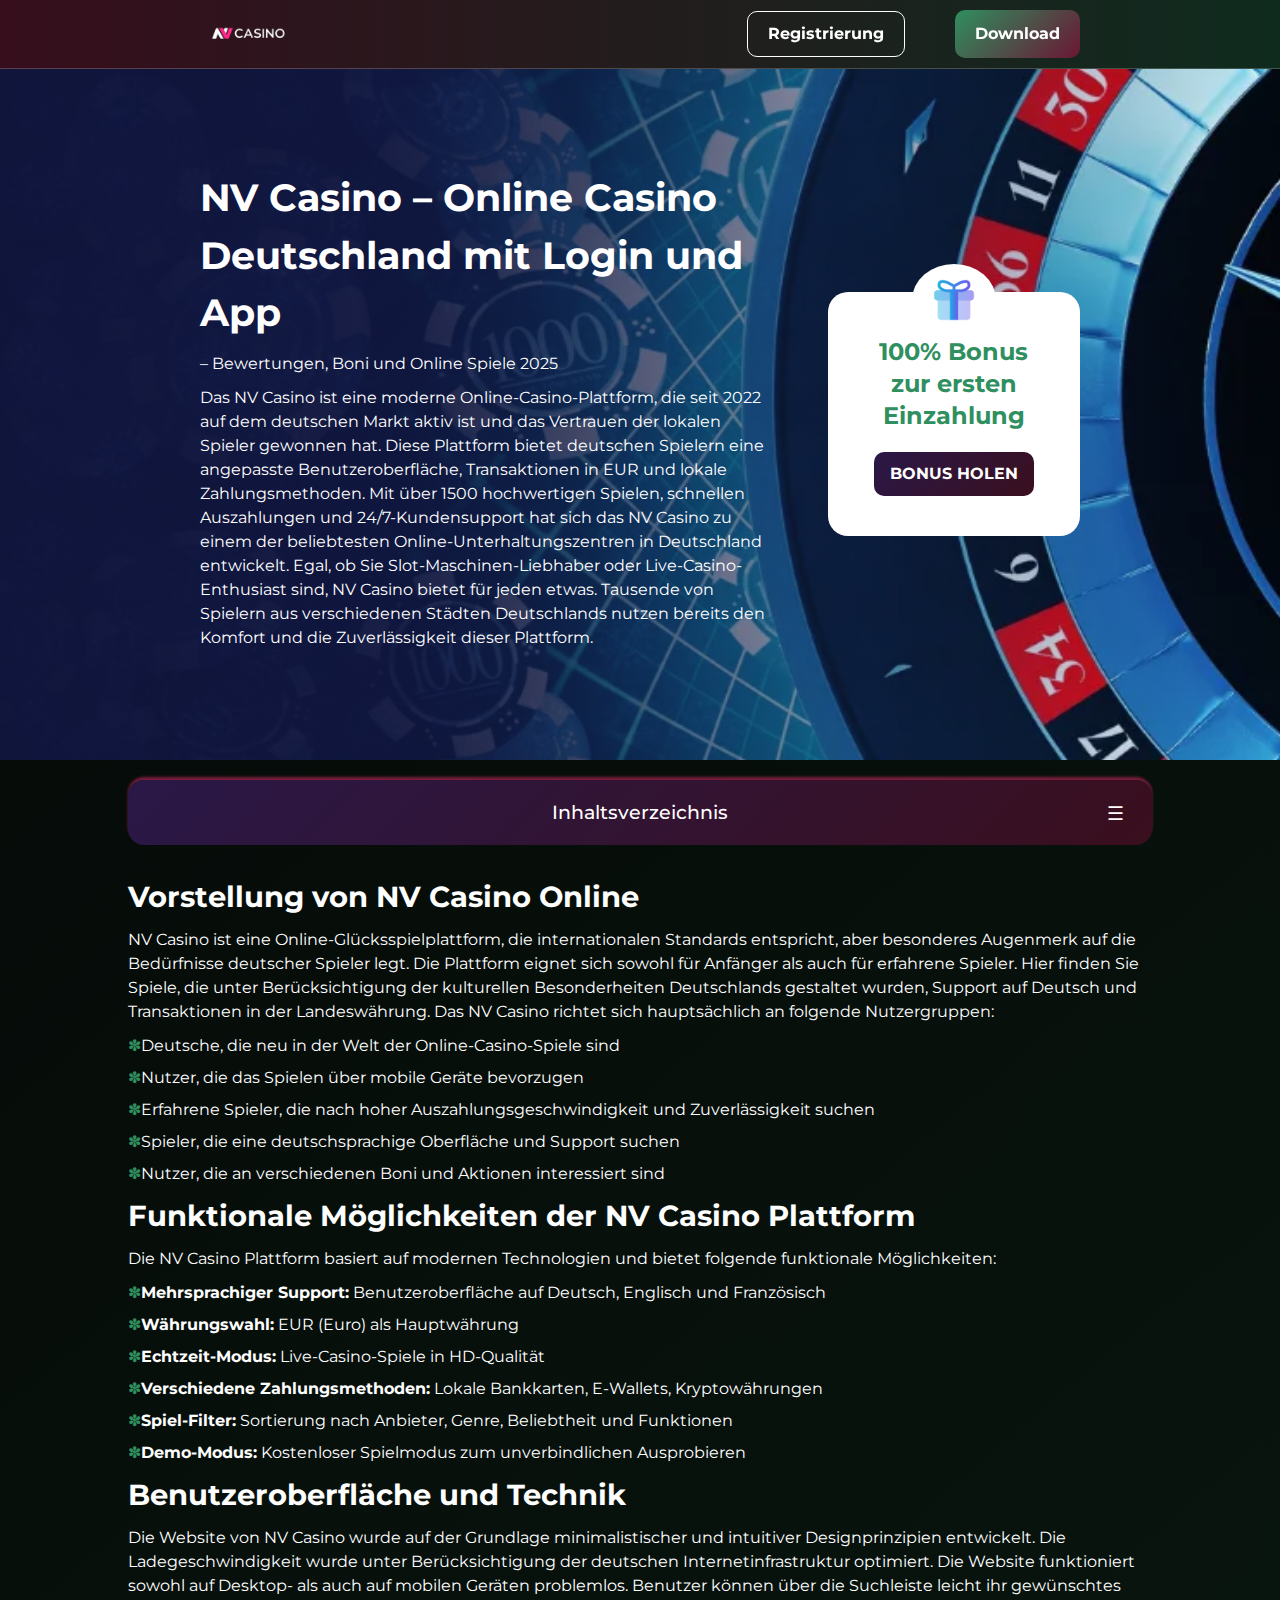
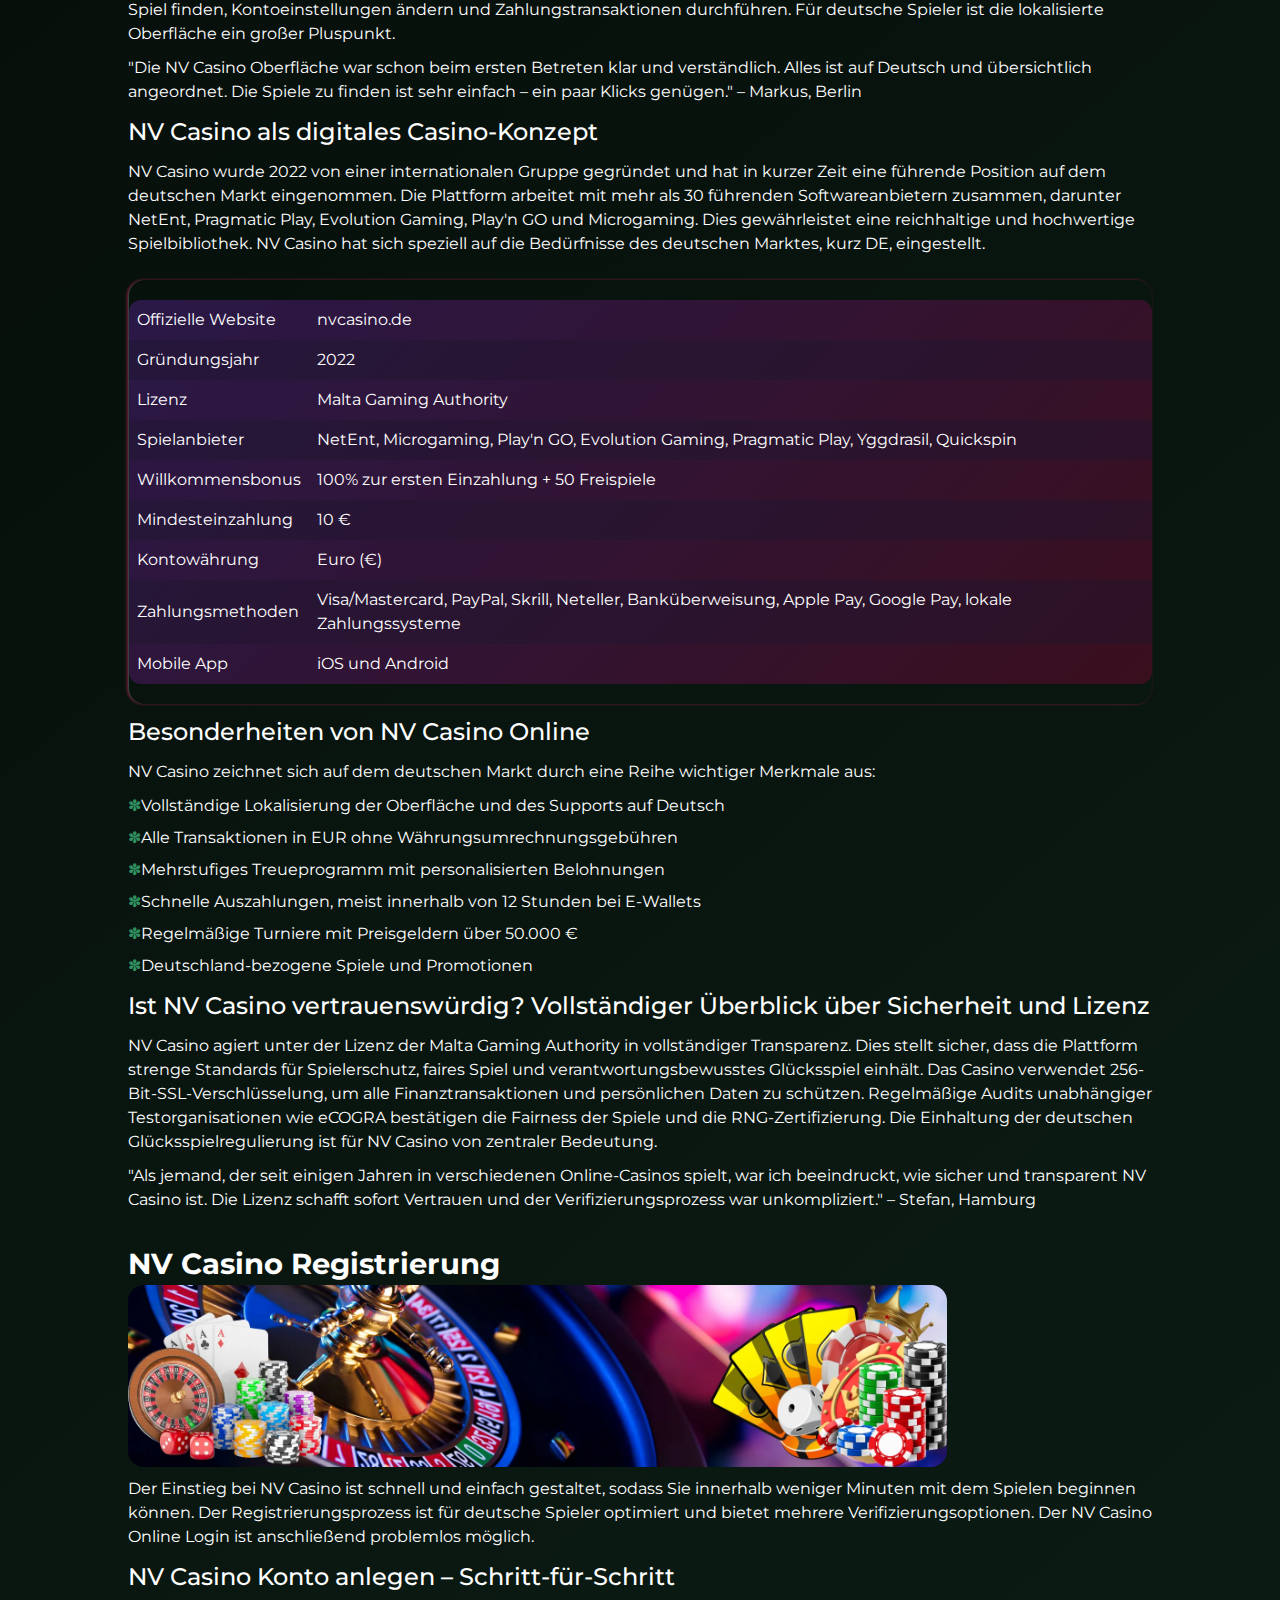
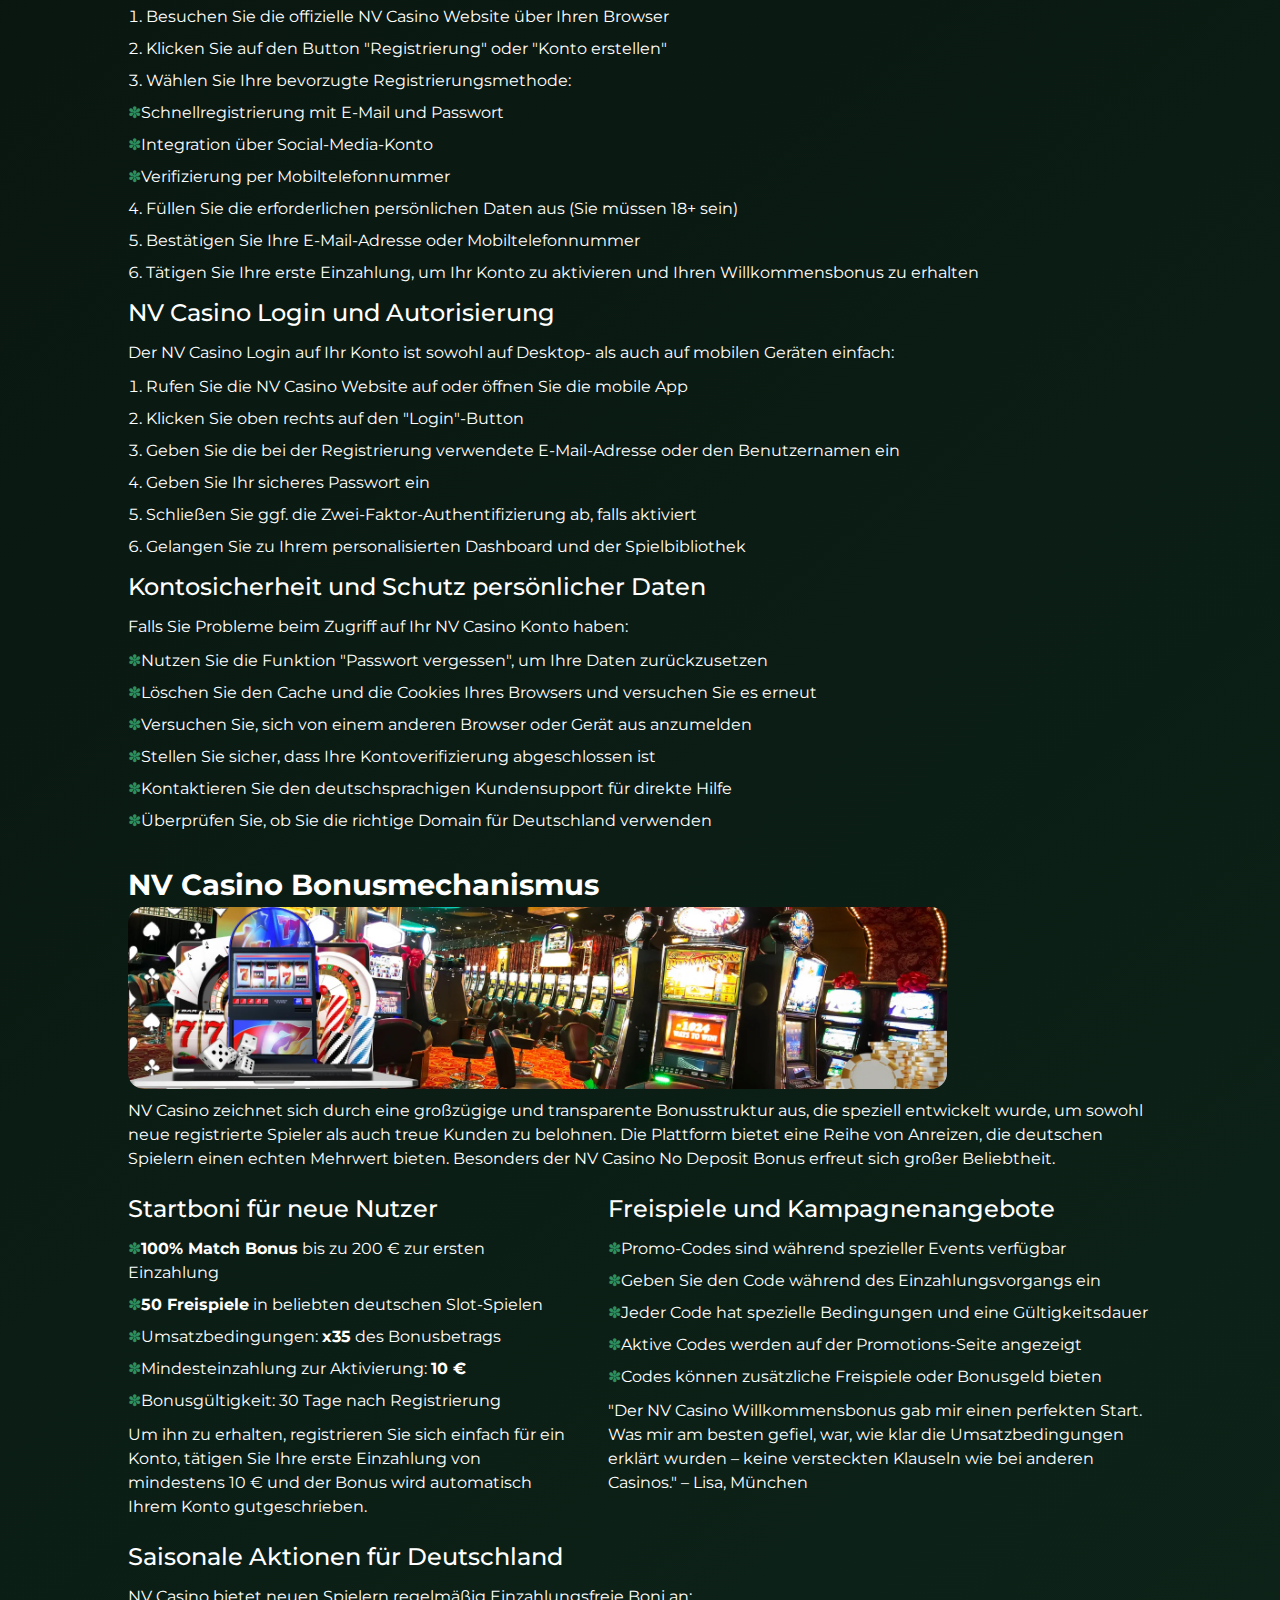
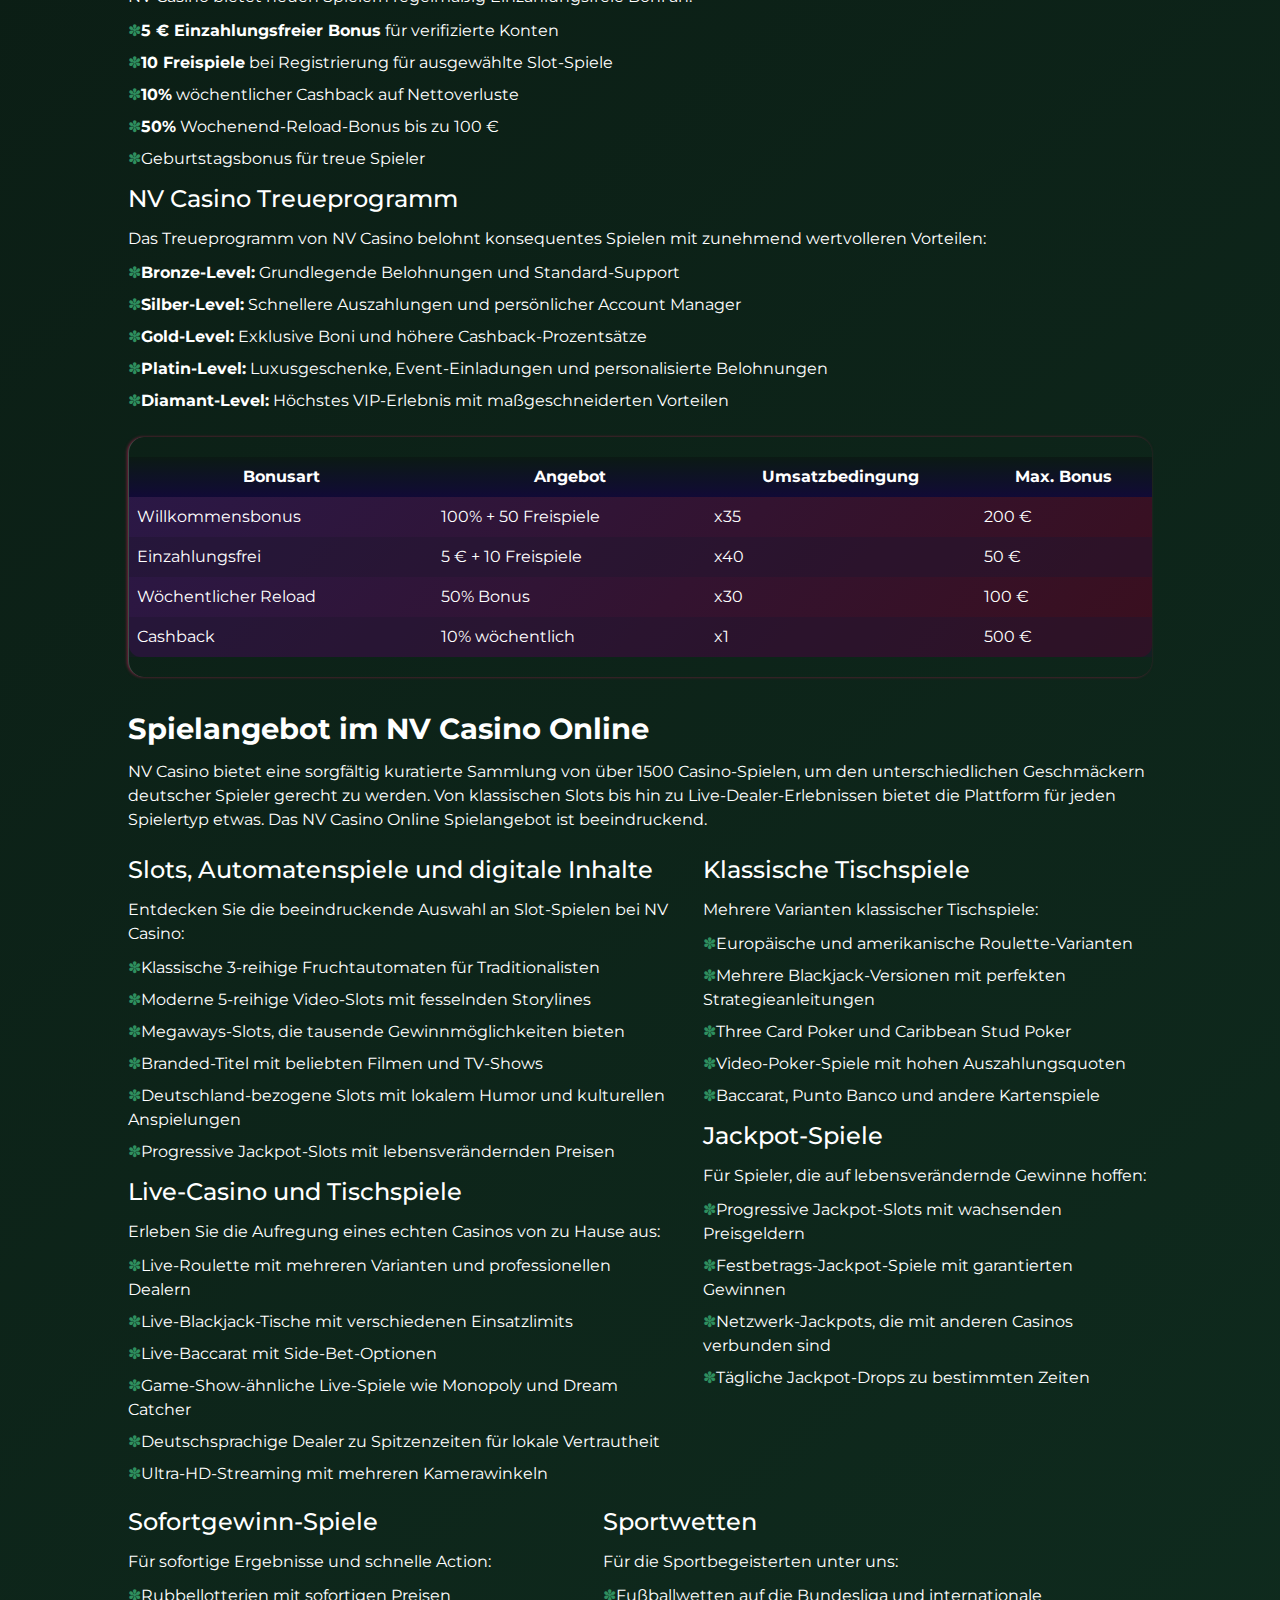
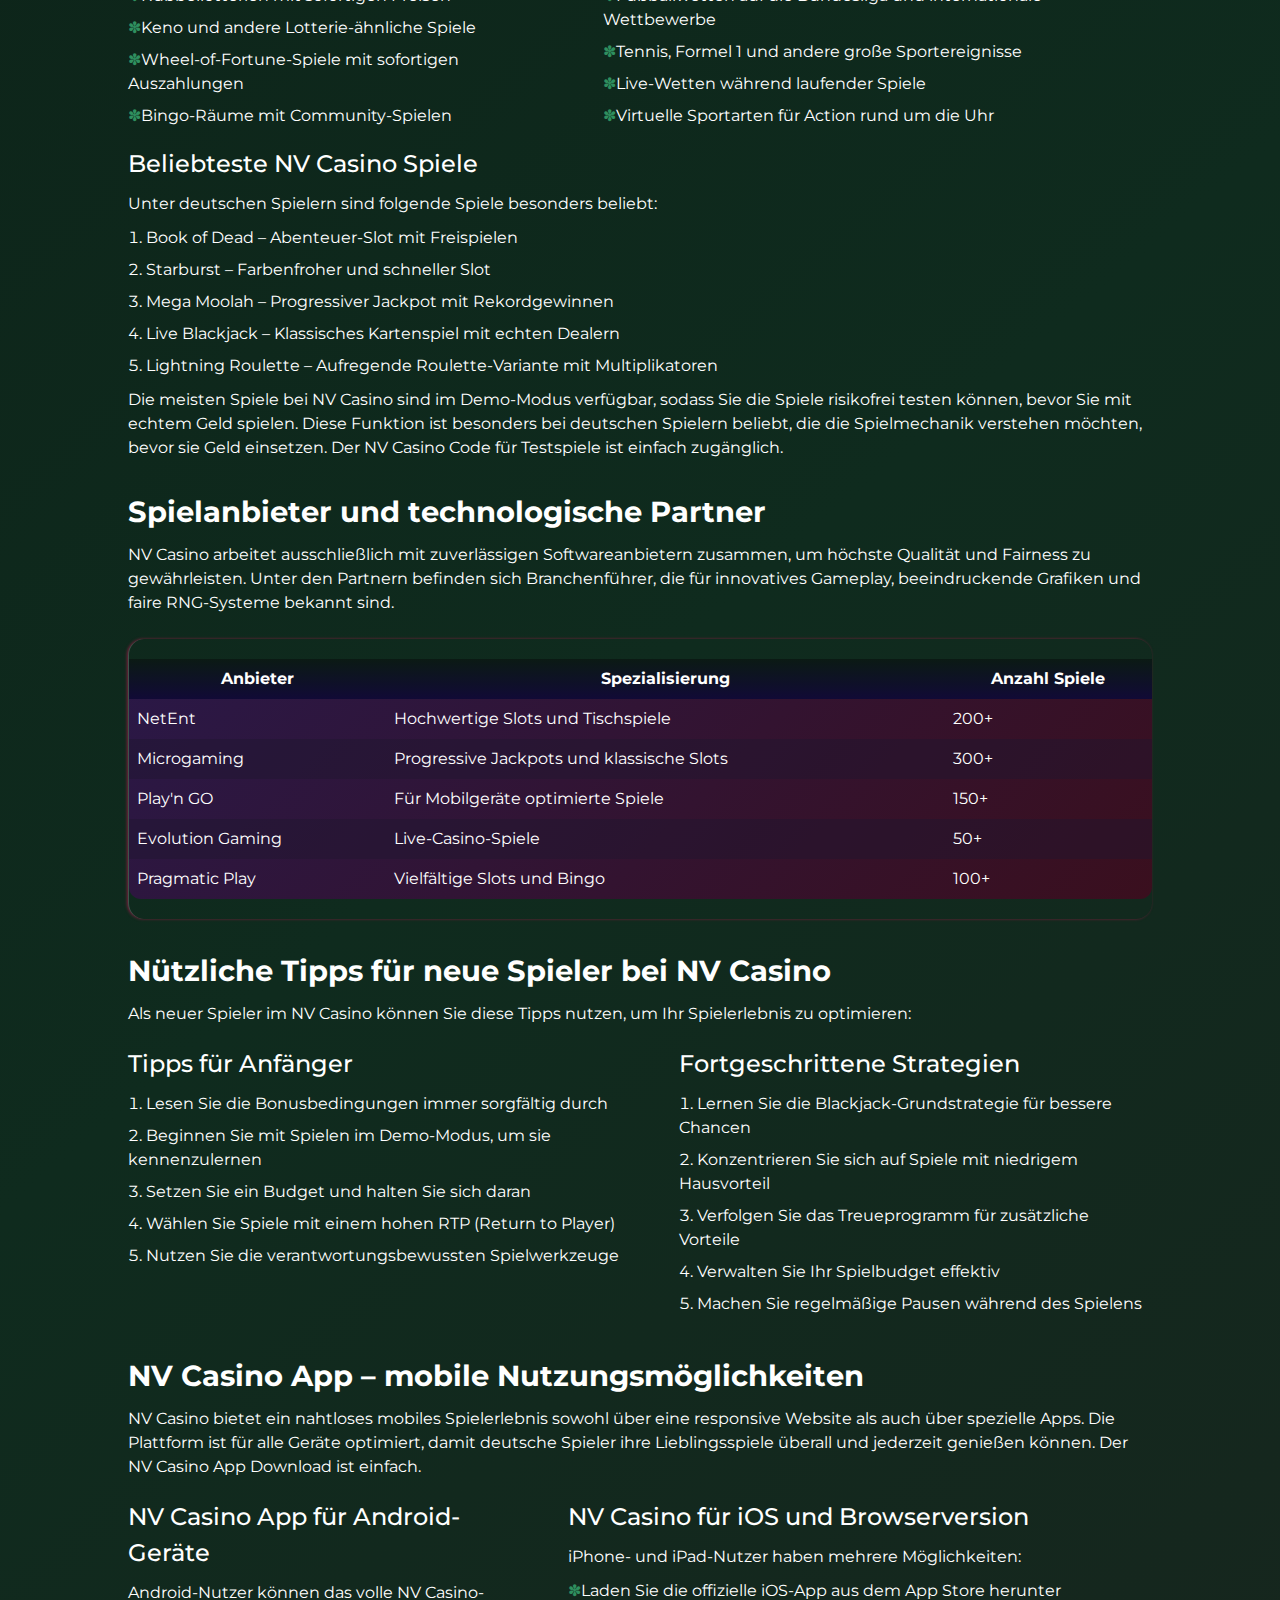
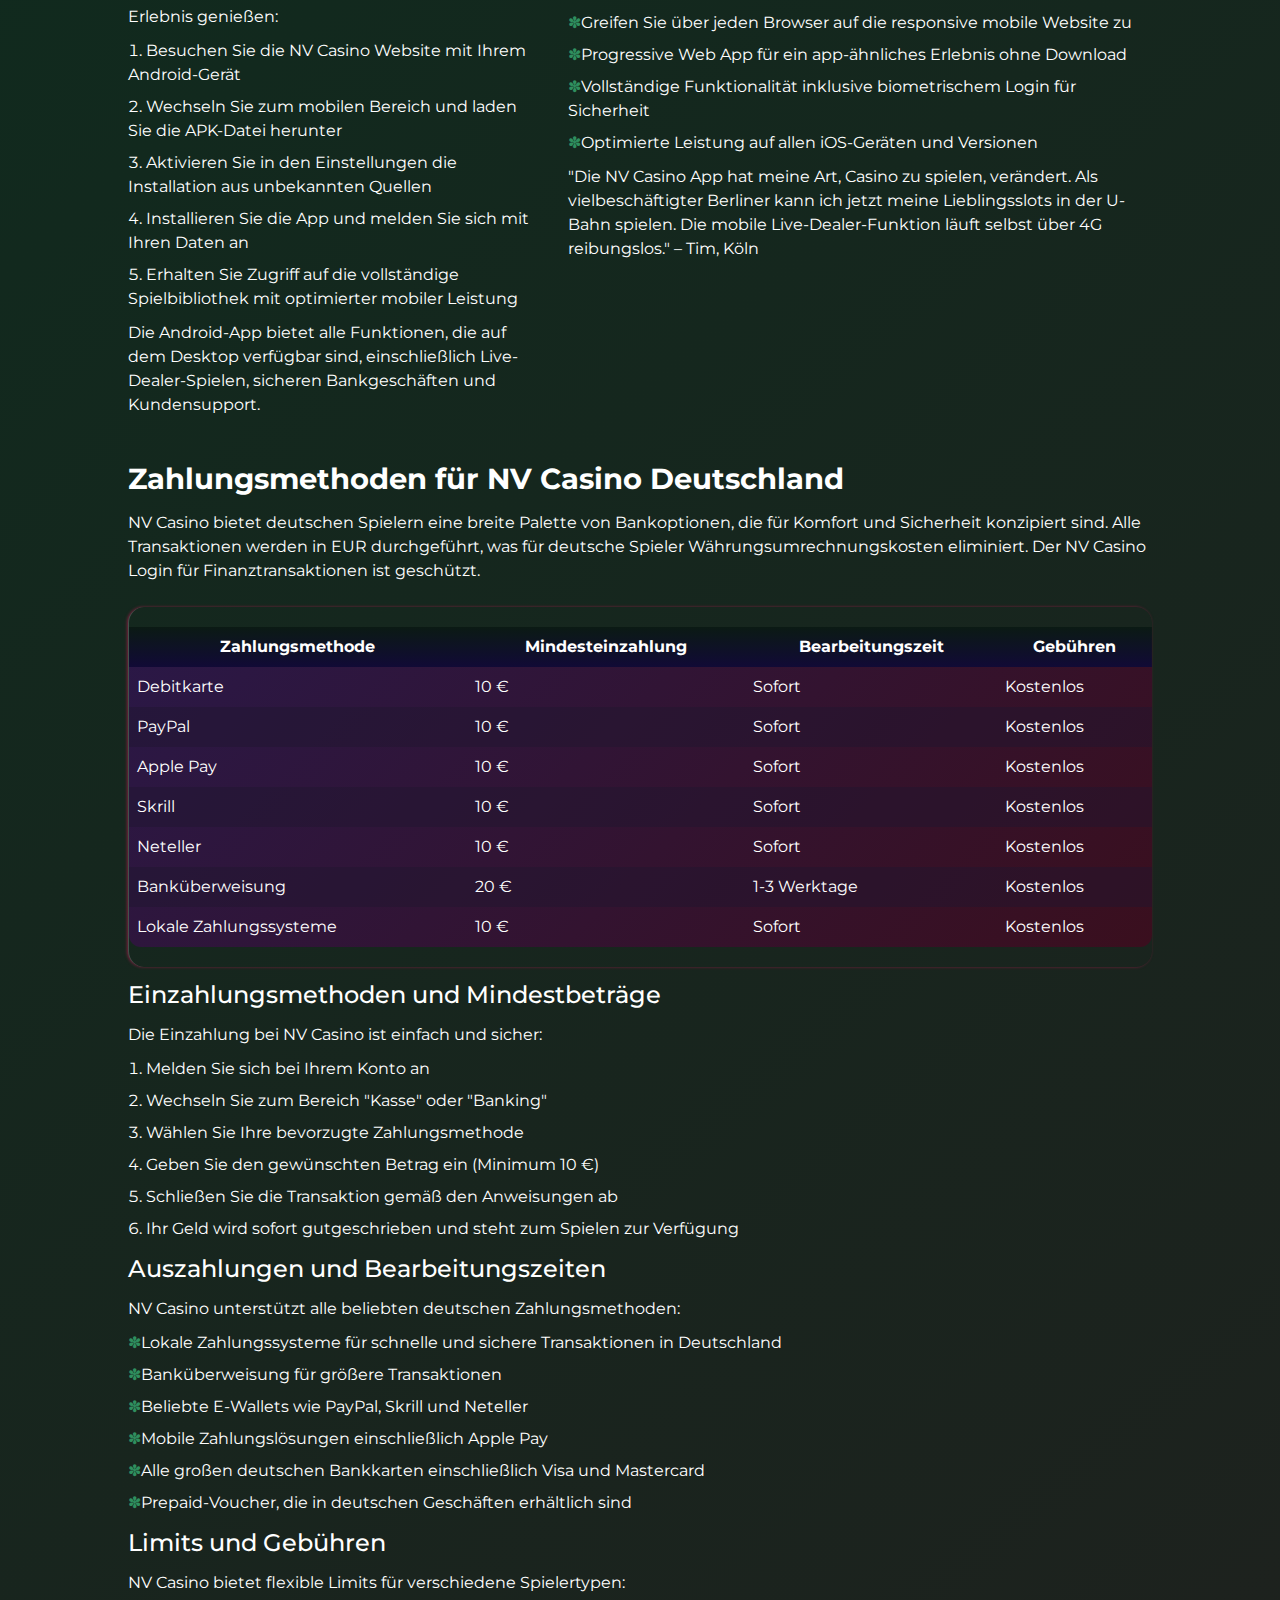
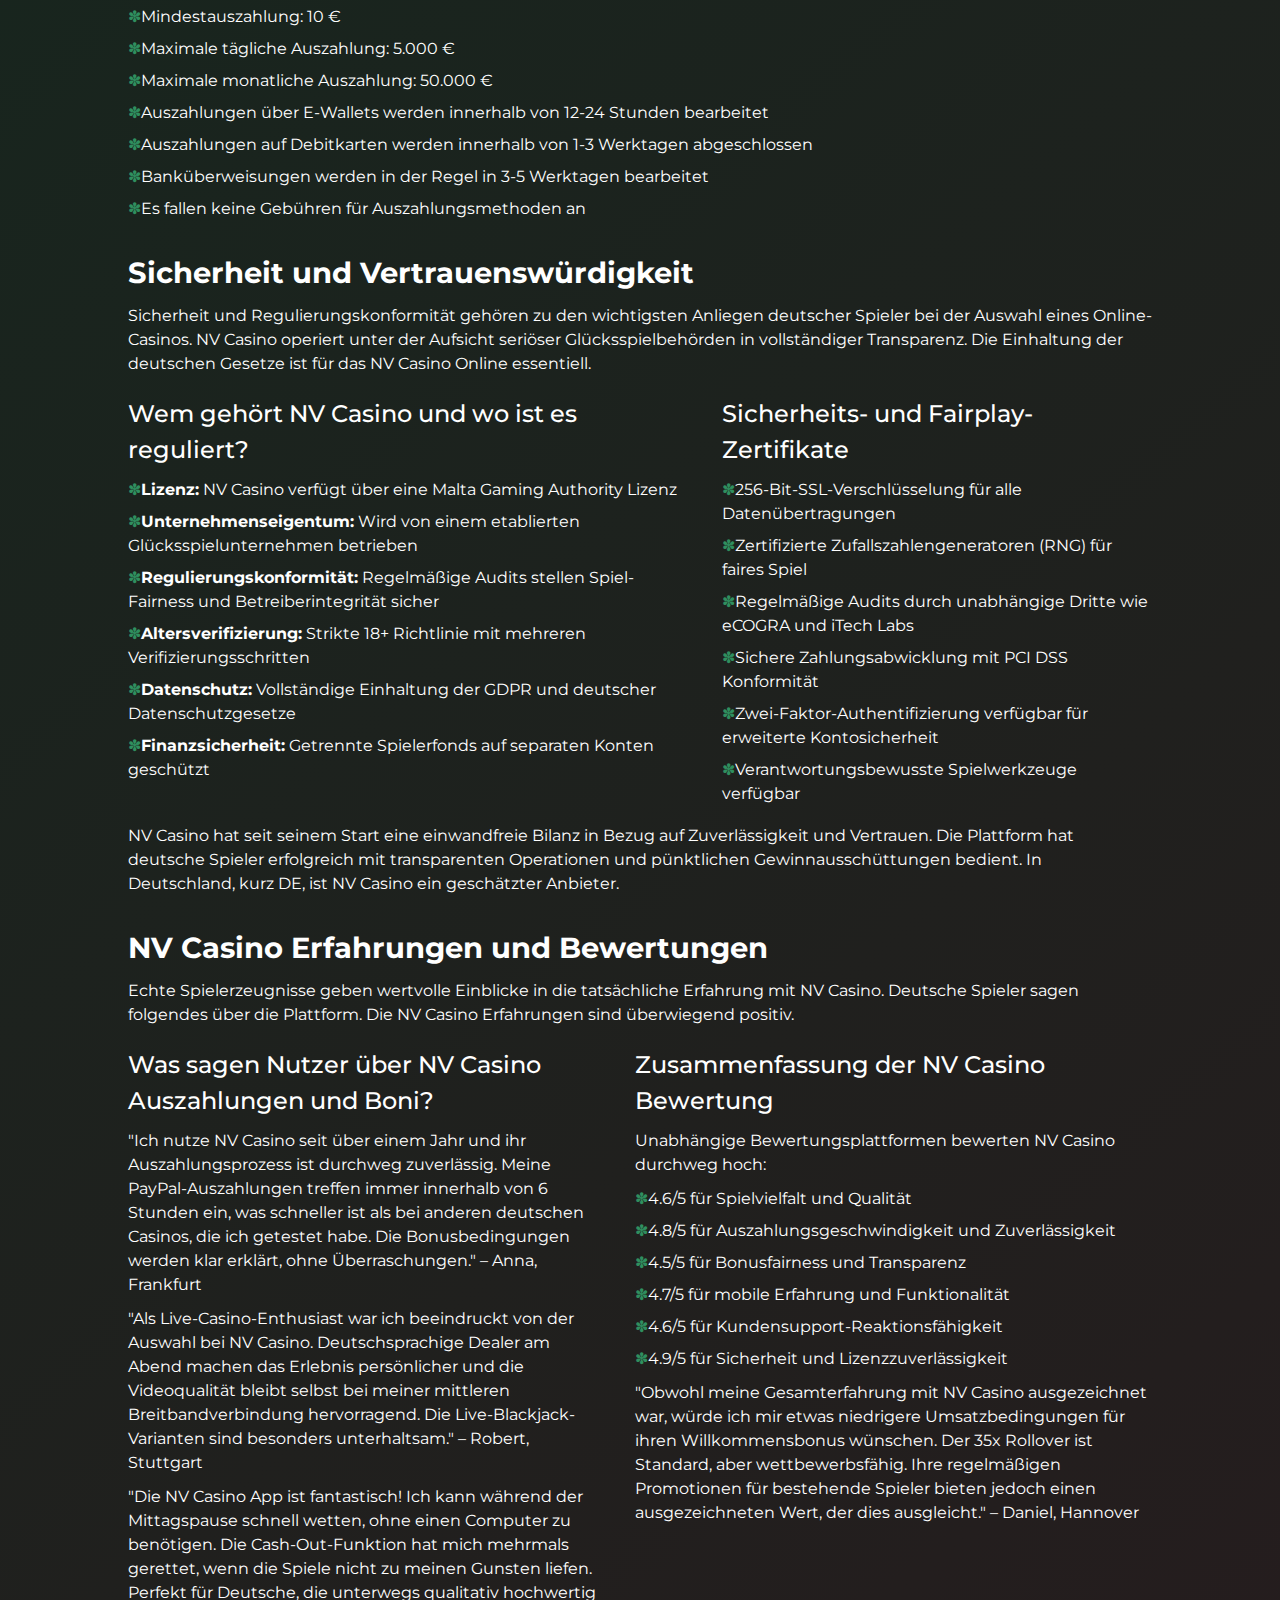
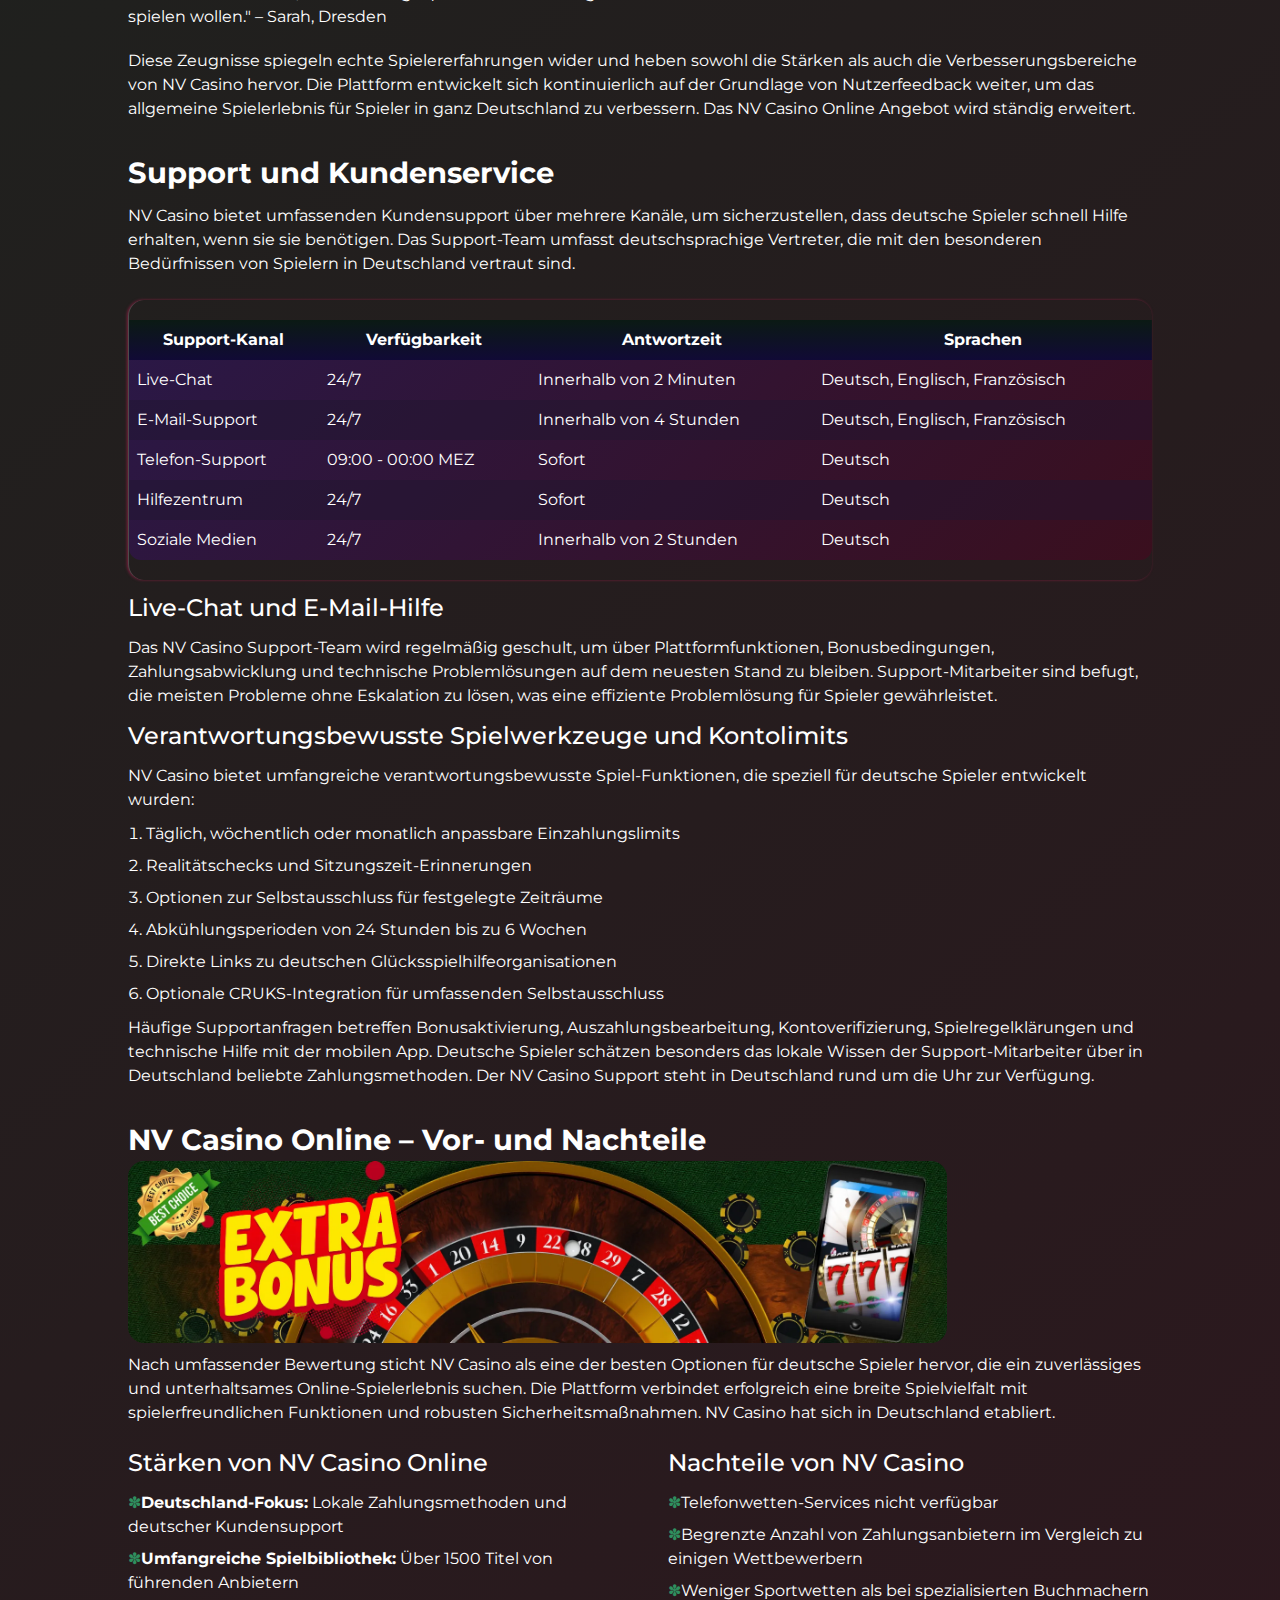
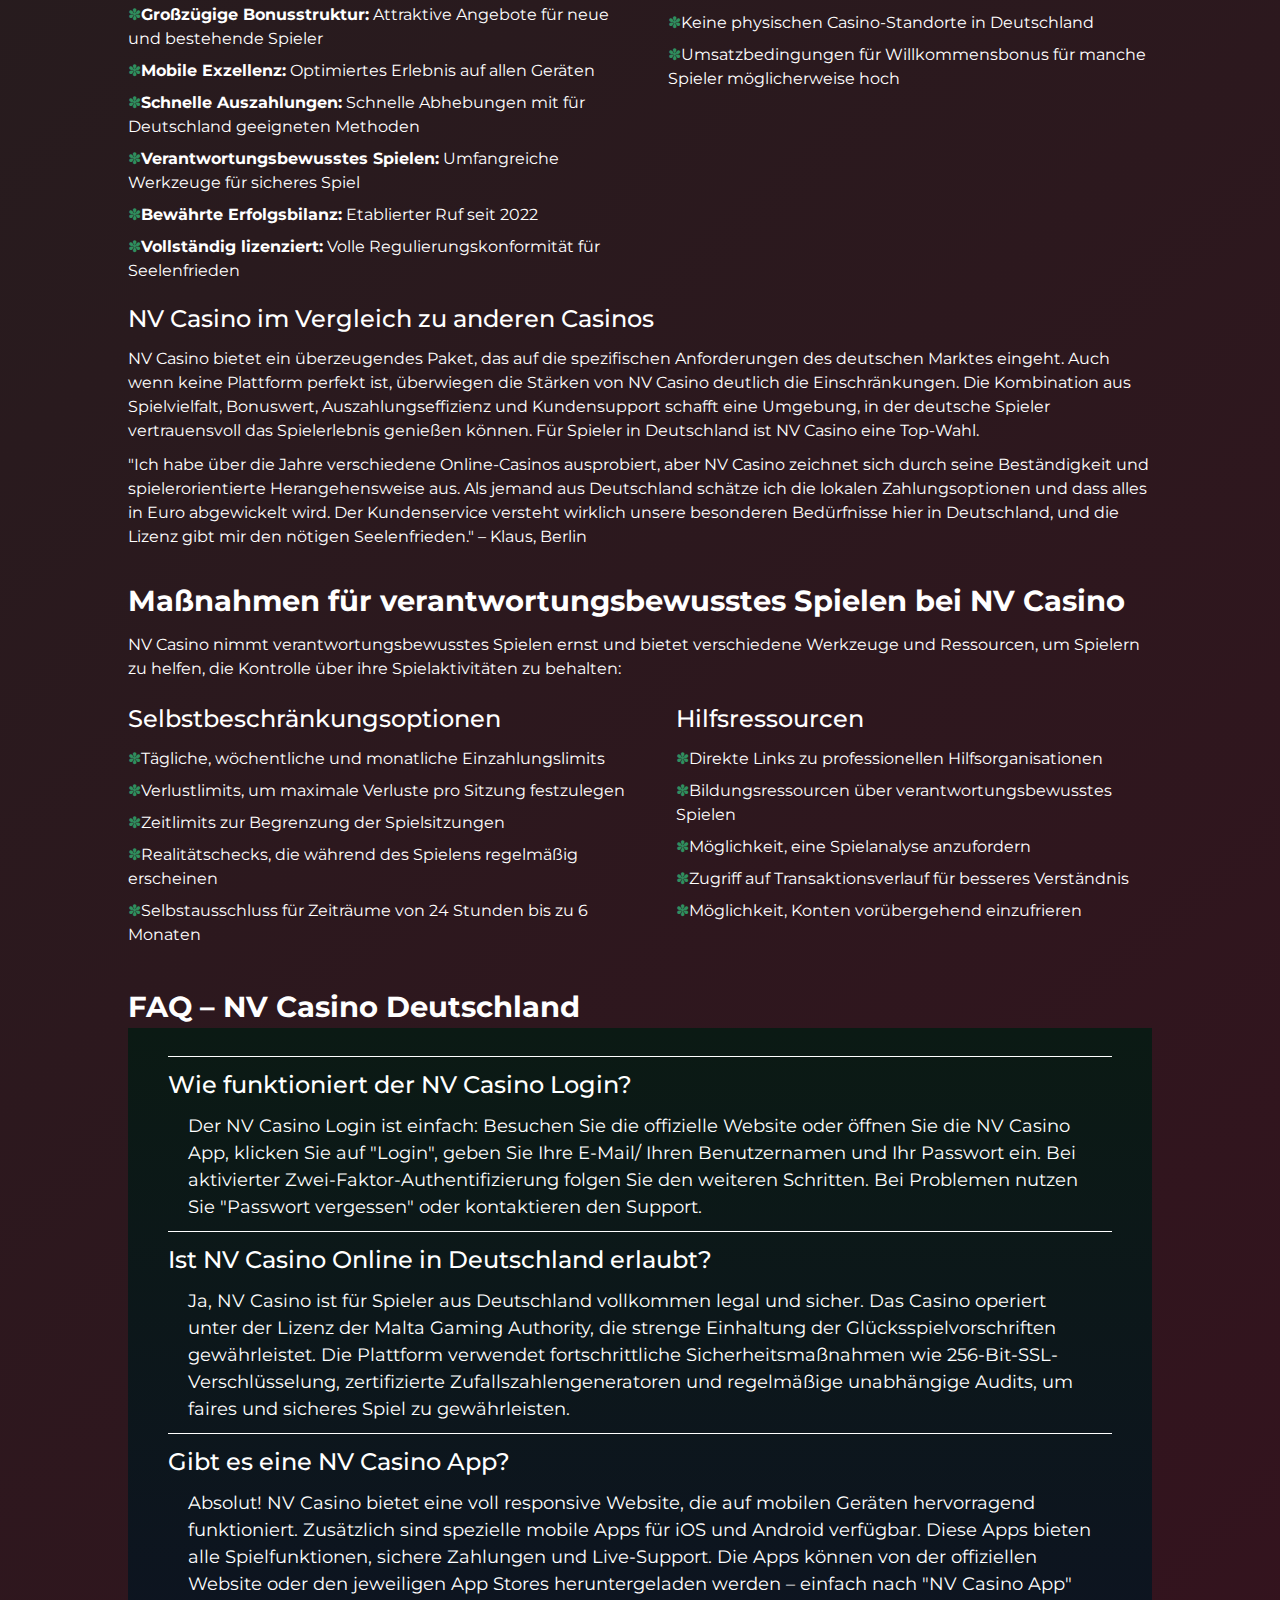
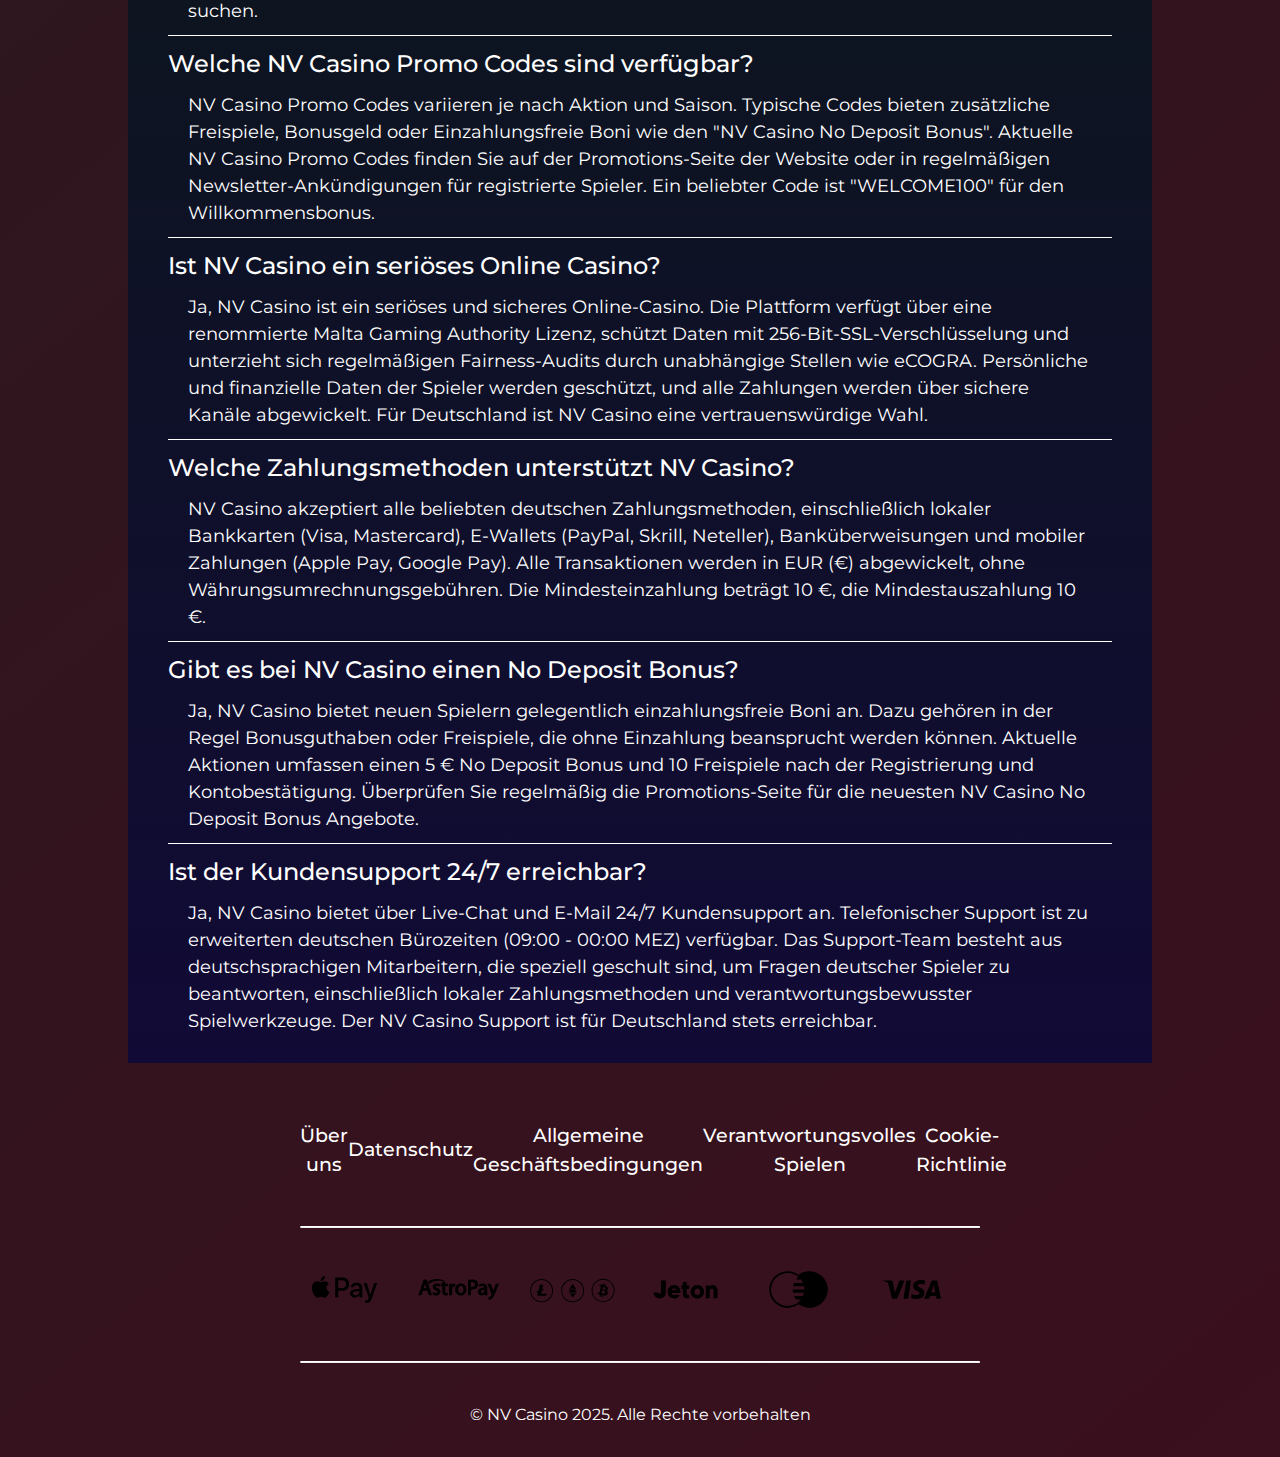
<file: index.html>
<!DOCTYPE html>
<html lang="de">

<head>
    <meta charset="UTF-8">
    <meta name="viewport" content="width=device-width, initial-scale=1.0">
    <link rel="stylesheet" href="style.css">
    <link rel="shortcut icon" href="favicon.ico" type="image/x-icon">
    <title>NV Casino Online 🎰 Deutschland | Login, App, Promo Code & Bonus</title>
    <meta name="description"
        content="NV Casino Online bietet Spielern aus Deutschland Casino-Spiele, sicheren Login, App-Zugriff und attraktive Bonusoptionen. Erfahre alles über NV Casino hier.">
    <meta name="googlebot" content="index,follow,noarchive">

    <link rel="alternate" hreflang="de-DE" href="https://hausboot-urlaub-schwerin.de/de-de/">
    <link rel="alternate" hreflang="x-default" href="https://hausboot-urlaub-schwerin.de/">
    <link rel="canonical" href="https://hausboot-urlaub-schwerin.de/de-de/">

    <meta property="og:type" content="website" />
    <meta property="og:title" content="NV Casino Online 🎰 Deutschland | Login, App, Promo Code & Bonus" />
    <meta property="og:description"
        content="NV Casino Online bietet Spielern aus Deutschland Casino-Spiele, sicheren Login, App-Zugriff und attraktive Bonusoptionen. Erfahre alles über NV Casino hier." />
    <meta property="og:url" content="https://hausboot-urlaub-schwerin.de/" />
    <meta property="og:site_name" content="NV Casino" />
    <meta property="og:image" content="https://hausboot-urlaub-schwerin.de/img/1.webp" />
    <meta property="og:locale" content="de_DE" />

    <meta name="twitter:card" content="summary_large_image" />
    <meta name="twitter:title" content="NV Casino Online 🎰 Deutschland | Login, App, Promo Code & Bonus" />
    <meta name="twitter:description"
        content="NV Casino Online bietet Spielern aus Deutschland Casino-Spiele, sicheren Login, App-Zugriff und attraktive Bonusoptionen. Erfahre alles über NV Casino hier." />
    <meta name="twitter:image" content="https://hausboot-urlaub-schwerin.de/img/1.webp" />

    <script type="application/ld+json">
    {
        "@context": "https://schema.org",
        "@type": "Article",
        "headline": "NV Casino Online 🎰 Deutschland | Login, App, Promo Code & Bonus",
        "description": "NV Casino Online bietet Spielern aus Deutschland Casino-Spiele, sicheren Login, App-Zugriff und attraktive Bonusoptionen. Erfahre alles über NV Casino hier.",
        "mainEntityOfPage": {
            "@type": "WebPage",
            "@id": "https://hausboot-urlaub-schwerin.de/"
        },
        "author": {
            "@type": "Person",
            "name": "Thomas Schmidt",
            "url": "https://hausboot-urlaub-schwerin.de/"
        },
        "publisher": {
            "@type": "Organization",
            "name": "NV Casino",
            "logo": {
                "@type": "ImageObject",
                "url": "https://hausboot-urlaub-schwerin.de/img/logo.webp"
            }
        },
        "datePublished": "2025-12-22",
        "dateModified": "2025-12-22"
    }
    </script>

    <script type="application/ld+json">
    {
        "@context": "https://schema.org",
        "@type": "WebSite",
        "url": "https://hausboot-urlaub-schwerin.de/",
        "name": "NV Casino",
        "description": "Deutsches Online Casino NV Casino: Spiele, Boni und vollständige Bewertungen.",
        "inLanguage": "de-DE"
    }
    </script>

    <script type="application/ld+json">
    {
        "@context": "https://schema.org",
        "@type": "BreadcrumbList",
        "itemListElement": [{
                "@type": "ListItem",
                "position": 1,
                "name": "Startseite",
                "item": "https://hausboot-urlaub-schwerin.de/"
            },
            {
                "@type": "ListItem",
                "position": 2,
                "name": "🎰+100%",
                "item": "https://hausboot-urlaub-schwerin.de/"
            }
        ]
    }
    </script>

    <script type="application/ld+json">
    {
      "@context": "https://schema.org",
      "@type": "FAQPage",
      "mainEntity": [
        {
          "@type": "Question",
          "name": "Wie kann ich mich beim NV Casino registrieren?",
          "acceptedAnswer": {
            "@type": "Answer",
            "text": "Die Registrierung dauert 2 Minuten: E-Mail, Telefonnummer und Passwort. Sofortige Bestätigung."
          }
        },
        {
          "@type": "Question",
          "name": "Gibt es eine mobile App?",
          "acceptedAnswer": {
            "@type": "Answer",
            "text": "Ja, iOS- und Android-Apps sind mit allen Spielen verfügbar."
          }
        },
        {
          "@type": "Question",
          "name": "Wie erhalte ich den Willkommensbonus?",
          "acceptedAnswer": {
            "@type": "Answer",
            "text": "Nach der Registrierung und der ersten Einzahlung erhalten Sie einen Bonus von bis zu 100%."
          }
        },
        {
          "@type": "Question",
          "name": "Wie lange dauern Auszahlungen?",
          "acceptedAnswer": {
            "@type": "Answer",
            "text": "Überweisungen: 1-3 Tage, E-Wallets: maximal 24 Stunden."
          }
        }
      ]
    }
    </script>
</head>

<body>

    <header>
        <div class="logo">
            <a href="/"><img src="./img/logo.webp" alt="NV Casino logo" width="140" height="70"></a>
        </div>

        <div class="header-btn">
            <a href="/play/" rel="nofollow" content="noindex" class="h-violet-btn">Registrierung</a>
            <a href="/play/" rel="nofollow" content="noindex" class="h-accent-btn">Download</a>
        </div>
    </header>

    <main>
        <div class="promo">
            <div class="promo-l">
                <h1>NV Casino – Online Casino Deutschland mit Login und App</h1>
                <p class="txt">
                    – Bewertungen, Boni und Online Spiele 2025
                </p>
                <p class="txt">
                    Das NV Casino ist eine moderne Online-Casino-Plattform, die seit 2022 auf dem deutschen Markt aktiv
                    ist und das Vertrauen der lokalen Spieler gewonnen hat. Diese Plattform bietet deutschen Spielern
                    eine angepasste Benutzeroberfläche, Transaktionen in EUR und lokale Zahlungsmethoden. Mit über 1500
                    hochwertigen Spielen, schnellen Auszahlungen und 24/7-Kundensupport hat sich das NV Casino zu einem
                    der beliebtesten Online-Unterhaltungszentren in Deutschland entwickelt. Egal, ob Sie
                    Slot-Maschinen-Liebhaber oder Live-Casino-Enthusiast sind, NV Casino bietet für jeden etwas.
                    Tausende von Spielern aus verschiedenen Städten Deutschlands nutzen bereits den Komfort und die
                    Zuverlässigkeit dieser Plattform.
                </p>
            </div>

            <div class="promo-gift">
                <div class="gift-box">
                    <img class="gift-zoom" src="./img/gift.webp" alt="Bonusgeschenk" width="50" height="50">
                </div>

                <p class="txt-accent">
                    100% Bonus zur ersten Einzahlung
                </p>

                <a href="/play/" rel="nofollow" content="noindex" class="btn-accent">Bonus holen</a>
            </div>
        </div>

        <div class="wrapper">
            <div class="navigation">
                <input type="checkbox" id="toggle-nav" hidden>
                <label for="toggle-nav" class="txt-nav">Inhaltsverzeichnis</label>

                <ul class="nav-list">
                    <li class="nav-item"><a href="#review">NV Casino Bewertung</a></li>
                    <li class="nav-item"><a href="#inscription">Registrierung und NV Casino Login</a></li>
                    <li class="nav-item"><a href="#bonus">NV Casino Bonus: vollständiger Überblick</a></li>
                    <li class="nav-item"><a href="#jeux">Spielvielfalt im NV Online Casino</a></li>
                    <li class="nav-item"><a href="#prestataires">NV Casino App</a></li>
                    <li class="nav-item"><a href="#conseils">Finanztransaktionen bei NV Casino</a></li>
                    <li class="nav-item"><a href="#mobile">Sicherheit und Lizenz bei NV Casino</a></li>
                    <li class="nav-item"><a href="#demo">Entdecken Sie NV Casino Erfahrungen deutscher Spieler</a></li>
                    <li class="nav-item"><a href="#deposit">Kundensupport bei NV Casino</a></li>
                    <li class="nav-item"><a href="#withdrawal">Vorteile und Nachteile des NV Casinos</a></li>
                    <li class="nav-item"><a href="#limites">FAQ</a></li>
                </ul>
            </div>

            <div class="container" id="review">
                <h2>Vorstellung von NV Casino Online</h2>
                <p class="txt">
                    NV Casino ist eine Online-Glücksspielplattform, die internationalen Standards entspricht, aber
                    besonderes Augenmerk auf die Bedürfnisse deutscher Spieler legt. Die Plattform eignet sich sowohl
                    für Anfänger als auch für erfahrene Spieler. Hier finden Sie Spiele, die unter Berücksichtigung der
                    kulturellen Besonderheiten Deutschlands gestaltet wurden, Support auf Deutsch und Transaktionen in
                    der Landeswährung. Das NV Casino richtet sich hauptsächlich an folgende Nutzergruppen:
                </p>
                <ul>
                    <li>Deutsche, die neu in der Welt der Online-Casino-Spiele sind</li>
                    <li>Nutzer, die das Spielen über mobile Geräte bevorzugen</li>
                    <li>Erfahrene Spieler, die nach hoher Auszahlungsgeschwindigkeit und Zuverlässigkeit suchen</li>
                    <li>Spieler, die eine deutschsprachige Oberfläche und Support suchen</li>
                    <li>Nutzer, die an verschiedenen Boni und Aktionen interessiert sind</li>
                </ul>

                <h2>Funktionale Möglichkeiten der NV Casino Plattform</h2>
                <p class="txt">
                    Die NV Casino Plattform basiert auf modernen Technologien und bietet folgende funktionale
                    Möglichkeiten:
                </p>
                <ul>
                    <li><strong>Mehrsprachiger Support:</strong> Benutzeroberfläche auf Deutsch, Englisch und
                        Französisch</li>
                    <li><strong>Währungswahl:</strong> EUR (Euro) als Hauptwährung</li>
                    <li><strong>Echtzeit-Modus:</strong> Live-Casino-Spiele in HD-Qualität</li>
                    <li><strong>Verschiedene Zahlungsmethoden:</strong> Lokale Bankkarten, E-Wallets, Kryptowährungen
                    </li>
                    <li><strong>Spiel-Filter:</strong> Sortierung nach Anbieter, Genre, Beliebtheit und Funktionen</li>
                    <li><strong>Demo-Modus:</strong> Kostenloser Spielmodus zum unverbindlichen Ausprobieren</li>
                </ul>

                <h2>Benutzeroberfläche und Technik</h2>
                <p class="txt">
                    Die Website von NV Casino wurde auf der Grundlage minimalistischer und intuitiver Designprinzipien
                    entwickelt. Die Ladegeschwindigkeit wurde unter Berücksichtigung der deutschen Internetinfrastruktur
                    optimiert. Die Website funktioniert sowohl auf Desktop- als auch auf mobilen Geräten problemlos.
                    Benutzer können über die Suchleiste leicht ihr gewünschtes Spiel finden, Kontoeinstellungen ändern
                    und Zahlungstransaktionen durchführen. Für deutsche Spieler ist die lokalisierte Oberfläche ein
                    großer Pluspunkt.
                </p>
                <p class="txt">
                    "Die NV Casino Oberfläche war schon beim ersten Betreten klar und verständlich. Alles ist auf
                    Deutsch und übersichtlich angeordnet. Die Spiele zu finden ist sehr einfach – ein paar Klicks
                    genügen." – Markus, Berlin
                </p>

                <h3>NV Casino als digitales Casino-Konzept</h3>
                <p class="txt">
                    NV Casino wurde 2022 von einer internationalen Gruppe gegründet und hat in kurzer Zeit eine führende
                    Position auf dem deutschen Markt eingenommen. Die Plattform arbeitet mit mehr als 30 führenden
                    Softwareanbietern zusammen, darunter NetEnt, Pragmatic Play, Evolution Gaming, Play'n GO und
                    Microgaming. Dies gewährleistet eine reichhaltige und hochwertige Spielbibliothek. NV Casino hat
                    sich speziell auf die Bedürfnisse des deutschen Marktes, kurz DE, eingestellt.
                </p>

                <div class="table-wrapper">
                    <table>
                        <tbody>
                            <tr>
                                <td>Offizielle Website</td>
                                <td>nvcasino.de</td>
                            </tr>
                            <tr>
                                <td>Gründungsjahr</td>
                                <td>2022</td>
                            </tr>
                            <tr>
                                <td>Lizenz</td>
                                <td>Malta Gaming Authority</td>
                            </tr>
                            <tr>
                                <td>Spielanbieter</td>
                                <td>NetEnt, Microgaming, Play'n GO, Evolution Gaming, Pragmatic Play, Yggdrasil,
                                    Quickspin</td>
                            </tr>
                            <tr>
                                <td>Willkommensbonus</td>
                                <td>100% zur ersten Einzahlung + 50 Freispiele</td>
                            </tr>
                            <tr>
                                <td>Mindesteinzahlung</td>
                                <td>10 €</td>
                            </tr>
                            <tr>
                                <td>Kontowährung</td>
                                <td>Euro (€)</td>
                            </tr>
                            <tr>
                                <td>Zahlungsmethoden</td>
                                <td>Visa/Mastercard, PayPal, Skrill, Neteller, Banküberweisung, Apple Pay, Google Pay,
                                    lokale Zahlungssysteme</td>
                            </tr>
                            <tr>
                                <td>Mobile App</td>
                                <td>iOS und Android</td>
                            </tr>
                        </tbody>
                    </table>
                </div>

                <h3>Besonderheiten von NV Casino Online</h3>
                <p class="txt">
                    NV Casino zeichnet sich auf dem deutschen Markt durch eine Reihe wichtiger Merkmale aus:
                </p>
                <ul>
                    <li>Vollständige Lokalisierung der Oberfläche und des Supports auf Deutsch</li>
                    <li>Alle Transaktionen in EUR ohne Währungsumrechnungsgebühren</li>
                    <li>Mehrstufiges Treueprogramm mit personalisierten Belohnungen</li>
                    <li>Schnelle Auszahlungen, meist innerhalb von 12 Stunden bei E-Wallets</li>
                    <li>Regelmäßige Turniere mit Preisgeldern über 50.000 €</li>
                    <li>Deutschland-bezogene Spiele und Promotionen</li>
                </ul>

                <h3>Ist NV Casino vertrauenswürdig? Vollständiger Überblick über Sicherheit und Lizenz</h3>
                <p class="txt">
                    NV Casino agiert unter der Lizenz der Malta Gaming Authority in vollständiger Transparenz. Dies
                    stellt sicher, dass die Plattform strenge Standards für Spielerschutz, faires Spiel und
                    verantwortungsbewusstes Glücksspiel einhält. Das Casino verwendet 256-Bit-SSL-Verschlüsselung, um
                    alle Finanztransaktionen und persönlichen Daten zu schützen. Regelmäßige Audits unabhängiger
                    Testorganisationen wie eCOGRA bestätigen die Fairness der Spiele und die RNG-Zertifizierung. Die
                    Einhaltung der deutschen Glücksspielregulierung ist für NV Casino von zentraler Bedeutung.
                </p>
                <p class="txt">
                    "Als jemand, der seit einigen Jahren in verschiedenen Online-Casinos spielt, war ich beeindruckt,
                    wie sicher und transparent NV Casino ist. Die Lizenz schafft sofort Vertrauen und der
                    Verifizierungsprozess war unkompliziert." – Stefan, Hamburg
                </p>
            </div>

            <div class="container" id="inscription">
                <h2>NV Casino Registrierung</h2>
                <img src="./img/3.webp" alt="NV Casino Registrierung" width="1000" height="800">
                <p class="txt">
                    Der Einstieg bei NV Casino ist schnell und einfach gestaltet, sodass Sie innerhalb weniger Minuten
                    mit dem Spielen beginnen können. Der Registrierungsprozess ist für deutsche Spieler optimiert und
                    bietet mehrere Verifizierungsoptionen. Der NV Casino Online Login ist anschließend problemlos
                    möglich.
                </p>

                <h3>NV Casino Konto anlegen – Schritt-für-Schritt</h3>
                <ol>
                    <li>Besuchen Sie die offizielle NV Casino Website über Ihren Browser</li>
                    <li>Klicken Sie auf den Button "Registrierung" oder "Konto erstellen"</li>
                    <li>Wählen Sie Ihre bevorzugte Registrierungsmethode:
                        <ul>
                            <li>Schnellregistrierung mit E-Mail und Passwort</li>
                            <li>Integration über Social-Media-Konto</li>
                            <li>Verifizierung per Mobiltelefonnummer</li>
                        </ul>
                    </li>
                    <li>Füllen Sie die erforderlichen persönlichen Daten aus (Sie müssen 18+ sein)</li>
                    <li>Bestätigen Sie Ihre E-Mail-Adresse oder Mobiltelefonnummer</li>
                    <li>Tätigen Sie Ihre erste Einzahlung, um Ihr Konto zu aktivieren und Ihren Willkommensbonus zu
                        erhalten</li>
                </ol>

                <h3>NV Casino Login und Autorisierung</h3>
                <p class="txt">
                    Der NV Casino Login auf Ihr Konto ist sowohl auf Desktop- als auch auf mobilen Geräten einfach:
                </p>
                <ol>
                    <li>Rufen Sie die NV Casino Website auf oder öffnen Sie die mobile App</li>
                    <li>Klicken Sie oben rechts auf den "Login"-Button</li>
                    <li>Geben Sie die bei der Registrierung verwendete E-Mail-Adresse oder den Benutzernamen ein</li>
                    <li>Geben Sie Ihr sicheres Passwort ein</li>
                    <li>Schließen Sie ggf. die Zwei-Faktor-Authentifizierung ab, falls aktiviert</li>
                    <li>Gelangen Sie zu Ihrem personalisierten Dashboard und der Spielbibliothek</li>
                </ol>

                <h3>Kontosicherheit und Schutz persönlicher Daten</h3>
                <p class="txt">
                    Falls Sie Probleme beim Zugriff auf Ihr NV Casino Konto haben:
                </p>
                <ul>
                    <li>Nutzen Sie die Funktion "Passwort vergessen", um Ihre Daten zurückzusetzen</li>
                    <li>Löschen Sie den Cache und die Cookies Ihres Browsers und versuchen Sie es erneut</li>
                    <li>Versuchen Sie, sich von einem anderen Browser oder Gerät aus anzumelden</li>
                    <li>Stellen Sie sicher, dass Ihre Kontoverifizierung abgeschlossen ist</li>
                    <li>Kontaktieren Sie den deutschsprachigen Kundensupport für direkte Hilfe</li>
                    <li>Überprüfen Sie, ob Sie die richtige Domain für Deutschland verwenden</li>
                </ul>
            </div>

            <div class="container" id="bonus">
                <h2>NV Casino Bonusmechanismus</h2>
                <img src="./img/1.webp" alt="NV Casino Bonus" width="1000" height="800">
                <p class="txt">
                    NV Casino zeichnet sich durch eine großzügige und transparente Bonusstruktur aus, die speziell
                    entwickelt wurde, um sowohl neue registrierte Spieler als auch treue Kunden zu belohnen. Die
                    Plattform bietet eine Reihe von Anreizen, die deutschen Spielern einen echten Mehrwert bieten.
                    Besonders der NV Casino No Deposit Bonus erfreut sich großer Beliebtheit.
                </p>

                <div class="promoties-bonus">
                    <div>
                        <h3>Startboni für neue Nutzer</h3>
                        <ul>
                            <li><strong>100% Match Bonus</strong> bis zu 200 € zur ersten Einzahlung</li>
                            <li><strong>50 Freispiele</strong> in beliebten deutschen Slot-Spielen</li>
                            <li>Umsatzbedingungen: <strong>x35</strong> des Bonusbetrags</li>
                            <li>Mindesteinzahlung zur Aktivierung: <strong>10 €</strong></li>
                            <li>Bonusgültigkeit: 30 Tage nach Registrierung</li>
                        </ul>
                        <p class="txt">
                            Um ihn zu erhalten, registrieren Sie sich einfach für ein Konto, tätigen Sie Ihre erste
                            Einzahlung von mindestens 10 € und der Bonus wird automatisch Ihrem Konto gutgeschrieben.
                        </p>
                    </div>

                    <div>
                        <h3>Freispiele und Kampagnenangebote</h3>
                        <ul>
                            <li>Promo-Codes sind während spezieller Events verfügbar</li>
                            <li>Geben Sie den Code während des Einzahlungsvorgangs ein</li>
                            <li>Jeder Code hat spezielle Bedingungen und eine Gültigkeitsdauer</li>
                            <li>Aktive Codes werden auf der Promotions-Seite angezeigt</li>
                            <li>Codes können zusätzliche Freispiele oder Bonusgeld bieten</li>
                        </ul>
                        <p class="txt">
                            "Der NV Casino Willkommensbonus gab mir einen perfekten Start. Was mir am besten gefiel,
                            war, wie klar die Umsatzbedingungen erklärt wurden – keine versteckten Klauseln wie bei
                            anderen Casinos." – Lisa, München
                        </p>
                    </div>
                </div>

                <h3>Saisonale Aktionen für Deutschland</h3>
                <p class="txt">
                    NV Casino bietet neuen Spielern regelmäßig Einzahlungsfreie Boni an:
                </p>
                <ul>
                    <li><strong>5 € Einzahlungsfreier Bonus</strong> für verifizierte Konten</li>
                    <li><strong>10 Freispiele</strong> bei Registrierung für ausgewählte Slot-Spiele</li>
                    <li><strong>10%</strong> wöchentlicher Cashback auf Nettoverluste</li>
                    <li><strong>50%</strong> Wochenend-Reload-Bonus bis zu 100 €</li>
                    <li>Geburtstagsbonus für treue Spieler</li>
                </ul>

                <h3>NV Casino Treueprogramm</h3>
                <p class="txt">
                    Das Treueprogramm von NV Casino belohnt konsequentes Spielen mit zunehmend wertvolleren Vorteilen:
                </p>
                <ul>
                    <li><strong>Bronze-Level:</strong> Grundlegende Belohnungen und Standard-Support</li>
                    <li><strong>Silber-Level:</strong> Schnellere Auszahlungen und persönlicher Account Manager</li>
                    <li><strong>Gold-Level:</strong> Exklusive Boni und höhere Cashback-Prozentsätze</li>
                    <li><strong>Platin-Level:</strong> Luxusgeschenke, Event-Einladungen und personalisierte Belohnungen
                    </li>
                    <li><strong>Diamant-Level:</strong> Höchstes VIP-Erlebnis mit maßgeschneiderten Vorteilen</li>
                </ul>

                <div class="table-wrapper">
                    <table>
                        <thead>
                            <tr>
                                <th>Bonusart</th>
                                <th>Angebot</th>
                                <th>Umsatzbedingung</th>
                                <th>Max. Bonus</th>
                            </tr>
                        </thead>
                        <tbody>
                            <tr>
                                <td>Willkommensbonus</td>
                                <td>100% + 50 Freispiele</td>
                                <td>x35</td>
                                <td>200 €</td>
                            </tr>
                            <tr>
                                <td>Einzahlungsfrei</td>
                                <td>5 € + 10 Freispiele</td>
                                <td>x40</td>
                                <td>50 €</td>
                            </tr>
                            <tr>
                                <td>Wöchentlicher Reload</td>
                                <td>50% Bonus</td>
                                <td>x30</td>
                                <td>100 €</td>
                            </tr>
                            <tr>
                                <td>Cashback</td>
                                <td>10% wöchentlich</td>
                                <td>x1</td>
                                <td>500 €</td>
                            </tr>
                        </tbody>
                    </table>
                </div>
            </div>

            <div class="container" id="jeux">
                <h2>Spielangebot im NV Casino Online</h2>
                <p class="txt">
                    NV Casino bietet eine sorgfältig kuratierte Sammlung von über 1500 Casino-Spielen, um den
                    unterschiedlichen Geschmäckern deutscher Spieler gerecht zu werden. Von klassischen Slots bis hin zu
                    Live-Dealer-Erlebnissen bietet die Plattform für jeden Spielertyp etwas. Das NV Casino Online
                    Spielangebot ist beeindruckend.
                </p>

                <div class="promoties-bonus">
                    <div>
                        <h3>Slots, Automatenspiele und digitale Inhalte</h3>
                        <p class="txt">
                            Entdecken Sie die beeindruckende Auswahl an Slot-Spielen bei NV Casino:
                        </p>
                        <ul>
                            <li>Klassische 3-reihige Fruchtautomaten für Traditionalisten</li>
                            <li>Moderne 5-reihige Video-Slots mit fesselnden Storylines</li>
                            <li>Megaways-Slots, die tausende Gewinnmöglichkeiten bieten</li>
                            <li>Branded-Titel mit beliebten Filmen und TV-Shows</li>
                            <li>Deutschland-bezogene Slots mit lokalem Humor und kulturellen Anspielungen</li>
                            <li>Progressive Jackpot-Slots mit lebensverändernden Preisen</li>
                        </ul>

                        <h3>Live-Casino und Tischspiele</h3>
                        <p class="txt">
                            Erleben Sie die Aufregung eines echten Casinos von zu Hause aus:
                        </p>
                        <ul>
                            <li>Live-Roulette mit mehreren Varianten und professionellen Dealern</li>
                            <li>Live-Blackjack-Tische mit verschiedenen Einsatzlimits</li>
                            <li>Live-Baccarat mit Side-Bet-Optionen</li>
                            <li>Game-Show-ähnliche Live-Spiele wie Monopoly und Dream Catcher</li>
                            <li>Deutschsprachige Dealer zu Spitzenzeiten für lokale Vertrautheit</li>
                            <li>Ultra-HD-Streaming mit mehreren Kamerawinkeln</li>
                        </ul>
                    </div>

                    <div>
                        <h3>Klassische Tischspiele</h3>
                        <p class="txt">
                            Mehrere Varianten klassischer Tischspiele:
                        </p>
                        <ul>
                            <li>Europäische und amerikanische Roulette-Varianten</li>
                            <li>Mehrere Blackjack-Versionen mit perfekten Strategieanleitungen</li>
                            <li>Three Card Poker und Caribbean Stud Poker</li>
                            <li>Video-Poker-Spiele mit hohen Auszahlungsquoten</li>
                            <li>Baccarat, Punto Banco und andere Kartenspiele</li>
                        </ul>

                        <h3>Jackpot-Spiele</h3>
                        <p class="txt">
                            Für Spieler, die auf lebensverändernde Gewinne hoffen:
                        </p>
                        <ul>
                            <li>Progressive Jackpot-Slots mit wachsenden Preisgeldern</li>
                            <li>Festbetrags-Jackpot-Spiele mit garantierten Gewinnen</li>
                            <li>Netzwerk-Jackpots, die mit anderen Casinos verbunden sind</li>
                            <li>Tägliche Jackpot-Drops zu bestimmten Zeiten</li>
                        </ul>
                    </div>
                </div>

                <div class="promoties-bonus">
                    <div>
                        <h3>Sofortgewinn-Spiele</h3>
                        <p class="txt">
                            Für sofortige Ergebnisse und schnelle Action:
                        </p>
                        <ul>
                            <li>Rubbellotterien mit sofortigen Preisen</li>
                            <li>Keno und andere Lotterie-ähnliche Spiele</li>
                            <li>Wheel-of-Fortune-Spiele mit sofortigen Auszahlungen</li>
                            <li>Bingo-Räume mit Community-Spielen</li>
                        </ul>
                    </div>

                    <div>
                        <h3>Sportwetten</h3>
                        <p class="txt">
                            Für die Sportbegeisterten unter uns:
                        </p>
                        <ul>
                            <li>Fußballwetten auf die Bundesliga und internationale Wettbewerbe</li>
                            <li>Tennis, Formel 1 und andere große Sportereignisse</li>
                            <li>Live-Wetten während laufender Spiele</li>
                            <li>Virtuelle Sportarten für Action rund um die Uhr</li>
                        </ul>
                    </div>
                </div>

                <h3>Beliebteste NV Casino Spiele</h3>
                <p class="txt">
                    Unter deutschen Spielern sind folgende Spiele besonders beliebt:
                </p>
                <ol>
                    <li>Book of Dead – Abenteuer-Slot mit Freispielen</li>
                    <li>Starburst – Farbenfroher und schneller Slot</li>
                    <li>Mega Moolah – Progressiver Jackpot mit Rekordgewinnen</li>
                    <li>Live Blackjack – Klassisches Kartenspiel mit echten Dealern</li>
                    <li>Lightning Roulette – Aufregende Roulette-Variante mit Multiplikatoren</li>
                </ol>

                <p class="txt">
                    Die meisten Spiele bei NV Casino sind im Demo-Modus verfügbar, sodass Sie die Spiele risikofrei
                    testen können, bevor Sie mit echtem Geld spielen. Diese Funktion ist besonders bei deutschen
                    Spielern beliebt, die die Spielmechanik verstehen möchten, bevor sie Geld einsetzen. Der NV Casino
                    Code für Testspiele ist einfach zugänglich.
                </p>
            </div>

            <div class="container" id="prestataires">
                <h2>Spielanbieter und technologische Partner</h2>
                <p class="txt">
                    NV Casino arbeitet ausschließlich mit zuverlässigen Softwareanbietern zusammen, um höchste Qualität
                    und Fairness zu gewährleisten. Unter den Partnern befinden sich Branchenführer, die für innovatives
                    Gameplay, beeindruckende Grafiken und faire RNG-Systeme bekannt sind.
                </p>

                <div class="table-wrapper">
                    <table>
                        <thead>
                            <tr>
                                <th>Anbieter</th>
                                <th>Spezialisierung</th>
                                <th>Anzahl Spiele</th>
                            </tr>
                        </thead>
                        <tbody>
                            <tr>
                                <td>NetEnt</td>
                                <td>Hochwertige Slots und Tischspiele</td>
                                <td>200+</td>
                            </tr>
                            <tr>
                                <td>Microgaming</td>
                                <td>Progressive Jackpots und klassische Slots</td>
                                <td>300+</td>
                            </tr>
                            <tr>
                                <td>Play'n GO</td>
                                <td>Für Mobilgeräte optimierte Spiele</td>
                                <td>150+</td>
                            </tr>
                            <tr>
                                <td>Evolution Gaming</td>
                                <td>Live-Casino-Spiele</td>
                                <td>50+</td>
                            </tr>
                            <tr>
                                <td>Pragmatic Play</td>
                                <td>Vielfältige Slots und Bingo</td>
                                <td>100+</td>
                            </tr>
                        </tbody>
                    </table>
                </div>
            </div>

            <div class="container">
                <h2>Nützliche Tipps für neue Spieler bei NV Casino</h2>
                <p class="txt">
                    Als neuer Spieler im NV Casino können Sie diese Tipps nutzen, um Ihr Spielerlebnis zu optimieren:
                </p>

                <div class="promoties-bonus">
                    <div>
                        <h3>Tipps für Anfänger</h3>
                        <ol>
                            <li>Lesen Sie die Bonusbedingungen immer sorgfältig durch</li>
                            <li>Beginnen Sie mit Spielen im Demo-Modus, um sie kennenzulernen</li>
                            <li>Setzen Sie ein Budget und halten Sie sich daran</li>
                            <li>Wählen Sie Spiele mit einem hohen RTP (Return to Player)</li>
                            <li>Nutzen Sie die verantwortungsbewussten Spielwerkzeuge</li>
                        </ol>
                    </div>

                    <div>
                        <h3>Fortgeschrittene Strategien</h3>
                        <ol>
                            <li>Lernen Sie die Blackjack-Grundstrategie für bessere Chancen</li>
                            <li>Konzentrieren Sie sich auf Spiele mit niedrigem Hausvorteil</li>
                            <li>Verfolgen Sie das Treueprogramm für zusätzliche Vorteile</li>
                            <li>Verwalten Sie Ihr Spielbudget effektiv</li>
                            <li>Machen Sie regelmäßige Pausen während des Spielens</li>
                        </ol>
                    </div>
                </div>
            </div>

            <div class="container" id="prestataires">
                <h2>NV Casino App – mobile Nutzungsmöglichkeiten</h2>
                <p class="txt">
                    NV Casino bietet ein nahtloses mobiles Spielerlebnis sowohl über eine responsive Website als auch
                    über spezielle Apps. Die Plattform ist für alle Geräte optimiert, damit deutsche Spieler ihre
                    Lieblingsspiele überall und jederzeit genießen können. Der NV Casino App Download ist einfach.
                </p>

                <div class="promoties-bonus">
                    <div>
                        <h3>NV Casino App für Android-Geräte</h3>
                        <p class="txt">
                            Android-Nutzer können das volle NV Casino-Erlebnis genießen:
                        </p>
                        <ol>
                            <li>Besuchen Sie die NV Casino Website mit Ihrem Android-Gerät</li>
                            <li>Wechseln Sie zum mobilen Bereich und laden Sie die APK-Datei herunter</li>
                            <li>Aktivieren Sie in den Einstellungen die Installation aus unbekannten Quellen</li>
                            <li>Installieren Sie die App und melden Sie sich mit Ihren Daten an</li>
                            <li>Erhalten Sie Zugriff auf die vollständige Spielbibliothek mit optimierter mobiler
                                Leistung</li>
                        </ol>
                        <p class="txt">
                            Die Android-App bietet alle Funktionen, die auf dem Desktop verfügbar sind, einschließlich
                            Live-Dealer-Spielen, sicheren Bankgeschäften und Kundensupport.
                        </p>
                    </div>

                    <div>
                        <h3>NV Casino für iOS und Browserversion</h3>
                        <p class="txt">
                            iPhone- und iPad-Nutzer haben mehrere Möglichkeiten:
                        </p>
                        <ul>
                            <li>Laden Sie die offizielle iOS-App aus dem App Store herunter</li>
                            <li>Greifen Sie über jeden Browser auf die responsive mobile Website zu</li>
                            <li>Progressive Web App für ein app-ähnliches Erlebnis ohne Download</li>
                            <li>Vollständige Funktionalität inklusive biometrischem Login für Sicherheit</li>
                            <li>Optimierte Leistung auf allen iOS-Geräten und Versionen</li>
                        </ul>
                        <p class="txt">
                            "Die NV Casino App hat meine Art, Casino zu spielen, verändert. Als vielbeschäftigter
                            Berliner kann ich jetzt meine Lieblingsslots in der U-Bahn spielen. Die mobile
                            Live-Dealer-Funktion läuft selbst über 4G reibungslos." – Tim, Köln
                        </p>
                    </div>
                </div>
            </div>

            <div class="container" id="conseils">
                <h2>Zahlungsmethoden für NV Casino Deutschland</h2>
                <p class="txt">
                    NV Casino bietet deutschen Spielern eine breite Palette von Bankoptionen, die für Komfort und
                    Sicherheit konzipiert sind. Alle Transaktionen werden in EUR durchgeführt, was für deutsche Spieler
                    Währungsumrechnungskosten eliminiert. Der NV Casino Login für Finanztransaktionen ist geschützt.
                </p>

                <div class="table-wrapper">
                    <table>
                        <thead>
                            <tr>
                                <th>Zahlungsmethode</th>
                                <th>Mindesteinzahlung</th>
                                <th>Bearbeitungszeit</th>
                                <th>Gebühren</th>
                            </tr>
                        </thead>
                        <tbody>
                            <tr>
                                <td>Debitkarte</td>
                                <td>10 €</td>
                                <td>Sofort</td>
                                <td>Kostenlos</td>
                            </tr>
                            <tr>
                                <td>PayPal</td>
                                <td>10 €</td>
                                <td>Sofort</td>
                                <td>Kostenlos</td>
                            </tr>
                            <tr>
                                <td>Apple Pay</td>
                                <td>10 €</td>
                                <td>Sofort</td>
                                <td>Kostenlos</td>
                            </tr>
                            <tr>
                                <td>Skrill</td>
                                <td>10 €</td>
                                <td>Sofort</td>
                                <td>Kostenlos</td>
                            </tr>
                            <tr>
                                <td>Neteller</td>
                                <td>10 €</td>
                                <td>Sofort</td>
                                <td>Kostenlos</td>
                            </tr>
                            <tr>
                                <td>Banküberweisung</td>
                                <td>20 €</td>
                                <td>1-3 Werktage</td>
                                <td>Kostenlos</td>
                            </tr>
                            <tr>
                                <td>Lokale Zahlungssysteme</td>
                                <td>10 €</td>
                                <td>Sofort</td>
                                <td>Kostenlos</td>
                            </tr>
                        </tbody>
                    </table>
                </div>

                <h3>Einzahlungsmethoden und Mindestbeträge</h3>
                <p class="txt">
                    Die Einzahlung bei NV Casino ist einfach und sicher:
                </p>
                <ol>
                    <li>Melden Sie sich bei Ihrem Konto an</li>
                    <li>Wechseln Sie zum Bereich "Kasse" oder "Banking"</li>
                    <li>Wählen Sie Ihre bevorzugte Zahlungsmethode</li>
                    <li>Geben Sie den gewünschten Betrag ein (Minimum 10 €)</li>
                    <li>Schließen Sie die Transaktion gemäß den Anweisungen ab</li>
                    <li>Ihr Geld wird sofort gutgeschrieben und steht zum Spielen zur Verfügung</li>
                </ol>

                <h3>Auszahlungen und Bearbeitungszeiten</h3>
                <p class="txt">
                    NV Casino unterstützt alle beliebten deutschen Zahlungsmethoden:
                </p>
                <ul>
                    <li>Lokale Zahlungssysteme für schnelle und sichere Transaktionen in Deutschland</li>
                    <li>Banküberweisung für größere Transaktionen</li>
                    <li>Beliebte E-Wallets wie PayPal, Skrill und Neteller</li>
                    <li>Mobile Zahlungslösungen einschließlich Apple Pay</li>
                    <li>Alle großen deutschen Bankkarten einschließlich Visa und Mastercard</li>
                    <li>Prepaid-Voucher, die in deutschen Geschäften erhältlich sind</li>
                </ul>

                <h3>Limits und Gebühren</h3>
                <p class="txt">
                    NV Casino bietet flexible Limits für verschiedene Spielertypen:
                </p>
                <ul>
                    <li>Mindestauszahlung: 10 €</li>
                    <li>Maximale tägliche Auszahlung: 5.000 €</li>
                    <li>Maximale monatliche Auszahlung: 50.000 €</li>
                    <li>Auszahlungen über E-Wallets werden innerhalb von 12-24 Stunden bearbeitet</li>
                    <li>Auszahlungen auf Debitkarten werden innerhalb von 1-3 Werktagen abgeschlossen</li>
                    <li>Banküberweisungen werden in der Regel in 3-5 Werktagen bearbeitet</li>
                    <li>Es fallen keine Gebühren für Auszahlungsmethoden an</li>
                </ul>
            </div>

            <div class="container" id="mobile">
                <h2>Sicherheit und Vertrauenswürdigkeit</h2>
                <p class="txt">
                    Sicherheit und Regulierungskonformität gehören zu den wichtigsten Anliegen deutscher Spieler bei der
                    Auswahl eines Online-Casinos. NV Casino operiert unter der Aufsicht seriöser Glücksspielbehörden in
                    vollständiger Transparenz. Die Einhaltung der deutschen Gesetze ist für das NV Casino Online
                    essentiell.
                </p>

                <div class="promoties-bonus">
                    <div>
                        <h3>Wem gehört NV Casino und wo ist es reguliert?</h3>
                        <ul>
                            <li><strong>Lizenz:</strong> NV Casino verfügt über eine Malta Gaming Authority Lizenz</li>
                            <li><strong>Unternehmenseigentum:</strong> Wird von einem etablierten Glücksspielunternehmen
                                betrieben</li>
                            <li><strong>Regulierungskonformität:</strong> Regelmäßige Audits stellen Spiel-Fairness und
                                Betreiberintegrität sicher</li>
                            <li><strong>Altersverifizierung:</strong> Strikte 18+ Richtlinie mit mehreren
                                Verifizierungsschritten</li>
                            <li><strong>Datenschutz:</strong> Vollständige Einhaltung der GDPR und deutscher
                                Datenschutzgesetze</li>
                            <li><strong>Finanzsicherheit:</strong> Getrennte Spielerfonds auf separaten Konten geschützt
                            </li>
                        </ul>
                    </div>

                    <div>
                        <h3>Sicherheits- und Fairplay-Zertifikate</h3>
                        <ul>
                            <li>256-Bit-SSL-Verschlüsselung für alle Datenübertragungen</li>
                            <li>Zertifizierte Zufallszahlengeneratoren (RNG) für faires Spiel</li>
                            <li>Regelmäßige Audits durch unabhängige Dritte wie eCOGRA und iTech Labs</li>
                            <li>Sichere Zahlungsabwicklung mit PCI DSS Konformität</li>
                            <li>Zwei-Faktor-Authentifizierung verfügbar für erweiterte Kontosicherheit</li>
                            <li>Verantwortungsbewusste Spielwerkzeuge verfügbar</li>
                        </ul>
                    </div>
                </div>

                <p class="txt">
                    NV Casino hat seit seinem Start eine einwandfreie Bilanz in Bezug auf Zuverlässigkeit und Vertrauen.
                    Die Plattform hat deutsche Spieler erfolgreich mit transparenten Operationen und pünktlichen
                    Gewinnausschüttungen bedient. In Deutschland, kurz DE, ist NV Casino ein geschätzter Anbieter.
                </p>
            </div>

            <div class="container" id="demo">
                <h2>NV Casino Erfahrungen und Bewertungen</h2>
                <p class="txt">
                    Echte Spielerzeugnisse geben wertvolle Einblicke in die tatsächliche Erfahrung mit NV Casino.
                    Deutsche Spieler sagen folgendes über die Plattform. Die NV Casino Erfahrungen sind überwiegend
                    positiv.
                </p>

                <div class="promoties-bonus">
                    <div>
                        <h3>Was sagen Nutzer über NV Casino Auszahlungen und Boni?</h3>
                        <p class="txt">
                            "Ich nutze NV Casino seit über einem Jahr und ihr Auszahlungsprozess ist durchweg
                            zuverlässig. Meine PayPal-Auszahlungen treffen immer innerhalb von 6 Stunden ein, was
                            schneller ist als bei anderen deutschen Casinos, die ich getestet habe. Die Bonusbedingungen
                            werden klar erklärt, ohne Überraschungen." – Anna, Frankfurt
                        </p>

                        <p class="txt">
                            "Als Live-Casino-Enthusiast war ich beeindruckt von der Auswahl bei NV Casino.
                            Deutschsprachige Dealer am Abend machen das Erlebnis persönlicher und die Videoqualität
                            bleibt selbst bei meiner mittleren Breitbandverbindung hervorragend. Die
                            Live-Blackjack-Varianten sind besonders unterhaltsam." – Robert, Stuttgart
                        </p>

                        <p class="txt">
                            "Die NV Casino App ist fantastisch! Ich kann während der Mittagspause schnell wetten, ohne
                            einen Computer zu benötigen. Die Cash-Out-Funktion hat mich mehrmals gerettet, wenn die
                            Spiele nicht zu meinen Gunsten liefen. Perfekt für Deutsche, die unterwegs qualitativ
                            hochwertig spielen wollen." – Sarah, Dresden
                        </p>
                    </div>

                    <div>
                        <h3>Zusammenfassung der NV Casino Bewertung</h3>
                        <p class="txt">
                            Unabhängige Bewertungsplattformen bewerten NV Casino durchweg hoch:
                        </p>
                        <ul>
                            <li>4.6/5 für Spielvielfalt und Qualität</li>
                            <li>4.8/5 für Auszahlungsgeschwindigkeit und Zuverlässigkeit</li>
                            <li>4.5/5 für Bonusfairness und Transparenz</li>
                            <li>4.7/5 für mobile Erfahrung und Funktionalität</li>
                            <li>4.6/5 für Kundensupport-Reaktionsfähigkeit</li>
                            <li>4.9/5 für Sicherheit und Lizenzzuverlässigkeit</li>
                        </ul>

                        <p class="txt">
                            "Obwohl meine Gesamterfahrung mit NV Casino ausgezeichnet war, würde ich mir etwas
                            niedrigere Umsatzbedingungen für ihren Willkommensbonus wünschen. Der 35x Rollover ist
                            Standard, aber wettbewerbsfähig. Ihre regelmäßigen Promotionen für bestehende Spieler bieten
                            jedoch einen ausgezeichneten Wert, der dies ausgleicht." – Daniel, Hannover
                        </p>
                    </div>
                </div>

                <p class="txt">
                    Diese Zeugnisse spiegeln echte Spielererfahrungen wider und heben sowohl die Stärken als auch die
                    Verbesserungsbereiche von NV Casino hervor. Die Plattform entwickelt sich kontinuierlich auf der
                    Grundlage von Nutzerfeedback weiter, um das allgemeine Spielerlebnis für Spieler in ganz Deutschland
                    zu verbessern. Das NV Casino Online Angebot wird ständig erweitert.
                </p>
            </div>

            <div class="container" id="deposit">
                <h2>Support und Kundenservice</h2>
                <p class="txt">
                    NV Casino bietet umfassenden Kundensupport über mehrere Kanäle, um sicherzustellen, dass deutsche
                    Spieler schnell Hilfe erhalten, wenn sie sie benötigen. Das Support-Team umfasst deutschsprachige
                    Vertreter, die mit den besonderen Bedürfnissen von Spielern in Deutschland vertraut sind.
                </p>

                <div class="table-wrapper">
                    <table>
                        <thead>
                            <tr>
                                <th>Support-Kanal</th>
                                <th>Verfügbarkeit</th>
                                <th>Antwortzeit</th>
                                <th>Sprachen</th>
                            </tr>
                        </thead>
                        <tbody>
                            <tr>
                                <td>Live-Chat</td>
                                <td>24/7</td>
                                <td>Innerhalb von 2 Minuten</td>
                                <td>Deutsch, Englisch, Französisch</td>
                            </tr>
                            <tr>
                                <td>E-Mail-Support</td>
                                <td>24/7</td>
                                <td>Innerhalb von 4 Stunden</td>
                                <td>Deutsch, Englisch, Französisch</td>
                            </tr>
                            <tr>
                                <td>Telefon-Support</td>
                                <td>09:00 - 00:00 MEZ</td>
                                <td>Sofort</td>
                                <td>Deutsch</td>
                            </tr>
                            <tr>
                                <td>Hilfezentrum</td>
                                <td>24/7</td>
                                <td>Sofort</td>
                                <td>Deutsch</td>
                            </tr>
                            <tr>
                                <td>Soziale Medien</td>
                                <td>24/7</td>
                                <td>Innerhalb von 2 Stunden</td>
                                <td>Deutsch</td>
                            </tr>
                        </tbody>
                    </table>
                </div>

                <h3>Live-Chat und E-Mail-Hilfe</h3>
                <p class="txt">
                    Das NV Casino Support-Team wird regelmäßig geschult, um über Plattformfunktionen, Bonusbedingungen,
                    Zahlungsabwicklung und technische Problemlösungen auf dem neuesten Stand zu bleiben.
                    Support-Mitarbeiter sind befugt, die meisten Probleme ohne Eskalation zu lösen, was eine effiziente
                    Problemlösung für Spieler gewährleistet.
                </p>

                <h3>Verantwortungsbewusste Spielwerkzeuge und Kontolimits</h3>
                <p class="txt">
                    NV Casino bietet umfangreiche verantwortungsbewusste Spiel-Funktionen, die speziell für deutsche
                    Spieler entwickelt wurden:
                </p>
                <ol>
                    <li>Täglich, wöchentlich oder monatlich anpassbare Einzahlungslimits</li>
                    <li>Realitätschecks und Sitzungszeit-Erinnerungen</li>
                    <li>Optionen zur Selbstausschluss für festgelegte Zeiträume</li>
                    <li>Abkühlungsperioden von 24 Stunden bis zu 6 Wochen</li>
                    <li>Direkte Links zu deutschen Glücksspielhilfeorganisationen</li>
                    <li>Optionale CRUKS-Integration für umfassenden Selbstausschluss</li>
                </ol>

                <p class="txt">
                    Häufige Supportanfragen betreffen Bonusaktivierung, Auszahlungsbearbeitung, Kontoverifizierung,
                    Spielregelklärungen und technische Hilfe mit der mobilen App. Deutsche Spieler schätzen besonders
                    das lokale Wissen der Support-Mitarbeiter über in Deutschland beliebte Zahlungsmethoden. Der NV
                    Casino Support steht in Deutschland rund um die Uhr zur Verfügung.
                </p>
            </div>

            <div class="container" id="withdrawal">
                <h2>NV Casino Online – Vor- und Nachteile</h2>
                <img src="./img/5.webp" alt="NV Casino Spiele" width="1000" height="800">
                <p class="txt">
                    Nach umfassender Bewertung sticht NV Casino als eine der besten Optionen für deutsche Spieler
                    hervor, die ein zuverlässiges und unterhaltsames Online-Spielerlebnis suchen. Die Plattform
                    verbindet erfolgreich eine breite Spielvielfalt mit spielerfreundlichen Funktionen und robusten
                    Sicherheitsmaßnahmen. NV Casino hat sich in Deutschland etabliert.
                </p>

                <div class="promoties-bonus">
                    <div>
                        <h3>Stärken von NV Casino Online</h3>
                        <ul>
                            <li><strong>Deutschland-Fokus:</strong> Lokale Zahlungsmethoden und deutscher Kundensupport
                            </li>
                            <li><strong>Umfangreiche Spielbibliothek:</strong> Über 1500 Titel von führenden Anbietern
                            </li>
                            <li><strong>Großzügige Bonusstruktur:</strong> Attraktive Angebote für neue und bestehende
                                Spieler</li>
                            <li><strong>Mobile Exzellenz:</strong> Optimiertes Erlebnis auf allen Geräten</li>
                            <li><strong>Schnelle Auszahlungen:</strong> Schnelle Abhebungen mit für Deutschland
                                geeigneten Methoden</li>
                            <li><strong>Verantwortungsbewusstes Spielen:</strong> Umfangreiche Werkzeuge für sicheres
                                Spiel</li>
                            <li><strong>Bewährte Erfolgsbilanz:</strong> Etablierter Ruf seit 2022</li>
                            <li><strong>Vollständig lizenziert:</strong> Volle Regulierungskonformität für Seelenfrieden
                            </li>
                        </ul>
                    </div>

                    <div>
                        <h3>Nachteile von NV Casino</h3>
                        <ul>
                            <li>Telefonwetten-Services nicht verfügbar</li>
                            <li>Begrenzte Anzahl von Zahlungsanbietern im Vergleich zu einigen Wettbewerbern</li>
                            <li>Weniger Sportwetten als bei spezialisierten Buchmachern</li>
                            <li>Keine physischen Casino-Standorte in Deutschland</li>
                            <li>Umsatzbedingungen für Willkommensbonus für manche Spieler möglicherweise hoch</li>
                        </ul>
                    </div>
                </div>

                <h3>NV Casino im Vergleich zu anderen Casinos</h3>
                <p class="txt">
                    NV Casino bietet ein überzeugendes Paket, das auf die spezifischen Anforderungen des deutschen
                    Marktes eingeht. Auch wenn keine Plattform perfekt ist, überwiegen die Stärken von NV Casino
                    deutlich die Einschränkungen. Die Kombination aus Spielvielfalt, Bonuswert, Auszahlungseffizienz und
                    Kundensupport schafft eine Umgebung, in der deutsche Spieler vertrauensvoll das Spielerlebnis
                    genießen können. Für Spieler in Deutschland ist NV Casino eine Top-Wahl.
                </p>

                <p class="txt">
                    "Ich habe über die Jahre verschiedene Online-Casinos ausprobiert, aber NV Casino zeichnet sich durch
                    seine Beständigkeit und spielerorientierte Herangehensweise aus. Als jemand aus Deutschland schätze
                    ich die lokalen Zahlungsoptionen und dass alles in Euro abgewickelt wird. Der Kundenservice versteht
                    wirklich unsere besonderen Bedürfnisse hier in Deutschland, und die Lizenz gibt mir den nötigen
                    Seelenfrieden." – Klaus, Berlin
                </p>
            </div>

            <div class="container">
                <h2>Maßnahmen für verantwortungsbewusstes Spielen bei NV Casino</h2>
                <p class="txt">
                    NV Casino nimmt verantwortungsbewusstes Spielen ernst und bietet verschiedene Werkzeuge und
                    Ressourcen, um Spielern zu helfen, die Kontrolle über ihre Spielaktivitäten zu behalten:
                </p>

                <div class="promoties-bonus">
                    <div>
                        <h3>Selbstbeschränkungsoptionen</h3>
                        <ul>
                            <li>Tägliche, wöchentliche und monatliche Einzahlungslimits</li>
                            <li>Verlustlimits, um maximale Verluste pro Sitzung festzulegen</li>
                            <li>Zeitlimits zur Begrenzung der Spielsitzungen</li>
                            <li>Realitätschecks, die während des Spielens regelmäßig erscheinen</li>
                            <li>Selbstausschluss für Zeiträume von 24 Stunden bis zu 6 Monaten</li>
                        </ul>
                    </div>

                    <div>
                        <h3>Hilfsressourcen</h3>
                        <ul>
                            <li>Direkte Links zu professionellen Hilfsorganisationen</li>
                            <li>Bildungsressourcen über verantwortungsbewusstes Spielen</li>
                            <li>Möglichkeit, eine Spielanalyse anzufordern</li>
                            <li>Zugriff auf Transaktionsverlauf für besseres Verständnis</li>
                            <li>Möglichkeit, Konten vorübergehend einzufrieren</li>
                        </ul>
                    </div>
                </div>
            </div>

            <div class="container" id="limites">
                <h2>FAQ – NV Casino Deutschland</h2>

                <div class="faq-contnetn">
                    <div class="qa-scontent-title">
                        <h3>
                            Wie funktioniert der NV Casino Login?
                        </h3>
                        <div class="qa-answaer">
                            Der NV Casino Login ist einfach: Besuchen Sie die offizielle Website oder öffnen Sie die NV
                            Casino App, klicken Sie auf "Login", geben Sie Ihre E-Mail/ Ihren Benutzernamen und Ihr
                            Passwort ein. Bei aktivierter Zwei-Faktor-Authentifizierung folgen Sie den weiteren
                            Schritten. Bei Problemen nutzen Sie "Passwort vergessen" oder kontaktieren den Support.
                        </div>
                    </div>

                    <div class="qa-scontent-title">
                        <h3>
                            Ist NV Casino Online in Deutschland erlaubt?
                        </h3>
                        <div class="qa-answaer">
                            Ja, NV Casino ist für Spieler aus Deutschland vollkommen legal und sicher. Das Casino
                            operiert unter der Lizenz der Malta Gaming Authority, die strenge Einhaltung der
                            Glücksspielvorschriften gewährleistet. Die Plattform verwendet fortschrittliche
                            Sicherheitsmaßnahmen wie 256-Bit-SSL-Verschlüsselung, zertifizierte Zufallszahlengeneratoren
                            und regelmäßige unabhängige Audits, um faires und sicheres Spiel zu gewährleisten.
                        </div>
                    </div>

                    <div class="qa-scontent-title">
                        <h3>
                            Gibt es eine NV Casino App?
                        </h3>
                        <div class="qa-answaer">
                            Absolut! NV Casino bietet eine voll responsive Website, die auf mobilen Geräten hervorragend
                            funktioniert. Zusätzlich sind spezielle mobile Apps für iOS und Android verfügbar. Diese
                            Apps bieten alle Spielfunktionen, sichere Zahlungen und Live-Support. Die Apps können von
                            der offiziellen Website oder den jeweiligen App Stores heruntergeladen werden – einfach nach
                            "NV Casino App" suchen.
                        </div>
                    </div>

                    <div class="qa-scontent-title">
                        <h3>
                            Welche NV Casino Promo Codes sind verfügbar?
                        </h3>
                        <div class="qa-answaer">
                            NV Casino Promo Codes variieren je nach Aktion und Saison. Typische Codes bieten zusätzliche
                            Freispiele, Bonusgeld oder Einzahlungsfreie Boni wie den "NV Casino No Deposit Bonus".
                            Aktuelle NV Casino Promo Codes finden Sie auf der Promotions-Seite der Website oder in
                            regelmäßigen Newsletter-Ankündigungen für registrierte Spieler. Ein beliebter Code ist
                            "WELCOME100" für den Willkommensbonus.
                        </div>
                    </div>

                    <div class="qa-scontent-title">
                        <h3>
                            Ist NV Casino ein seriöses Online Casino?
                        </h3>
                        <div class="qa-answaer">
                            Ja, NV Casino ist ein seriöses und sicheres Online-Casino. Die Plattform verfügt über eine
                            renommierte Malta Gaming Authority Lizenz, schützt Daten mit 256-Bit-SSL-Verschlüsselung und
                            unterzieht sich regelmäßigen Fairness-Audits durch unabhängige Stellen wie eCOGRA.
                            Persönliche und finanzielle Daten der Spieler werden geschützt, und alle Zahlungen werden
                            über sichere Kanäle abgewickelt. Für Deutschland ist NV Casino eine vertrauenswürdige Wahl.
                        </div>
                    </div>

                    <div class="qa-scontent-title">
                        <h3>
                            Welche Zahlungsmethoden unterstützt NV Casino?
                        </h3>
                        <div class="qa-answaer">
                            NV Casino akzeptiert alle beliebten deutschen Zahlungsmethoden, einschließlich lokaler
                            Bankkarten (Visa, Mastercard), E-Wallets (PayPal, Skrill, Neteller), Banküberweisungen und
                            mobiler Zahlungen (Apple Pay, Google Pay). Alle Transaktionen werden in EUR (€) abgewickelt,
                            ohne Währungsumrechnungsgebühren. Die Mindesteinzahlung beträgt 10 €, die Mindestauszahlung
                            10 €.
                        </div>
                    </div>

                    <div class="qa-scontent-title">
                        <h3>
                            Gibt es bei NV Casino einen No Deposit Bonus?
                        </h3>
                        <div class="qa-answaer">
                            Ja, NV Casino bietet neuen Spielern gelegentlich einzahlungsfreie Boni an. Dazu gehören in
                            der Regel Bonusguthaben oder Freispiele, die ohne Einzahlung beansprucht werden können.
                            Aktuelle Aktionen umfassen einen 5 € No Deposit Bonus und 10 Freispiele nach der
                            Registrierung und Kontobestätigung. Überprüfen Sie regelmäßig die Promotions-Seite für die
                            neuesten NV Casino No Deposit Bonus Angebote.
                        </div>
                    </div>

                    <div class="qa-scontent-title">
                        <h3>
                            Ist der Kundensupport 24/7 erreichbar?
                        </h3>
                        <div class="qa-answaer">
                            Ja, NV Casino bietet über Live-Chat und E-Mail 24/7 Kundensupport an. Telefonischer Support
                            ist zu erweiterten deutschen Bürozeiten (09:00 - 00:00 MEZ) verfügbar. Das Support-Team
                            besteht aus deutschsprachigen Mitarbeitern, die speziell geschult sind, um Fragen deutscher
                            Spieler zu beantworten, einschließlich lokaler Zahlungsmethoden und verantwortungsbewusster
                            Spielwerkzeuge. Der NV Casino Support ist für Deutschland stets erreichbar.
                        </div>
                    </div>
                </div>
            </div>
        </div>
    </main>

    <footer>
        <ul>
            <li>
                <a href="/about-us/">Über uns</a>
            </li>
            <li>
                <a href="/privacy-policy/">Datenschutz</a>
            </li>
            <li>
                <a href="/terms-and-conditions/">Allgemeine Geschäftsbedingungen</a>
            </li>
            <li>
                <a href="/responsible-gambling/">Verantwortungsvolles Spielen</a>
            </li>
            <li>
                <a href="/cookie-policy/">Cookie-Richtlinie</a>
            </li>
        </ul>

        <hr>

        <ul>
            <li>
                <img src="./img/apple.svg" alt="apple pay" width="100" height="50">
            </li>
            <li>
                <img src="./img/astropay.svg" alt="astro pay" width="100" height="50">
            </li>
            <li>
                <img src="./img/crypto.svg" alt="crypto pay" width="100" height="50">
            </li>
            <li>
                <img src="./img/jeton.svg" alt="jeton pay" width="100" height="50">
            </li>
            <li>
                <img src="./img/mastercard.svg" alt="mastercard pay" width="100" height="50">
            </li>
            <li>
                <img src="./img/visa.svg" alt="visa pay" width="100" height="50">
            </li>
        </ul>

        <hr>

        <p class="txt">
            © NV Casino 2025. Alle Rechte vorbehalten
        </p>
    </footer>
</body>

</html>
</file>
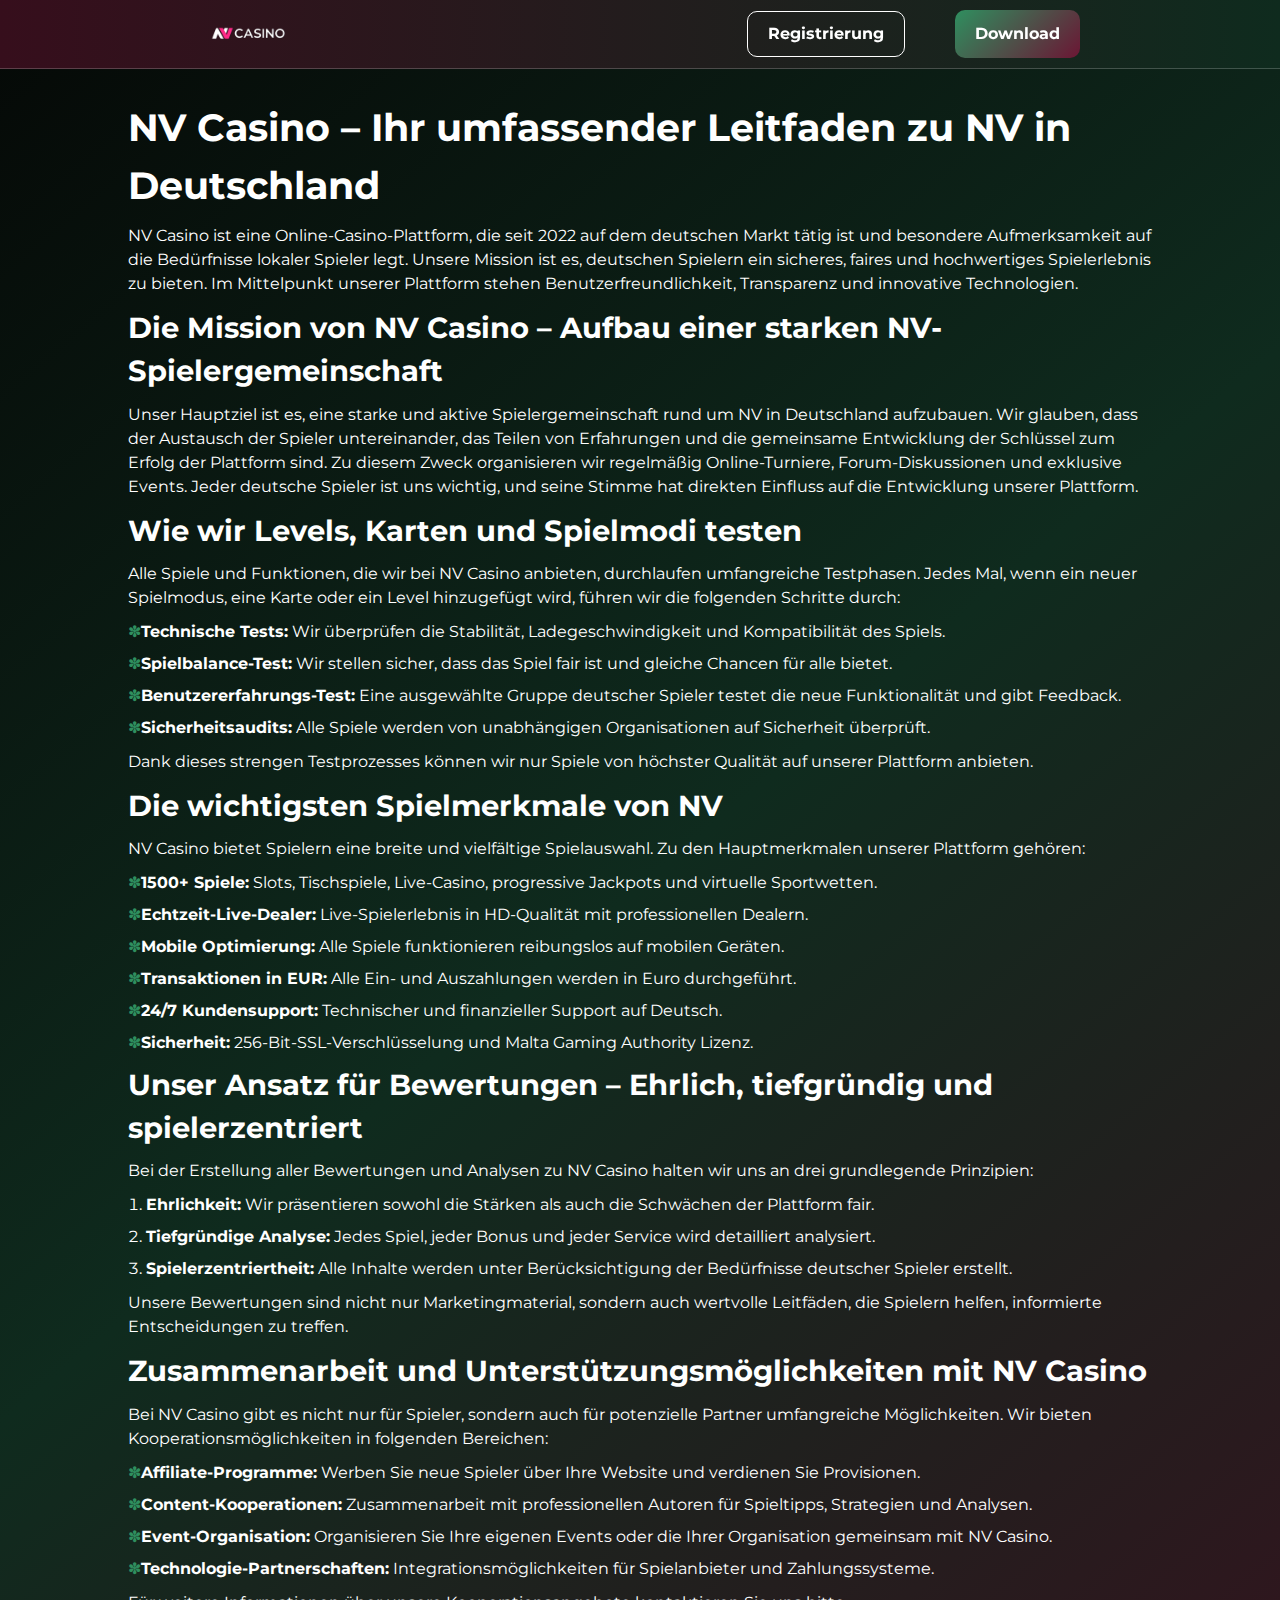
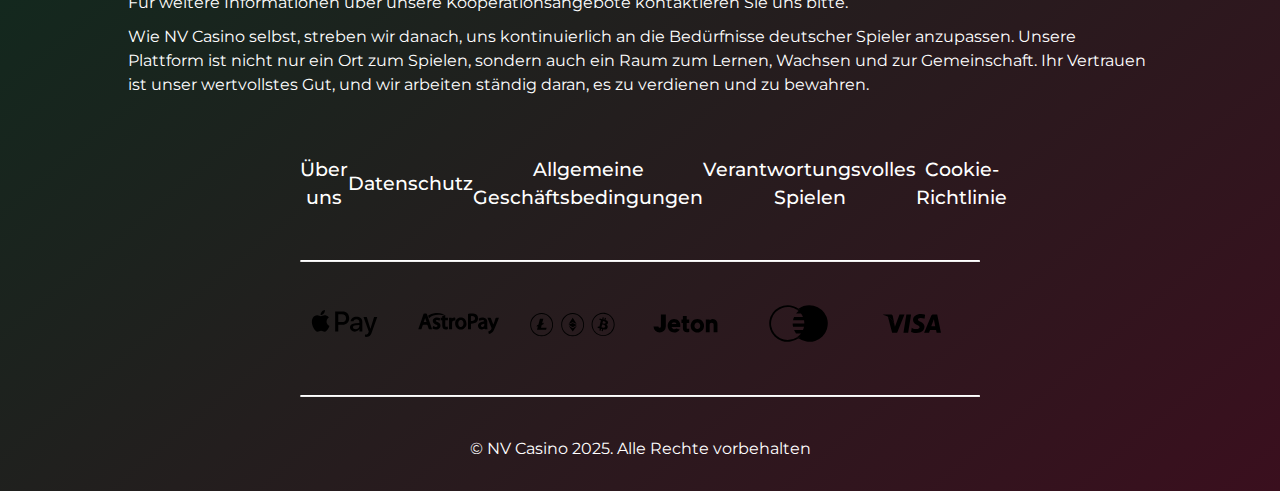
<file: about-us/index.html>
<!DOCTYPE html>
<html lang="de">

<head>
    <meta charset="UTF-8">
    <meta name="viewport" content="width=device-width, initial-scale=1.0">
    <link rel="stylesheet" href="/style.css">
    <link rel="shortcut icon" href="/favicon.ico" type="image/x-icon">
    <title>NV Casino – Deutschlands Führende Spielplattform</title>
    <meta name="description"
        content="Entdecken Sie alles über NV Casino – Tipps, Leitfäden, Strategien und die neuesten Updates für deutsche Spieler.">
    <meta name="googlebot" content="index,follow,noarchive">

    <link rel="canonical" href="https://hausboot-urlaub-schwerin.de/about-us/">

    <meta property="og:type" content="website" />
    <meta property="og:title" content="NV Casino – Deutschlands Führende Spielplattform" />
    <meta property="og:description"
        content="Entdecken Sie alles über NV Casino – Tipps, Leitfäden, Strategien und die neuesten Updates für deutsche Spieler." />
    <meta property="og:url" content="https://hausboot-urlaub-schwerin.de/about-us/" />
    <meta property="og:site_name" content="NV Casino" />
    <meta property="og:locale" content="de_DE" />

    <meta name="twitter:card" content="summary" />
    <meta name="twitter:title" content="Über NV Casino" />
    <meta name="twitter:description" content="NV Casino – Der umfassende Leitfaden für deutsche Spieler." />

    <script type="application/ld+json">
    {
        "@context": "https://schema.org",
        "@type": "WebPage",
        "name": "Über NV Casino",
        "description": "Entdecken Sie alles über NV Casino – Tipps, Leitfäden, Strategien und die neuesten Updates für deutsche Spieler.",
        "url": "https://hausboot-urlaub-schwerin.de/about-us/",
        "inLanguage": "de-DE"
    }
    </script>
</head>

<body>

    <header>
        <div class="logo">
            <a href="/"><img src="/img/logo.webp" alt="NV Casino logo" width="140" height="70"></a>
        </div>

        <div class="header-btn">
            <a href="/play/" rel="nofollow" content="noindex" class="h-violet-btn">Registrierung</a>
            <a href="/play/" rel="nofollow" content="noindex" class="h-accent-btn">Download</a>
        </div>
    </header>

    <main>
        <div class="wrapper">
            <div class="container">
                <h1>NV Casino – Ihr umfassender Leitfaden zu NV in Deutschland</h1>
                <p class="txt">
                    NV Casino ist eine Online-Casino-Plattform, die seit 2022 auf dem deutschen Markt tätig ist und
                    besondere Aufmerksamkeit auf die Bedürfnisse lokaler Spieler legt. Unsere Mission ist es, deutschen
                    Spielern ein sicheres, faires und hochwertiges Spielerlebnis zu bieten. Im Mittelpunkt unserer
                    Plattform stehen Benutzerfreundlichkeit, Transparenz und innovative Technologien.
                </p>

                <h2>Die Mission von NV Casino – Aufbau einer starken NV-Spielergemeinschaft</h2>
                <p class="txt">
                    Unser Hauptziel ist es, eine starke und aktive Spielergemeinschaft rund um NV in Deutschland
                    aufzubauen. Wir glauben, dass der Austausch der Spieler untereinander, das Teilen von Erfahrungen
                    und die gemeinsame Entwicklung der Schlüssel zum Erfolg der Plattform sind. Zu diesem Zweck
                    organisieren wir regelmäßig Online-Turniere, Forum-Diskussionen und exklusive Events. Jeder deutsche
                    Spieler ist uns wichtig, und seine Stimme hat direkten Einfluss auf die Entwicklung unserer
                    Plattform.
                </p>

                <h2>Wie wir Levels, Karten und Spielmodi testen</h2>
                <p class="txt">
                    Alle Spiele und Funktionen, die wir bei NV Casino anbieten, durchlaufen umfangreiche Testphasen.
                    Jedes Mal, wenn ein neuer Spielmodus, eine Karte oder ein Level hinzugefügt wird, führen wir die
                    folgenden Schritte durch:
                </p>
                <ul>
                    <li><strong>Technische Tests:</strong> Wir überprüfen die Stabilität, Ladegeschwindigkeit und
                        Kompatibilität des Spiels.</li>
                    <li><strong>Spielbalance-Test:</strong> Wir stellen sicher, dass das Spiel fair ist und gleiche
                        Chancen für alle bietet.</li>
                    <li><strong>Benutzererfahrungs-Test:</strong> Eine ausgewählte Gruppe deutscher Spieler testet die
                        neue Funktionalität und gibt Feedback.</li>
                    <li><strong>Sicherheitsaudits:</strong> Alle Spiele werden von unabhängigen Organisationen auf
                        Sicherheit überprüft.</li>
                </ul>
                <p class="txt">
                    Dank dieses strengen Testprozesses können wir nur Spiele von höchster Qualität auf unserer Plattform
                    anbieten.
                </p>

                <h2>Die wichtigsten Spielmerkmale von NV</h2>
                <p class="txt">
                    NV Casino bietet Spielern eine breite und vielfältige Spielauswahl. Zu den Hauptmerkmalen unserer
                    Plattform gehören:
                </p>
                <ul>
                    <li><strong>1500+ Spiele:</strong> Slots, Tischspiele, Live-Casino, progressive Jackpots und
                        virtuelle Sportwetten.</li>
                    <li><strong>Echtzeit-Live-Dealer:</strong> Live-Spielerlebnis in HD-Qualität mit professionellen
                        Dealern.</li>
                    <li><strong>Mobile Optimierung:</strong> Alle Spiele funktionieren reibungslos auf mobilen Geräten.
                    </li>
                    <li><strong>Transaktionen in EUR:</strong> Alle Ein- und Auszahlungen werden in Euro durchgeführt.
                    </li>
                    <li><strong>24/7 Kundensupport:</strong> Technischer und finanzieller Support auf Deutsch.</li>
                    <li><strong>Sicherheit:</strong> 256-Bit-SSL-Verschlüsselung und Malta Gaming Authority Lizenz.</li>
                </ul>

                <h2>Unser Ansatz für Bewertungen – Ehrlich, tiefgründig und spielerzentriert</h2>
                <p class="txt">
                    Bei der Erstellung aller Bewertungen und Analysen zu NV Casino halten wir uns an drei grundlegende
                    Prinzipien:
                </p>
                <ol>
                    <li><strong>Ehrlichkeit:</strong> Wir präsentieren sowohl die Stärken als auch die Schwächen der
                        Plattform fair.</li>
                    <li><strong>Tiefgründige Analyse:</strong> Jedes Spiel, jeder Bonus und jeder Service wird
                        detailliert analysiert.</li>
                    <li><strong>Spielerzentriertheit:</strong> Alle Inhalte werden unter Berücksichtigung der
                        Bedürfnisse deutscher Spieler erstellt.</li>
                </ol>
                <p class="txt">
                    Unsere Bewertungen sind nicht nur Marketingmaterial, sondern auch wertvolle Leitfäden, die Spielern
                    helfen, informierte Entscheidungen zu treffen.
                </p>

                <h2>Zusammenarbeit und Unterstützungsmöglichkeiten mit NV Casino</h2>
                <p class="txt">
                    Bei NV Casino gibt es nicht nur für Spieler, sondern auch für potenzielle Partner umfangreiche
                    Möglichkeiten. Wir bieten Kooperationsmöglichkeiten in folgenden Bereichen:
                </p>
                <ul>
                    <li><strong>Affiliate-Programme:</strong> Werben Sie neue Spieler über Ihre Website und verdienen
                        Sie Provisionen.</li>
                    <li><strong>Content-Kooperationen:</strong> Zusammenarbeit mit professionellen Autoren für
                        Spieltipps, Strategien und Analysen.</li>
                    <li><strong>Event-Organisation:</strong> Organisieren Sie Ihre eigenen Events oder die Ihrer
                        Organisation gemeinsam mit NV Casino.</li>
                    <li><strong>Technologie-Partnerschaften:</strong> Integrationsmöglichkeiten für Spielanbieter und
                        Zahlungssysteme.</li>
                </ul>
                <p class="txt">
                    Für weitere Informationen über unsere Kooperationsangebote kontaktieren Sie uns bitte.
                </p>

                <p class="txt">
                    Wie NV Casino selbst, streben wir danach, uns kontinuierlich an die Bedürfnisse deutscher Spieler
                    anzupassen. Unsere Plattform ist nicht nur ein Ort zum Spielen, sondern auch ein Raum zum Lernen,
                    Wachsen und zur Gemeinschaft. Ihr Vertrauen ist unser wertvollstes Gut, und wir arbeiten ständig
                    daran, es zu verdienen und zu bewahren.
                </p>
            </div>
        </div>
    </main>

    <footer>
        <ul>
            <li>
                <a href="/about-us/">Über uns</a>
            </li>
            <li>
                <a href="/privacy-policy/">Datenschutz</a>
            </li>
            <li>
                <a href="/terms-and-conditions/">Allgemeine Geschäftsbedingungen</a>
            </li>
            <li>
                <a href="/responsible-gambling/">Verantwortungsvolles Spielen</a>
            </li>
            <li>
                <a href="/cookie-policy/">Cookie-Richtlinie</a>
            </li>
        </ul>

        <hr>

        <ul>
            <li>
                <img src="/img/apple.svg" alt="apple pay" width="100" height="50">
            </li>
            <li>
                <img src="/img/astropay.svg" alt="astro pay" width="100" height="50">
            </li>
            <li>
                <img src="/img/crypto.svg" alt="crypto pay" width="100" height="50">
            </li>
            <li>
                <img src="/img/jeton.svg" alt="jeton pay" width="100" height="50">
            </li>
            <li>
                <img src="/img/mastercard.svg" alt="mastercard pay" width="100" height="50">
            </li>
            <li>
                <img src="/img/visa.svg" alt="visa pay" width="100" height="50">
            </li>
        </ul>

        <hr>

        <p class="txt">
            © NV Casino 2025. Alle Rechte vorbehalten
        </p>
    </footer>
</body>

</html>
</file>
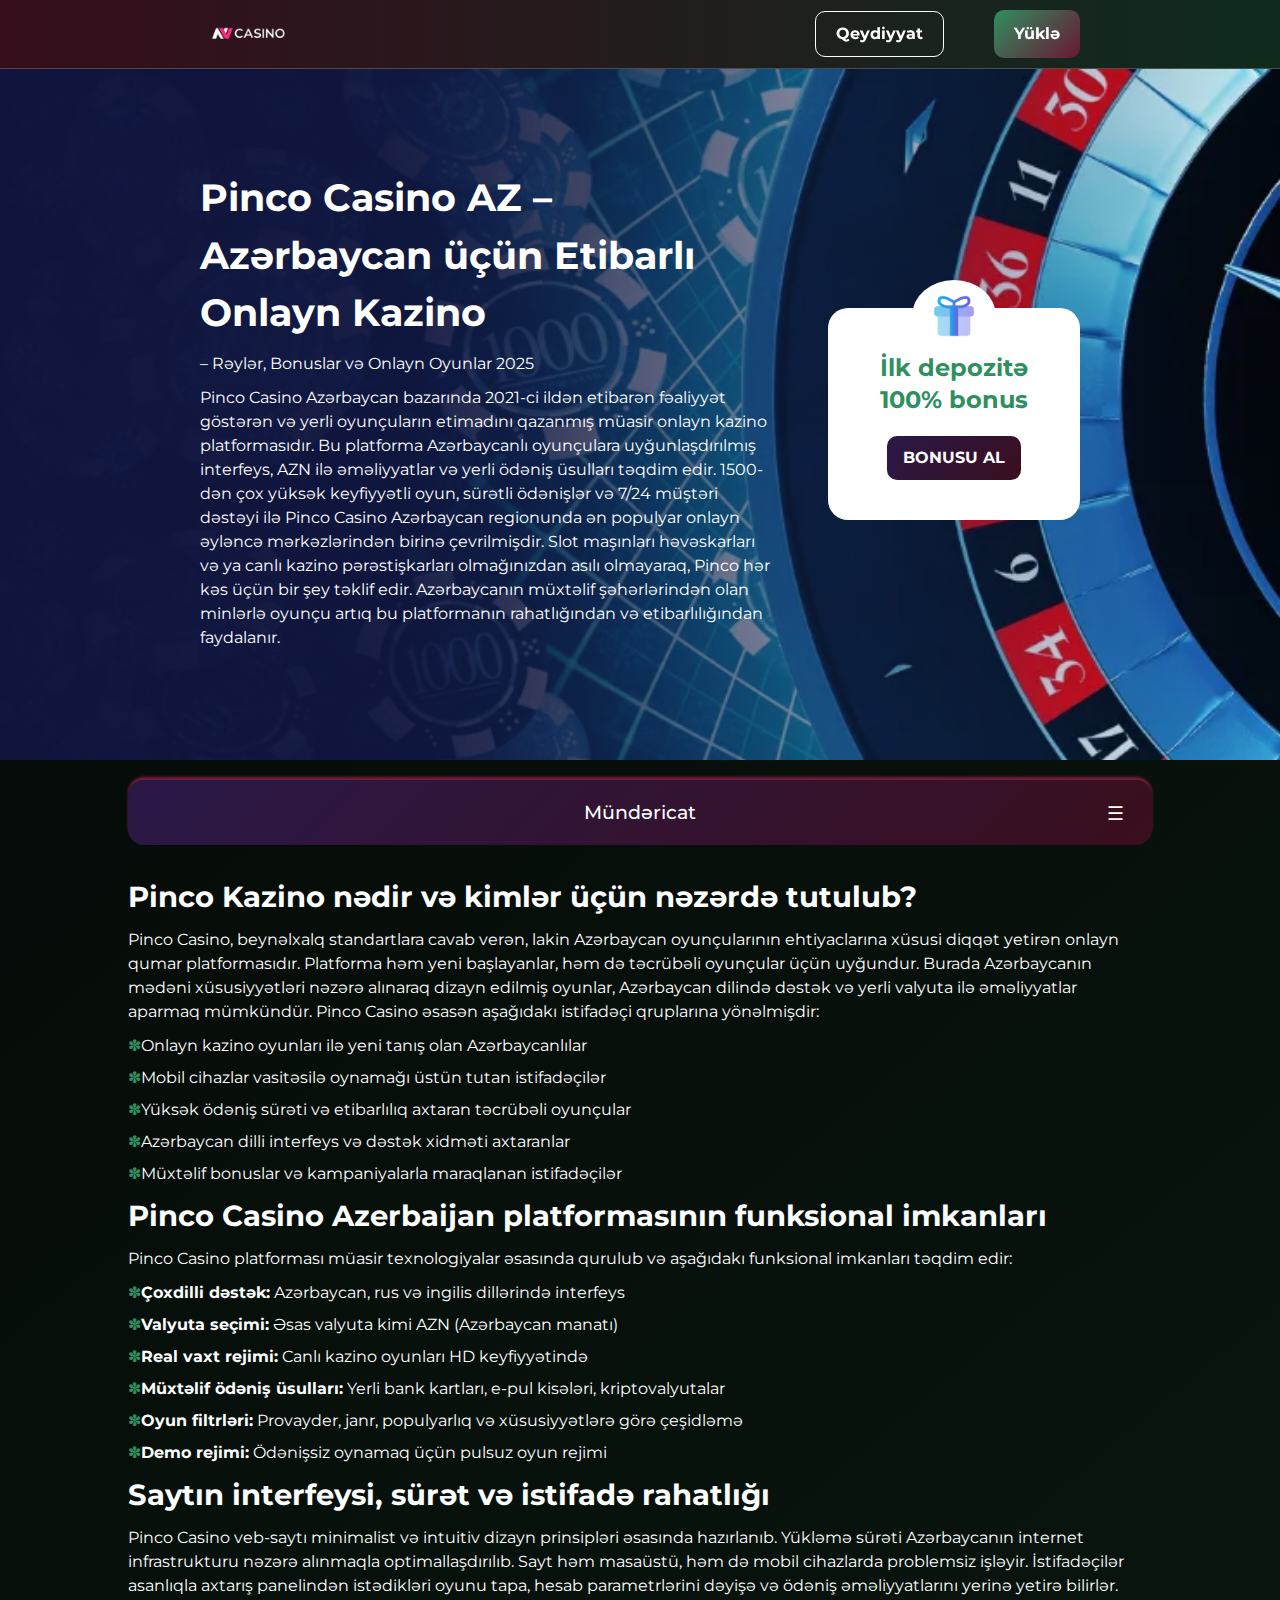
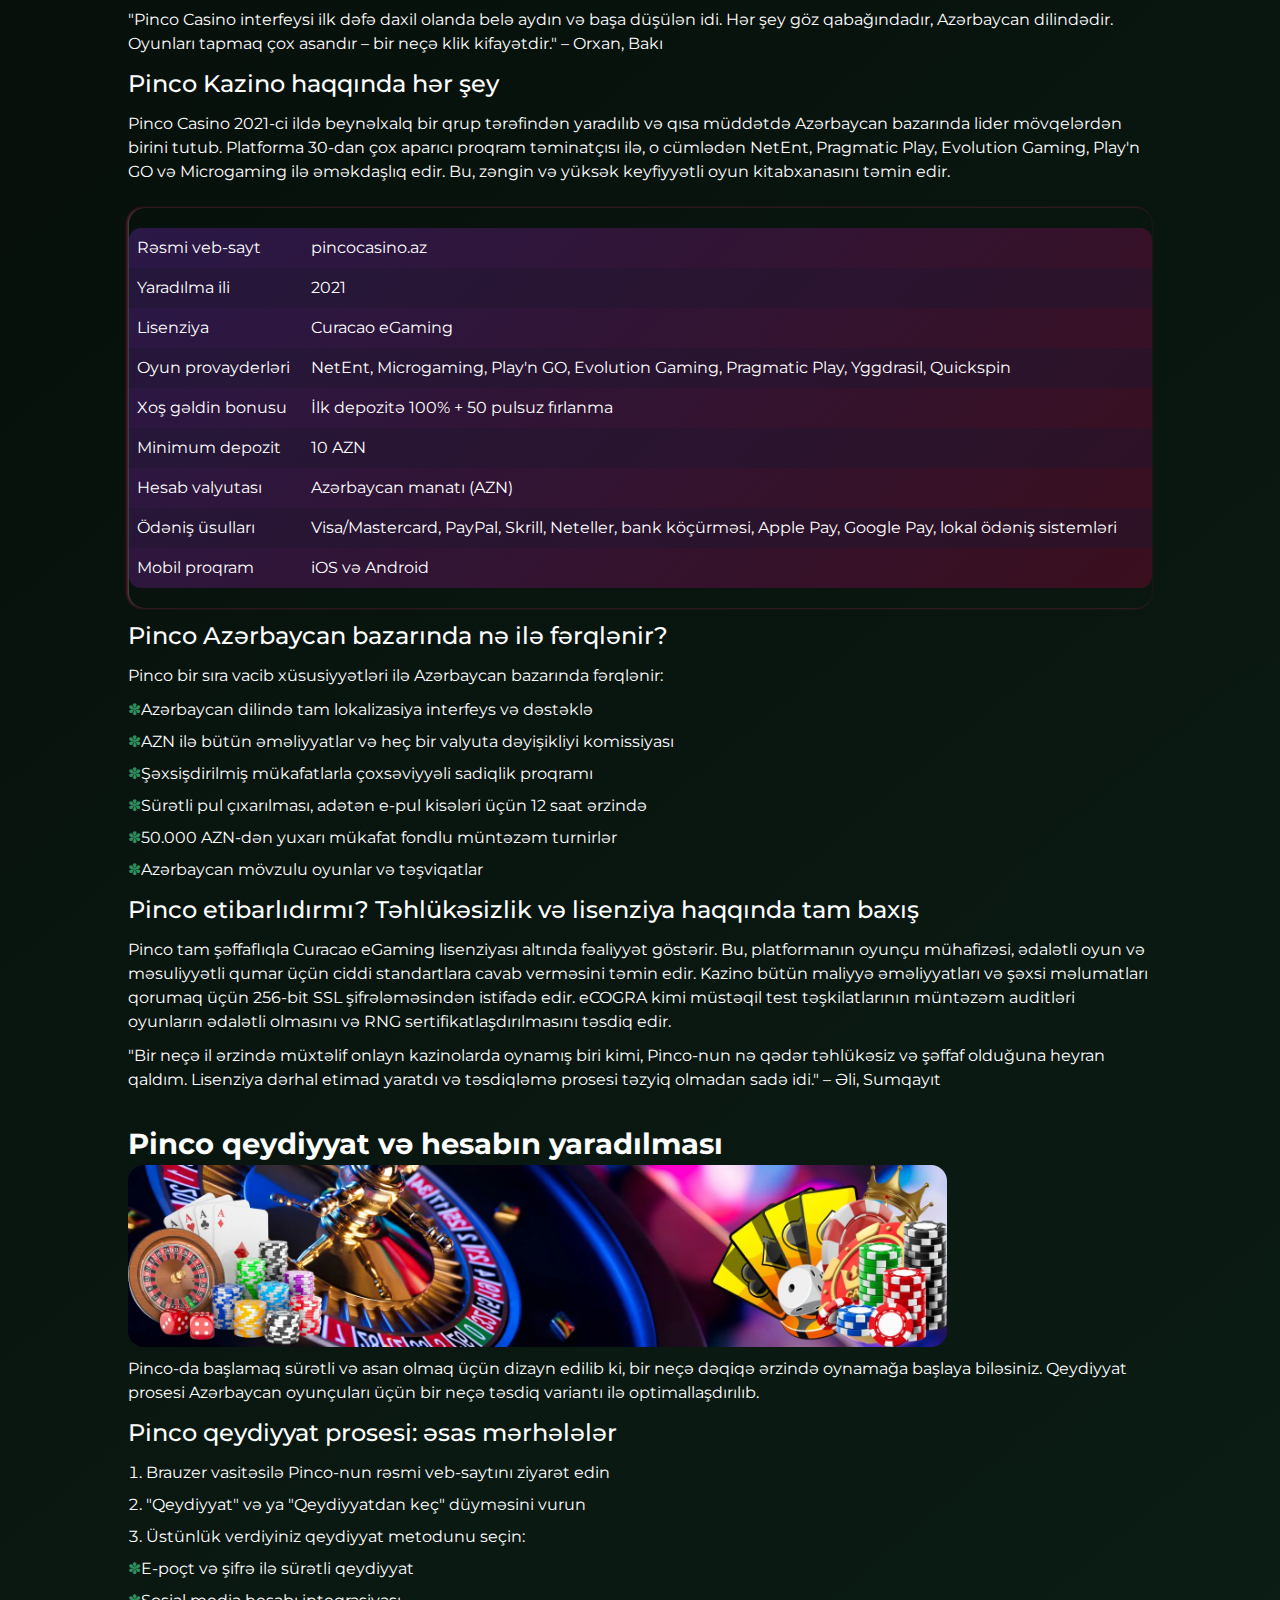
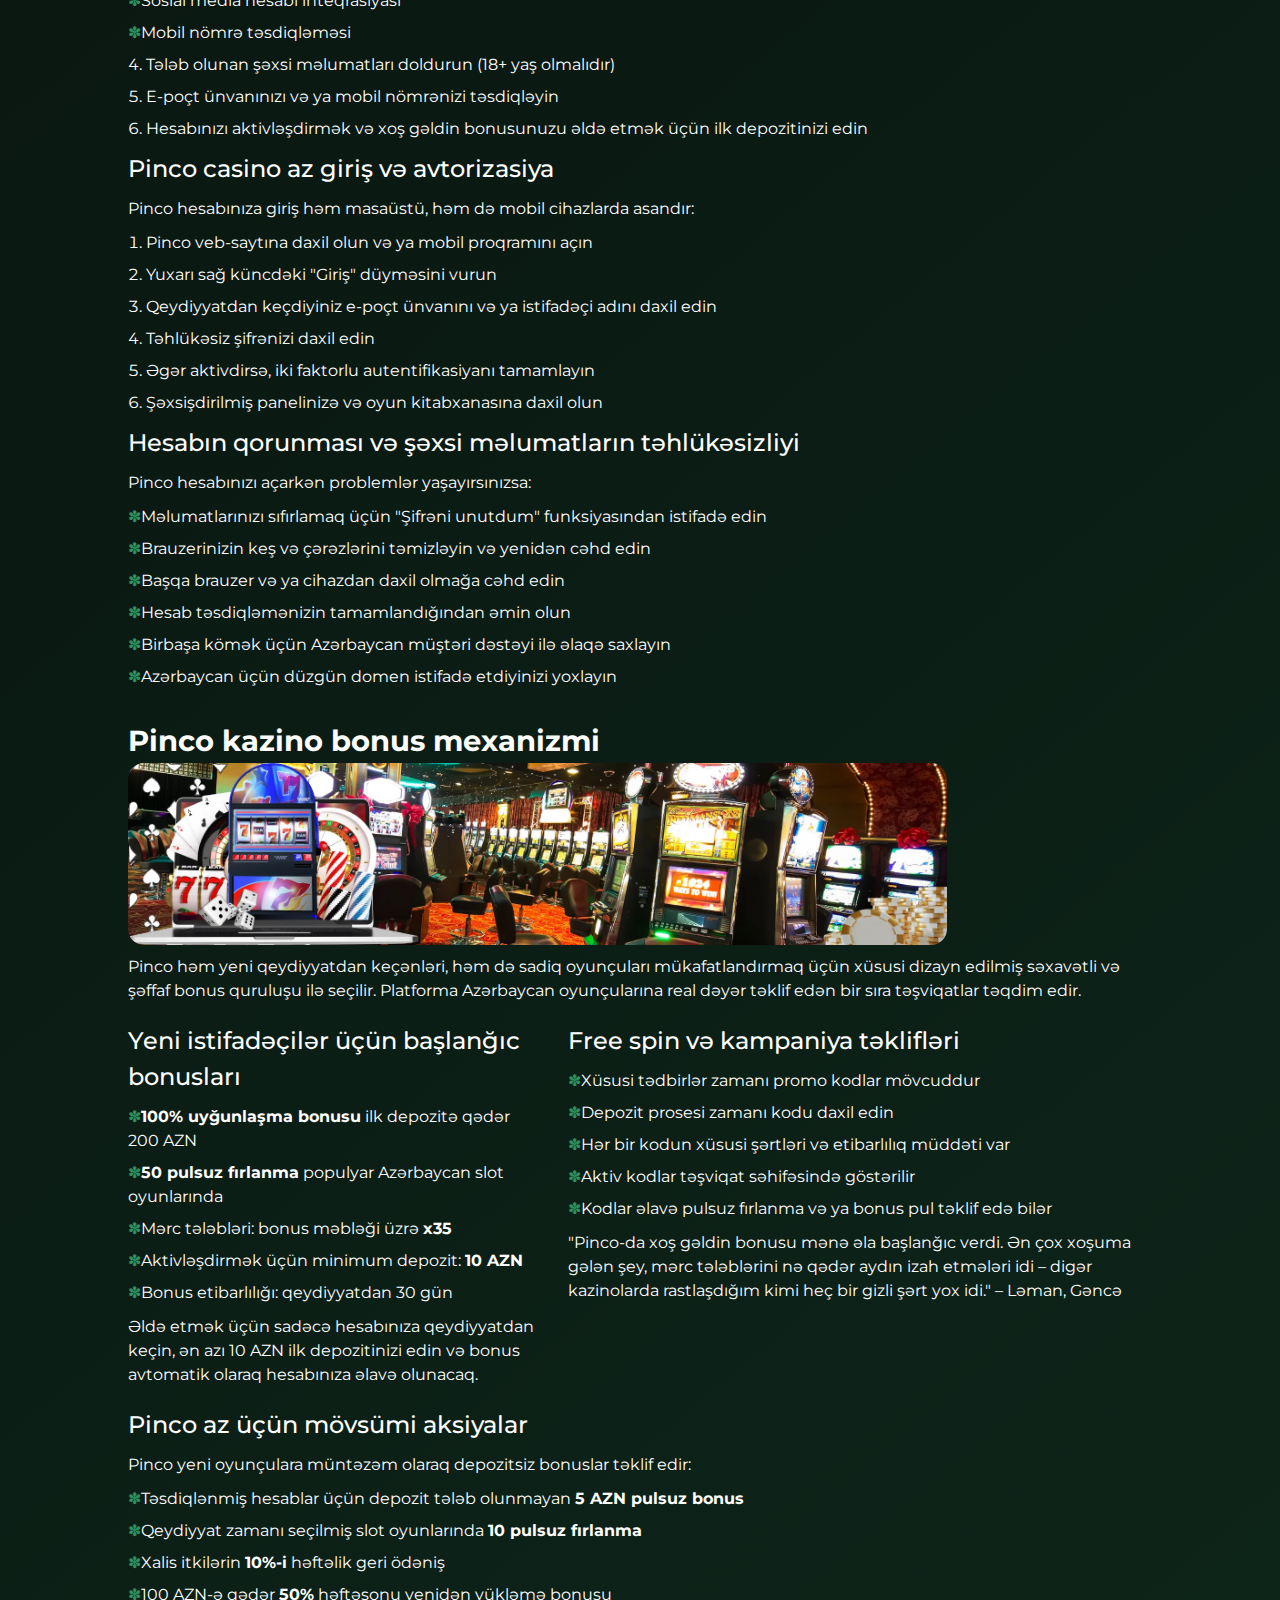
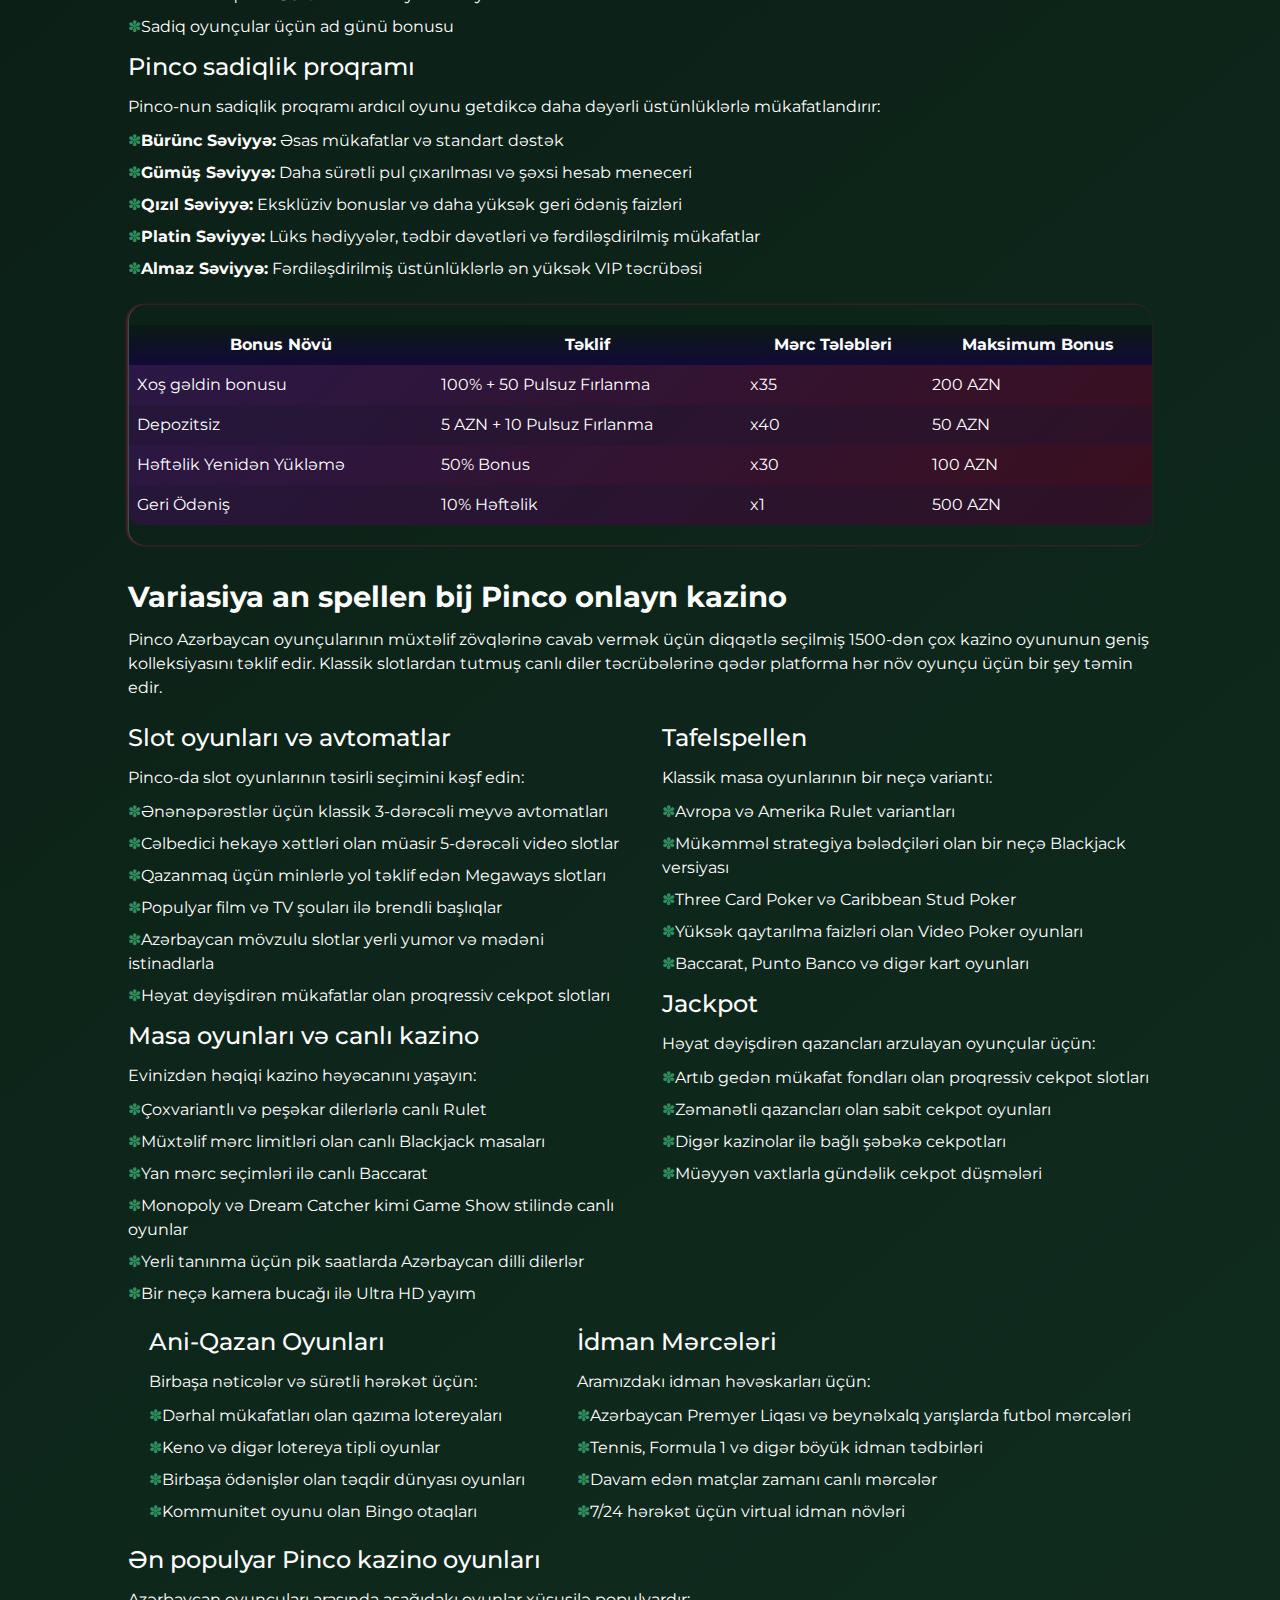
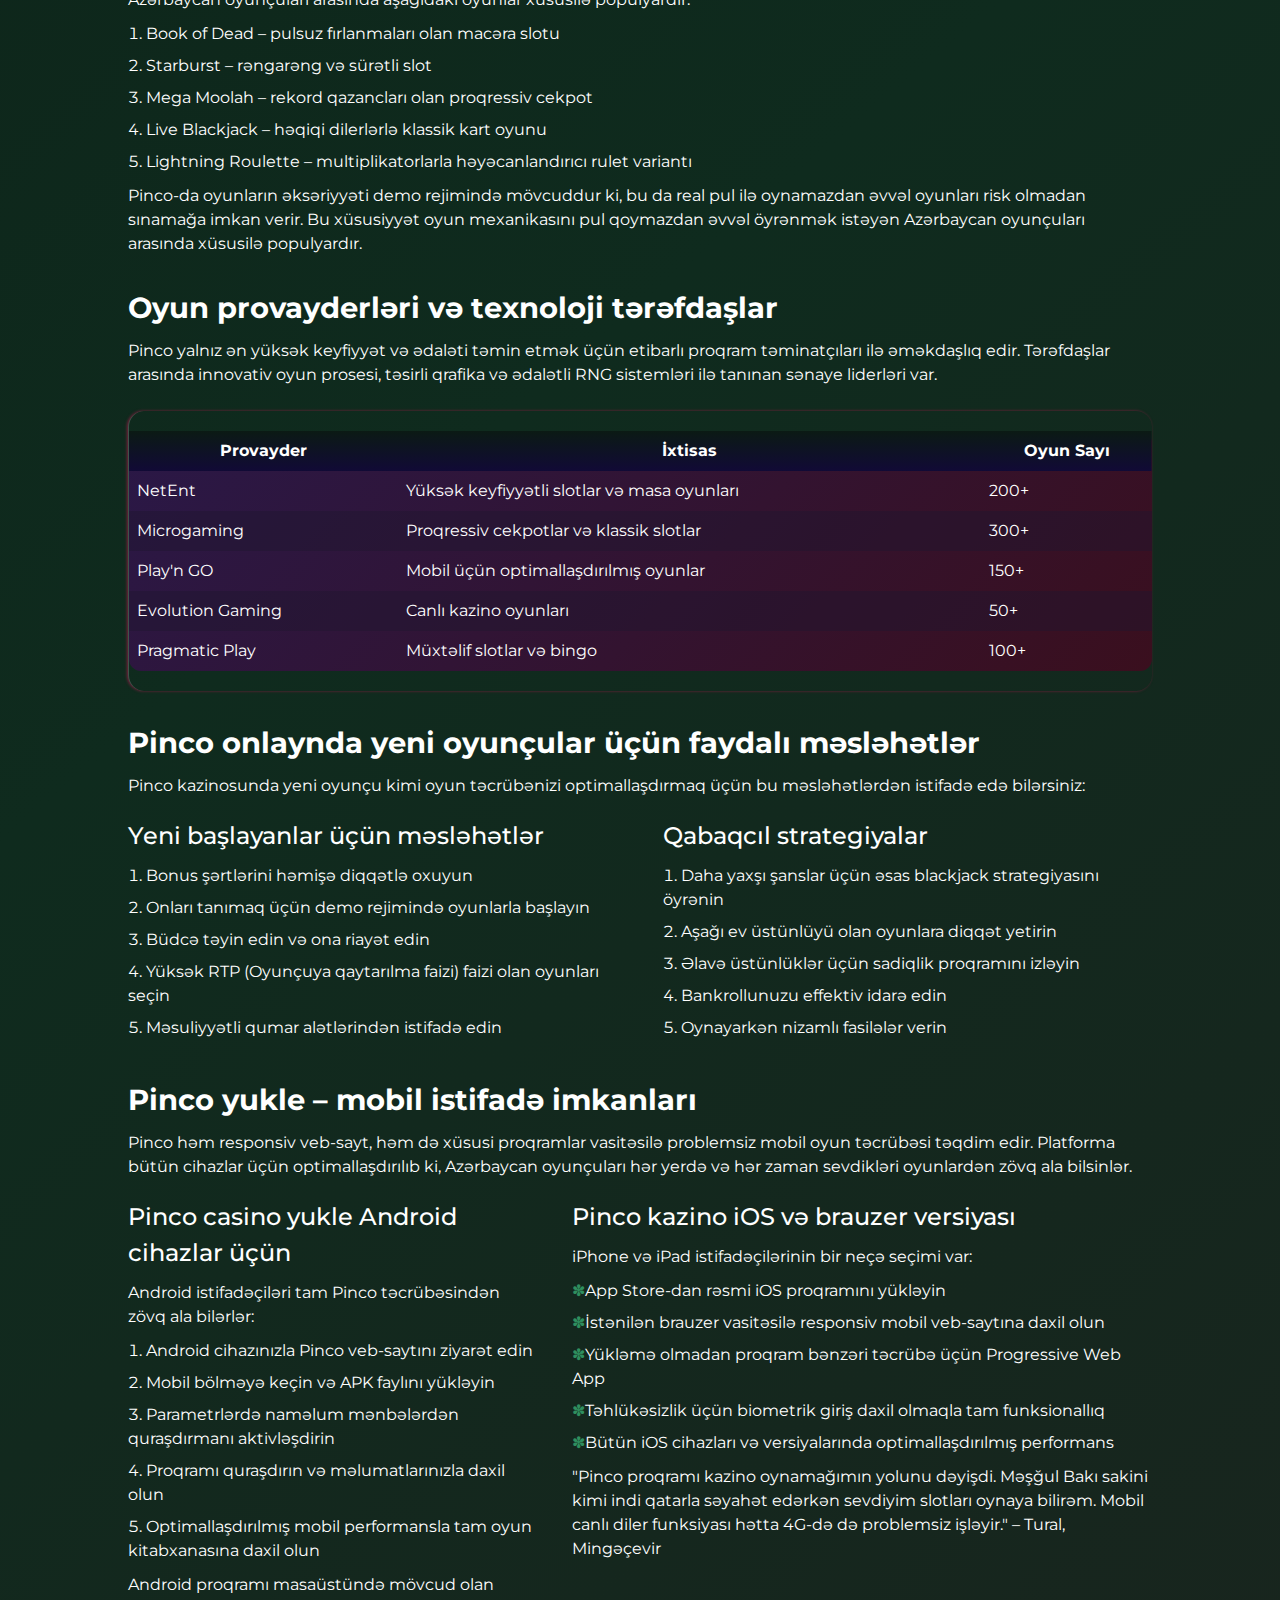
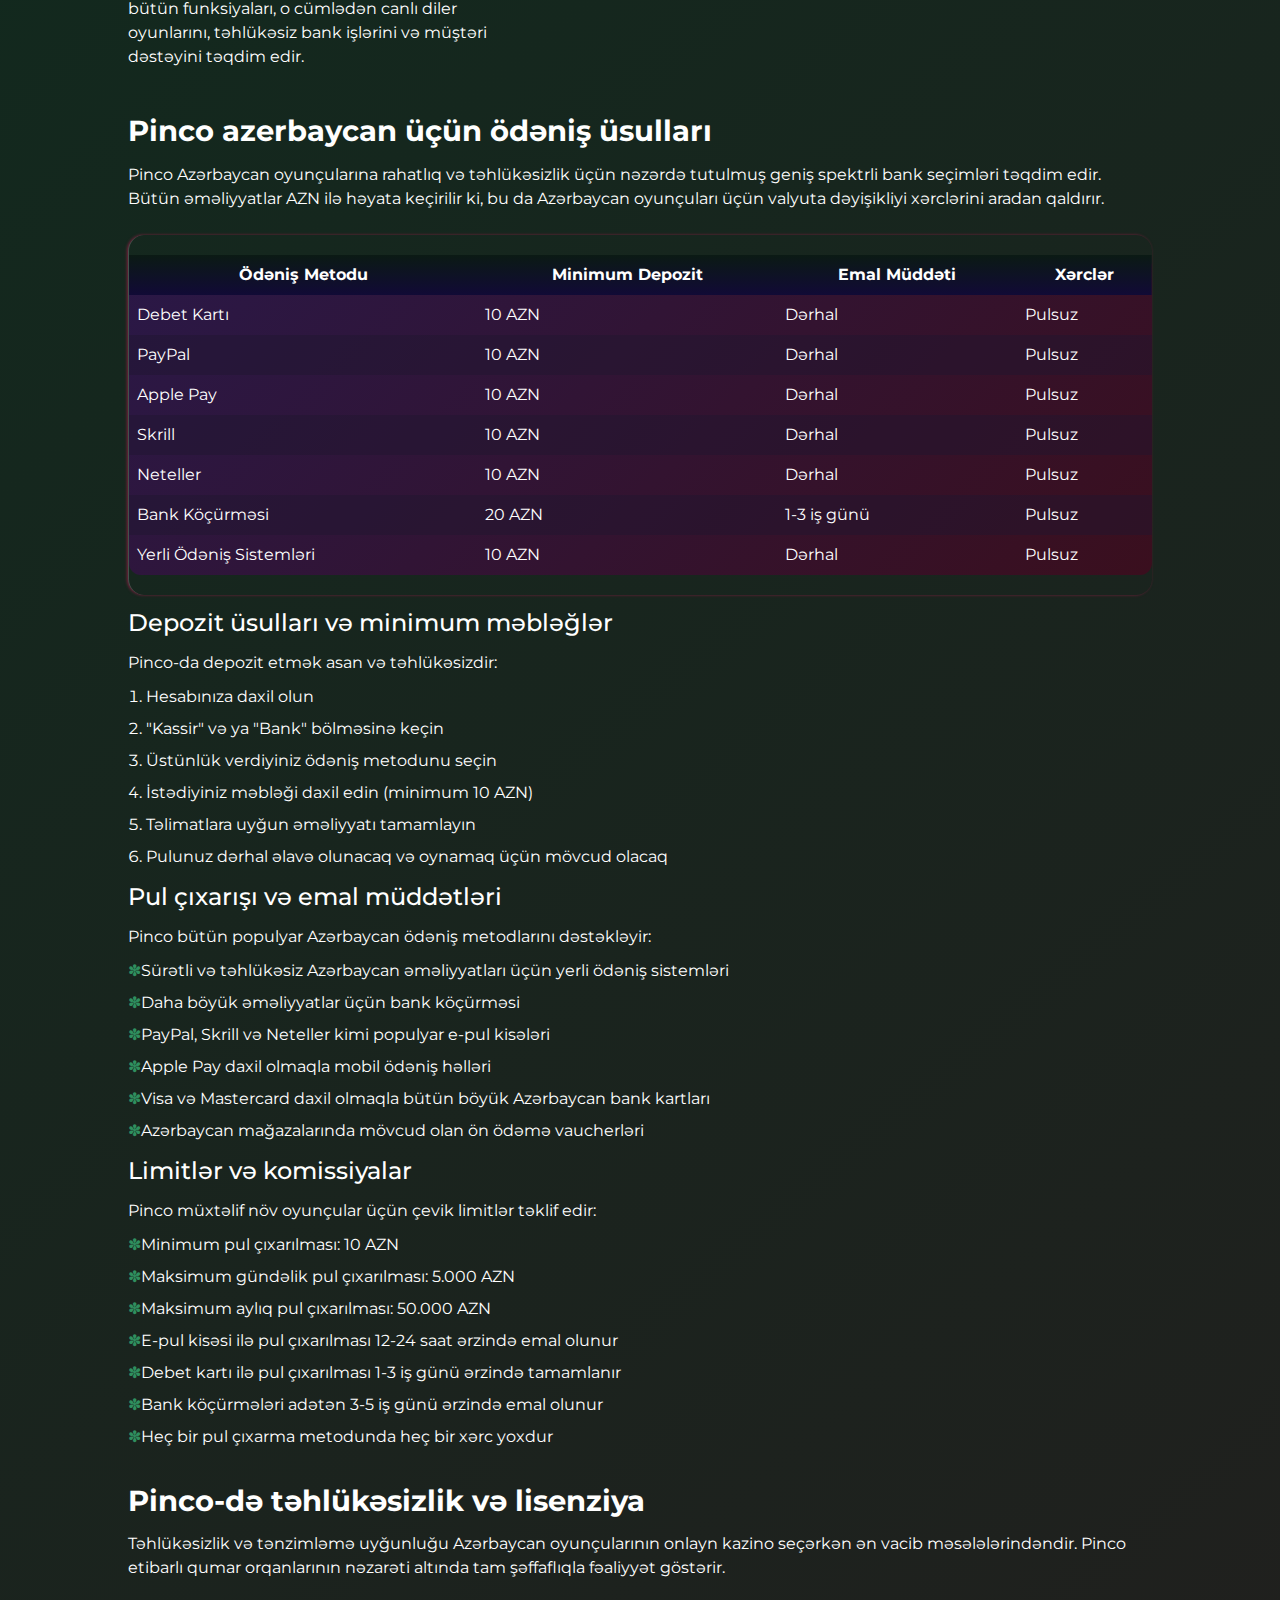
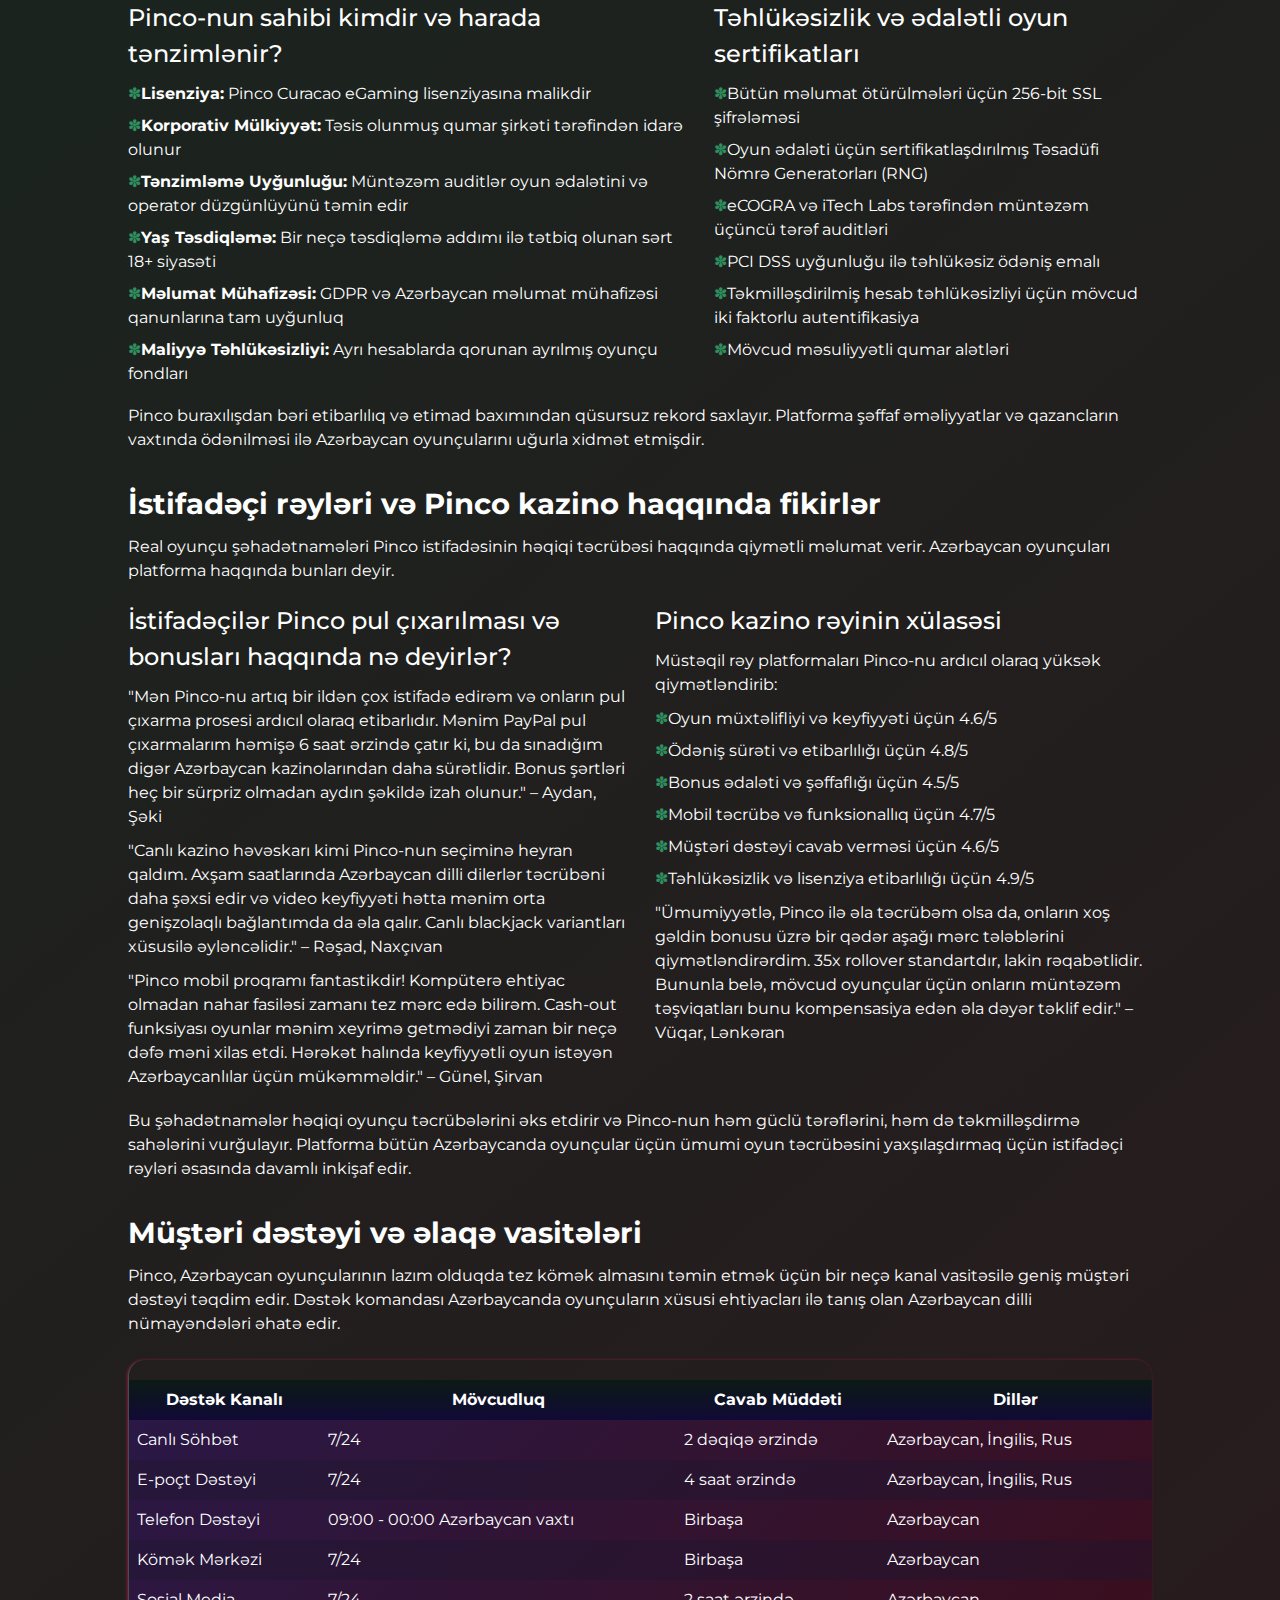
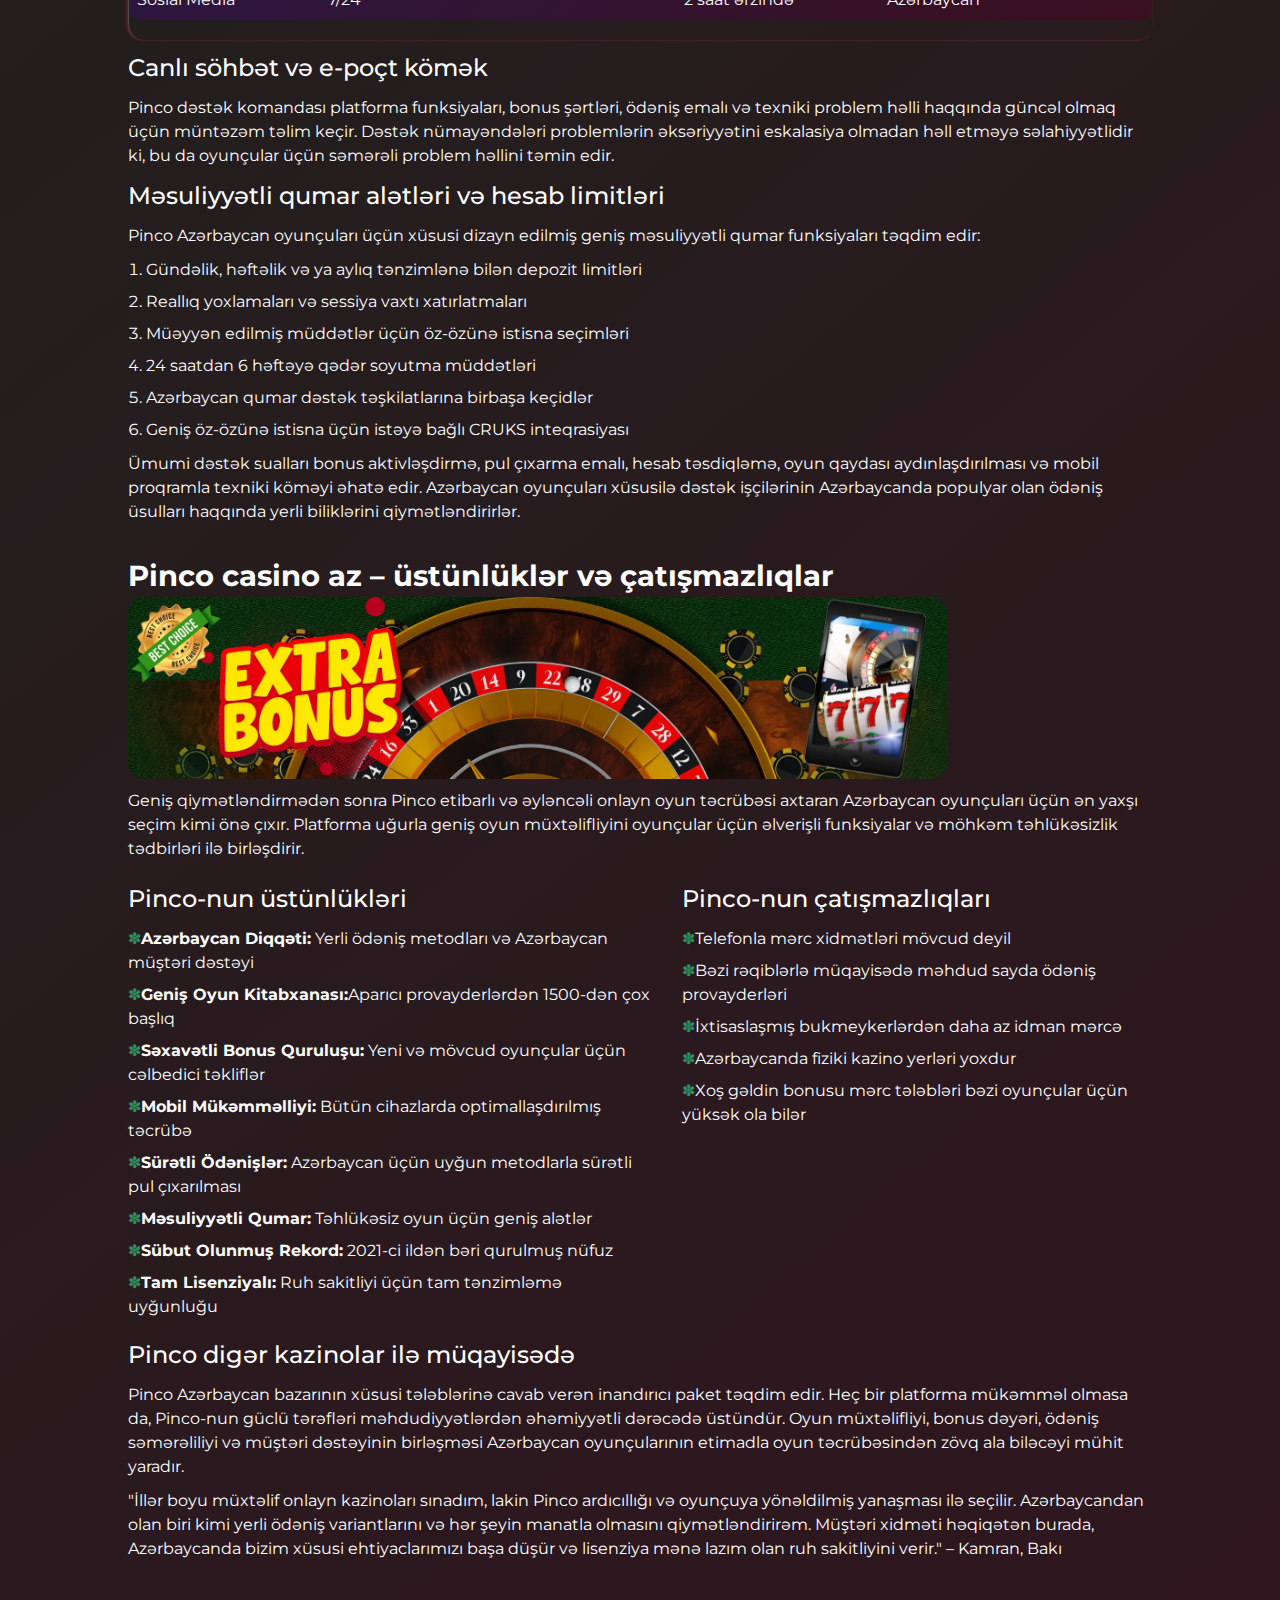
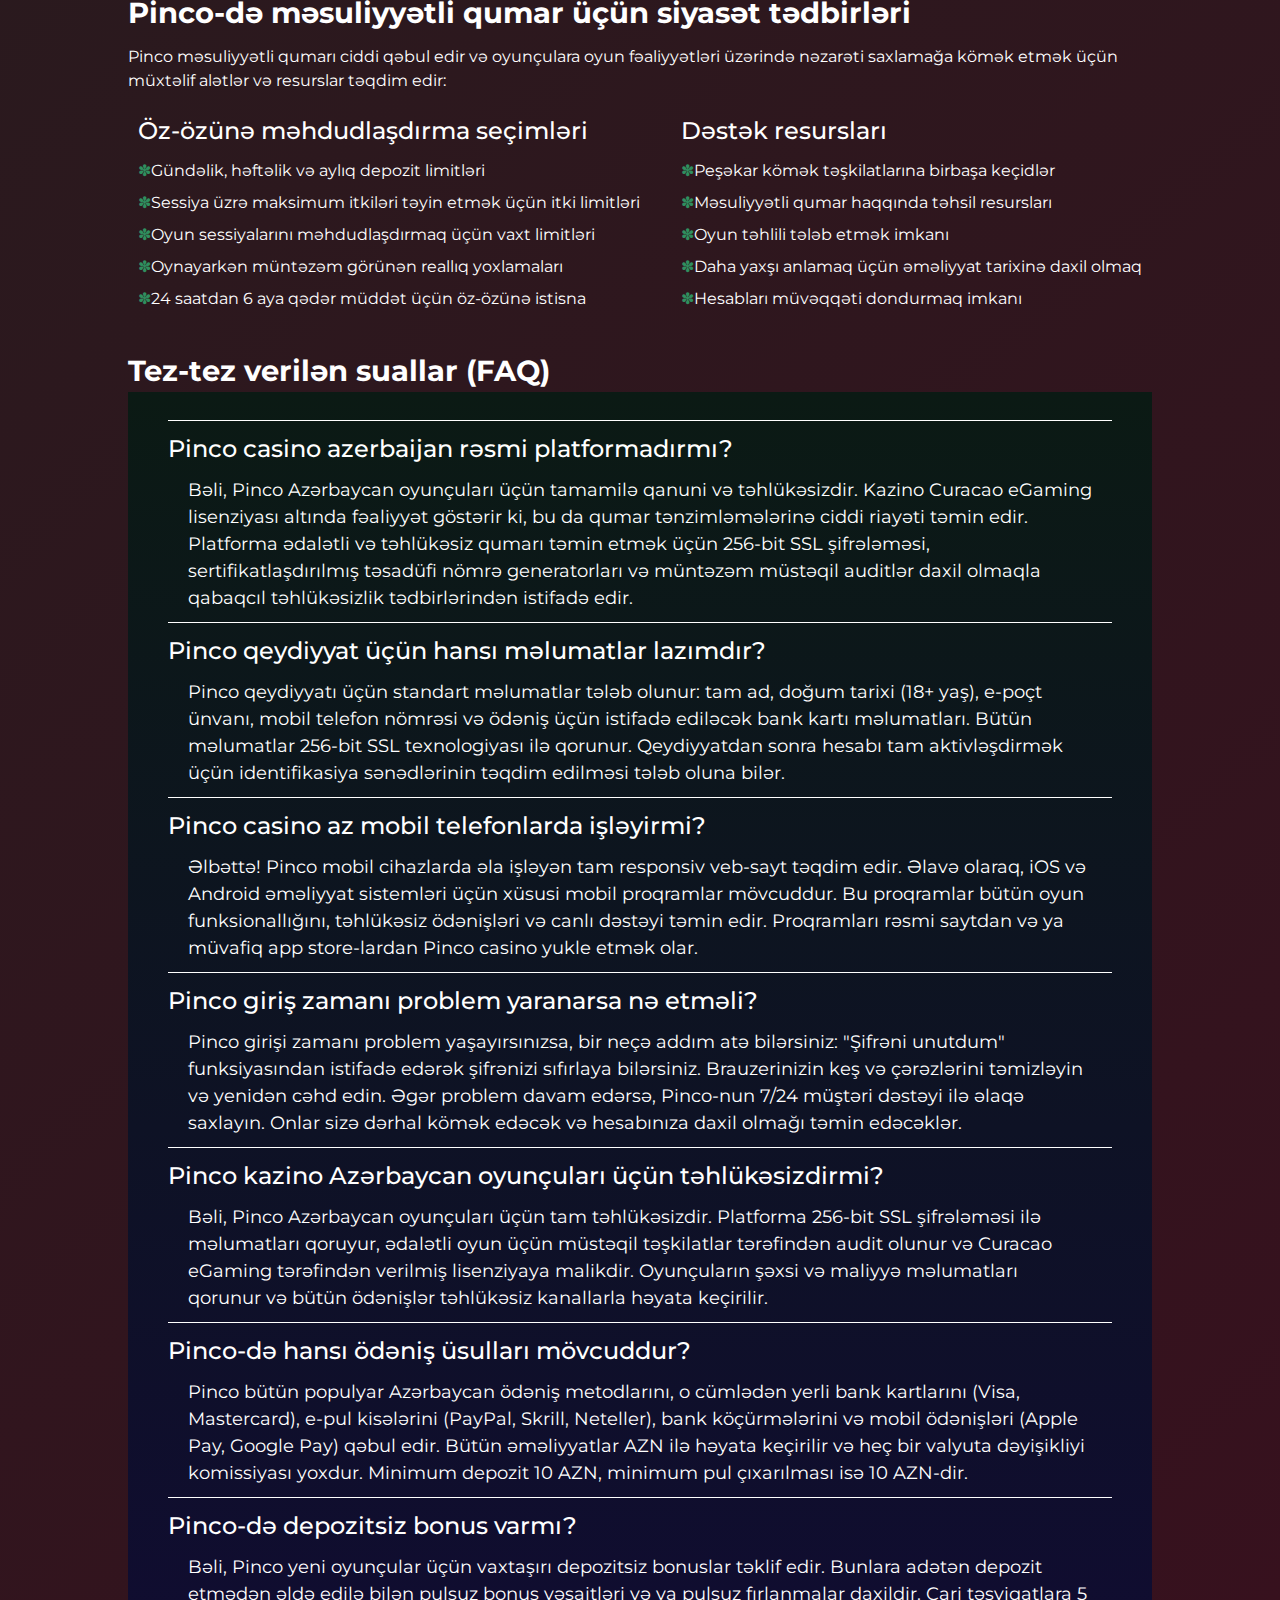
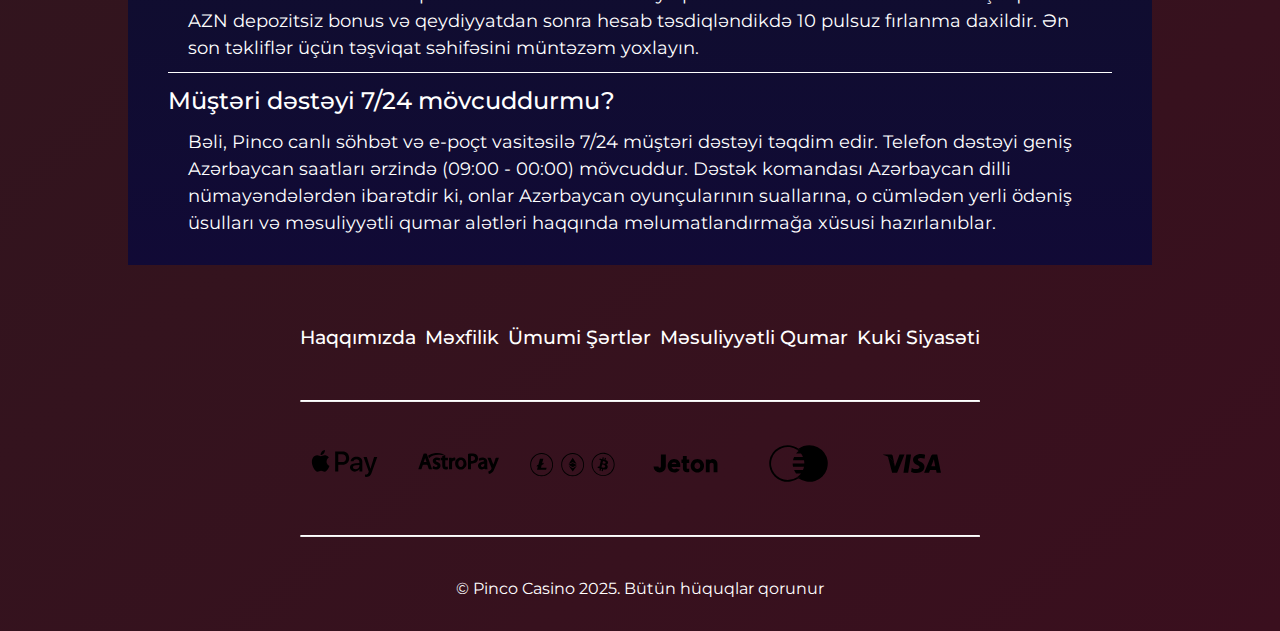
<file: az-az/index.html>
<!DOCTYPE html>
<html lang="az-AZ\">
<head>
    <meta charset="UTF-8">
    <meta name="viewport" content="width=device-width, initial-scale=1.0">
    <link rel="stylesheet" href="/style.css">
    <link rel="shortcut icon" href="/favicon.ico" type="image/x-icon">
    <title>Pinco Casino Azerbaijan ⭐ Qeydiyyat, Giriş və Mobil Oyunlar</title>
    <meta name="description" content="Pinco Casino AZ — Azərbaycan oyunçuları üçün müasir onlayn kazino platforması. Sürətli qeydiyyat, təhlükəsiz ödənişlər, mobil giriş və Pinco casino yukle imkanları ilə rahat oyun təcrübəsi əldə edin.">
    <meta name="googlebot" content="index,follow,noarchive">

    <link rel="alternate" hreflang="az-AZ" href="https://thepickledprocrastinator.com/az-az/">
    <link rel="alternate" hreflang="x-default" href="https://thepickledprocrastinator.com/">
    <link rel="canonical" href="https://thepickledprocrastinator.com/az-az/">

    <meta property="og:type" content="website" />
    <meta property="og:title" content="Pinco Casino Azerbaijan ⭐ Qeydiyyat, Giriş və Mobil Oyunlar" />
    <meta property="og:description" content="Pinco Casino AZ — Azərbaycan oyunçuları üçün müasir onlayn kazino platforması. Sürətli qeydiyyat, təhlükəsiz ödənişlər, mobil giriş." />
    <meta property="og:url" content="https://thepickledprocrastinator.com/" />
    <meta property="og:site_name" content="Pinco Casino" />
    <meta property="og:image" content="https://thepickledprocrastinator.com/img/1.webp" />
    <meta property="og:locale" content="az_AZ" />

    <meta name="twitter:card" content="summary_large_image" />
    <meta name="twitter:title" content="Pinco Casino Azerbaijan - Rəylər və Eksklüziv Bonuslar" />
    <meta name="twitter:description" content="Pinco Casino: mobil oyunlar, xoş gəldin bonusu və Azərbaycan oyunçuları üçün təhlükəsiz sistem." />
    <meta name="twitter:image" content="https://thepickledprocrastinator.com/img/1.webp" />

    <script type="application/ld+json">
    {
        "@context": "https://schema.org",
        "@type": "Article",
        "headline": "Pinco Casino - Tam Təhlil 2025",
        "description": "Pinco Casino üçün ətraflı bələdçi: qeydiyyat, bonuslar, oyunlar və Azərbaycan oyunçuları üçün mobil proqram.",
        "mainEntityOfPage": {
            "@type": "WebPage",
            "@id": "https://thepickledprocrastinator.com/"
        },
        "author": {
            "@type": "Person",
            "name": "Əli Məmmədov",
            "url": "https://thepickledprocrastinator.com/"
        },
        "publisher": {
            "@type": "Organization",
            "name": "Pinco Casino",
            "logo": {
                "@type": "ImageObject",
                "url": "https://thepickledprocrastinator.com/img/logo.webp"
            }
        },
        "datePublished": "2025-12-22",
        "dateModified": "2025-12-22"
    }
    </script>

    <script type="application/ld+json">
    {
        "@context": "https://schema.org",
        "@type": "WebSite",
        "url": "https://thepickledprocrastinator.com/",
        "name": "Pinco Casino",
        "description": "Azərbaycan onlayn kazinosu Pinco Casino: oyunlar, bonuslar və tam rəylər.",
        "inLanguage": "az-AZ"
    }
    </script>

    <script type="application/ld+json">
    {
        "@context": "https://schema.org",
        "@type": "BreadcrumbList",
        "itemListElement": [{
                "@type": "ListItem",
                "position": 1,
                "name": "Ana səhifə",
                "item": "https://thepickledprocrastinator.com/"
            },
            {
                "@type": "ListItem",
                "position": 2,
                "name": "🎰+100%",
                "item": "https://thepickledprocrastinator.com/"
            }
        ]
    }
    </script>

    <script type="application/ld+json">
    {
      "@context": "https://schema.org",
      "@type": "FAQPage",
      "mainEntity": [
        {
          "@type": "Question",
          "name": "Pinco Casino-də necə qeydiyyatdan keçə bilərəm?",
          "acceptedAnswer": {
            "@type": "Answer",
            "text": "Qeydiyyat 2 dəqiqə çəkir: e-poçt, telefon nömrəsi və şifrə. Dərhal təsdiqləmə."
          }
        },
        {
          "@type": "Question",
          "name": "Mobil proqram varmı?",
          "acceptedAnswer": {
            "@type": "Answer",
            "text": "Bəli, iOS və Android proqramları bütün oyunlarla mövcuddur."
          }
        },
        {
          "@type": "Question",
          "name": "Xoş gəldin bonusunu necə əldə edə bilərəm?",
          "acceptedAnswer": {
            "@type": "Answer",
            "text": "Qeydiyyatdan və ilk depozitdən sonra 100%-ə qədər bonus alın."
          }
        },
        {
          "@type": "Question",
          "name": "Ödəniş müddətləri nə qədərdir?",
          "acceptedAnswer": {
            "@type": "Answer",
            "text": "Bank köçürməsi: 1-3 gün, e-pul kisələri: maksimum 24 saat."
          }
        }
      ]
    }
    </script>
</head>
<body>

    <header>
        <div class="logo">
            <a href="/"><img src="/img/logo.webp" alt="Pinco Casino logo" width="140" height="70"></a>
        </div>
        
        <div class="header-btn">
            <a href="/play/" rel="nofollow" content="noindex" class="h-violet-btn">Qeydiyyat</a>
            <a href="/play/" rel="nofollow" content="noindex" class="h-accent-btn">Yüklə</a>
        </div>
    </header> 

    <main>
        <div class="promo">
            <div class="promo-l">
                <h1>Pinco Casino AZ – Azərbaycan üçün Etibarlı Onlayn Kazino</h1>
                <p class="txt">
                    – Rəylər, Bonuslar və Onlayn Oyunlar 2025
                </p>
                <p class="txt">
                    Pinco Casino Azərbaycan bazarında 2021-ci ildən etibarən fəaliyyət göstərən və yerli oyunçuların etimadını qazanmış müasir onlayn kazino platformasıdır. Bu platforma Azərbaycanlı oyunçulara uyğunlaşdırılmış interfeys, AZN ilə əməliyyatlar və yerli ödəniş üsulları təqdim edir. 1500-dən çox yüksək keyfiyyətli oyun, sürətli ödənişlər və 7/24 müştəri dəstəyi ilə Pinco Casino Azərbaycan regionunda ən populyar onlayn əyləncə mərkəzlərindən birinə çevrilmişdir. Slot maşınları həvəskarları və ya canlı kazino pərəstişkarları olmağınızdan asılı olmayaraq, Pinco hər kəs üçün bir şey təklif edir. Azərbaycanın müxtəlif şəhərlərindən olan minlərlə oyunçu artıq bu platformanın rahatlığından və etibarlılığından faydalanır.
                </p>
            </div>

            <div class="promo-gift">
                <div class="gift-box">
                    <img class="gift-zoom" src="/img/gift.webp" alt="bonus hədiyyəsi" width="50" height="50">
                </div>

                <p class="txt-accent">
                    İlk depozitə 100% bonus
                </p>

                <a href="/play/" rel="nofollow" content="noindex" class="btn-accent">Bonusu al</a>
            </div>
        </div>

        <div class="wrapper">
            <div class="navigation">
                <input type="checkbox" id="toggle-nav" hidden>
                <label for="toggle-nav" class="txt-nav">Mündəricat</label>

                <ul class="nav-list">
                    <li class="nav-item"><a href="#review">Pinco Casino Rəyi</a></li>
                    <li class="nav-item"><a href="#inscription">Qeydiyyat və Pinco Casino giriş</a></li>
                    <li class="nav-item"><a href="#bonus">Pinco Bonus: sizin üçün tam baxış</a></li>
                    <li class="nav-item"><a href="#jeux">Pinco onlayn kazinosunda oyun müxtəlifliyi</a></li>
                    <li class="nav-item"><a href="#prestataires">Pinco AZ mobil proqram</a></li>
                    <li class="nav-item"><a href="#conseils">Pinco-də maliyyə əməliyyatları</a></li>
                    <li class="nav-item"><a href="#mobile">Pinco-də təhlükəsizlik və lisenziya</a></li>
                    <li class="nav-item"><a href="#demo">Azərbaycan oyunçularının Pinco rəylərini kəşf edin</a></li>
                    <li class="nav-item"><a href="#deposit">Pinco-də davamlı dəstək</a></li>
                    <li class="nav-item"><a href="#withdrawal">Pinco kazinosunun üstünlükləri və çatışmazlıqları</a></li>
                    <li class="nav-item"><a href="#limites">FAQ</a></li>
                </ul>
            </div>

            <div class="container" id="review">
                <h2>Pinco Kazino nədir və kimlər üçün nəzərdə tutulub?</h2>
                <p class="txt">
                    Pinco Casino, beynəlxalq standartlara cavab verən, lakin Azərbaycan oyunçularının ehtiyaclarına xüsusi diqqət yetirən onlayn qumar platformasıdır. Platforma həm yeni başlayanlar, həm də təcrübəli oyunçular üçün uyğundur. Burada Azərbaycanın mədəni xüsusiyyətləri nəzərə alınaraq dizayn edilmiş oyunlar, Azərbaycan dilində dəstək və yerli valyuta ilə əməliyyatlar aparmaq mümkündür. Pinco Casino əsasən aşağıdakı istifadəçi qruplarına yönəlmişdir:
                </p>
                <ul>
                    <li>Onlayn kazino oyunları ilə yeni tanış olan Azərbaycanlılar</li>
                    <li>Mobil cihazlar vasitəsilə oynamağı üstün tutan istifadəçilər</li>
                    <li>Yüksək ödəniş sürəti və etibarlılıq axtaran təcrübəli oyunçular</li>
                    <li>Azərbaycan dilli interfeys və dəstək xidməti axtaranlar</li>
                    <li>Müxtəlif bonuslar və kampaniyalarla maraqlanan istifadəçilər</li>
                </ul>

                <h2>Pinco Casino Azerbaijan platformasının funksional imkanları</h2>
                <p class="txt">
                    Pinco Casino platforması müasir texnologiyalar əsasında qurulub və aşağıdakı funksional imkanları təqdim edir:
                </p>
                <ul>
                    <li><strong>Çoxdilli dəstək:</strong> Azərbaycan, rus və ingilis dillərində interfeys</li>
                    <li><strong>Valyuta seçimi:</strong> Əsas valyuta kimi AZN (Azərbaycan manatı)</li>
                    <li><strong>Real vaxt rejimi:</strong> Canlı kazino oyunları HD keyfiyyətində</li>
                    <li><strong>Müxtəlif ödəniş üsulları:</strong> Yerli bank kartları, e-pul kisələri, kriptovalyutalar</li>
                    <li><strong>Oyun filtrləri:</strong> Provayder, janr, populyarlıq və xüsusiyyətlərə görə çeşidləmə</li>
                    <li><strong>Demo rejimi:</strong> Ödənişsiz oynamaq üçün pulsuz oyun rejimi</li>
                </ul>

                <h2>Saytın interfeysi, sürət və istifadə rahatlığı</h2>
                <p class="txt">
                    Pinco Casino veb-saytı minimalist və intuitiv dizayn prinsipləri əsasında hazırlanıb. Yükləmə sürəti Azərbaycanın internet infrastrukturu nəzərə alınmaqla optimallaşdırılıb. Sayt həm masaüstü, həm də mobil cihazlarda problemsiz işləyir. İstifadəçilər asanlıqla axtarış panelindən istədikləri oyunu tapa, hesab parametrlərini dəyişə və ödəniş əməliyyatlarını yerinə yetirə bilirlər.
                </p>
                <p class="txt">
                    "Pinco Casino interfeysi ilk dəfə daxil olanda belə aydın və başa düşülən idi. Hər şey göz qabağındadır, Azərbaycan dilindədir. Oyunları tapmaq çox asandır – bir neçə klik kifayətdir." – Orxan, Bakı
                </p>

                <h3>Pinco Kazino haqqında hər şey</h3>
                <p class="txt">
                    Pinco Casino 2021-ci ildə beynəlxalq bir qrup tərəfindən yaradılıb və qısa müddətdə Azərbaycan bazarında lider mövqelərdən birini tutub. Platforma 30-dan çox aparıcı proqram təminatçısı ilə, o cümlədən NetEnt, Pragmatic Play, Evolution Gaming, Play'n GO və Microgaming ilə əməkdaşlıq edir. Bu, zəngin və yüksək keyfiyyətli oyun kitabxanasını təmin edir.
                </p>
                
                <div class="table-wrapper">         
                    <table>
                        <tbody>
                        <tr>
                            <td>Rəsmi veb-sayt</td>
                            <td>pincocasino.az</td>
                        </tr>
                        <tr>
                            <td>Yaradılma ili</td>
                            <td>2021</td>
                        </tr>
                        <tr>
                            <td>Lisenziya</td>
                            <td>Curacao eGaming</td>
                        </tr>
                        <tr>
                            <td>Oyun provayderləri</td>
                            <td>NetEnt, Microgaming, Play'n GO, Evolution Gaming, Pragmatic Play, Yggdrasil, Quickspin</td>
                        </tr>
                        <tr>
                            <td>Xoş gəldin bonusu</td>
                            <td>İlk depozitə 100% + 50 pulsuz fırlanma</td>
                        </tr>
                        <tr>
                            <td>Minimum depozit</td>
                            <td>10 AZN</td>
                        </tr>
                        <tr>
                            <td>Hesab valyutası</td>
                            <td>Azərbaycan manatı (AZN)</td>
                        </tr>
                        <tr>
                            <td>Ödəniş üsulları</td>
                            <td>Visa/Mastercard, PayPal, Skrill, Neteller, bank köçürməsi, Apple Pay, Google Pay, lokal ödəniş sistemləri</td>
                        </tr>
                        <tr>
                            <td>Mobil proqram</td>
                            <td>iOS və Android</td>
                        </tr>
                        </tbody>
                    </table>
                </div>

                <h3>Pinco Azərbaycan bazarında nə ilə fərqlənir?</h3>
                <p class="txt">
                    Pinco bir sıra vacib xüsusiyyətləri ilə Azərbaycan bazarında fərqlənir:
                </p>
                <ul>
                    <li>Azərbaycan dilində tam lokalizasiya interfeys və dəstəklə</li>
                    <li>AZN ilə bütün əməliyyatlar və heç bir valyuta dəyişikliyi komissiyası</li>
                    <li>Şəxsişdirilmiş mükafatlarla çoxsəviyyəli sadiqlik proqramı</li>
                    <li>Sürətli pul çıxarılması, adətən e-pul kisələri üçün 12 saat ərzində</li>
                    <li>50.000 AZN-dən yuxarı mükafat fondlu müntəzəm turnirlər</li>
                    <li>Azərbaycan mövzulu oyunlar və təşviqatlar</li>
                </ul>

                <h3>Pinco etibarlıdırmı? Təhlükəsizlik və lisenziya haqqında tam baxış</h3>
                <p class="txt">
                    Pinco tam şəffaflıqla Curacao eGaming lisenziyası altında fəaliyyət göstərir. Bu, platformanın oyunçu mühafizəsi, ədalətli oyun və məsuliyyətli qumar üçün ciddi standartlara cavab verməsini təmin edir. Kazino bütün maliyyə əməliyyatları və şəxsi məlumatları qorumaq üçün 256-bit SSL şifrələməsindən istifadə edir. eCOGRA kimi müstəqil test təşkilatlarının müntəzəm auditləri oyunların ədalətli olmasını və RNG sertifikatlaşdırılmasını təsdiq edir.
                </p>
                <p class="txt">
                    "Bir neçə il ərzində müxtəlif onlayn kazinolarda oynamış biri kimi, Pinco-nun nə qədər təhlükəsiz və şəffaf olduğuna heyran qaldım. Lisenziya dərhal etimad yaratdı və təsdiqləmə prosesi təzyiq olmadan sadə idi." – Əli, Sumqayıt
                </p>
            </div>

            <div class="container" id="inscription">
                <h2>Pinco qeydiyyat və hesabın yaradılması</h2>
                <img src="/img/3.webp" alt="Pinco Qeydiyyat" width="1000" height="800">
                <p class="txt">
                    Pinco-da başlamaq sürətli və asan olmaq üçün dizayn edilib ki, bir neçə dəqiqə ərzində oynamağa başlaya biləsiniz. Qeydiyyat prosesi Azərbaycan oyunçuları üçün bir neçə təsdiq variantı ilə optimallaşdırılıb.
                </p>
                
                <h3>Pinco qeydiyyat prosesi: əsas mərhələlər</h3>
                <ol>
                    <li>Brauzer vasitəsilə Pinco-nun rəsmi veb-saytını ziyarət edin</li>
                    <li>"Qeydiyyat" və ya "Qeydiyyatdan keç" düyməsini vurun</li>
                    <li>Üstünlük verdiyiniz qeydiyyat metodunu seçin:
                        <ul>
                            <li>E-poçt və şifrə ilə sürətli qeydiyyat</li>
                            <li>Sosial media hesabı inteqrasiyası</li>
                            <li>Mobil nömrə təsdiqləməsi</li>
                        </ul>
                    </li>
                    <li>Tələb olunan şəxsi məlumatları doldurun (18+ yaş olmalıdır)</li>
                    <li>E-poçt ünvanınızı və ya mobil nömrənizi təsdiqləyin</li>
                    <li>Hesabınızı aktivləşdirmək və xoş gəldin bonusunuzu əldə etmək üçün ilk depozitinizi edin</li>
                </ol>

                <h3>Pinco casino az giriş və avtorizasiya</h3>
                <p class="txt">
                    Pinco hesabınıza giriş həm masaüstü, həm də mobil cihazlarda asandır:
                </p>
                <ol>
                    <li>Pinco veb-saytına daxil olun və ya mobil proqramını açın</li>
                    <li>Yuxarı sağ küncdəki "Giriş" düyməsini vurun</li>
                    <li>Qeydiyyatdan keçdiyiniz e-poçt ünvanını və ya istifadəçi adını daxil edin</li>
                    <li>Təhlükəsiz şifrənizi daxil edin</li>
                    <li>Əgər aktivdirsə, iki faktorlu autentifikasiyanı tamamlayın</li>
                    <li>Şəxsişdirilmiş panelinizə və oyun kitabxanasına daxil olun</li>
                </ol>

                <h3>Hesabın qorunması və şəxsi məlumatların təhlükəsizliyi</h3>
                <p class="txt">
                    Pinco hesabınızı açarkən problemlər yaşayırsınızsa:
                </p>
                <ul>
                    <li>Məlumatlarınızı sıfırlamaq üçün "Şifrəni unutdum" funksiyasından istifadə edin</li>
                    <li>Brauzerinizin keş və çərəzlərini təmizləyin və yenidən cəhd edin</li>
                    <li>Başqa brauzer və ya cihazdan daxil olmağa cəhd edin</li>
                    <li>Hesab təsdiqləmənizin tamamlandığından əmin olun</li>
                    <li>Birbaşa kömək üçün Azərbaycan müştəri dəstəyi ilə əlaqə saxlayın</li>
                    <li>Azərbaycan üçün düzgün domen istifadə etdiyinizi yoxlayın</li>
                </ul>
            </div>

            <div class="container" id="bonus">
                <h2>Pinco kazino bonus mexanizmi</h2>
                <img src="/img/1.webp" alt="Pinco Bonus" width="1000" height="800">
                <p class="txt">
                    Pinco həm yeni qeydiyyatdan keçənləri, həm də sadiq oyunçuları mükafatlandırmaq üçün xüsusi dizayn edilmiş səxavətli və şəffaf bonus quruluşu ilə seçilir. Platforma Azərbaycan oyunçularına real dəyər təklif edən bir sıra təşviqatlar təqdim edir.
                </p>
                
                <div class="promoties-bonus">
                    <div>
                        <h3>Yeni istifadəçilər üçün başlanğıc bonusları</h3>
                        <ul>
                            <li><strong>100% uyğunlaşma bonusu</strong> ilk depozitə qədər 200 AZN</li>
                            <li><strong>50 pulsuz fırlanma</strong> populyar Azərbaycan slot oyunlarında</li>
                            <li>Mərc tələbləri: bonus məbləği üzrə <strong>x35</strong></li>
                            <li>Aktivləşdirmək üçün minimum depozit: <strong>10 AZN</strong></li>
                            <li>Bonus etibarlılığı: qeydiyyatdan 30 gün</li>
                        </ul>
                        <p class="txt">
                            Əldə etmək üçün sadəcə hesabınıza qeydiyyatdan keçin, ən azı 10 AZN ilk depozitinizi edin və bonus avtomatik olaraq hesabınıza əlavə olunacaq.
                        </p>
                    </div>
                    
                    <div>
                        <h3>Free spin və kampaniya təklifləri</h3>
                        <ul>
                            <li>Xüsusi tədbirlər zamanı promo kodlar mövcuddur</li>
                            <li>Depozit prosesi zamanı kodu daxil edin</li>
                            <li>Hər bir kodun xüsusi şərtləri və etibarlılıq müddəti var</li>
                            <li>Aktiv kodlar təşviqat səhifəsində göstərilir</li>
                            <li>Kodlar əlavə pulsuz fırlanma və ya bonus pul təklif edə bilər</li>
                        </ul>
                        <p class="txt">
                            "Pinco-da xoş gəldin bonusu mənə əla başlanğıc verdi. Ən çox xoşuma gələn şey, mərc tələblərini nə qədər aydın izah etmələri idi – digər kazinolarda rastlaşdığım kimi heç bir gizli şərt yox idi." – Ləman, Gəncə
                        </p>
                    </div>
                </div>
                
                <h3>Pinco az üçün mövsümi aksiyalar</h3>
                <p class="txt">
                    Pinco yeni oyunçulara müntəzəm olaraq depozitsiz bonuslar təklif edir:
                </p>
                <ul>
                    <li>Təsdiqlənmiş hesablar üçün depozit tələb olunmayan <strong>5 AZN pulsuz bonus</strong></li>
                    <li>Qeydiyyat zamanı seçilmiş slot oyunlarında <strong>10 pulsuz fırlanma</strong></li>
                    <li>Xalis itkilərin <strong>10%-i</strong> həftəlik geri ödəniş</li>
                    <li>100 AZN-ə qədər <strong>50%</strong> həftəsonu yenidən yükləmə bonusu</li>
                    <li>Sadiq oyunçular üçün ad günü bonusu</li>
                </ul>
                
                <h3>Pinco sadiqlik proqramı</h3>
                <p class="txt">
                    Pinco-nun sadiqlik proqramı ardıcıl oyunu getdikcə daha dəyərli üstünlüklərlə mükafatlandırır:
                </p>
                <ul>
                    <li><strong>Bürünc Səviyyə:</strong> Əsas mükafatlar və standart dəstək</li>
                    <li><strong>Gümüş Səviyyə:</strong> Daha sürətli pul çıxarılması və şəxsi hesab meneceri</li>
                    <li><strong>Qızıl Səviyyə:</strong> Eksklüziv bonuslar və daha yüksək geri ödəniş faizləri</li>
                    <li><strong>Platin Səviyyə:</strong> Lüks hədiyyələr, tədbir dəvətləri və fərdiləşdirilmiş mükafatlar</li>
                    <li><strong>Almaz Səviyyə:</strong> Fərdiləşdirilmiş üstünlüklərlə ən yüksək VIP təcrübəsi</li>
                </ul>
                
                <div class="table-wrapper">
                    <table>
                        <thead>
                            <tr>
                                <th>Bonus Növü</th>
                                <th>Təklif</th>
                                <th>Mərc Tələbləri</th>
                                <th>Maksimum Bonus</th>
                            </tr>
                        </thead>
                        <tbody>
                            <tr>
                                <td>Xoş gəldin bonusu</td>
                                <td>100% + 50 Pulsuz Fırlanma</td>
                                <td>x35</td>
                                <td>200 AZN</td>
                            </tr>
                            <tr>
                                <td>Depozitsiz</td>
                                <td>5 AZN + 10 Pulsuz Fırlanma</td>
                                <td>x40</td>
                                <td>50 AZN</td>
                            </tr>
                            <tr>
                                <td>Həftəlik Yenidən Yükləmə</td>
                                <td>50% Bonus</td>
                                <td>x30</td>
                                <td>100 AZN</td>
                            </tr>
                            <tr>
                                <td>Geri Ödəniş</td>
                                <td>10% Həftəlik</td>
                                <td>x1</td>
                                <td>500 AZN</td>
                            </tr>
                        </tbody>
                    </table>
                </div>
            </div>

            <div class="container" id="jeux">
                <h2>Variasiya an spellen bij Pinco onlayn kazino</h2>
                <p class="txt">
                    Pinco Azərbaycan oyunçularının müxtəlif zövqlərinə cavab vermək üçün diqqətlə seçilmiş 1500-dən çox kazino oyununun geniş kolleksiyasını təklif edir. Klassik slotlardan tutmuş canlı diler təcrübələrinə qədər platforma hər növ oyunçu üçün bir şey təmin edir.
                </p>
                
                <div class="promoties-bonus">
                    <div>
                        <h3>Slot oyunları və avtomatlar</h3>
                        <p class="txt">
                            Pinco-da slot oyunlarının təsirli seçimini kəşf edin:
                        </p>
                        <ul>
                            <li>Ənənəpərəstlər üçün klassik 3-dərəcəli meyvə avtomatları</li>
                            <li>Cəlbedici hekayə xəttləri olan müasir 5-dərəcəli video slotlar</li>
                            <li>Qazanmaq üçün minlərlə yol təklif edən Megaways slotları</li>
                            <li>Populyar film və TV şouları ilə brendli başlıqlar</li>
                            <li>Azərbaycan mövzulu slotlar yerli yumor və mədəni istinadlarla</li>
                            <li>Həyat dəyişdirən mükafatlar olan proqressiv cekpot slotları</li>
                        </ul>
                        
                        <h3>Masa oyunları və canlı kazino</h3>
                        <p class="txt">
                            Evinizdən həqiqi kazino həyəcanını yaşayın:
                        </p>
                        <ul>
                            <li>Çoxvariantlı və peşəkar dilerlərlə canlı Rulet</li>
                            <li>Müxtəlif mərc limitləri olan canlı Blackjack masaları</li>
                            <li>Yan mərc seçimləri ilə canlı Baccarat</li>
                            <li>Monopoly və Dream Catcher kimi Game Show stilində canlı oyunlar</li>
                            <li>Yerli tanınma üçün pik saatlarda Azərbaycan dilli dilerlər</li>
                            <li>Bir neçə kamera bucağı ilə Ultra HD yayım</li>
                        </ul>
                    </div>
                    
                    <div>
                        <h3>Tafelspellen</h3>
                        <p class="txt">
                            Klassik masa oyunlarının bir neçə variantı:
                        </p>
                        <ul>
                            <li>Avropa və Amerika Rulet variantları</li>
                            <li>Mükəmməl strategiya bələdçiləri olan bir neçə Blackjack versiyası</li>
                            <li>Three Card Poker və Caribbean Stud Poker</li>
                            <li>Yüksək qaytarılma faizləri olan Video Poker oyunları</li>
                            <li>Baccarat, Punto Banco və digər kart oyunları</li>
                        </ul>
                        
                        <h3>Jackpot</h3>
                        <p class="txt">
                            Həyat dəyişdirən qazancları arzulayan oyunçular üçün:
                        </p>
                        <ul>
                            <li>Artıb gedən mükafat fondları olan proqressiv cekpot slotları</li>
                            <li>Zəmanətli qazancları olan sabit cekpot oyunları</li>
                            <li>Digər kazinolar ilə bağlı şəbəkə cekpotları</li>
                            <li>Müəyyən vaxtlarla gündəlik cekpot düşmələri</li>
                        </ul>
                    </div>
                </div>

                <div class="promoties-bonus">
                    <div>
                        <h3>Ani-Qazan Oyunları</h3>
                        <p class="txt">
                            Birbaşa nəticələr və sürətli hərəkət üçün:
                        </p>
                        <ul>
                            <li>Dərhal mükafatları olan qazıma lotereyaları</li>
                            <li>Keno və digər lotereya tipli oyunlar</li>
                            <li>Birbaşa ödənişlər olan təqdir dünyası oyunları</li>
                            <li>Kommunitet oyunu olan Bingo otaqları</li>
                        </ul>
                    </div>
                    
                    <div>
                        <h3>İdman Mərcələri</h3>
                        <p class="txt">
                            Aramızdakı idman həvəskarları üçün:
                        </p>
                        <ul>
                            <li>Azərbaycan Premyer Liqası və beynəlxalq yarışlarda futbol mərcələri</li>
                            <li>Tennis, Formula 1 və digər böyük idman tədbirləri</li>
                            <li>Davam edən matçlar zamanı canlı mərcələr</li>
                            <li>7/24 hərəkət üçün virtual idman növləri</li>
                        </ul>
                    </div>
                </div>
                
                <h3>Ən populyar Pinco kazino oyunları</h3>
                <p class="txt">
                    Azərbaycan oyunçuları arasında aşağıdakı oyunlar xüsusilə populyardır:
                </p>
                <ol>
                    <li>Book of Dead – pulsuz fırlanmaları olan macəra slotu</li>
                    <li>Starburst – rəngarəng və sürətli slot</li>
                    <li>Mega Moolah – rekord qazancları olan proqressiv cekpot</li>
                    <li>Live Blackjack – həqiqi dilerlərlə klassik kart oyunu</li>
                    <li>Lightning Roulette – multiplikatorlarla həyəcanlandırıcı rulet variantı</li>
                </ol>
                
                <p class="txt">
                    Pinco-da oyunların əksəriyyəti demo rejimində mövcuddur ki, bu da real pul ilə oynamazdan əvvəl oyunları risk olmadan sınamağa imkan verir. Bu xüsusiyyət oyun mexanikasını pul qoymazdan əvvəl öyrənmək istəyən Azərbaycan oyunçuları arasında xüsusilə populyardır.
                </p>
            </div>

            <div class="container" id="prestataires">
                <h2>Oyun provayderləri və texnoloji tərəfdaşlar</h2>
                <p class="txt">
                    Pinco yalnız ən yüksək keyfiyyət və ədaləti təmin etmək üçün etibarlı proqram təminatçıları ilə əməkdaşlıq edir. Tərəfdaşlar arasında innovativ oyun prosesi, təsirli qrafika və ədalətli RNG sistemləri ilə tanınan sənaye liderləri var.
                </p>
                
                <div class="table-wrapper">
                    <table>
                        <thead>
                            <tr>
                                <th>Provayder</th>
                                <th>İxtisas</th>
                                <th>Oyun Sayı</th>
                            </tr>
                        </thead>
                        <tbody>
                            <tr>
                                <td>NetEnt</td>
                                <td>Yüksək keyfiyyətli slotlar və masa oyunları</td>
                                <td>200+</td>
                            </tr>
                            <tr>
                                <td>Microgaming</td>
                                <td>Proqressiv cekpotlar və klassik slotlar</td>
                                <td>300+</td>
                            </tr>
                            <tr>
                                <td>Play'n GO</td>
                                <td>Mobil üçün optimallaşdırılmış oyunlar</td>
                                <td>150+</td>
                            </tr>
                            <tr>
                                <td>Evolution Gaming</td>
                                <td>Canlı kazino oyunları</td>
                                <td>50+</td>
                            </tr>
                            <tr>
                                <td>Pragmatic Play</td>
                                <td>Müxtəlif slotlar və bingo</td>
                                <td>100+</td>
                            </tr>
                        </tbody>
                    </table>
                </div>
            </div>

            <div class="container">
                <h2>Pinco onlaynda yeni oyunçular üçün faydalı məsləhətlər</h2>
                <p class="txt">
                    Pinco kazinosunda yeni oyunçu kimi oyun təcrübənizi optimallaşdırmaq üçün bu məsləhətlərdən istifadə edə bilərsiniz:
                </p>
                
                <div class="promoties-bonus">
                    <div>
                        <h3>Yeni başlayanlar üçün məsləhətlər</h3>
                        <ol>
                            <li>Bonus şərtlərini həmişə diqqətlə oxuyun</li>
                            <li>Onları tanımaq üçün demo rejimində oyunlarla başlayın</li>
                            <li>Büdcə təyin edin və ona riayət edin</li>
                            <li>Yüksək RTP (Oyunçuya qaytarılma faizi) faizi olan oyunları seçin</li>
                            <li>Məsuliyyətli qumar alətlərindən istifadə edin</li>
                        </ol>
                    </div>
                    
                    <div>
                        <h3>Qabaqcıl strategiyalar</h3>
                        <ol>
                            <li>Daha yaxşı şanslar üçün əsas blackjack strategiyasını öyrənin</li>
                            <li>Aşağı ev üstünlüyü olan oyunlara diqqət yetirin</li>
                            <li>Əlavə üstünlüklər üçün sadiqlik proqramını izləyin</li>
                            <li>Bankrollunuzu effektiv idarə edin</li>
                            <li>Oynayarkən nizamlı fasilələr verin</li>
                        </ol>
                    </div>
                </div>
            </div>

            <div class="container" id="prestataires">
                <h2>Pinco yukle – mobil istifadə imkanları</h2>
                <p class="txt">
                    Pinco həm responsiv veb-sayt, həm də xüsusi proqramlar vasitəsilə problemsiz mobil oyun təcrübəsi təqdim edir. Platforma bütün cihazlar üçün optimallaşdırılıb ki, Azərbaycan oyunçuları hər yerdə və hər zaman sevdikləri oyunlardən zövq ala bilsinlər.
                </p>
                
                <div class="promoties-bonus">
                    <div>
                        <h3>Pinco casino yukle Android cihazlar üçün</h3>
                        <p class="txt">
                            Android istifadəçiləri tam Pinco təcrübəsindən zövq ala bilərlər:
                        </p>
                        <ol>
                            <li>Android cihazınızla Pinco veb-saytını ziyarət edin</li>
                            <li>Mobil bölməyə keçin və APK faylını yükləyin</li>
                            <li>Parametrlərdə naməlum mənbələrdən quraşdırmanı aktivləşdirin</li>
                            <li>Proqramı quraşdırın və məlumatlarınızla daxil olun</li>
                            <li>Optimallaşdırılmış mobil performansla tam oyun kitabxanasına daxil olun</li>
                        </ol>
                        <p class="txt">
                            Android proqramı masaüstündə mövcud olan bütün funksiyaları, o cümlədən canlı diler oyunlarını, təhlükəsiz bank işlərini və müştəri dəstəyini təqdim edir.
                        </p>
                    </div>
                    
                    <div>
                        <h3>Pinco kazino iOS və brauzer versiyası</h3>
                        <p class="txt">
                            iPhone və iPad istifadəçilərinin bir neçə seçimi var:
                        </p>
                        <ul>
                            <li>App Store-dan rəsmi iOS proqramını yükləyin</li>
                            <li>İstənilən brauzer vasitəsilə responsiv mobil veb-saytına daxil olun</li>
                            <li>Yükləmə olmadan proqram bənzəri təcrübə üçün Progressive Web App</li>
                            <li>Təhlükəsizlik üçün biometrik giriş daxil olmaqla tam funksionallıq</li>
                            <li>Bütün iOS cihazları və versiyalarında optimallaşdırılmış performans</li>
                        </ul>
                        <p class="txt">
                            "Pinco proqramı kazino oynamağımın yolunu dəyişdi. Məşğul Bakı sakini kimi indi qatarla səyahət edərkən sevdiyim slotları oynaya bilirəm. Mobil canlı diler funksiyası hətta 4G-də də problemsiz işləyir." – Tural, Mingəçevir
                        </p>
                    </div>
                </div>
            </div>

            <div class="container" id="conseils">
                <h2>Pinco azerbaycan üçün ödəniş üsulları</h2>
                <p class="txt">
                    Pinco Azərbaycan oyunçularına rahatlıq və təhlükəsizlik üçün nəzərdə tutulmuş geniş spektrli bank seçimləri təqdim edir. Bütün əməliyyatlar AZN ilə həyata keçirilir ki, bu da Azərbaycan oyunçuları üçün valyuta dəyişikliyi xərclərini aradan qaldırır.
                </p>
                
                <div class="table-wrapper">
                    <table>
                        <thead>
                            <tr>
                                <th>Ödəniş Metodu</th>
                                <th>Minimum Depozit</th>
                                <th>Emal Müddəti</th>
                                <th>Xərclər</th>
                            </tr>
                        </thead>
                        <tbody>
                            <tr>
                                <td>Debet Kartı</td>
                                <td>10 AZN</td>
                                <td>Dərhal</td>
                                <td>Pulsuz</td>
                            </tr>
                            <tr>
                                <td>PayPal</td>
                                <td>10 AZN</td>
                                <td>Dərhal</td>
                                <td>Pulsuz</td>
                            </tr>
                            <tr>
                                <td>Apple Pay</td>
                                <td>10 AZN</td>
                                <td>Dərhal</td>
                                <td>Pulsuz</td>
                            </tr>
                            <tr>
                                <td>Skrill</td>
                                <td>10 AZN</td>
                                <td>Dərhal</td>
                                <td>Pulsuz</td>
                            </tr>
                            <tr>
                                <td>Neteller</td>
                                <td>10 AZN</td>
                                <td>Dərhal</td>
                                <td>Pulsuz</td>
                            </tr>
                            <tr>
                                <td>Bank Köçürməsi</td>
                                <td>20 AZN</td>
                                <td>1-3 iş günü</td>
                                <td>Pulsuz</td>
                            </tr>
                            <tr>
                                <td>Yerli Ödəniş Sistemləri</td>
                                <td>10 AZN</td>
                                <td>Dərhal</td>
                                <td>Pulsuz</td>
                            </tr>
                        </tbody>
                    </table>
                </div>
                
                <h3>Depozit üsulları və minimum məbləğlər</h3>
                <p class="txt">
                    Pinco-da depozit etmək asan və təhlükəsizdir:
                </p>
                <ol>
                    <li>Hesabınıza daxil olun</li>
                    <li>"Kassir" və ya "Bank" bölməsinə keçin</li>
                    <li>Üstünlük verdiyiniz ödəniş metodunu seçin</li>
                    <li>İstədiyiniz məbləği daxil edin (minimum 10 AZN)</li>
                    <li>Təlimatlara uyğun əməliyyatı tamamlayın</li>
                    <li>Pulunuz dərhal əlavə olunacaq və oynamaq üçün mövcud olacaq</li>
                </ol>
                
                <h3>Pul çıxarışı və emal müddətləri</h3>
                <p class="txt">
                    Pinco bütün populyar Azərbaycan ödəniş metodlarını dəstəkləyir:
                </p>
                <ul>
                    <li>Sürətli və təhlükəsiz Azərbaycan əməliyyatları üçün yerli ödəniş sistemləri</li>
                    <li>Daha böyük əməliyyatlar üçün bank köçürməsi</li>
                    <li>PayPal, Skrill və Neteller kimi populyar e-pul kisələri</li>
                    <li>Apple Pay daxil olmaqla mobil ödəniş həlləri</li>
                    <li>Visa və Mastercard daxil olmaqla bütün böyük Azərbaycan bank kartları</li>
                    <li>Azərbaycan mağazalarında mövcud olan ön ödəmə vaucherləri</li>
                </ul>
                
                <h3>Limitlər və komissiyalar</h3>
                <p class="txt">
                    Pinco müxtəlif növ oyunçular üçün çevik limitlər təklif edir:
                </p>
                <ul>
                    <li>Minimum pul çıxarılması: 10 AZN</li>
                    <li>Maksimum gündəlik pul çıxarılması: 5.000 AZN</li>
                    <li>Maksimum aylıq pul çıxarılması: 50.000 AZN</li>
                    <li>E-pul kisəsi ilə pul çıxarılması 12-24 saat ərzində emal olunur</li>
                    <li>Debet kartı ilə pul çıxarılması 1-3 iş günü ərzində tamamlanır</li>
                    <li>Bank köçürmələri adətən 3-5 iş günü ərzində emal olunur</li>
                    <li>Heç bir pul çıxarma metodunda heç bir xərc yoxdur</li>
                </ul>
            </div>

            <div class="container" id="mobile">
                <h2>Pinco-də təhlükəsizlik və lisenziya</h2>
                <p class="txt">
                    Təhlükəsizlik və tənzimləmə uyğunluğu Azərbaycan oyunçularının onlayn kazino seçərkən ən vacib məsələlərindəndir. Pinco etibarlı qumar orqanlarının nəzarəti altında tam şəffaflıqla fəaliyyət göstərir.
                </p>
                
                <div class="promoties-bonus">
                    <div>
                        <h3>Pinco-nun sahibi kimdir və harada tənzimlənir?</h3>
                        <ul>
                            <li><strong>Lisenziya:</strong> Pinco Curacao eGaming lisenziyasına malikdir</li>
                            <li><strong>Korporativ Mülkiyyət:</strong> Təsis olunmuş qumar şirkəti tərəfindən idarə olunur</li>
                            <li><strong>Tənzimləmə Uyğunluğu:</strong> Müntəzəm auditlər oyun ədalətini və operator düzgünlüyünü təmin edir</li>
                            <li><strong>Yaş Təsdiqləmə:</strong> Bir neçə təsdiqləmə addımı ilə tətbiq olunan sərt 18+ siyasəti</li>
                            <li><strong>Məlumat Mühafizəsi:</strong> GDPR və Azərbaycan məlumat mühafizəsi qanunlarına tam uyğunluq</li>
                            <li><strong>Maliyyə Təhlükəsizliyi:</strong> Ayrı hesablarda qorunan ayrılmış oyunçu fondları</li>
                        </ul>
                    </div>
                    
                    <div>
                        <h3>Təhlükəsizlik və ədalətli oyun sertifikatları</h3>
                        <ul>
                            <li>Bütün məlumat ötürülmələri üçün 256-bit SSL şifrələməsi</li>
                            <li>Oyun ədaləti üçün sertifikatlaşdırılmış Təsadüfi Nömrə Generatorları (RNG)</li>
                            <li>eCOGRA və iTech Labs tərəfindən müntəzəm üçüncü tərəf auditləri</li>
                            <li>PCI DSS uyğunluğu ilə təhlükəsiz ödəniş emalı</li>
                            <li>Təkmilləşdirilmiş hesab təhlükəsizliyi üçün mövcud iki faktorlu autentifikasiya</li>
                            <li>Mövcud məsuliyyətli qumar alətləri</li>
                        </ul>
                    </div>
                </div>
                
                <p class="txt">
                    Pinco buraxılışdan bəri etibarlılıq və etimad baxımından qüsursuz rekord saxlayır. Platforma şəffaf əməliyyatlar və qazancların vaxtında ödənilməsi ilə Azərbaycan oyunçularını uğurla xidmət etmişdir.
                </p>
            </div>

            <div class="container" id="demo">
                <h2>İstifadəçi rəyləri və Pinco kazino haqqında fikirlər</h2>
                <p class="txt">
                    Real oyunçu şəhadətnamələri Pinco istifadəsinin həqiqi təcrübəsi haqqında qiymətli məlumat verir. Azərbaycan oyunçuları platforma haqqında bunları deyir.
                </p>
                
                <div class="promoties-bonus">
                    <div>
                        <h3>İstifadəçilər Pinco pul çıxarılması və bonusları haqqında nə deyirlər?</h3>
                        <p class="txt">
                            "Mən Pinco-nu artıq bir ildən çox istifadə edirəm və onların pul çıxarma prosesi ardıcıl olaraq etibarlıdır. Mənim PayPal pul çıxarmalarım həmişə 6 saat ərzində çatır ki, bu da sınadığım digər Azərbaycan kazinolarından daha sürətlidir. Bonus şərtləri heç bir sürpriz olmadan aydın şəkildə izah olunur." – Aydan, Şəki
                        </p>
                        
                        <p class="txt">
                            "Canlı kazino həvəskarı kimi Pinco-nun seçiminə heyran qaldım. Axşam saatlarında Azərbaycan dilli dilerlər təcrübəni daha şəxsi edir və video keyfiyyəti hətta mənim orta genişzolaqlı bağlantımda da əla qalır. Canlı blackjack variantları xüsusilə əyləncəlidir." – Rəşad, Naxçıvan
                        </p>
                        
                        <p class="txt">
                            "Pinco mobil proqramı fantastikdir! Kompüterə ehtiyac olmadan nahar fasiləsi zamanı tez mərc edə bilirəm. Cash-out funksiyası oyunlar mənim xeyrimə getmədiyi zaman bir neçə dəfə məni xilas etdi. Hərəkət halında keyfiyyətli oyun istəyən Azərbaycanlılar üçün mükəmməldir." – Günel, Şirvan
                        </p>
                    </div>
                    
                    <div>
                        <h3>Pinco kazino rəyinin xülasəsi</h3>
                        <p class="txt">
                            Müstəqil rəy platformaları Pinco-nu ardıcıl olaraq yüksək qiymətləndirib:
                        </p>
                        <ul>
                            <li>Oyun müxtəlifliyi və keyfiyyəti üçün 4.6/5</li>
                            <li>Ödəniş sürəti və etibarlılığı üçün 4.8/5</li>
                            <li>Bonus ədaləti və şəffaflığı üçün 4.5/5</li>
                            <li>Mobil təcrübə və funksionallıq üçün 4.7/5</li>
                            <li>Müştəri dəstəyi cavab verməsi üçün 4.6/5</li>
                            <li>Təhlükəsizlik və lisenziya etibarlılığı üçün 4.9/5</li>
                        </ul>
                        
                        <p class="txt">
                            "Ümumiyyətlə, Pinco ilə əla təcrübəm olsa da, onların xoş gəldin bonusu üzrə bir qədər aşağı mərc tələblərini qiymətləndirərdim. 35x rollover standartdır, lakin rəqabətlidir. Bununla belə, mövcud oyunçular üçün onların müntəzəm təşviqatları bunu kompensasiya edən əla dəyər təklif edir." – Vüqar, Lənkəran
                        </p>
                    </div>
                </div>
                
                <p class="txt">
                    Bu şəhadətnamələr həqiqi oyunçu təcrübələrini əks etdirir və Pinco-nun həm güclü tərəflərini, həm də təkmilləşdirmə sahələrini vurğulayır. Platforma bütün Azərbaycanda oyunçular üçün ümumi oyun təcrübəsini yaxşılaşdırmaq üçün istifadəçi rəyləri əsasında davamlı inkişaf edir.
                </p>
            </div>

            <div class="container" id="deposit">
                <h2>Müştəri dəstəyi və əlaqə vasitələri</h2>
                <p class="txt">
                    Pinco, Azərbaycan oyunçularının lazım olduqda tez kömək almasını təmin etmək üçün bir neçə kanal vasitəsilə geniş müştəri dəstəyi təqdim edir. Dəstək komandası Azərbaycanda oyunçuların xüsusi ehtiyacları ilə tanış olan Azərbaycan dilli nümayəndələri əhatə edir.
                </p>
                
                <div class="table-wrapper">
                    <table>
                        <thead>
                            <tr>
                                <th>Dəstək Kanalı</th>
                                <th>Mövcudluq</th>
                                <th>Cavab Müddəti</th>
                                <th>Dillər</th>
                            </tr>
                        </thead>
                        <tbody>
                            <tr>
                                <td>Canlı Söhbət</td>
                                <td>7/24</td>
                                <td>2 dəqiqə ərzində</td>
                                <td>Azərbaycan, İngilis, Rus</td>
                            </tr>
                            <tr>
                                <td>E-poçt Dəstəyi</td>
                                <td>7/24</td>
                                <td>4 saat ərzində</td>
                                <td>Azərbaycan, İngilis, Rus</td>
                            </tr>
                            <tr>
                                <td>Telefon Dəstəyi</td>
                                <td>09:00 - 00:00 Azərbaycan vaxtı</td>
                                <td>Birbaşa</td>
                                <td>Azərbaycan</td>
                            </tr>
                            <tr>
                                <td>Kömək Mərkəzi</td>
                                <td>7/24</td>
                                <td>Birbaşa</td>
                                <td>Azərbaycan</td>
                            </tr>
                            <tr>
                                <td>Sosial Media</td>
                                <td>7/24</td>
                                <td>2 saat ərzində</td>
                                <td>Azərbaycan</td>
                            </tr>
                        </tbody>
                    </table>
                </div>
                
                <h3>Canlı söhbət və e-poçt kömək</h3>
                <p class="txt">
                    Pinco dəstək komandası platforma funksiyaları, bonus şərtləri, ödəniş emalı və texniki problem həlli haqqında güncəl olmaq üçün müntəzəm təlim keçir. Dəstək nümayəndələri problemlərin əksəriyyətini eskalasiya olmadan həll etməyə səlahiyyətlidir ki, bu da oyunçular üçün səmərəli problem həllini təmin edir.
                </p>
                
                <h3>Məsuliyyətli qumar alətləri və hesab limitləri</h3>
                <p class="txt">
                    Pinco Azərbaycan oyunçuları üçün xüsusi dizayn edilmiş geniş məsuliyyətli qumar funksiyaları təqdim edir:
                </p>
                <ol>
                    <li>Gündəlik, həftəlik və ya aylıq tənzimlənə bilən depozit limitləri</li>
                    <li>Reallıq yoxlamaları və sessiya vaxtı xatırlatmaları</li>
                    <li>Müəyyən edilmiş müddətlər üçün öz-özünə istisna seçimləri</li>
                    <li>24 saatdan 6 həftəyə qədər soyutma müddətləri</li>
                    <li>Azərbaycan qumar dəstək təşkilatlarına birbaşa keçidlər</li>
                    <li>Geniş öz-özünə istisna üçün istəyə bağlı CRUKS inteqrasiyası</li>
                </ol>
                
                <p class="txt">
                    Ümumi dəstək sualları bonus aktivləşdirmə, pul çıxarma emalı, hesab təsdiqləmə, oyun qaydası aydınlaşdırılması və mobil proqramla texniki köməyi əhatə edir. Azərbaycan oyunçuları xüsusilə dəstək işçilərinin Azərbaycanda populyar olan ödəniş üsulları haqqında yerli biliklərini qiymətləndirirlər.
                </p>
            </div>

            <div class="container" id="withdrawal">
                <h2>Pinco casino az – üstünlüklər və çatışmazlıqlar</h2>
                <img src="/img/5.webp" alt="Pinco Oyunlar" width="1000" height="800">
                <p class="txt">
                    Geniş qiymətləndirmədən sonra Pinco etibarlı və əyləncəli onlayn oyun təcrübəsi axtaran Azərbaycan oyunçuları üçün ən yaxşı seçim kimi önə çıxır. Platforma uğurla geniş oyun müxtəlifliyini oyunçular üçün əlverişli funksiyalar və möhkəm təhlükəsizlik tədbirləri ilə birləşdirir.
                </p>
                
                <div class="promoties-bonus">
                    <div>
                        <h3>Pinco-nun üstünlükləri</h3>
                        <ul>
                            <li><strong>Azərbaycan Diqqəti:</strong> Yerli ödəniş metodları və Azərbaycan müştəri dəstəyi</li>
                            <li><strong>Geniş Oyun Kitabxanası:</strong>Aparıcı provayderlərdən 1500-dən çox başlıq</li>
                            <li><strong>Səxavətli Bonus Quruluşu:</strong> Yeni və mövcud oyunçular üçün cəlbedici təkliflər</li>
                            <li><strong>Mobil Mükəmməlliyi:</strong> Bütün cihazlarda optimallaşdırılmış təcrübə</li>
                            <li><strong>Sürətli Ödənişlər:</strong> Azərbaycan üçün uyğun metodlarla sürətli pul çıxarılması</li>
                            <li><strong>Məsuliyyətli Qumar:</strong> Təhlükəsiz oyun üçün geniş alətlər</li>
                            <li><strong>Sübut Olunmuş Rekord:</strong> 2021-ci ildən bəri qurulmuş nüfuz</li>
                            <li><strong>Tam Lisenziyalı:</strong> Ruh sakitliyi üçün tam tənzimləmə uyğunluğu</li>
                        </ul>
                    </div>
                    
                    <div>
                        <h3>Pinco-nun çatışmazlıqları</h3>
                        <ul>
                            <li>Telefonla mərc xidmətləri mövcud deyil</li>
                            <li>Bəzi rəqiblərlə müqayisədə məhdud sayda ödəniş provayderləri</li>
                            <li>İxtisaslaşmış bukmeykerlərdən daha az idman mərcə</li>
                            <li>Azərbaycanda fiziki kazino yerləri yoxdur</li>
                            <li>Xoş gəldin bonusu mərc tələbləri bəzi oyunçular üçün yüksək ola bilər</li>
                        </ul>
                    </div>
                </div>
                
                <h3>Pinco digər kazinolar ilə müqayisədə</h3>
                <p class="txt">
                    Pinco Azərbaycan bazarının xüsusi tələblərinə cavab verən inandırıcı paket təqdim edir. Heç bir platforma mükəmməl olmasa da, Pinco-nun güclü tərəfləri məhdudiyyətlərdən əhəmiyyətli dərəcədə üstündür. Oyun müxtəlifliyi, bonus dəyəri, ödəniş səmərəliliyi və müştəri dəstəyinin birləşməsi Azərbaycan oyunçularının etimadla oyun təcrübəsindən zövq ala biləcəyi mühit yaradır.
                </p>
                
                <p class="txt">
                    "İllər boyu müxtəlif onlayn kazinoları sınadım, lakin Pinco ardıcıllığı və oyunçuya yönəldilmiş yanaşması ilə seçilir. Azərbaycandan olan biri kimi yerli ödəniş variantlarını və hər şeyin manatla olmasını qiymətləndirirəm. Müştəri xidməti həqiqətən burada, Azərbaycanda bizim xüsusi ehtiyaclarımızı başa düşür və lisenziya mənə lazım olan ruh sakitliyini verir." – Kamran, Bakı
                </p>
            </div>

            <div class="container">
                <h2>Pinco-də məsuliyyətli qumar üçün siyasət tədbirləri</h2>
                <p class="txt">
                    Pinco məsuliyyətli qumarı ciddi qəbul edir və oyunçulara oyun fəaliyyətləri üzərində nəzarəti saxlamağa kömək etmək üçün müxtəlif alətlər və resurslar təqdim edir:
                </p>
                
                <div class="promoties-bonus">
                    <div>
                        <h3>Öz-özünə məhdudlaşdırma seçimləri</h3>
                        <ul>
                            <li>Gündəlik, həftəlik və aylıq depozit limitləri</li>
                            <li>Sessiya üzrə maksimum itkiləri təyin etmək üçün itki limitləri</li>
                            <li>Oyun sessiyalarını məhdudlaşdırmaq üçün vaxt limitləri</li>
                            <li>Oynayarkən müntəzəm görünən reallıq yoxlamaları</li>
                            <li>24 saatdan 6 aya qədər müddət üçün öz-özünə istisna</li>
                        </ul>
                    </div>
                    
                    <div>
                        <h3>Dəstək resursları</h3>
                        <ul>
                            <li>Peşəkar kömək təşkilatlarına birbaşa keçidlər</li>
                            <li>Məsuliyyətli qumar haqqında təhsil resursları</li>
                            <li>Oyun təhlili tələb etmək imkanı</li>
                            <li>Daha yaxşı anlamaq üçün əməliyyat tarixinə daxil olmaq</li>
                            <li>Hesabları müvəqqəti dondurmaq imkanı</li>
                        </ul>
                    </div>
                </div>
            </div>

            <div class="container" id="limites">
                <h2>Tez-tez verilən suallar (FAQ)</h2>
                
                <div class="faq-contnetn">
                    <div class="qa-scontent-title">
                        <h3>
                            Pinco casino azerbaijan rəsmi platformadırmı?
                        </h3>
                        <div class="qa-answaer">
                            Bəli, Pinco Azərbaycan oyunçuları üçün tamamilə qanuni və təhlükəsizdir. Kazino Curacao eGaming lisenziyası altında fəaliyyət göstərir ki, bu da qumar tənzimləmələrinə ciddi riayəti təmin edir. Platforma ədalətli və təhlükəsiz qumarı təmin etmək üçün 256-bit SSL şifrələməsi, sertifikatlaşdırılmış təsadüfi nömrə generatorları və müntəzəm müstəqil auditlər daxil olmaqla qabaqcıl təhlükəsizlik tədbirlərindən istifadə edir.
                        </div>
                    </div>
        
                    <div class="qa-scontent-title">
                        <h3>
                            Pinco qeydiyyat üçün hansı məlumatlar lazımdır?
                        </h3>
                        <div class="qa-answaer">
                            Pinco qeydiyyatı üçün standart məlumatlar tələb olunur: tam ad, doğum tarixi (18+ yaş), e-poçt ünvanı, mobil telefon nömrəsi və ödəniş üçün istifadə ediləcək bank kartı məlumatları. Bütün məlumatlar 256-bit SSL texnologiyası ilə qorunur. Qeydiyyatdan sonra hesabı tam aktivləşdirmək üçün identifikasiya sənədlərinin təqdim edilməsi tələb oluna bilər.
                        </div>
                    </div>
        
                    <div class="qa-scontent-title">
                        <h3>
                            Pinco casino az mobil telefonlarda işləyirmi?
                        </h3>
                        <div class="qa-answaer">
                            Əlbəttə! Pinco mobil cihazlarda əla işləyən tam responsiv veb-sayt təqdim edir. Əlavə olaraq, iOS və Android əməliyyat sistemləri üçün xüsusi mobil proqramlar mövcuddur. Bu proqramlar bütün oyun funksionallığını, təhlükəsiz ödənişləri və canlı dəstəyi təmin edir. Proqramları rəsmi saytdan və ya müvafiq app store-lardan Pinco casino yukle etmək olar.
                        </div>
                    </div>

                    <div class="qa-scontent-title">
                        <h3>
                            Pinco giriş zamanı problem yaranarsa nə etməli?
                        </h3>
                        <div class="qa-answaer">
                            Pinco girişi zamanı problem yaşayırsınızsa, bir neçə addım atə bilərsiniz: "Şifrəni unutdum" funksiyasından istifadə edərək şifrənizi sıfırlaya bilərsiniz. Brauzerinizin keş və çərəzlərini təmizləyin və yenidən cəhd edin. Əgər problem davam edərsə, Pinco-nun 7/24 müştəri dəstəyi ilə əlaqə saxlayın. Onlar sizə dərhal kömək edəcək və hesabınıza daxil olmağı təmin edəcəklər.
                        </div>
                    </div>

                    <div class="qa-scontent-title">
                        <h3>
                            Pinco kazino Azərbaycan oyunçuları üçün təhlükəsizdirmi?
                        </h3>
                        <div class="qa-answaer">
                            Bəli, Pinco Azərbaycan oyunçuları üçün tam təhlükəsizdir. Platforma 256-bit SSL şifrələməsi ilə məlumatları qoruyur, ədalətli oyun üçün müstəqil təşkilatlar tərəfindən audit olunur və Curacao eGaming tərəfindən verilmiş lisenziyaya malikdir. Oyunçuların şəxsi və maliyyə məlumatları qorunur və bütün ödənişlər təhlükəsiz kanallarla həyata keçirilir.
                        </div>
                    </div>

                    <div class="qa-scontent-title">
                        <h3>
                            Pinco-də hansı ödəniş üsulları mövcuddur?
                        </h3>
                        <div class="qa-answaer">
                            Pinco bütün populyar Azərbaycan ödəniş metodlarını, o cümlədən yerli bank kartlarını (Visa, Mastercard), e-pul kisələrini (PayPal, Skrill, Neteller), bank köçürmələrini və mobil ödənişləri (Apple Pay, Google Pay) qəbul edir. Bütün əməliyyatlar AZN ilə həyata keçirilir və heç bir valyuta dəyişikliyi komissiyası yoxdur. Minimum depozit 10 AZN, minimum pul çıxarılması isə 10 AZN-dir.
                        </div>
                    </div>

                    <div class="qa-scontent-title">
                        <h3>
                            Pinco-də depozitsiz bonus varmı?
                        </h3>
                        <div class="qa-answaer">
                            Bəli, Pinco yeni oyunçular üçün vaxtaşırı depozitsiz bonuslar təklif edir. Bunlara adətən depozit etmədən əldə edilə bilən pulsuz bonus vəsaitləri və ya pulsuz fırlanmalar daxildir. Cari təşviqatlara 5 AZN depozitsiz bonus və qeydiyyatdan sonra hesab təsdiqləndikdə 10 pulsuz fırlanma daxildir. Ən son təkliflər üçün təşviqat səhifəsini müntəzəm yoxlayın.
                        </div>
                    </div>

                    <div class="qa-scontent-title">
                        <h3>
                            Müştəri dəstəyi 7/24 mövcuddurmu?
                        </h3>
                        <div class="qa-answaer">
                            Bəli, Pinco canlı söhbət və e-poçt vasitəsilə 7/24 müştəri dəstəyi təqdim edir. Telefon dəstəyi geniş Azərbaycan saatları ərzində (09:00 - 00:00) mövcuddur. Dəstək komandası Azərbaycan dilli nümayəndələrdən ibarətdir ki, onlar Azərbaycan oyunçularının suallarına, o cümlədən yerli ödəniş üsulları və məsuliyyətli qumar alətləri haqqında məlumatlandırmağa xüsusi hazırlanıblar.
                        </div>
                    </div>
                </div>
            </div>
        </div>
    </main>

    <footer>
        <ul>
            <li>
                <a href="/about-us/">Haqqımızda</a>
            </li>
            <li>
                <a href="/privacy-policy/">Məxfilik</a>
            </li>
            <li>
                <a href="/terms-and-conditions/">Ümumi Şərtlər</a>
            </li>
            <li>
                <a href="/responsible-gambling/">Məsuliyyətli Qumar</a>
            </li>
            <li>
                <a href="/cookie-policy/">Kuki Siyasəti</a>
            </li>
        </ul>

        <hr>

        <ul>
            <li>
                <img src="/img/apple.svg" alt="apple pay" width="100" height="50">
            </li>
            <li>
                <img src="/img/astropay.svg" alt="astro pay" width="100" height="50">
            </li>
            <li>
                <img src="/img/crypto.svg" alt="crypto pay" width="100" height="50">
            </li>
            <li>
                <img src="/img/jeton.svg" alt="jeton pay" width="100" height="50">
            </li>
            <li>
                <img src="/img/mastercard.svg" alt="mastercard pay" width="100" height="50">
            </li>
            <li>
                <img src="/img/visa.svg" alt="visa pay" width="100" height="50">
            </li>
        </ul>

        <hr>

        <p class="txt">
            © Pinco Casino 2025. Bütün hüquqlar qorunur
        </p>
    </footer>
</body>
</html>
</file>
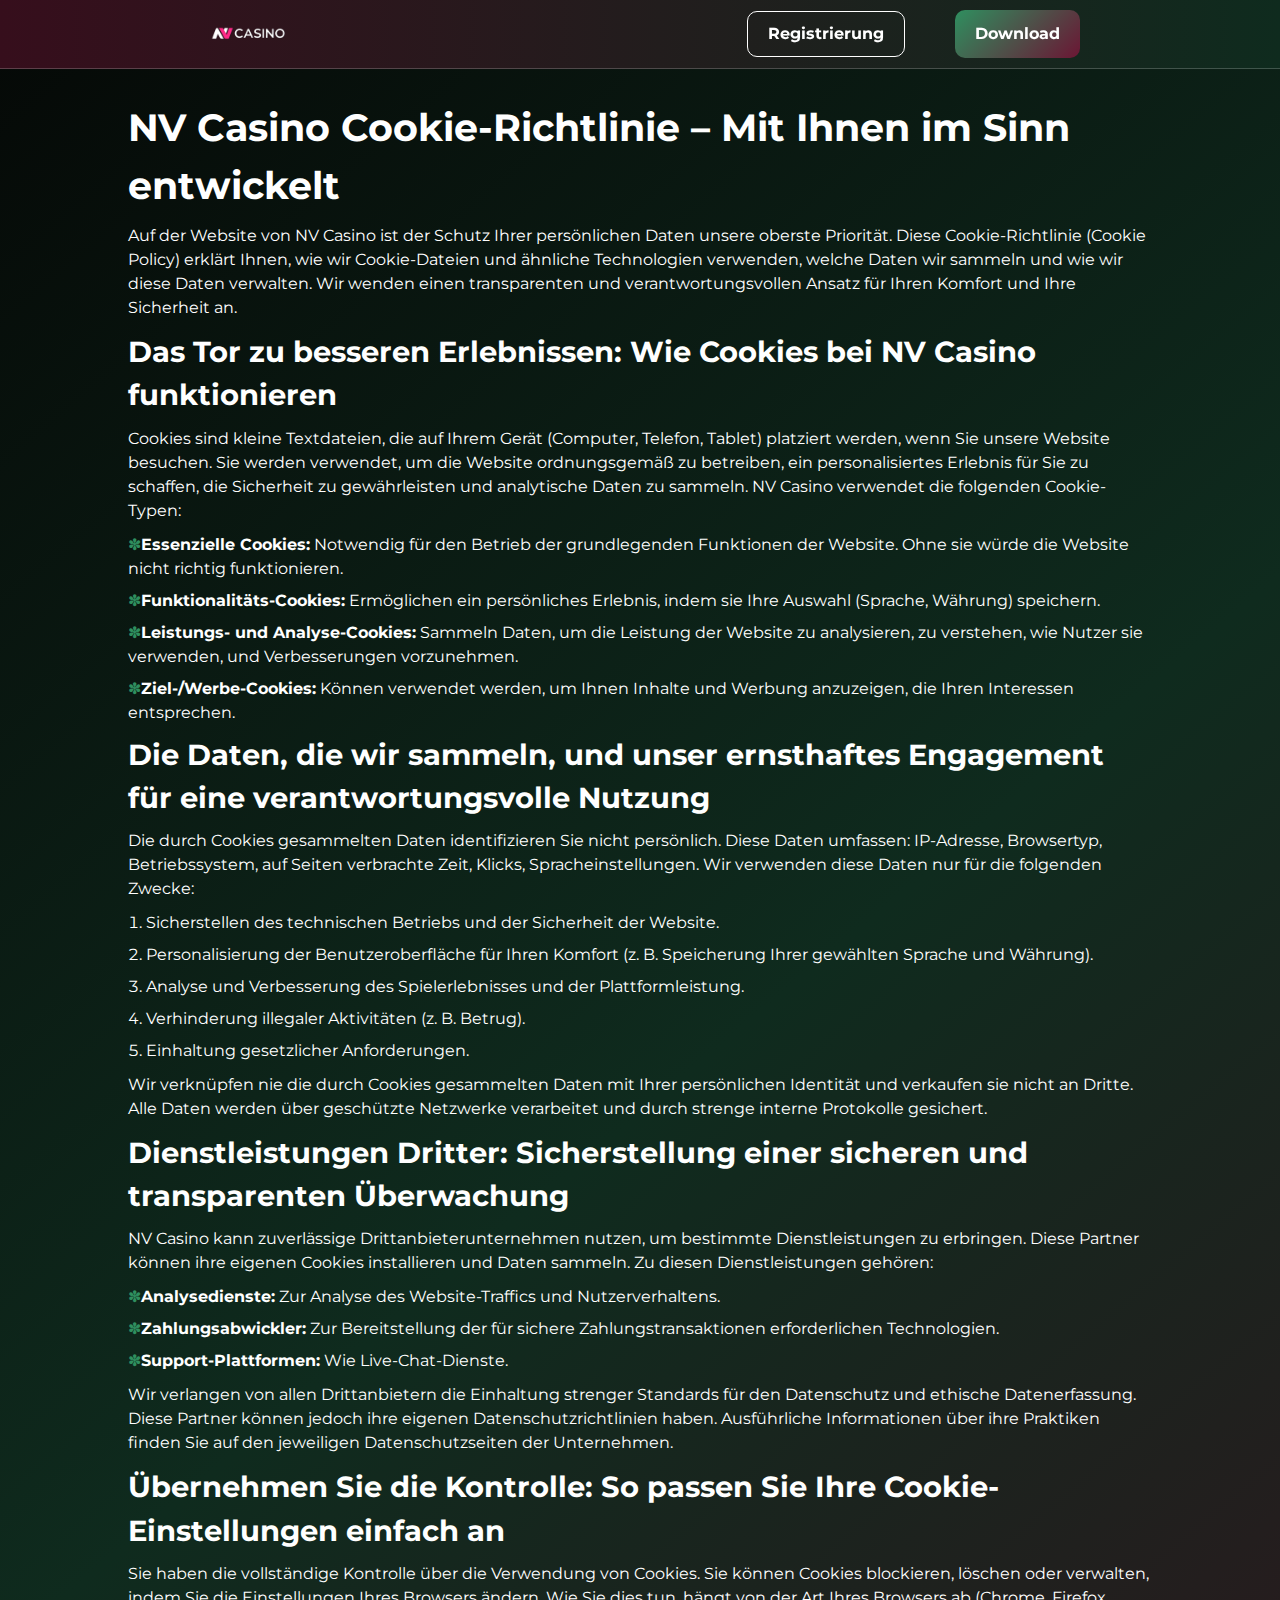
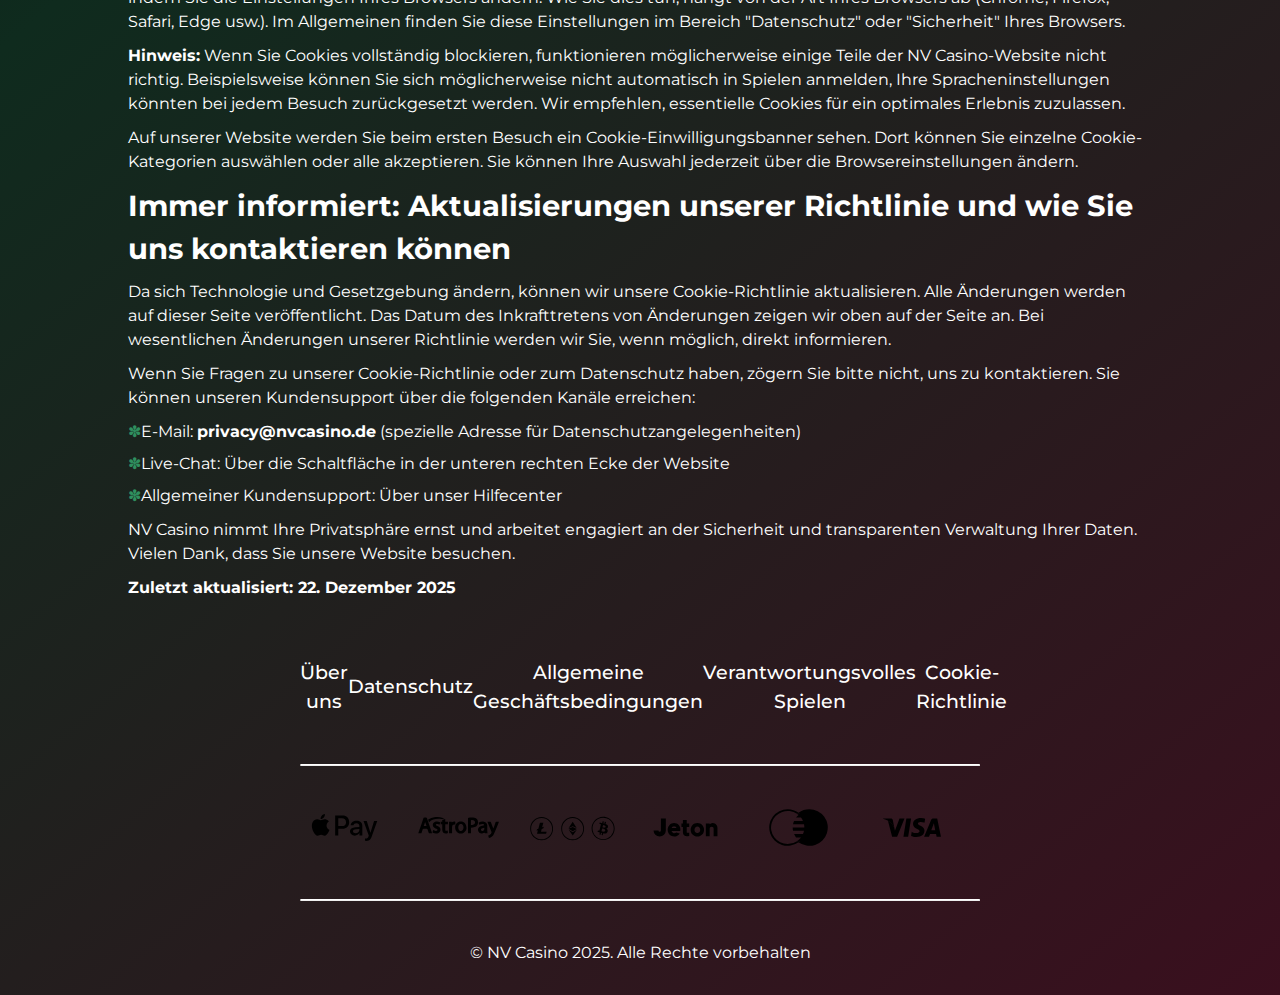
<file: cookie-policy/index.html>
<!DOCTYPE html>
<html lang="de">

<head>
    <meta charset="UTF-8">
    <meta name="viewport" content="width=device-width, initial-scale=1.0">
    <link rel="stylesheet" href="/style.css">
    <link rel="shortcut icon" href="/favicon.ico" type="image/x-icon">
    <title>NV Casino – Ihre Privatsphäre ist unsere oberste Priorität</title>
    <meta name="description"
        content="Bei NV Casino verpflichten wir uns zum Schutz Ihrer Daten. Erfahren Sie, wie Cookies Ihr Erlebnis verbessern und wie wir Ihre persönlichen Daten sicher und transparent verwalten.">
    <meta name="googlebot" content="index,follow,noarchive">

    <link rel="canonical" href="https://hausboot-urlaub-schwerin.de/cookie-policy/">

    <meta property="og:type" content="website" />
    <meta property="og:title" content="NV Casino Cookie-Richtlinie – Mit Ihnen im Sinn entwickelt" />
    <meta property="og:description"
        content="Bei NV Casino verpflichten wir uns zum Schutz Ihrer Daten. Erfahren Sie, wie Cookies Ihr Erlebnis verbessern." />
    <meta property="og:url" content="https://hausboot-urlaub-schwerin.de/cookie-policy/" />
    <meta property="og:site_name" content="NV Casino" />
    <meta property="og:locale" content="de_DE" />

    <meta name="twitter:card" content="summary" />
    <meta name="twitter:title" content="NV Casino Cookie-Richtlinie" />
    <meta name="twitter:description"
        content="Informationen zur Cookie-Richtlinie: Schutz und Transparenz Ihrer Daten." />

    <script type="application/ld+json">
    {
        "@context": "https://schema.org",
        "@type": "WebPage",
        "headline": "NV Casino Cookie-Richtlinie",
        "description": "Die Cookie-Richtlinie von NV Casino: Datenerfassung, Nutzung und Schutz.",
        "url": "https://hausboot-urlaub-schwerin.de/cookie-policy/",
        "inLanguage": "de-DE",
        "publisher": {
            "@type": "Organization",
            "name": "NV Casino",
            "logo": {
                "@type": "ImageObject",
                "url": "https://hausboot-urlaub-schwerin.de/img/logo.webp"
            }
        },
        "datePublished": "2025-12-22",
        "dateModified": "2025-12-22"
    }
    </script>
</head>

<body>

    <header>
        <div class="logo">
            <a href="/"><img src="/img/logo.webp" alt="NV Casino logo" width="140" height="70"></a>
        </div>

        <div class="header-btn">
            <a href="/play/" rel="nofollow" content="noindex" class="h-violet-btn">Registrierung</a>
            <a href="/play/" rel="nofollow" content="noindex" class="h-accent-btn">Download</a>
        </div>
    </header>

    <main>
        <div class="wrapper">
            <div class="container">
                <h1>NV Casino Cookie-Richtlinie – Mit Ihnen im Sinn entwickelt</h1>

                <p class="txt">
                    Auf der Website von NV Casino ist der Schutz Ihrer persönlichen Daten unsere oberste Priorität.
                    Diese Cookie-Richtlinie (Cookie Policy) erklärt Ihnen, wie wir Cookie-Dateien und ähnliche
                    Technologien verwenden, welche Daten wir sammeln und wie wir diese Daten verwalten. Wir wenden einen
                    transparenten und verantwortungsvollen Ansatz für Ihren Komfort und Ihre Sicherheit an.
                </p>

                <h2>Das Tor zu besseren Erlebnissen: Wie Cookies bei NV Casino funktionieren</h2>
                <p class="txt">
                    Cookies sind kleine Textdateien, die auf Ihrem Gerät (Computer, Telefon, Tablet) platziert werden,
                    wenn Sie unsere Website besuchen. Sie werden verwendet, um die Website ordnungsgemäß zu betreiben,
                    ein personalisiertes Erlebnis für Sie zu schaffen, die Sicherheit zu gewährleisten und analytische
                    Daten zu sammeln. NV Casino verwendet die folgenden Cookie-Typen:
                </p>
                <ul>
                    <li><strong>Essenzielle Cookies:</strong> Notwendig für den Betrieb der grundlegenden Funktionen der
                        Website. Ohne sie würde die Website nicht richtig funktionieren.</li>
                    <li><strong>Funktionalitäts-Cookies:</strong> Ermöglichen ein persönliches Erlebnis, indem sie Ihre
                        Auswahl (Sprache, Währung) speichern.</li>
                    <li><strong>Leistungs- und Analyse-Cookies:</strong> Sammeln Daten, um die Leistung der Website zu
                        analysieren, zu verstehen, wie Nutzer sie verwenden, und Verbesserungen vorzunehmen.</li>
                    <li><strong>Ziel-/Werbe-Cookies:</strong> Können verwendet werden, um Ihnen Inhalte und Werbung
                        anzuzeigen, die Ihren Interessen entsprechen.</li>
                </ul>

                <h2>Die Daten, die wir sammeln, und unser ernsthaftes Engagement für eine verantwortungsvolle Nutzung
                </h2>
                <p class="txt">
                    Die durch Cookies gesammelten Daten identifizieren Sie nicht persönlich. Diese Daten umfassen:
                    IP-Adresse, Browsertyp, Betriebssystem, auf Seiten verbrachte Zeit, Klicks, Spracheinstellungen. Wir
                    verwenden diese Daten nur für die folgenden Zwecke:
                </p>
                <ol>
                    <li>Sicherstellen des technischen Betriebs und der Sicherheit der Website.</li>
                    <li>Personalisierung der Benutzeroberfläche für Ihren Komfort (z. B. Speicherung Ihrer gewählten
                        Sprache und Währung).</li>
                    <li>Analyse und Verbesserung des Spielerlebnisses und der Plattformleistung.</li>
                    <li>Verhinderung illegaler Aktivitäten (z. B. Betrug).</li>
                    <li>Einhaltung gesetzlicher Anforderungen.</li>
                </ol>
                <p class="txt">
                    Wir verknüpfen nie die durch Cookies gesammelten Daten mit Ihrer persönlichen Identität und
                    verkaufen sie nicht an Dritte. Alle Daten werden über geschützte Netzwerke verarbeitet und durch
                    strenge interne Protokolle gesichert.
                </p>

                <h2>Dienstleistungen Dritter: Sicherstellung einer sicheren und transparenten Überwachung</h2>
                <p class="txt">
                    NV Casino kann zuverlässige Drittanbieterunternehmen nutzen, um bestimmte Dienstleistungen zu
                    erbringen. Diese Partner können ihre eigenen Cookies installieren und Daten sammeln. Zu diesen
                    Dienstleistungen gehören:
                </p>
                <ul>
                    <li><strong>Analysedienste:</strong> Zur Analyse des Website-Traffics und Nutzerverhaltens.</li>
                    <li><strong>Zahlungsabwickler:</strong> Zur Bereitstellung der für sichere Zahlungstransaktionen
                        erforderlichen Technologien.</li>
                    <li><strong>Support-Plattformen:</strong> Wie Live-Chat-Dienste.</li>
                </ul>
                <p class="txt">
                    Wir verlangen von allen Drittanbietern die Einhaltung strenger Standards für den Datenschutz und
                    ethische Datenerfassung. Diese Partner können jedoch ihre eigenen Datenschutzrichtlinien haben.
                    Ausführliche Informationen über ihre Praktiken finden Sie auf den jeweiligen Datenschutzseiten der
                    Unternehmen.
                </p>

                <h2>Übernehmen Sie die Kontrolle: So passen Sie Ihre Cookie-Einstellungen einfach an</h2>
                <p class="txt">
                    Sie haben die vollständige Kontrolle über die Verwendung von Cookies. Sie können Cookies blockieren,
                    löschen oder verwalten, indem Sie die Einstellungen Ihres Browsers ändern. Wie Sie dies tun, hängt
                    von der Art Ihres Browsers ab (Chrome, Firefox, Safari, Edge usw.). Im Allgemeinen finden Sie diese
                    Einstellungen im Bereich "Datenschutz" oder "Sicherheit" Ihres Browsers.
                </p>
                <p class="txt">
                    <strong>Hinweis:</strong> Wenn Sie Cookies vollständig blockieren, funktionieren möglicherweise
                    einige Teile der NV Casino-Website nicht richtig. Beispielsweise können Sie sich möglicherweise
                    nicht automatisch in Spielen anmelden, Ihre Spracheninstellungen könnten bei jedem Besuch
                    zurückgesetzt werden. Wir empfehlen, essentielle Cookies für ein optimales Erlebnis zuzulassen.
                </p>
                <p class="txt">
                    Auf unserer Website werden Sie beim ersten Besuch ein Cookie-Einwilligungsbanner sehen. Dort können
                    Sie einzelne Cookie-Kategorien auswählen oder alle akzeptieren. Sie können Ihre Auswahl jederzeit
                    über die Browsereinstellungen ändern.
                </p>

                <h2>Immer informiert: Aktualisierungen unserer Richtlinie und wie Sie uns kontaktieren können</h2>
                <p class="txt">
                    Da sich Technologie und Gesetzgebung ändern, können wir unsere Cookie-Richtlinie aktualisieren. Alle
                    Änderungen werden auf dieser Seite veröffentlicht. Das Datum des Inkrafttretens von Änderungen
                    zeigen wir oben auf der Seite an. Bei wesentlichen Änderungen unserer Richtlinie werden wir Sie,
                    wenn möglich, direkt informieren.
                </p>
                <p class="txt">
                    Wenn Sie Fragen zu unserer Cookie-Richtlinie oder zum Datenschutz haben, zögern Sie bitte nicht, uns
                    zu kontaktieren. Sie können unseren Kundensupport über die folgenden Kanäle erreichen:
                </p>
                <ul>
                    <li>E-Mail: <strong>privacy@nvcasino.de</strong> (spezielle Adresse für Datenschutzangelegenheiten)
                    </li>
                    <li>Live-Chat: Über die Schaltfläche in der unteren rechten Ecke der Website</li>
                    <li>Allgemeiner Kundensupport: Über unser Hilfecenter</li>
                </ul>
                <p class="txt">
                    NV Casino nimmt Ihre Privatsphäre ernst und arbeitet engagiert an der Sicherheit und transparenten
                    Verwaltung Ihrer Daten. Vielen Dank, dass Sie unsere Website besuchen.
                </p>
                <p class="txt"><strong>Zuletzt aktualisiert: 22. Dezember 2025</strong></p>
            </div>
        </div>
    </main>

    <footer>
        <ul>
            <li>
                <a href="/about-us/">Über uns</a>
            </li>
            <li>
                <a href="/privacy-policy/">Datenschutz</a>
            </li>
            <li>
                <a href="/terms-and-conditions/">Allgemeine Geschäftsbedingungen</a>
            </li>
            <li>
                <a href="/responsible-gambling/">Verantwortungsvolles Spielen</a>
            </li>
            <li>
                <a href="/cookie-policy/">Cookie-Richtlinie</a>
            </li>
        </ul>

        <hr>

        <ul>
            <li>
                <img src="/img/apple.svg" alt="apple pay" width="100" height="50">
            </li>
            <li>
                <img src="/img/astropay.svg" alt="astro pay" width="100" height="50">
            </li>
            <li>
                <img src="/img/crypto.svg" alt="crypto pay" width="100" height="50">
            </li>
            <li>
                <img src="/img/jeton.svg" alt="jeton pay" width="100" height="50">
            </li>
            <li>
                <img src="/img/mastercard.svg" alt="mastercard pay" width="100" height="50">
            </li>
            <li>
                <img src="/img/visa.svg" alt="visa pay" width="100" height="50">
            </li>
        </ul>

        <hr>

        <p class="txt">
            © NV Casino 2025. Alle Rechte vorbehalten
        </p>
    </footer>
</body>

</html>
</file>
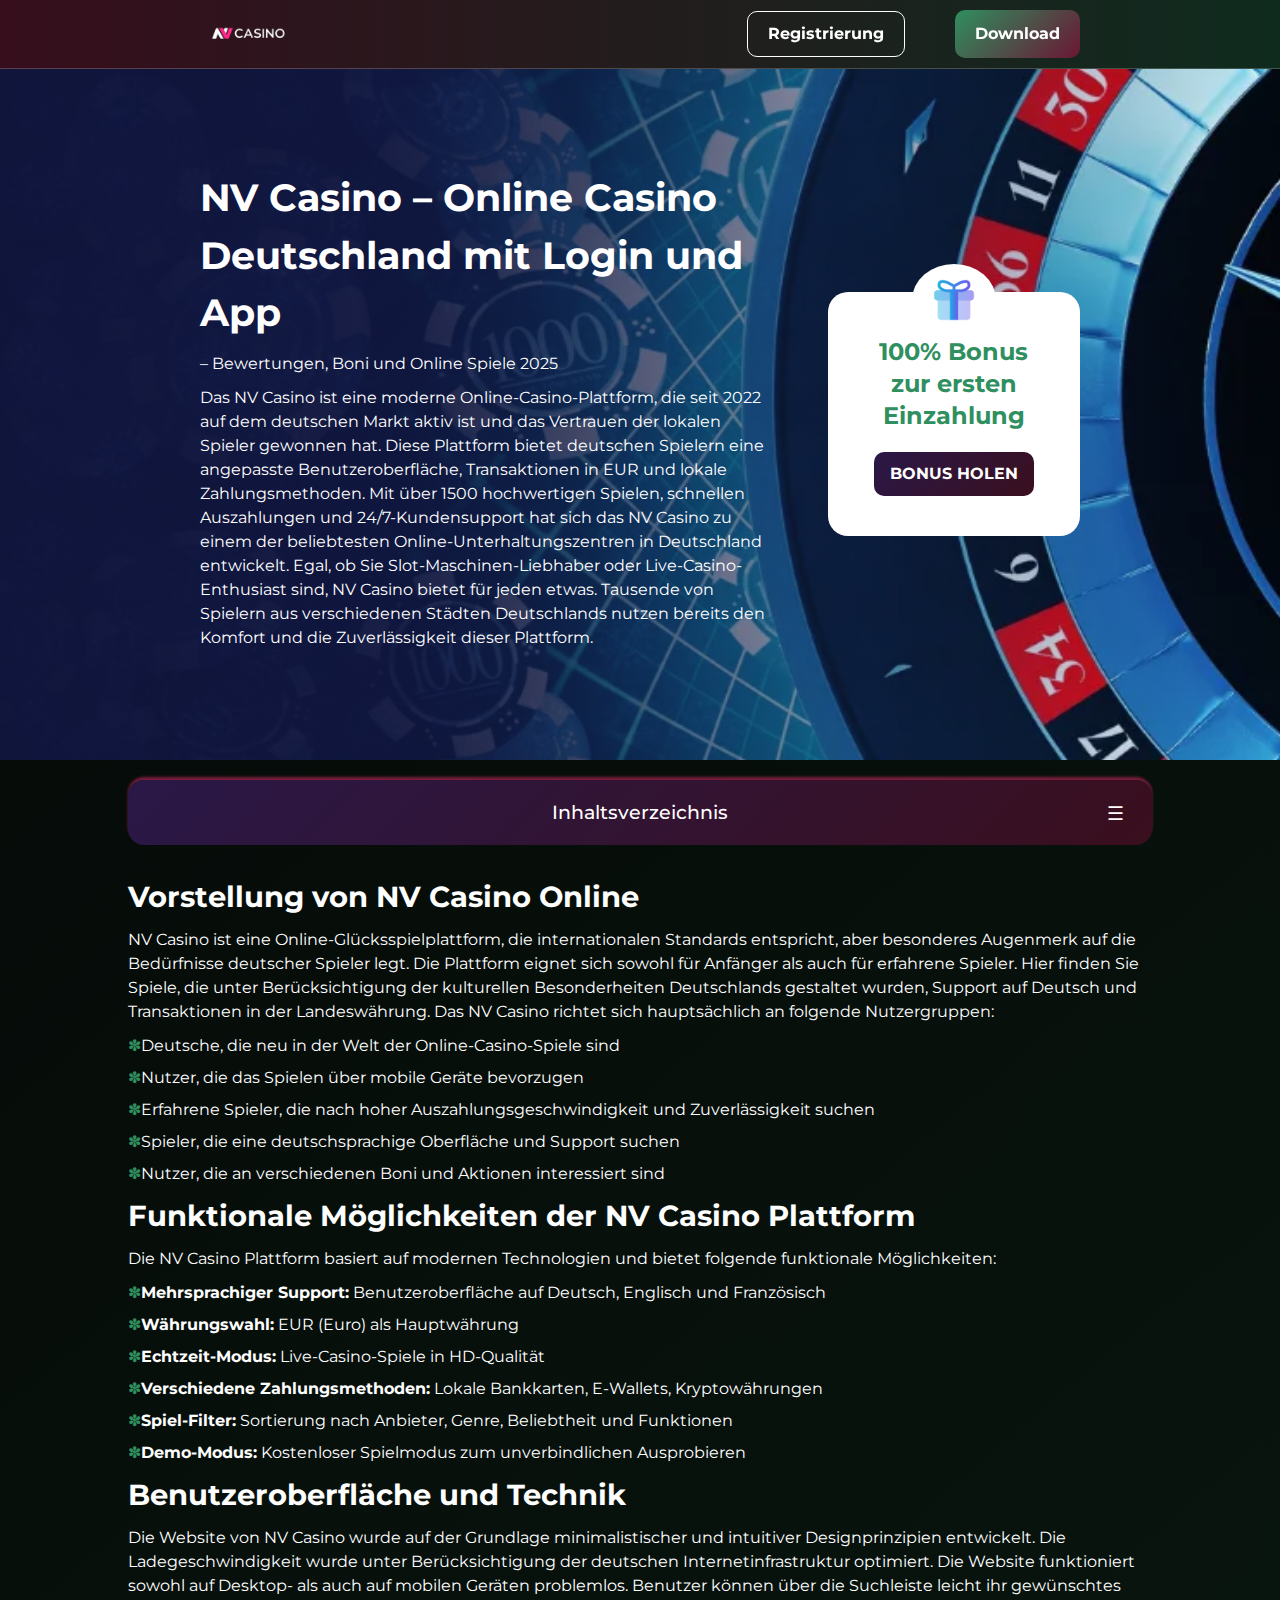
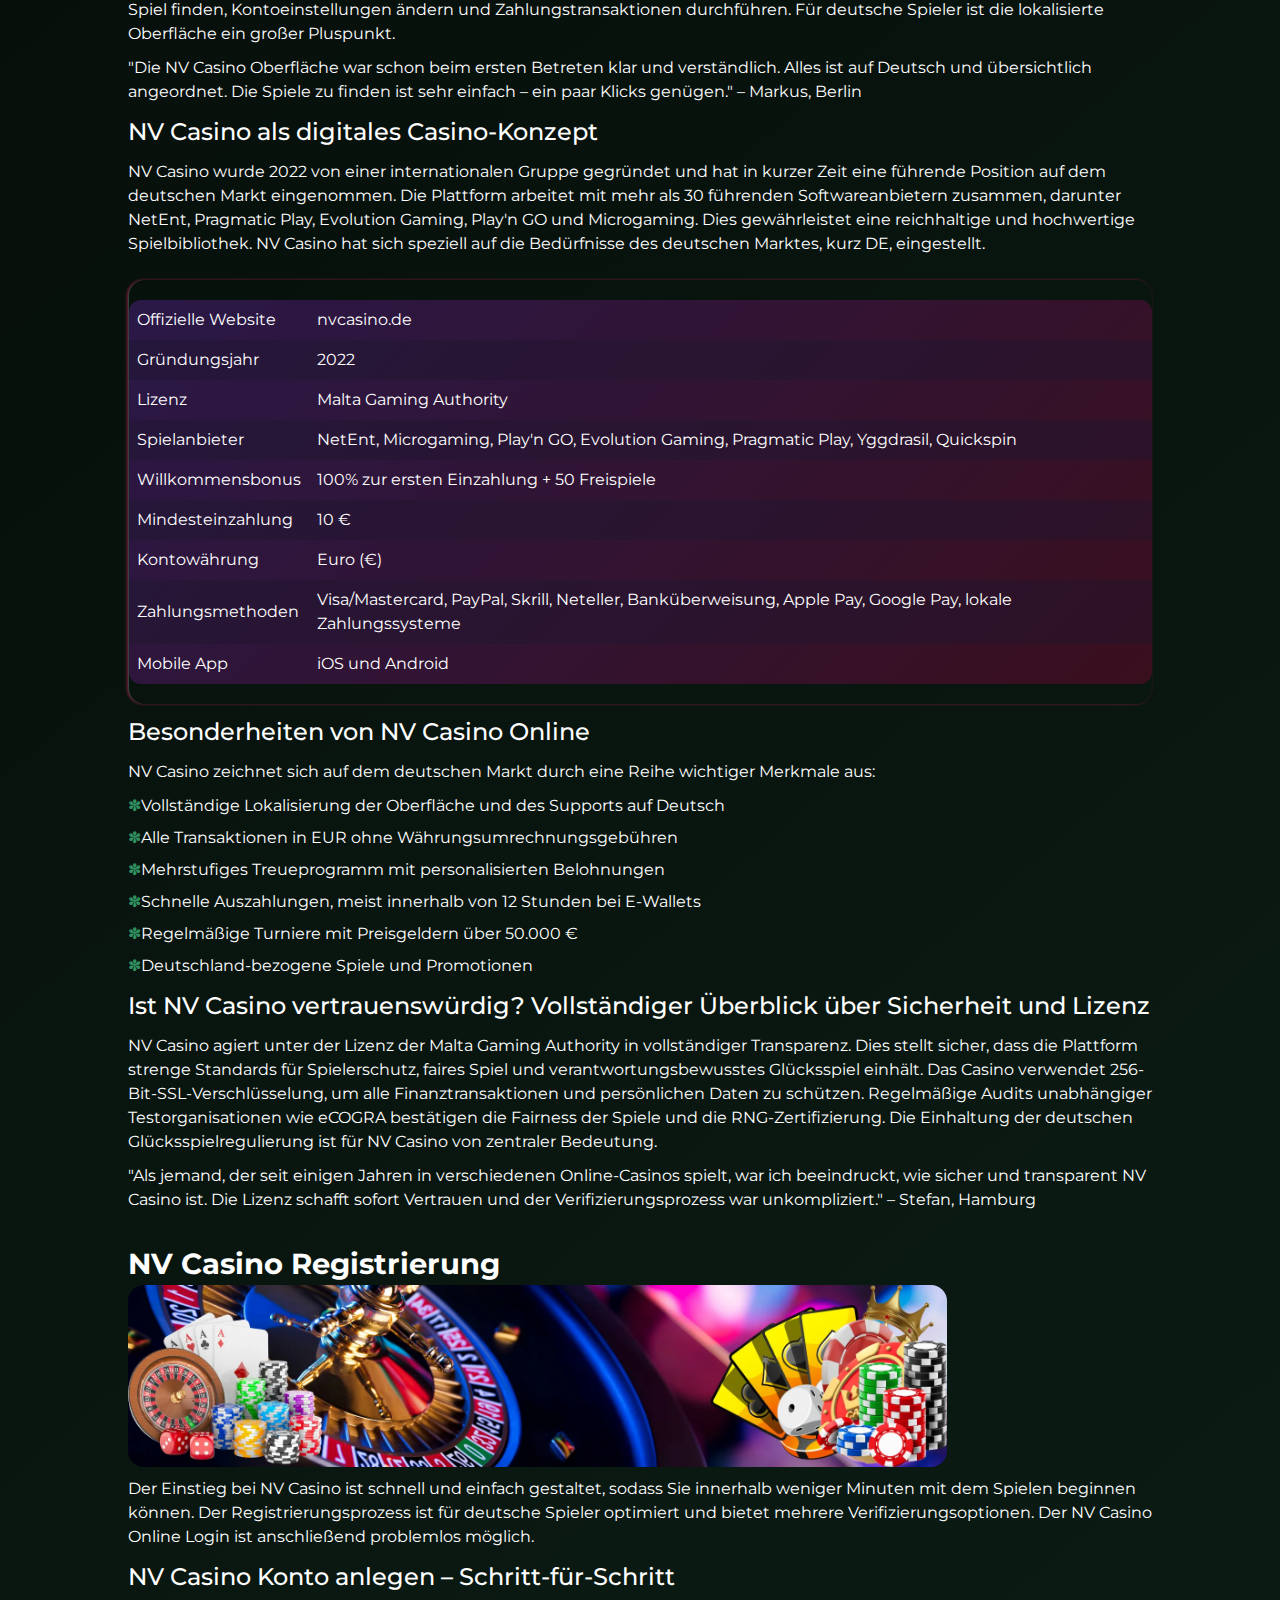
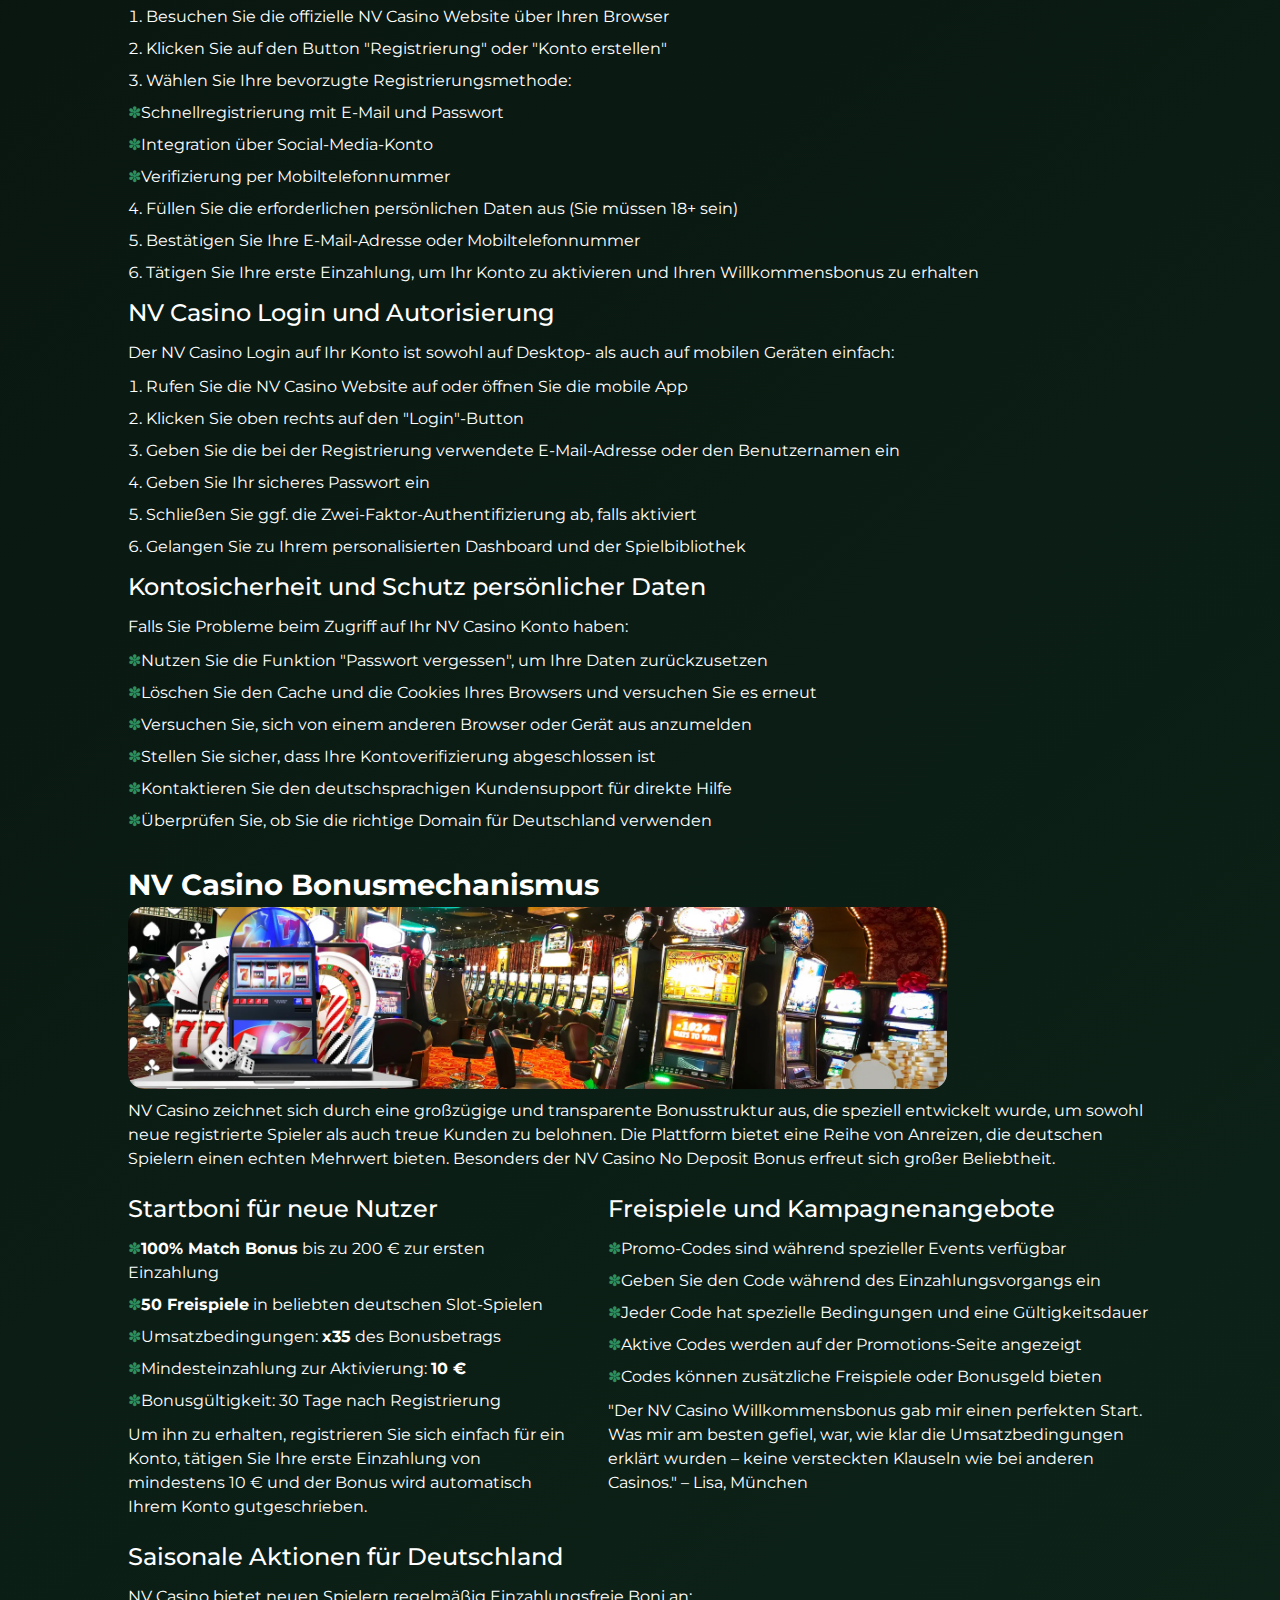
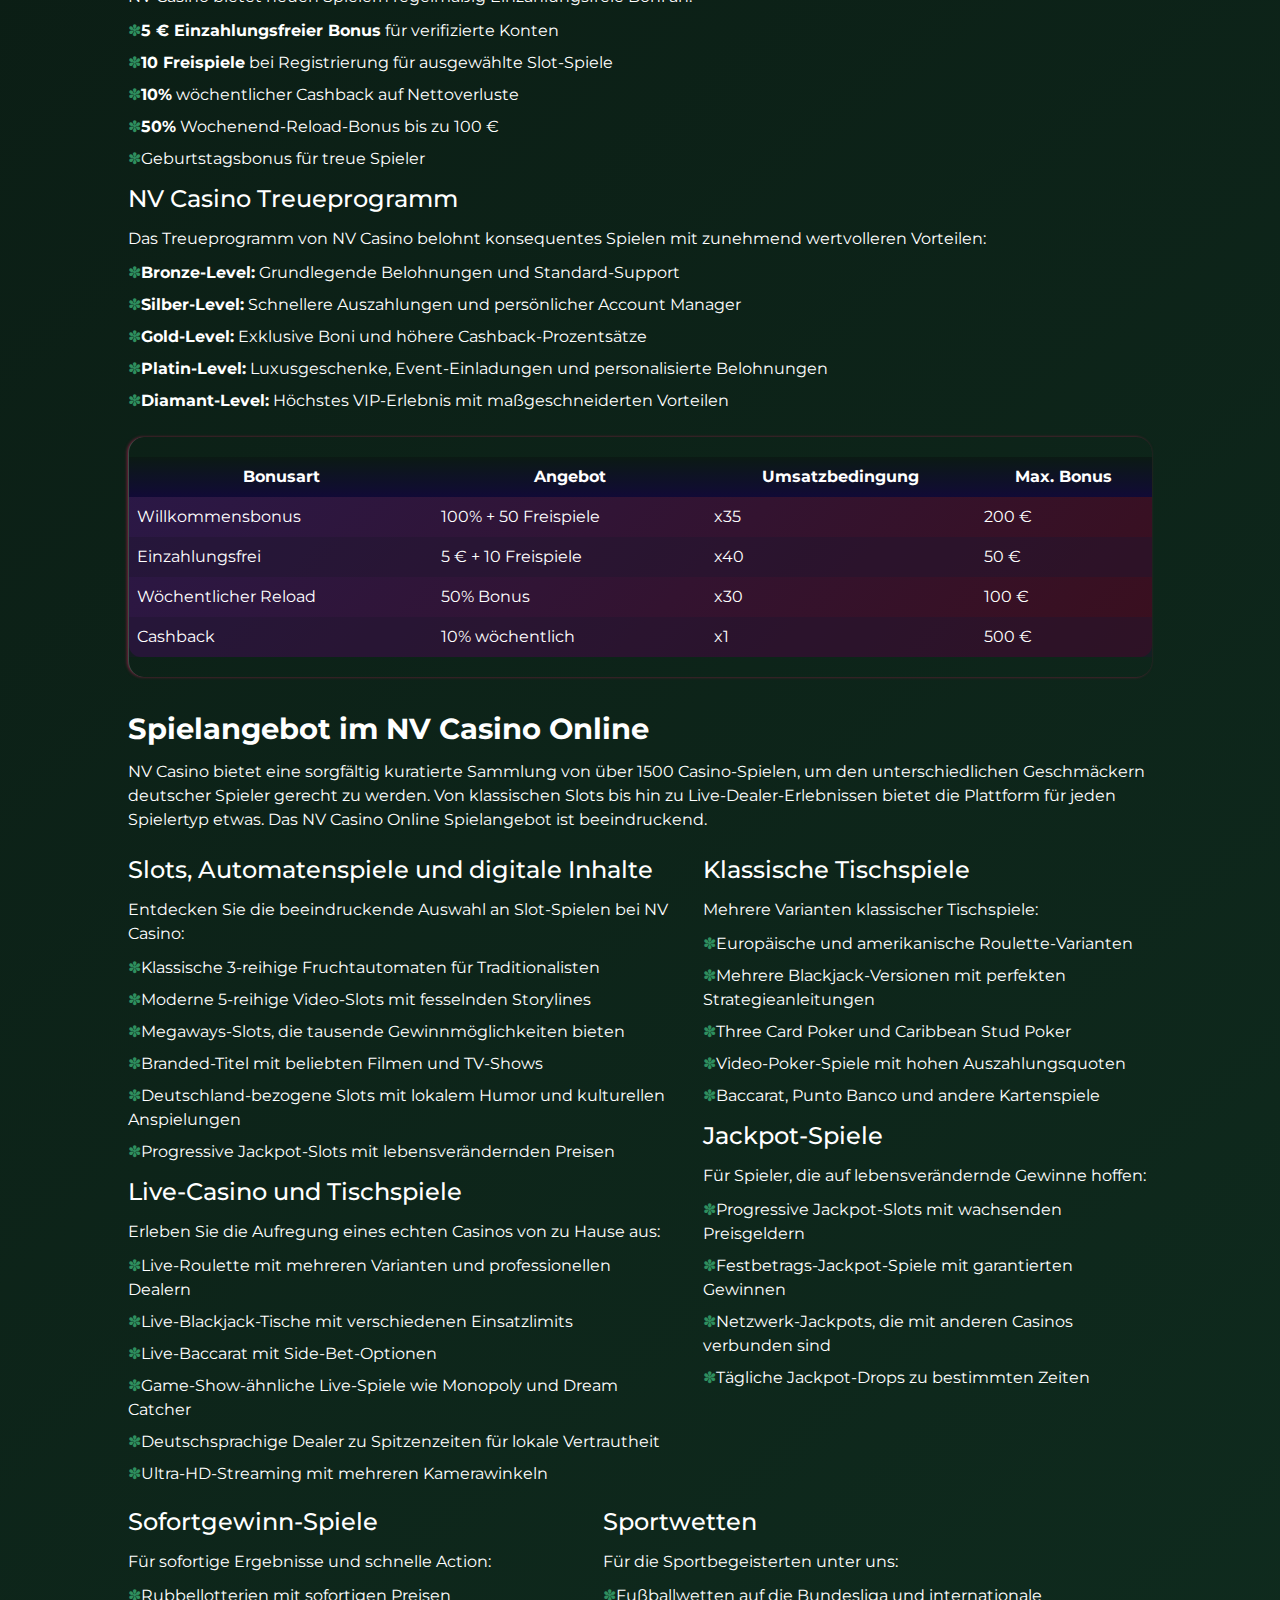
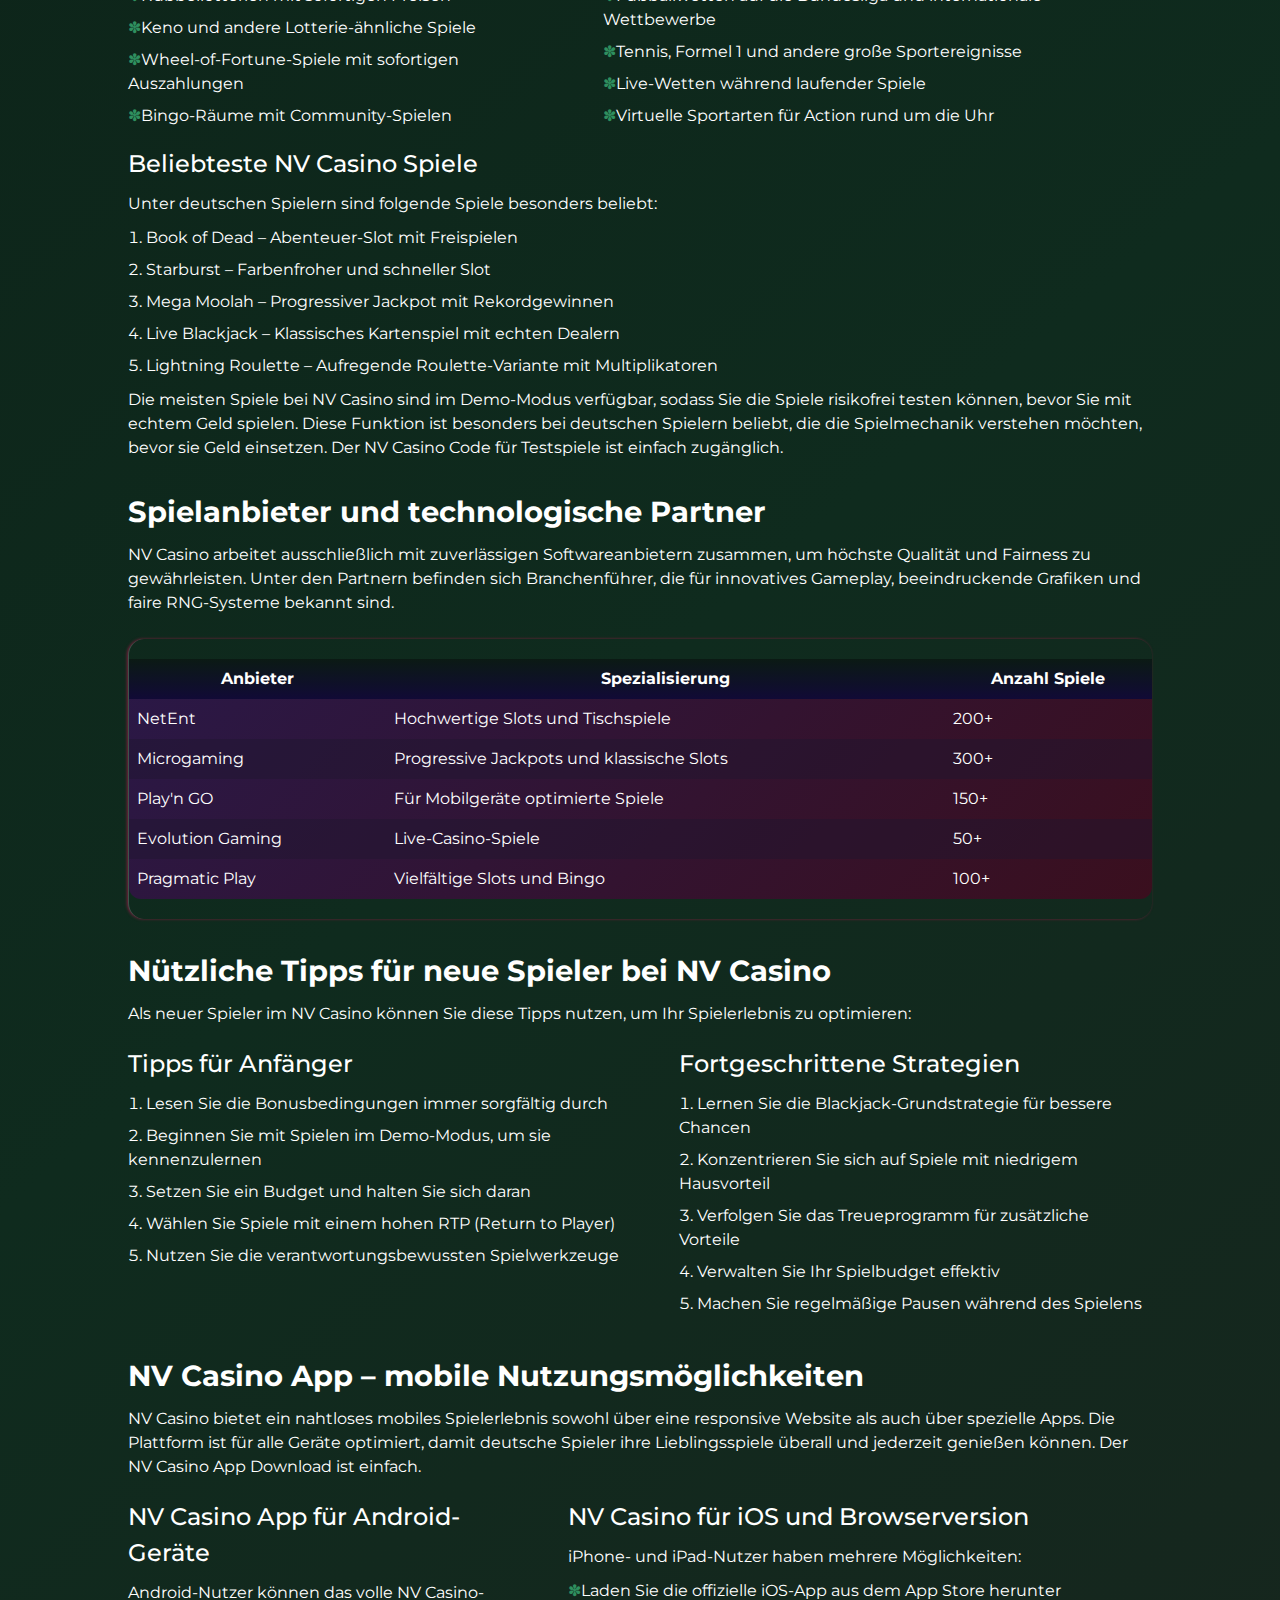
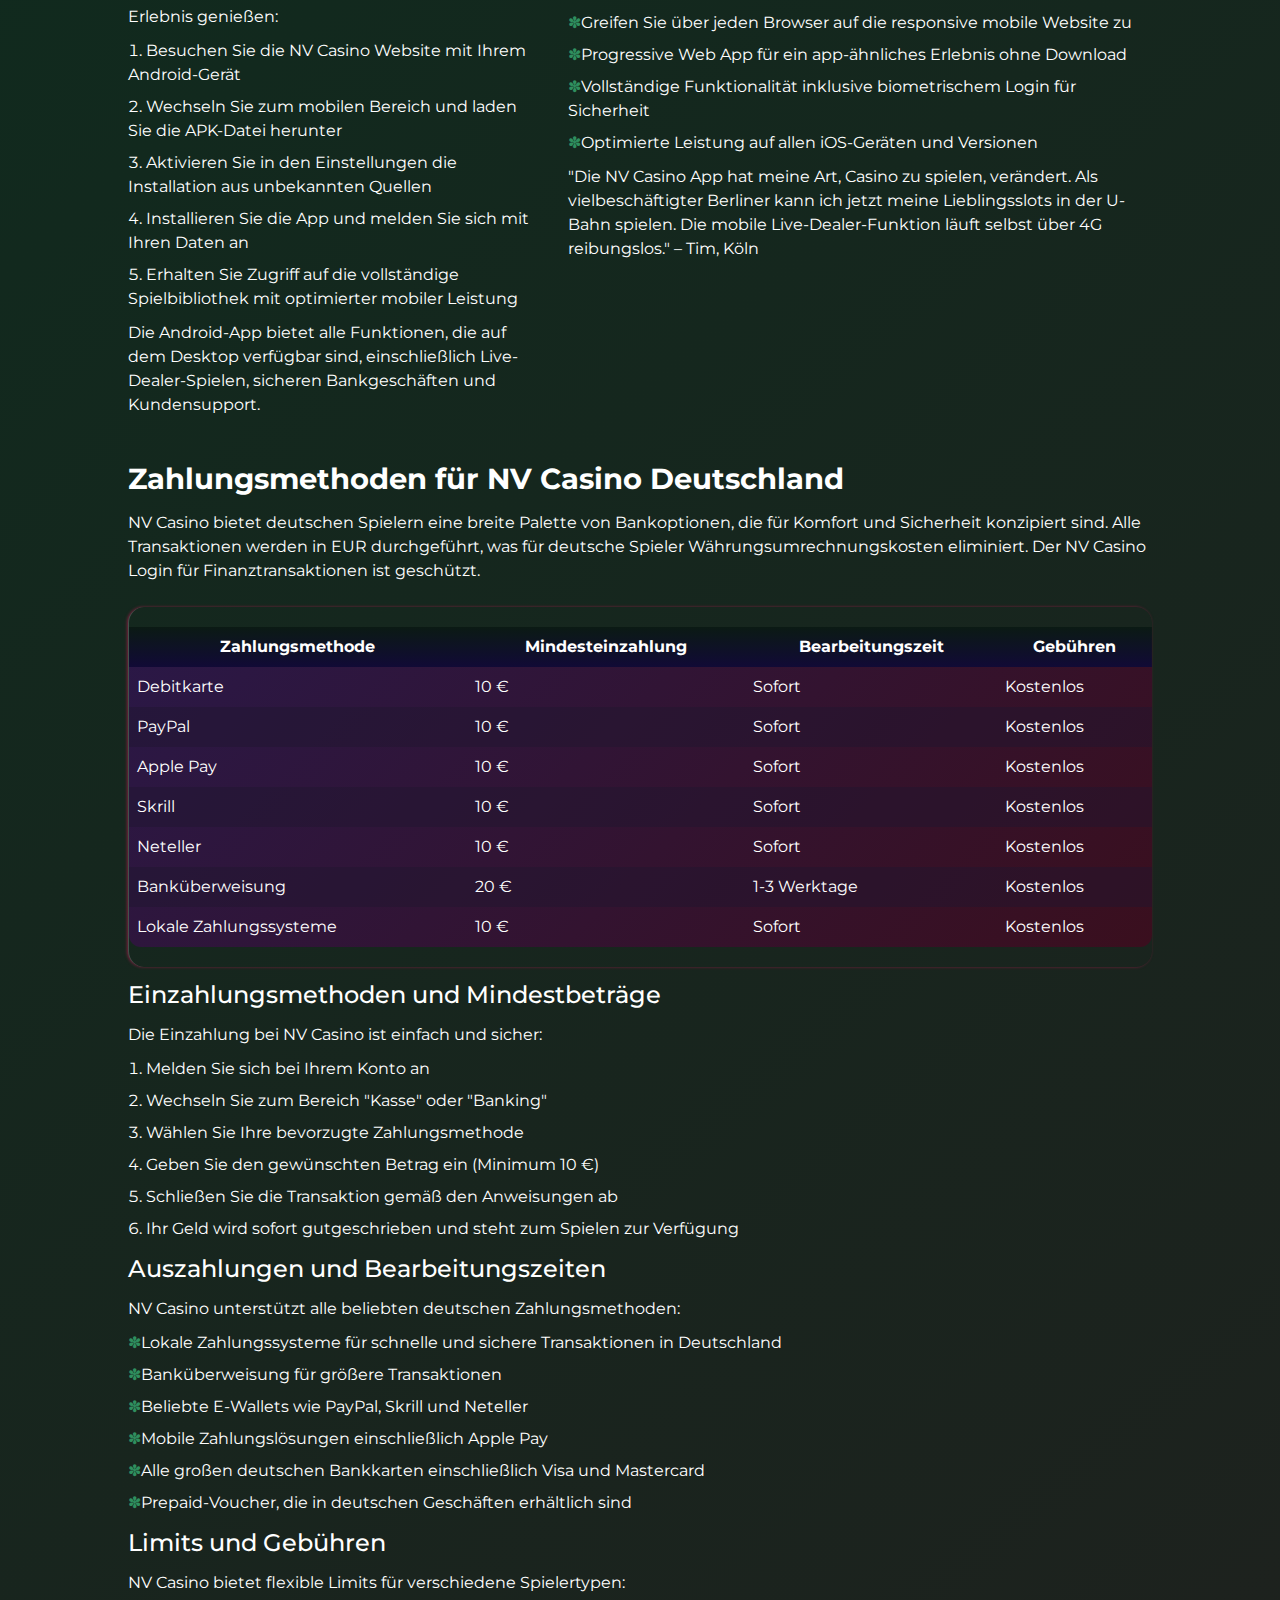
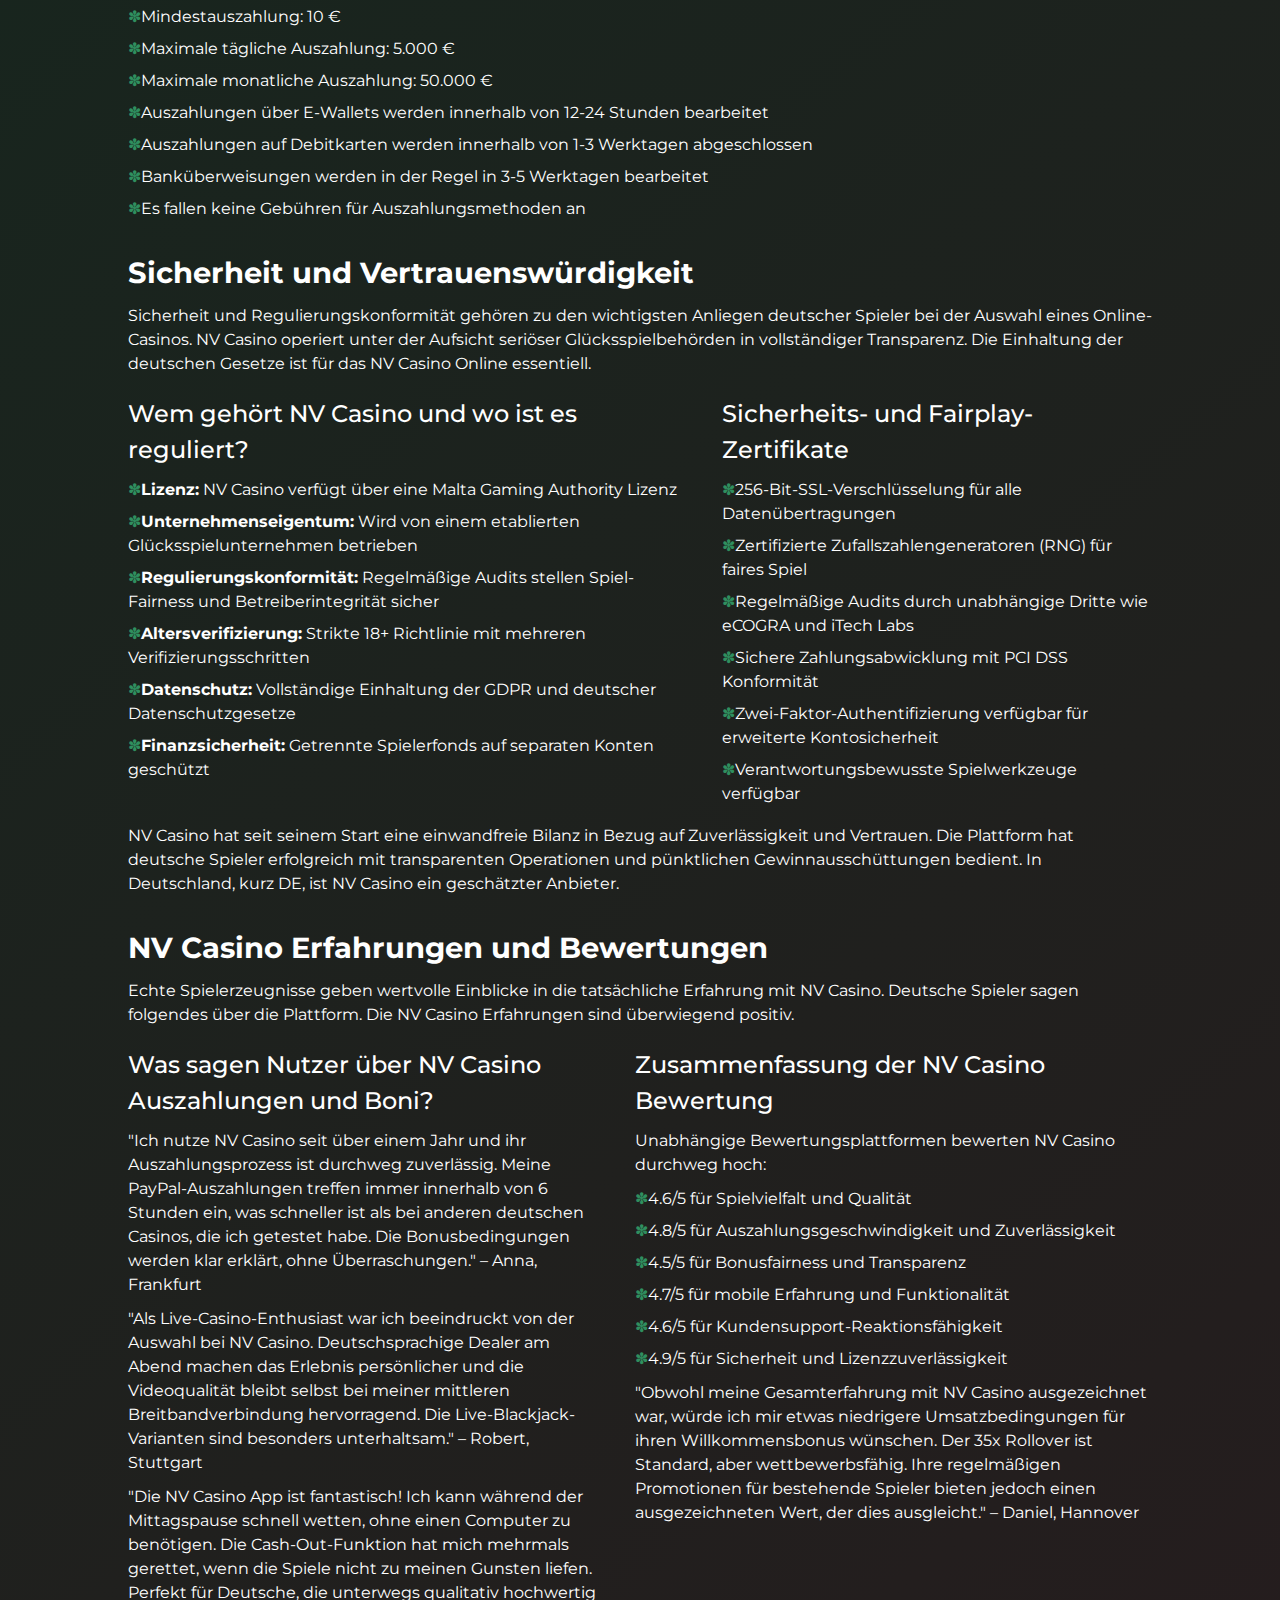
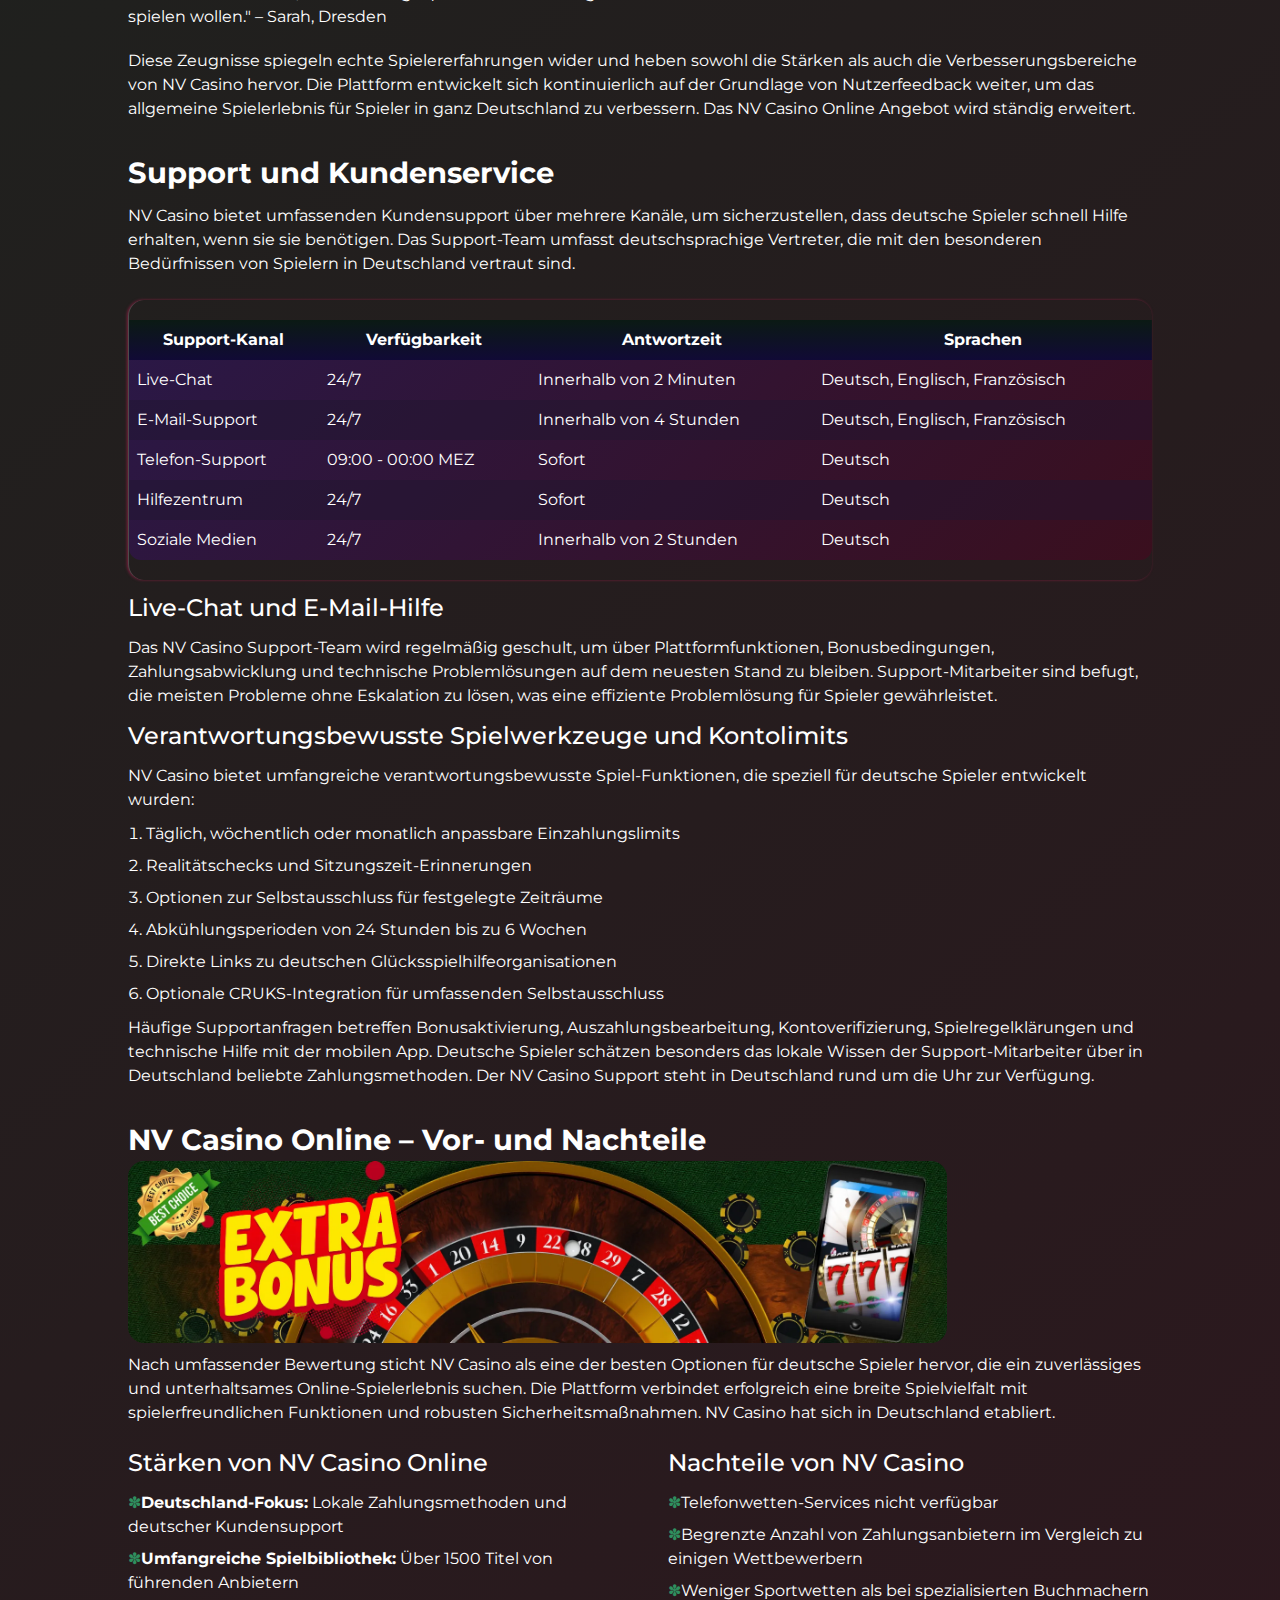
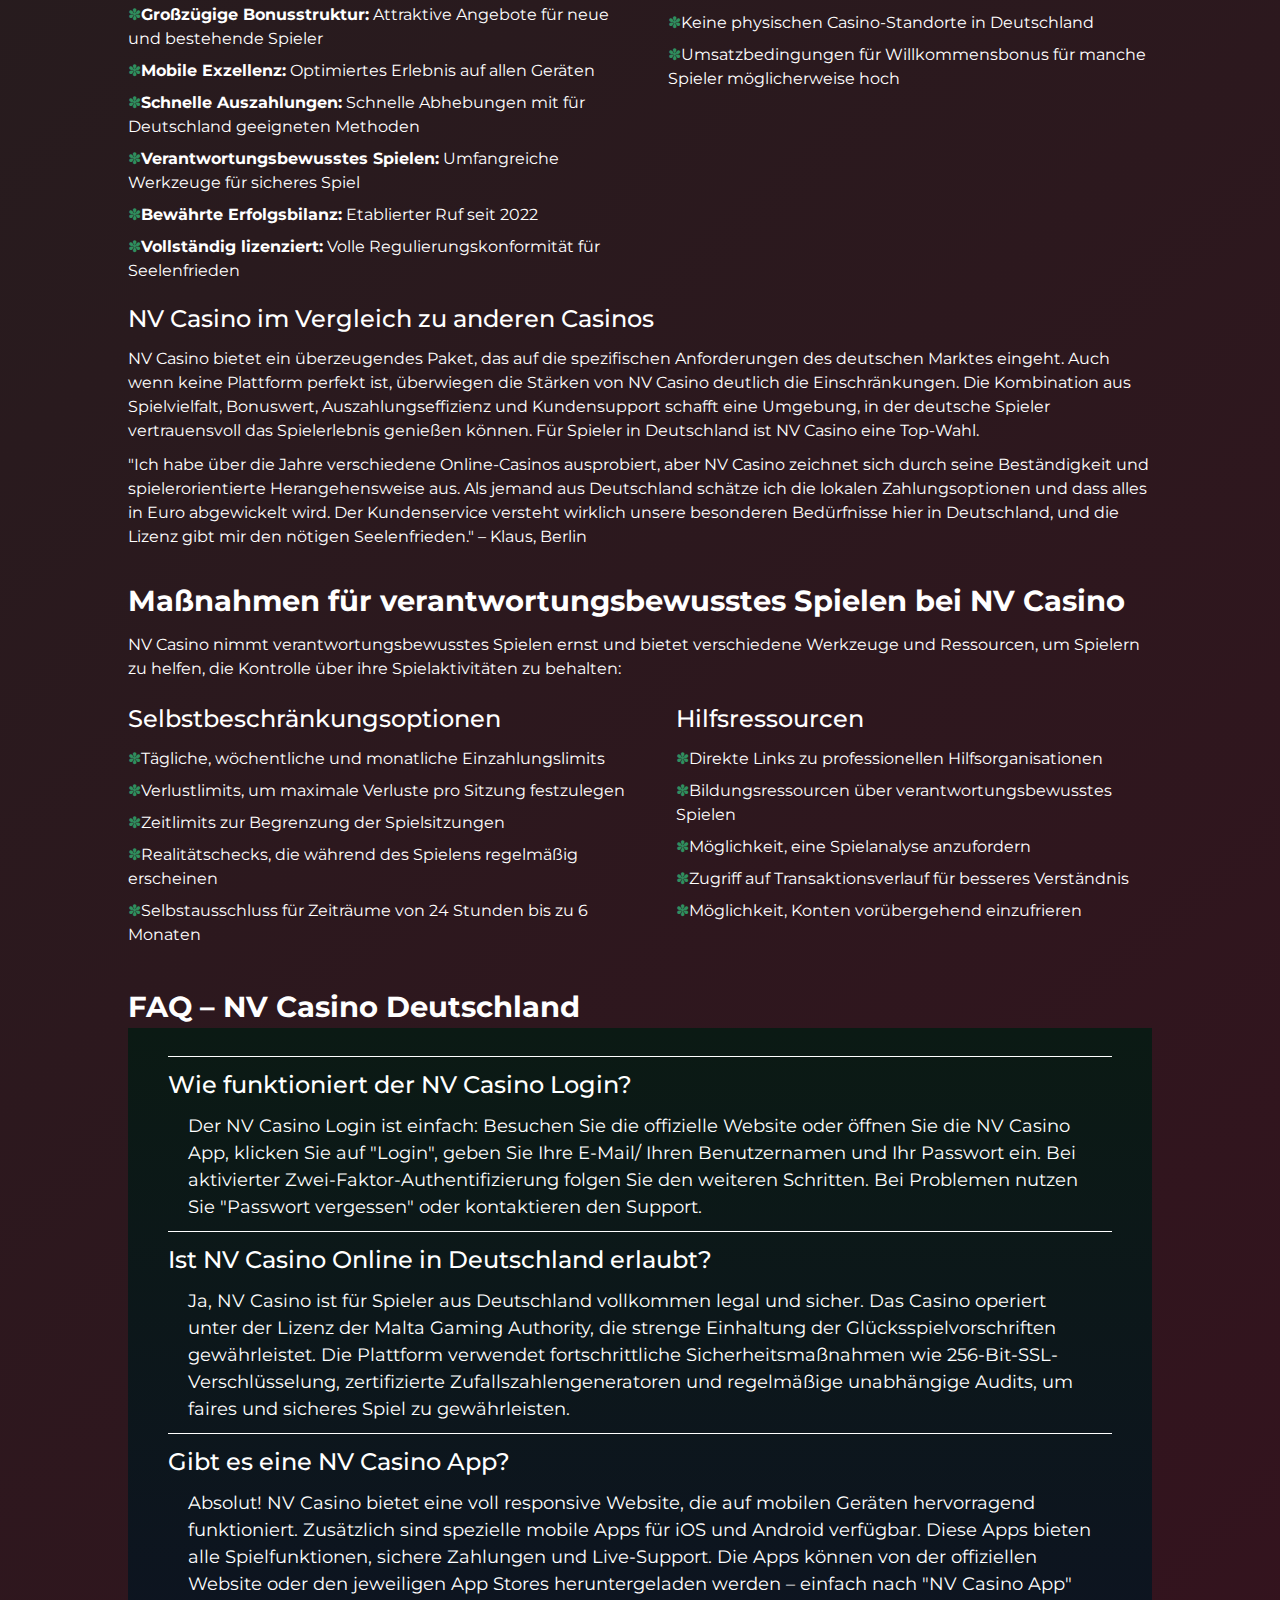
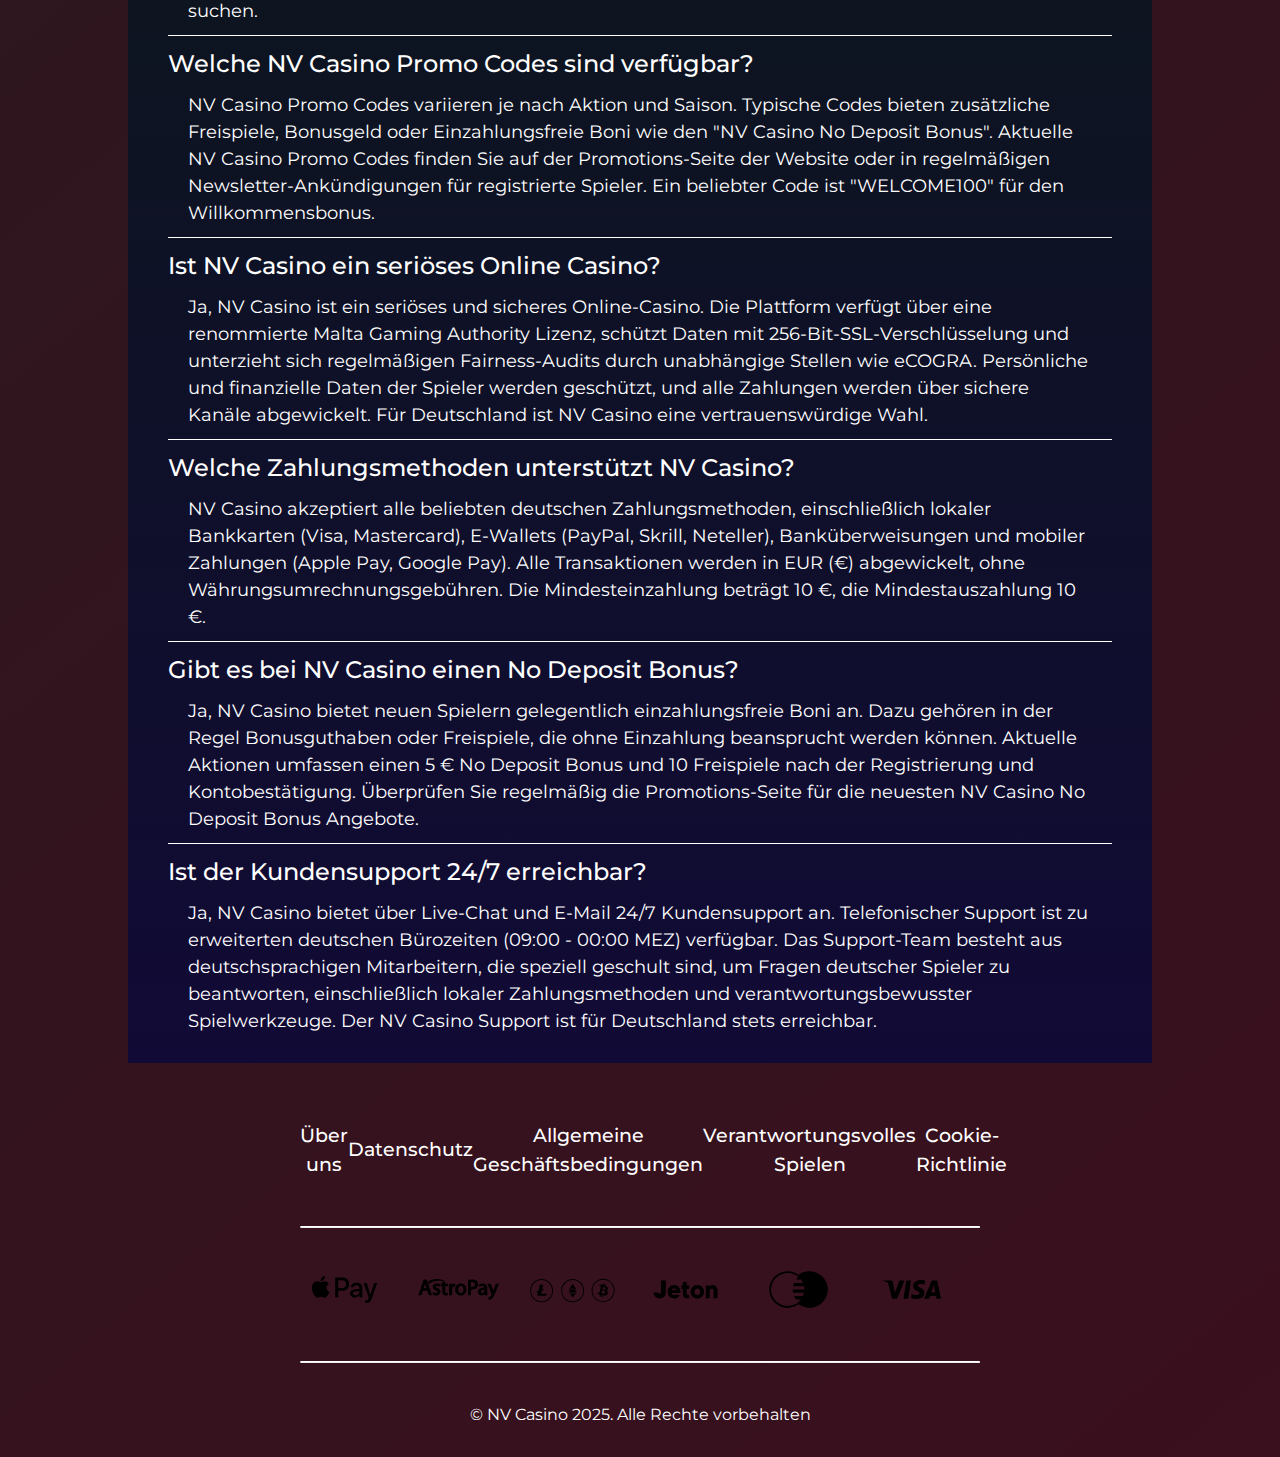
<file: de-de/index.html>
<!DOCTYPE html>
<html lang="de-DE">

<head>
    <meta charset="UTF-8">
    <meta name="viewport" content="width=device-width, initial-scale=1.0">
    <link rel="stylesheet" href="/style.css">
    <link rel="shortcut icon" href="/favicon.ico" type="image/x-icon">
    <title>NV Casino Online 🎰 Deutschland | Login, App, Promo Code & Bonus</title>
    <meta name="description"
        content="NV Casino Online bietet Spielern aus Deutschland Casino-Spiele, sicheren Login, App-Zugriff und attraktive Bonusoptionen. Erfahre alles über NV Casino hier.">
    <meta name="googlebot" content="index,follow,noarchive">

    <link rel="alternate" hreflang="de-DE" href="https://hausboot-urlaub-schwerin.de/de-de/">
    <link rel="alternate" hreflang="x-default" href="https://hausboot-urlaub-schwerin.de/">
    <link rel="canonical" href="https://hausboot-urlaub-schwerin.de/de-de/">

    <meta property="og:type" content="website" />
    <meta property="og:title" content="NV Casino Online 🎰 Deutschland | Login, App, Promo Code & Bonus" />
    <meta property="og:description"
        content="NV Casino Online bietet Spielern aus Deutschland Casino-Spiele, sicheren Login, App-Zugriff und attraktive Bonusoptionen. Erfahre alles über NV Casino hier." />
    <meta property="og:url" content="https://hausboot-urlaub-schwerin.de/" />
    <meta property="og:site_name" content="NV Casino" />
    <meta property="og:image" content="https://hausboot-urlaub-schwerin.de/img/1.webp" />
    <meta property="og:locale" content="de_DE" />

    <meta name="twitter:card" content="summary_large_image" />
    <meta name="twitter:title" content="NV Casino Online 🎰 Deutschland | Login, App, Promo Code & Bonus" />
    <meta name="twitter:description"
        content="NV Casino Online bietet Spielern aus Deutschland Casino-Spiele, sicheren Login, App-Zugriff und attraktive Bonusoptionen. Erfahre alles über NV Casino hier." />
    <meta name="twitter:image" content="https://hausboot-urlaub-schwerin.de/img/1.webp" />

    <script type="application/ld+json">
    {
        "@context": "https://schema.org",
        "@type": "Article",
        "headline": "NV Casino Online 🎰 Deutschland | Login, App, Promo Code & Bonus",
        "description": "NV Casino Online bietet Spielern aus Deutschland Casino-Spiele, sicheren Login, App-Zugriff und attraktive Bonusoptionen. Erfahre alles über NV Casino hier.",
        "mainEntityOfPage": {
            "@type": "WebPage",
            "@id": "https://hausboot-urlaub-schwerin.de/"
        },
        "author": {
            "@type": "Person",
            "name": "Thomas Schmidt",
            "url": "https://hausboot-urlaub-schwerin.de/"
        },
        "publisher": {
            "@type": "Organization",
            "name": "NV Casino",
            "logo": {
                "@type": "ImageObject",
                "url": "https://hausboot-urlaub-schwerin.de/img/logo.webp"
            }
        },
        "datePublished": "2025-12-22",
        "dateModified": "2025-12-22"
    }
    </script>

    <script type="application/ld+json">
    {
        "@context": "https://schema.org",
        "@type": "WebSite",
        "url": "https://hausboot-urlaub-schwerin.de/",
        "name": "NV Casino",
        "description": "Deutsches Online Casino NV Casino: Spiele, Boni und vollständige Bewertungen.",
        "inLanguage": "de-DE"
    }
    </script>

    <script type="application/ld+json">
    {
        "@context": "https://schema.org",
        "@type": "BreadcrumbList",
        "itemListElement": [{
                "@type": "ListItem",
                "position": 1,
                "name": "Startseite",
                "item": "https://hausboot-urlaub-schwerin.de/"
            },
            {
                "@type": "ListItem",
                "position": 2,
                "name": "🎰+100%",
                "item": "https://hausboot-urlaub-schwerin.de/"
            }
        ]
    }
    </script>

    <script type="application/ld+json">
    {
      "@context": "https://schema.org",
      "@type": "FAQPage",
      "mainEntity": [
        {
          "@type": "Question",
          "name": "Wie kann ich mich beim NV Casino registrieren?",
          "acceptedAnswer": {
            "@type": "Answer",
            "text": "Die Registrierung dauert 2 Minuten: E-Mail, Telefonnummer und Passwort. Sofortige Bestätigung."
          }
        },
        {
          "@type": "Question",
          "name": "Gibt es eine mobile App?",
          "acceptedAnswer": {
            "@type": "Answer",
            "text": "Ja, iOS- und Android-Apps sind mit allen Spielen verfügbar."
          }
        },
        {
          "@type": "Question",
          "name": "Wie erhalte ich den Willkommensbonus?",
          "acceptedAnswer": {
            "@type": "Answer",
            "text": "Nach der Registrierung und der ersten Einzahlung erhalten Sie einen Bonus von bis zu 100%."
          }
        },
        {
          "@type": "Question",
          "name": "Wie lange dauern Auszahlungen?",
          "acceptedAnswer": {
            "@type": "Answer",
            "text": "Überweisungen: 1-3 Tage, E-Wallets: maximal 24 Stunden."
          }
        }
      ]
    }
    </script>
</head>

<body>

    <header>
        <div class="logo">
            <a href="/"><img src="/img/logo.webp" alt="NV Casino logo" width="140" height="70"></a>
        </div>

        <div class="header-btn">
            <a href="/play/" rel="nofollow" content="noindex" class="h-violet-btn">Registrierung</a>
            <a href="/play/" rel="nofollow" content="noindex" class="h-accent-btn">Download</a>
        </div>
    </header>

    <main>
        <div class="promo">
            <div class="promo-l">
                <h1>NV Casino – Online Casino Deutschland mit Login und App</h1>
                <p class="txt">
                    – Bewertungen, Boni und Online Spiele 2025
                </p>
                <p class="txt">
                    Das NV Casino ist eine moderne Online-Casino-Plattform, die seit 2022 auf dem deutschen Markt aktiv
                    ist und das Vertrauen der lokalen Spieler gewonnen hat. Diese Plattform bietet deutschen Spielern
                    eine angepasste Benutzeroberfläche, Transaktionen in EUR und lokale Zahlungsmethoden. Mit über 1500
                    hochwertigen Spielen, schnellen Auszahlungen und 24/7-Kundensupport hat sich das NV Casino zu einem
                    der beliebtesten Online-Unterhaltungszentren in Deutschland entwickelt. Egal, ob Sie
                    Slot-Maschinen-Liebhaber oder Live-Casino-Enthusiast sind, NV Casino bietet für jeden etwas.
                    Tausende von Spielern aus verschiedenen Städten Deutschlands nutzen bereits den Komfort und die
                    Zuverlässigkeit dieser Plattform.
                </p>
            </div>

            <div class="promo-gift">
                <div class="gift-box">
                    <img class="gift-zoom" src="/img/gift.webp" alt="Bonusgeschenk" width="50" height="50">
                </div>

                <p class="txt-accent">
                    100% Bonus zur ersten Einzahlung
                </p>

                <a href="/play/" rel="nofollow" content="noindex" class="btn-accent">Bonus holen</a>
            </div>
        </div>

        <div class="wrapper">
            <div class="navigation">
                <input type="checkbox" id="toggle-nav" hidden>
                <label for="toggle-nav" class="txt-nav">Inhaltsverzeichnis</label>

                <ul class="nav-list">
                    <li class="nav-item"><a href="#review">NV Casino Bewertung</a></li>
                    <li class="nav-item"><a href="#inscription">Registrierung und NV Casino Login</a></li>
                    <li class="nav-item"><a href="#bonus">NV Casino Bonus: vollständiger Überblick</a></li>
                    <li class="nav-item"><a href="#jeux">Spielvielfalt im NV Online Casino</a></li>
                    <li class="nav-item"><a href="#prestataires">NV Casino App</a></li>
                    <li class="nav-item"><a href="#conseils">Finanztransaktionen bei NV Casino</a></li>
                    <li class="nav-item"><a href="#mobile">Sicherheit und Lizenz bei NV Casino</a></li>
                    <li class="nav-item"><a href="#demo">Entdecken Sie NV Casino Erfahrungen deutscher Spieler</a></li>
                    <li class="nav-item"><a href="#deposit">Kundensupport bei NV Casino</a></li>
                    <li class="nav-item"><a href="#withdrawal">Vorteile und Nachteile des NV Casinos</a></li>
                    <li class="nav-item"><a href="#limites">FAQ</a></li>
                </ul>
            </div>

            <div class="container" id="review">
                <h2>Vorstellung von NV Casino Online</h2>
                <p class="txt">
                    NV Casino ist eine Online-Glücksspielplattform, die internationalen Standards entspricht, aber
                    besonderes Augenmerk auf die Bedürfnisse deutscher Spieler legt. Die Plattform eignet sich sowohl
                    für Anfänger als auch für erfahrene Spieler. Hier finden Sie Spiele, die unter Berücksichtigung der
                    kulturellen Besonderheiten Deutschlands gestaltet wurden, Support auf Deutsch und Transaktionen in
                    der Landeswährung. Das NV Casino richtet sich hauptsächlich an folgende Nutzergruppen:
                </p>
                <ul>
                    <li>Deutsche, die neu in der Welt der Online-Casino-Spiele sind</li>
                    <li>Nutzer, die das Spielen über mobile Geräte bevorzugen</li>
                    <li>Erfahrene Spieler, die nach hoher Auszahlungsgeschwindigkeit und Zuverlässigkeit suchen</li>
                    <li>Spieler, die eine deutschsprachige Oberfläche und Support suchen</li>
                    <li>Nutzer, die an verschiedenen Boni und Aktionen interessiert sind</li>
                </ul>

                <h2>Funktionale Möglichkeiten der NV Casino Plattform</h2>
                <p class="txt">
                    Die NV Casino Plattform basiert auf modernen Technologien und bietet folgende funktionale
                    Möglichkeiten:
                </p>
                <ul>
                    <li><strong>Mehrsprachiger Support:</strong> Benutzeroberfläche auf Deutsch, Englisch und
                        Französisch</li>
                    <li><strong>Währungswahl:</strong> EUR (Euro) als Hauptwährung</li>
                    <li><strong>Echtzeit-Modus:</strong> Live-Casino-Spiele in HD-Qualität</li>
                    <li><strong>Verschiedene Zahlungsmethoden:</strong> Lokale Bankkarten, E-Wallets, Kryptowährungen
                    </li>
                    <li><strong>Spiel-Filter:</strong> Sortierung nach Anbieter, Genre, Beliebtheit und Funktionen</li>
                    <li><strong>Demo-Modus:</strong> Kostenloser Spielmodus zum unverbindlichen Ausprobieren</li>
                </ul>

                <h2>Benutzeroberfläche und Technik</h2>
                <p class="txt">
                    Die Website von NV Casino wurde auf der Grundlage minimalistischer und intuitiver Designprinzipien
                    entwickelt. Die Ladegeschwindigkeit wurde unter Berücksichtigung der deutschen Internetinfrastruktur
                    optimiert. Die Website funktioniert sowohl auf Desktop- als auch auf mobilen Geräten problemlos.
                    Benutzer können über die Suchleiste leicht ihr gewünschtes Spiel finden, Kontoeinstellungen ändern
                    und Zahlungstransaktionen durchführen. Für deutsche Spieler ist die lokalisierte Oberfläche ein
                    großer Pluspunkt.
                </p>
                <p class="txt">
                    "Die NV Casino Oberfläche war schon beim ersten Betreten klar und verständlich. Alles ist auf
                    Deutsch und übersichtlich angeordnet. Die Spiele zu finden ist sehr einfach – ein paar Klicks
                    genügen." – Markus, Berlin
                </p>

                <h3>NV Casino als digitales Casino-Konzept</h3>
                <p class="txt">
                    NV Casino wurde 2022 von einer internationalen Gruppe gegründet und hat in kurzer Zeit eine führende
                    Position auf dem deutschen Markt eingenommen. Die Plattform arbeitet mit mehr als 30 führenden
                    Softwareanbietern zusammen, darunter NetEnt, Pragmatic Play, Evolution Gaming, Play'n GO und
                    Microgaming. Dies gewährleistet eine reichhaltige und hochwertige Spielbibliothek. NV Casino hat
                    sich speziell auf die Bedürfnisse des deutschen Marktes, kurz DE, eingestellt.
                </p>

                <div class="table-wrapper">
                    <table>
                        <tbody>
                            <tr>
                                <td>Offizielle Website</td>
                                <td>nvcasino.de</td>
                            </tr>
                            <tr>
                                <td>Gründungsjahr</td>
                                <td>2022</td>
                            </tr>
                            <tr>
                                <td>Lizenz</td>
                                <td>Malta Gaming Authority</td>
                            </tr>
                            <tr>
                                <td>Spielanbieter</td>
                                <td>NetEnt, Microgaming, Play'n GO, Evolution Gaming, Pragmatic Play, Yggdrasil,
                                    Quickspin</td>
                            </tr>
                            <tr>
                                <td>Willkommensbonus</td>
                                <td>100% zur ersten Einzahlung + 50 Freispiele</td>
                            </tr>
                            <tr>
                                <td>Mindesteinzahlung</td>
                                <td>10 €</td>
                            </tr>
                            <tr>
                                <td>Kontowährung</td>
                                <td>Euro (€)</td>
                            </tr>
                            <tr>
                                <td>Zahlungsmethoden</td>
                                <td>Visa/Mastercard, PayPal, Skrill, Neteller, Banküberweisung, Apple Pay, Google Pay,
                                    lokale Zahlungssysteme</td>
                            </tr>
                            <tr>
                                <td>Mobile App</td>
                                <td>iOS und Android</td>
                            </tr>
                        </tbody>
                    </table>
                </div>

                <h3>Besonderheiten von NV Casino Online</h3>
                <p class="txt">
                    NV Casino zeichnet sich auf dem deutschen Markt durch eine Reihe wichtiger Merkmale aus:
                </p>
                <ul>
                    <li>Vollständige Lokalisierung der Oberfläche und des Supports auf Deutsch</li>
                    <li>Alle Transaktionen in EUR ohne Währungsumrechnungsgebühren</li>
                    <li>Mehrstufiges Treueprogramm mit personalisierten Belohnungen</li>
                    <li>Schnelle Auszahlungen, meist innerhalb von 12 Stunden bei E-Wallets</li>
                    <li>Regelmäßige Turniere mit Preisgeldern über 50.000 €</li>
                    <li>Deutschland-bezogene Spiele und Promotionen</li>
                </ul>

                <h3>Ist NV Casino vertrauenswürdig? Vollständiger Überblick über Sicherheit und Lizenz</h3>
                <p class="txt">
                    NV Casino agiert unter der Lizenz der Malta Gaming Authority in vollständiger Transparenz. Dies
                    stellt sicher, dass die Plattform strenge Standards für Spielerschutz, faires Spiel und
                    verantwortungsbewusstes Glücksspiel einhält. Das Casino verwendet 256-Bit-SSL-Verschlüsselung, um
                    alle Finanztransaktionen und persönlichen Daten zu schützen. Regelmäßige Audits unabhängiger
                    Testorganisationen wie eCOGRA bestätigen die Fairness der Spiele und die RNG-Zertifizierung. Die
                    Einhaltung der deutschen Glücksspielregulierung ist für NV Casino von zentraler Bedeutung.
                </p>
                <p class="txt">
                    "Als jemand, der seit einigen Jahren in verschiedenen Online-Casinos spielt, war ich beeindruckt,
                    wie sicher und transparent NV Casino ist. Die Lizenz schafft sofort Vertrauen und der
                    Verifizierungsprozess war unkompliziert." – Stefan, Hamburg
                </p>
            </div>

            <div class="container" id="inscription">
                <h2>NV Casino Registrierung</h2>
                <img src="/img/3.webp" alt="NV Casino Registrierung" width="1000" height="800">
                <p class="txt">
                    Der Einstieg bei NV Casino ist schnell und einfach gestaltet, sodass Sie innerhalb weniger Minuten
                    mit dem Spielen beginnen können. Der Registrierungsprozess ist für deutsche Spieler optimiert und
                    bietet mehrere Verifizierungsoptionen. Der NV Casino Online Login ist anschließend problemlos
                    möglich.
                </p>

                <h3>NV Casino Konto anlegen – Schritt-für-Schritt</h3>
                <ol>
                    <li>Besuchen Sie die offizielle NV Casino Website über Ihren Browser</li>
                    <li>Klicken Sie auf den Button "Registrierung" oder "Konto erstellen"</li>
                    <li>Wählen Sie Ihre bevorzugte Registrierungsmethode:
                        <ul>
                            <li>Schnellregistrierung mit E-Mail und Passwort</li>
                            <li>Integration über Social-Media-Konto</li>
                            <li>Verifizierung per Mobiltelefonnummer</li>
                        </ul>
                    </li>
                    <li>Füllen Sie die erforderlichen persönlichen Daten aus (Sie müssen 18+ sein)</li>
                    <li>Bestätigen Sie Ihre E-Mail-Adresse oder Mobiltelefonnummer</li>
                    <li>Tätigen Sie Ihre erste Einzahlung, um Ihr Konto zu aktivieren und Ihren Willkommensbonus zu
                        erhalten</li>
                </ol>

                <h3>NV Casino Login und Autorisierung</h3>
                <p class="txt">
                    Der NV Casino Login auf Ihr Konto ist sowohl auf Desktop- als auch auf mobilen Geräten einfach:
                </p>
                <ol>
                    <li>Rufen Sie die NV Casino Website auf oder öffnen Sie die mobile App</li>
                    <li>Klicken Sie oben rechts auf den "Login"-Button</li>
                    <li>Geben Sie die bei der Registrierung verwendete E-Mail-Adresse oder den Benutzernamen ein</li>
                    <li>Geben Sie Ihr sicheres Passwort ein</li>
                    <li>Schließen Sie ggf. die Zwei-Faktor-Authentifizierung ab, falls aktiviert</li>
                    <li>Gelangen Sie zu Ihrem personalisierten Dashboard und der Spielbibliothek</li>
                </ol>

                <h3>Kontosicherheit und Schutz persönlicher Daten</h3>
                <p class="txt">
                    Falls Sie Probleme beim Zugriff auf Ihr NV Casino Konto haben:
                </p>
                <ul>
                    <li>Nutzen Sie die Funktion "Passwort vergessen", um Ihre Daten zurückzusetzen</li>
                    <li>Löschen Sie den Cache und die Cookies Ihres Browsers und versuchen Sie es erneut</li>
                    <li>Versuchen Sie, sich von einem anderen Browser oder Gerät aus anzumelden</li>
                    <li>Stellen Sie sicher, dass Ihre Kontoverifizierung abgeschlossen ist</li>
                    <li>Kontaktieren Sie den deutschsprachigen Kundensupport für direkte Hilfe</li>
                    <li>Überprüfen Sie, ob Sie die richtige Domain für Deutschland verwenden</li>
                </ul>
            </div>

            <div class="container" id="bonus">
                <h2>NV Casino Bonusmechanismus</h2>
                <img src="/img/1.webp" alt="NV Casino Bonus" width="1000" height="800">
                <p class="txt">
                    NV Casino zeichnet sich durch eine großzügige und transparente Bonusstruktur aus, die speziell
                    entwickelt wurde, um sowohl neue registrierte Spieler als auch treue Kunden zu belohnen. Die
                    Plattform bietet eine Reihe von Anreizen, die deutschen Spielern einen echten Mehrwert bieten.
                    Besonders der NV Casino No Deposit Bonus erfreut sich großer Beliebtheit.
                </p>

                <div class="promoties-bonus">
                    <div>
                        <h3>Startboni für neue Nutzer</h3>
                        <ul>
                            <li><strong>100% Match Bonus</strong> bis zu 200 € zur ersten Einzahlung</li>
                            <li><strong>50 Freispiele</strong> in beliebten deutschen Slot-Spielen</li>
                            <li>Umsatzbedingungen: <strong>x35</strong> des Bonusbetrags</li>
                            <li>Mindesteinzahlung zur Aktivierung: <strong>10 €</strong></li>
                            <li>Bonusgültigkeit: 30 Tage nach Registrierung</li>
                        </ul>
                        <p class="txt">
                            Um ihn zu erhalten, registrieren Sie sich einfach für ein Konto, tätigen Sie Ihre erste
                            Einzahlung von mindestens 10 € und der Bonus wird automatisch Ihrem Konto gutgeschrieben.
                        </p>
                    </div>

                    <div>
                        <h3>Freispiele und Kampagnenangebote</h3>
                        <ul>
                            <li>Promo-Codes sind während spezieller Events verfügbar</li>
                            <li>Geben Sie den Code während des Einzahlungsvorgangs ein</li>
                            <li>Jeder Code hat spezielle Bedingungen und eine Gültigkeitsdauer</li>
                            <li>Aktive Codes werden auf der Promotions-Seite angezeigt</li>
                            <li>Codes können zusätzliche Freispiele oder Bonusgeld bieten</li>
                        </ul>
                        <p class="txt">
                            "Der NV Casino Willkommensbonus gab mir einen perfekten Start. Was mir am besten gefiel,
                            war, wie klar die Umsatzbedingungen erklärt wurden – keine versteckten Klauseln wie bei
                            anderen Casinos." – Lisa, München
                        </p>
                    </div>
                </div>

                <h3>Saisonale Aktionen für Deutschland</h3>
                <p class="txt">
                    NV Casino bietet neuen Spielern regelmäßig Einzahlungsfreie Boni an:
                </p>
                <ul>
                    <li><strong>5 € Einzahlungsfreier Bonus</strong> für verifizierte Konten</li>
                    <li><strong>10 Freispiele</strong> bei Registrierung für ausgewählte Slot-Spiele</li>
                    <li><strong>10%</strong> wöchentlicher Cashback auf Nettoverluste</li>
                    <li><strong>50%</strong> Wochenend-Reload-Bonus bis zu 100 €</li>
                    <li>Geburtstagsbonus für treue Spieler</li>
                </ul>

                <h3>NV Casino Treueprogramm</h3>
                <p class="txt">
                    Das Treueprogramm von NV Casino belohnt konsequentes Spielen mit zunehmend wertvolleren Vorteilen:
                </p>
                <ul>
                    <li><strong>Bronze-Level:</strong> Grundlegende Belohnungen und Standard-Support</li>
                    <li><strong>Silber-Level:</strong> Schnellere Auszahlungen und persönlicher Account Manager</li>
                    <li><strong>Gold-Level:</strong> Exklusive Boni und höhere Cashback-Prozentsätze</li>
                    <li><strong>Platin-Level:</strong> Luxusgeschenke, Event-Einladungen und personalisierte Belohnungen
                    </li>
                    <li><strong>Diamant-Level:</strong> Höchstes VIP-Erlebnis mit maßgeschneiderten Vorteilen</li>
                </ul>

                <div class="table-wrapper">
                    <table>
                        <thead>
                            <tr>
                                <th>Bonusart</th>
                                <th>Angebot</th>
                                <th>Umsatzbedingung</th>
                                <th>Max. Bonus</th>
                            </tr>
                        </thead>
                        <tbody>
                            <tr>
                                <td>Willkommensbonus</td>
                                <td>100% + 50 Freispiele</td>
                                <td>x35</td>
                                <td>200 €</td>
                            </tr>
                            <tr>
                                <td>Einzahlungsfrei</td>
                                <td>5 € + 10 Freispiele</td>
                                <td>x40</td>
                                <td>50 €</td>
                            </tr>
                            <tr>
                                <td>Wöchentlicher Reload</td>
                                <td>50% Bonus</td>
                                <td>x30</td>
                                <td>100 €</td>
                            </tr>
                            <tr>
                                <td>Cashback</td>
                                <td>10% wöchentlich</td>
                                <td>x1</td>
                                <td>500 €</td>
                            </tr>
                        </tbody>
                    </table>
                </div>
            </div>

            <div class="container" id="jeux">
                <h2>Spielangebot im NV Casino Online</h2>
                <p class="txt">
                    NV Casino bietet eine sorgfältig kuratierte Sammlung von über 1500 Casino-Spielen, um den
                    unterschiedlichen Geschmäckern deutscher Spieler gerecht zu werden. Von klassischen Slots bis hin zu
                    Live-Dealer-Erlebnissen bietet die Plattform für jeden Spielertyp etwas. Das NV Casino Online
                    Spielangebot ist beeindruckend.
                </p>

                <div class="promoties-bonus">
                    <div>
                        <h3>Slots, Automatenspiele und digitale Inhalte</h3>
                        <p class="txt">
                            Entdecken Sie die beeindruckende Auswahl an Slot-Spielen bei NV Casino:
                        </p>
                        <ul>
                            <li>Klassische 3-reihige Fruchtautomaten für Traditionalisten</li>
                            <li>Moderne 5-reihige Video-Slots mit fesselnden Storylines</li>
                            <li>Megaways-Slots, die tausende Gewinnmöglichkeiten bieten</li>
                            <li>Branded-Titel mit beliebten Filmen und TV-Shows</li>
                            <li>Deutschland-bezogene Slots mit lokalem Humor und kulturellen Anspielungen</li>
                            <li>Progressive Jackpot-Slots mit lebensverändernden Preisen</li>
                        </ul>

                        <h3>Live-Casino und Tischspiele</h3>
                        <p class="txt">
                            Erleben Sie die Aufregung eines echten Casinos von zu Hause aus:
                        </p>
                        <ul>
                            <li>Live-Roulette mit mehreren Varianten und professionellen Dealern</li>
                            <li>Live-Blackjack-Tische mit verschiedenen Einsatzlimits</li>
                            <li>Live-Baccarat mit Side-Bet-Optionen</li>
                            <li>Game-Show-ähnliche Live-Spiele wie Monopoly und Dream Catcher</li>
                            <li>Deutschsprachige Dealer zu Spitzenzeiten für lokale Vertrautheit</li>
                            <li>Ultra-HD-Streaming mit mehreren Kamerawinkeln</li>
                        </ul>
                    </div>

                    <div>
                        <h3>Klassische Tischspiele</h3>
                        <p class="txt">
                            Mehrere Varianten klassischer Tischspiele:
                        </p>
                        <ul>
                            <li>Europäische und amerikanische Roulette-Varianten</li>
                            <li>Mehrere Blackjack-Versionen mit perfekten Strategieanleitungen</li>
                            <li>Three Card Poker und Caribbean Stud Poker</li>
                            <li>Video-Poker-Spiele mit hohen Auszahlungsquoten</li>
                            <li>Baccarat, Punto Banco und andere Kartenspiele</li>
                        </ul>

                        <h3>Jackpot-Spiele</h3>
                        <p class="txt">
                            Für Spieler, die auf lebensverändernde Gewinne hoffen:
                        </p>
                        <ul>
                            <li>Progressive Jackpot-Slots mit wachsenden Preisgeldern</li>
                            <li>Festbetrags-Jackpot-Spiele mit garantierten Gewinnen</li>
                            <li>Netzwerk-Jackpots, die mit anderen Casinos verbunden sind</li>
                            <li>Tägliche Jackpot-Drops zu bestimmten Zeiten</li>
                        </ul>
                    </div>
                </div>

                <div class="promoties-bonus">
                    <div>
                        <h3>Sofortgewinn-Spiele</h3>
                        <p class="txt">
                            Für sofortige Ergebnisse und schnelle Action:
                        </p>
                        <ul>
                            <li>Rubbellotterien mit sofortigen Preisen</li>
                            <li>Keno und andere Lotterie-ähnliche Spiele</li>
                            <li>Wheel-of-Fortune-Spiele mit sofortigen Auszahlungen</li>
                            <li>Bingo-Räume mit Community-Spielen</li>
                        </ul>
                    </div>

                    <div>
                        <h3>Sportwetten</h3>
                        <p class="txt">
                            Für die Sportbegeisterten unter uns:
                        </p>
                        <ul>
                            <li>Fußballwetten auf die Bundesliga und internationale Wettbewerbe</li>
                            <li>Tennis, Formel 1 und andere große Sportereignisse</li>
                            <li>Live-Wetten während laufender Spiele</li>
                            <li>Virtuelle Sportarten für Action rund um die Uhr</li>
                        </ul>
                    </div>
                </div>

                <h3>Beliebteste NV Casino Spiele</h3>
                <p class="txt">
                    Unter deutschen Spielern sind folgende Spiele besonders beliebt:
                </p>
                <ol>
                    <li>Book of Dead – Abenteuer-Slot mit Freispielen</li>
                    <li>Starburst – Farbenfroher und schneller Slot</li>
                    <li>Mega Moolah – Progressiver Jackpot mit Rekordgewinnen</li>
                    <li>Live Blackjack – Klassisches Kartenspiel mit echten Dealern</li>
                    <li>Lightning Roulette – Aufregende Roulette-Variante mit Multiplikatoren</li>
                </ol>

                <p class="txt">
                    Die meisten Spiele bei NV Casino sind im Demo-Modus verfügbar, sodass Sie die Spiele risikofrei
                    testen können, bevor Sie mit echtem Geld spielen. Diese Funktion ist besonders bei deutschen
                    Spielern beliebt, die die Spielmechanik verstehen möchten, bevor sie Geld einsetzen. Der NV Casino
                    Code für Testspiele ist einfach zugänglich.
                </p>
            </div>

            <div class="container" id="prestataires">
                <h2>Spielanbieter und technologische Partner</h2>
                <p class="txt">
                    NV Casino arbeitet ausschließlich mit zuverlässigen Softwareanbietern zusammen, um höchste Qualität
                    und Fairness zu gewährleisten. Unter den Partnern befinden sich Branchenführer, die für innovatives
                    Gameplay, beeindruckende Grafiken und faire RNG-Systeme bekannt sind.
                </p>

                <div class="table-wrapper">
                    <table>
                        <thead>
                            <tr>
                                <th>Anbieter</th>
                                <th>Spezialisierung</th>
                                <th>Anzahl Spiele</th>
                            </tr>
                        </thead>
                        <tbody>
                            <tr>
                                <td>NetEnt</td>
                                <td>Hochwertige Slots und Tischspiele</td>
                                <td>200+</td>
                            </tr>
                            <tr>
                                <td>Microgaming</td>
                                <td>Progressive Jackpots und klassische Slots</td>
                                <td>300+</td>
                            </tr>
                            <tr>
                                <td>Play'n GO</td>
                                <td>Für Mobilgeräte optimierte Spiele</td>
                                <td>150+</td>
                            </tr>
                            <tr>
                                <td>Evolution Gaming</td>
                                <td>Live-Casino-Spiele</td>
                                <td>50+</td>
                            </tr>
                            <tr>
                                <td>Pragmatic Play</td>
                                <td>Vielfältige Slots und Bingo</td>
                                <td>100+</td>
                            </tr>
                        </tbody>
                    </table>
                </div>
            </div>

            <div class="container">
                <h2>Nützliche Tipps für neue Spieler bei NV Casino</h2>
                <p class="txt">
                    Als neuer Spieler im NV Casino können Sie diese Tipps nutzen, um Ihr Spielerlebnis zu optimieren:
                </p>

                <div class="promoties-bonus">
                    <div>
                        <h3>Tipps für Anfänger</h3>
                        <ol>
                            <li>Lesen Sie die Bonusbedingungen immer sorgfältig durch</li>
                            <li>Beginnen Sie mit Spielen im Demo-Modus, um sie kennenzulernen</li>
                            <li>Setzen Sie ein Budget und halten Sie sich daran</li>
                            <li>Wählen Sie Spiele mit einem hohen RTP (Return to Player)</li>
                            <li>Nutzen Sie die verantwortungsbewussten Spielwerkzeuge</li>
                        </ol>
                    </div>

                    <div>
                        <h3>Fortgeschrittene Strategien</h3>
                        <ol>
                            <li>Lernen Sie die Blackjack-Grundstrategie für bessere Chancen</li>
                            <li>Konzentrieren Sie sich auf Spiele mit niedrigem Hausvorteil</li>
                            <li>Verfolgen Sie das Treueprogramm für zusätzliche Vorteile</li>
                            <li>Verwalten Sie Ihr Spielbudget effektiv</li>
                            <li>Machen Sie regelmäßige Pausen während des Spielens</li>
                        </ol>
                    </div>
                </div>
            </div>

            <div class="container" id="prestataires">
                <h2>NV Casino App – mobile Nutzungsmöglichkeiten</h2>
                <p class="txt">
                    NV Casino bietet ein nahtloses mobiles Spielerlebnis sowohl über eine responsive Website als auch
                    über spezielle Apps. Die Plattform ist für alle Geräte optimiert, damit deutsche Spieler ihre
                    Lieblingsspiele überall und jederzeit genießen können. Der NV Casino App Download ist einfach.
                </p>

                <div class="promoties-bonus">
                    <div>
                        <h3>NV Casino App für Android-Geräte</h3>
                        <p class="txt">
                            Android-Nutzer können das volle NV Casino-Erlebnis genießen:
                        </p>
                        <ol>
                            <li>Besuchen Sie die NV Casino Website mit Ihrem Android-Gerät</li>
                            <li>Wechseln Sie zum mobilen Bereich und laden Sie die APK-Datei herunter</li>
                            <li>Aktivieren Sie in den Einstellungen die Installation aus unbekannten Quellen</li>
                            <li>Installieren Sie die App und melden Sie sich mit Ihren Daten an</li>
                            <li>Erhalten Sie Zugriff auf die vollständige Spielbibliothek mit optimierter mobiler
                                Leistung</li>
                        </ol>
                        <p class="txt">
                            Die Android-App bietet alle Funktionen, die auf dem Desktop verfügbar sind, einschließlich
                            Live-Dealer-Spielen, sicheren Bankgeschäften und Kundensupport.
                        </p>
                    </div>

                    <div>
                        <h3>NV Casino für iOS und Browserversion</h3>
                        <p class="txt">
                            iPhone- und iPad-Nutzer haben mehrere Möglichkeiten:
                        </p>
                        <ul>
                            <li>Laden Sie die offizielle iOS-App aus dem App Store herunter</li>
                            <li>Greifen Sie über jeden Browser auf die responsive mobile Website zu</li>
                            <li>Progressive Web App für ein app-ähnliches Erlebnis ohne Download</li>
                            <li>Vollständige Funktionalität inklusive biometrischem Login für Sicherheit</li>
                            <li>Optimierte Leistung auf allen iOS-Geräten und Versionen</li>
                        </ul>
                        <p class="txt">
                            "Die NV Casino App hat meine Art, Casino zu spielen, verändert. Als vielbeschäftigter
                            Berliner kann ich jetzt meine Lieblingsslots in der U-Bahn spielen. Die mobile
                            Live-Dealer-Funktion läuft selbst über 4G reibungslos." – Tim, Köln
                        </p>
                    </div>
                </div>
            </div>

            <div class="container" id="conseils">
                <h2>Zahlungsmethoden für NV Casino Deutschland</h2>
                <p class="txt">
                    NV Casino bietet deutschen Spielern eine breite Palette von Bankoptionen, die für Komfort und
                    Sicherheit konzipiert sind. Alle Transaktionen werden in EUR durchgeführt, was für deutsche Spieler
                    Währungsumrechnungskosten eliminiert. Der NV Casino Login für Finanztransaktionen ist geschützt.
                </p>

                <div class="table-wrapper">
                    <table>
                        <thead>
                            <tr>
                                <th>Zahlungsmethode</th>
                                <th>Mindesteinzahlung</th>
                                <th>Bearbeitungszeit</th>
                                <th>Gebühren</th>
                            </tr>
                        </thead>
                        <tbody>
                            <tr>
                                <td>Debitkarte</td>
                                <td>10 €</td>
                                <td>Sofort</td>
                                <td>Kostenlos</td>
                            </tr>
                            <tr>
                                <td>PayPal</td>
                                <td>10 €</td>
                                <td>Sofort</td>
                                <td>Kostenlos</td>
                            </tr>
                            <tr>
                                <td>Apple Pay</td>
                                <td>10 €</td>
                                <td>Sofort</td>
                                <td>Kostenlos</td>
                            </tr>
                            <tr>
                                <td>Skrill</td>
                                <td>10 €</td>
                                <td>Sofort</td>
                                <td>Kostenlos</td>
                            </tr>
                            <tr>
                                <td>Neteller</td>
                                <td>10 €</td>
                                <td>Sofort</td>
                                <td>Kostenlos</td>
                            </tr>
                            <tr>
                                <td>Banküberweisung</td>
                                <td>20 €</td>
                                <td>1-3 Werktage</td>
                                <td>Kostenlos</td>
                            </tr>
                            <tr>
                                <td>Lokale Zahlungssysteme</td>
                                <td>10 €</td>
                                <td>Sofort</td>
                                <td>Kostenlos</td>
                            </tr>
                        </tbody>
                    </table>
                </div>

                <h3>Einzahlungsmethoden und Mindestbeträge</h3>
                <p class="txt">
                    Die Einzahlung bei NV Casino ist einfach und sicher:
                </p>
                <ol>
                    <li>Melden Sie sich bei Ihrem Konto an</li>
                    <li>Wechseln Sie zum Bereich "Kasse" oder "Banking"</li>
                    <li>Wählen Sie Ihre bevorzugte Zahlungsmethode</li>
                    <li>Geben Sie den gewünschten Betrag ein (Minimum 10 €)</li>
                    <li>Schließen Sie die Transaktion gemäß den Anweisungen ab</li>
                    <li>Ihr Geld wird sofort gutgeschrieben und steht zum Spielen zur Verfügung</li>
                </ol>

                <h3>Auszahlungen und Bearbeitungszeiten</h3>
                <p class="txt">
                    NV Casino unterstützt alle beliebten deutschen Zahlungsmethoden:
                </p>
                <ul>
                    <li>Lokale Zahlungssysteme für schnelle und sichere Transaktionen in Deutschland</li>
                    <li>Banküberweisung für größere Transaktionen</li>
                    <li>Beliebte E-Wallets wie PayPal, Skrill und Neteller</li>
                    <li>Mobile Zahlungslösungen einschließlich Apple Pay</li>
                    <li>Alle großen deutschen Bankkarten einschließlich Visa und Mastercard</li>
                    <li>Prepaid-Voucher, die in deutschen Geschäften erhältlich sind</li>
                </ul>

                <h3>Limits und Gebühren</h3>
                <p class="txt">
                    NV Casino bietet flexible Limits für verschiedene Spielertypen:
                </p>
                <ul>
                    <li>Mindestauszahlung: 10 €</li>
                    <li>Maximale tägliche Auszahlung: 5.000 €</li>
                    <li>Maximale monatliche Auszahlung: 50.000 €</li>
                    <li>Auszahlungen über E-Wallets werden innerhalb von 12-24 Stunden bearbeitet</li>
                    <li>Auszahlungen auf Debitkarten werden innerhalb von 1-3 Werktagen abgeschlossen</li>
                    <li>Banküberweisungen werden in der Regel in 3-5 Werktagen bearbeitet</li>
                    <li>Es fallen keine Gebühren für Auszahlungsmethoden an</li>
                </ul>
            </div>

            <div class="container" id="mobile">
                <h2>Sicherheit und Vertrauenswürdigkeit</h2>
                <p class="txt">
                    Sicherheit und Regulierungskonformität gehören zu den wichtigsten Anliegen deutscher Spieler bei der
                    Auswahl eines Online-Casinos. NV Casino operiert unter der Aufsicht seriöser Glücksspielbehörden in
                    vollständiger Transparenz. Die Einhaltung der deutschen Gesetze ist für das NV Casino Online
                    essentiell.
                </p>

                <div class="promoties-bonus">
                    <div>
                        <h3>Wem gehört NV Casino und wo ist es reguliert?</h3>
                        <ul>
                            <li><strong>Lizenz:</strong> NV Casino verfügt über eine Malta Gaming Authority Lizenz</li>
                            <li><strong>Unternehmenseigentum:</strong> Wird von einem etablierten Glücksspielunternehmen
                                betrieben</li>
                            <li><strong>Regulierungskonformität:</strong> Regelmäßige Audits stellen Spiel-Fairness und
                                Betreiberintegrität sicher</li>
                            <li><strong>Altersverifizierung:</strong> Strikte 18+ Richtlinie mit mehreren
                                Verifizierungsschritten</li>
                            <li><strong>Datenschutz:</strong> Vollständige Einhaltung der GDPR und deutscher
                                Datenschutzgesetze</li>
                            <li><strong>Finanzsicherheit:</strong> Getrennte Spielerfonds auf separaten Konten geschützt
                            </li>
                        </ul>
                    </div>

                    <div>
                        <h3>Sicherheits- und Fairplay-Zertifikate</h3>
                        <ul>
                            <li>256-Bit-SSL-Verschlüsselung für alle Datenübertragungen</li>
                            <li>Zertifizierte Zufallszahlengeneratoren (RNG) für faires Spiel</li>
                            <li>Regelmäßige Audits durch unabhängige Dritte wie eCOGRA und iTech Labs</li>
                            <li>Sichere Zahlungsabwicklung mit PCI DSS Konformität</li>
                            <li>Zwei-Faktor-Authentifizierung verfügbar für erweiterte Kontosicherheit</li>
                            <li>Verantwortungsbewusste Spielwerkzeuge verfügbar</li>
                        </ul>
                    </div>
                </div>

                <p class="txt">
                    NV Casino hat seit seinem Start eine einwandfreie Bilanz in Bezug auf Zuverlässigkeit und Vertrauen.
                    Die Plattform hat deutsche Spieler erfolgreich mit transparenten Operationen und pünktlichen
                    Gewinnausschüttungen bedient. In Deutschland, kurz DE, ist NV Casino ein geschätzter Anbieter.
                </p>
            </div>

            <div class="container" id="demo">
                <h2>NV Casino Erfahrungen und Bewertungen</h2>
                <p class="txt">
                    Echte Spielerzeugnisse geben wertvolle Einblicke in die tatsächliche Erfahrung mit NV Casino.
                    Deutsche Spieler sagen folgendes über die Plattform. Die NV Casino Erfahrungen sind überwiegend
                    positiv.
                </p>

                <div class="promoties-bonus">
                    <div>
                        <h3>Was sagen Nutzer über NV Casino Auszahlungen und Boni?</h3>
                        <p class="txt">
                            "Ich nutze NV Casino seit über einem Jahr und ihr Auszahlungsprozess ist durchweg
                            zuverlässig. Meine PayPal-Auszahlungen treffen immer innerhalb von 6 Stunden ein, was
                            schneller ist als bei anderen deutschen Casinos, die ich getestet habe. Die Bonusbedingungen
                            werden klar erklärt, ohne Überraschungen." – Anna, Frankfurt
                        </p>

                        <p class="txt">
                            "Als Live-Casino-Enthusiast war ich beeindruckt von der Auswahl bei NV Casino.
                            Deutschsprachige Dealer am Abend machen das Erlebnis persönlicher und die Videoqualität
                            bleibt selbst bei meiner mittleren Breitbandverbindung hervorragend. Die
                            Live-Blackjack-Varianten sind besonders unterhaltsam." – Robert, Stuttgart
                        </p>

                        <p class="txt">
                            "Die NV Casino App ist fantastisch! Ich kann während der Mittagspause schnell wetten, ohne
                            einen Computer zu benötigen. Die Cash-Out-Funktion hat mich mehrmals gerettet, wenn die
                            Spiele nicht zu meinen Gunsten liefen. Perfekt für Deutsche, die unterwegs qualitativ
                            hochwertig spielen wollen." – Sarah, Dresden
                        </p>
                    </div>

                    <div>
                        <h3>Zusammenfassung der NV Casino Bewertung</h3>
                        <p class="txt">
                            Unabhängige Bewertungsplattformen bewerten NV Casino durchweg hoch:
                        </p>
                        <ul>
                            <li>4.6/5 für Spielvielfalt und Qualität</li>
                            <li>4.8/5 für Auszahlungsgeschwindigkeit und Zuverlässigkeit</li>
                            <li>4.5/5 für Bonusfairness und Transparenz</li>
                            <li>4.7/5 für mobile Erfahrung und Funktionalität</li>
                            <li>4.6/5 für Kundensupport-Reaktionsfähigkeit</li>
                            <li>4.9/5 für Sicherheit und Lizenzzuverlässigkeit</li>
                        </ul>

                        <p class="txt">
                            "Obwohl meine Gesamterfahrung mit NV Casino ausgezeichnet war, würde ich mir etwas
                            niedrigere Umsatzbedingungen für ihren Willkommensbonus wünschen. Der 35x Rollover ist
                            Standard, aber wettbewerbsfähig. Ihre regelmäßigen Promotionen für bestehende Spieler bieten
                            jedoch einen ausgezeichneten Wert, der dies ausgleicht." – Daniel, Hannover
                        </p>
                    </div>
                </div>

                <p class="txt">
                    Diese Zeugnisse spiegeln echte Spielererfahrungen wider und heben sowohl die Stärken als auch die
                    Verbesserungsbereiche von NV Casino hervor. Die Plattform entwickelt sich kontinuierlich auf der
                    Grundlage von Nutzerfeedback weiter, um das allgemeine Spielerlebnis für Spieler in ganz Deutschland
                    zu verbessern. Das NV Casino Online Angebot wird ständig erweitert.
                </p>
            </div>

            <div class="container" id="deposit">
                <h2>Support und Kundenservice</h2>
                <p class="txt">
                    NV Casino bietet umfassenden Kundensupport über mehrere Kanäle, um sicherzustellen, dass deutsche
                    Spieler schnell Hilfe erhalten, wenn sie sie benötigen. Das Support-Team umfasst deutschsprachige
                    Vertreter, die mit den besonderen Bedürfnissen von Spielern in Deutschland vertraut sind.
                </p>

                <div class="table-wrapper">
                    <table>
                        <thead>
                            <tr>
                                <th>Support-Kanal</th>
                                <th>Verfügbarkeit</th>
                                <th>Antwortzeit</th>
                                <th>Sprachen</th>
                            </tr>
                        </thead>
                        <tbody>
                            <tr>
                                <td>Live-Chat</td>
                                <td>24/7</td>
                                <td>Innerhalb von 2 Minuten</td>
                                <td>Deutsch, Englisch, Französisch</td>
                            </tr>
                            <tr>
                                <td>E-Mail-Support</td>
                                <td>24/7</td>
                                <td>Innerhalb von 4 Stunden</td>
                                <td>Deutsch, Englisch, Französisch</td>
                            </tr>
                            <tr>
                                <td>Telefon-Support</td>
                                <td>09:00 - 00:00 MEZ</td>
                                <td>Sofort</td>
                                <td>Deutsch</td>
                            </tr>
                            <tr>
                                <td>Hilfezentrum</td>
                                <td>24/7</td>
                                <td>Sofort</td>
                                <td>Deutsch</td>
                            </tr>
                            <tr>
                                <td>Soziale Medien</td>
                                <td>24/7</td>
                                <td>Innerhalb von 2 Stunden</td>
                                <td>Deutsch</td>
                            </tr>
                        </tbody>
                    </table>
                </div>

                <h3>Live-Chat und E-Mail-Hilfe</h3>
                <p class="txt">
                    Das NV Casino Support-Team wird regelmäßig geschult, um über Plattformfunktionen, Bonusbedingungen,
                    Zahlungsabwicklung und technische Problemlösungen auf dem neuesten Stand zu bleiben.
                    Support-Mitarbeiter sind befugt, die meisten Probleme ohne Eskalation zu lösen, was eine effiziente
                    Problemlösung für Spieler gewährleistet.
                </p>

                <h3>Verantwortungsbewusste Spielwerkzeuge und Kontolimits</h3>
                <p class="txt">
                    NV Casino bietet umfangreiche verantwortungsbewusste Spiel-Funktionen, die speziell für deutsche
                    Spieler entwickelt wurden:
                </p>
                <ol>
                    <li>Täglich, wöchentlich oder monatlich anpassbare Einzahlungslimits</li>
                    <li>Realitätschecks und Sitzungszeit-Erinnerungen</li>
                    <li>Optionen zur Selbstausschluss für festgelegte Zeiträume</li>
                    <li>Abkühlungsperioden von 24 Stunden bis zu 6 Wochen</li>
                    <li>Direkte Links zu deutschen Glücksspielhilfeorganisationen</li>
                    <li>Optionale CRUKS-Integration für umfassenden Selbstausschluss</li>
                </ol>

                <p class="txt">
                    Häufige Supportanfragen betreffen Bonusaktivierung, Auszahlungsbearbeitung, Kontoverifizierung,
                    Spielregelklärungen und technische Hilfe mit der mobilen App. Deutsche Spieler schätzen besonders
                    das lokale Wissen der Support-Mitarbeiter über in Deutschland beliebte Zahlungsmethoden. Der NV
                    Casino Support steht in Deutschland rund um die Uhr zur Verfügung.
                </p>
            </div>

            <div class="container" id="withdrawal">
                <h2>NV Casino Online – Vor- und Nachteile</h2>
                <img src="/img/5.webp" alt="NV Casino Spiele" width="1000" height="800">
                <p class="txt">
                    Nach umfassender Bewertung sticht NV Casino als eine der besten Optionen für deutsche Spieler
                    hervor, die ein zuverlässiges und unterhaltsames Online-Spielerlebnis suchen. Die Plattform
                    verbindet erfolgreich eine breite Spielvielfalt mit spielerfreundlichen Funktionen und robusten
                    Sicherheitsmaßnahmen. NV Casino hat sich in Deutschland etabliert.
                </p>

                <div class="promoties-bonus">
                    <div>
                        <h3>Stärken von NV Casino Online</h3>
                        <ul>
                            <li><strong>Deutschland-Fokus:</strong> Lokale Zahlungsmethoden und deutscher Kundensupport
                            </li>
                            <li><strong>Umfangreiche Spielbibliothek:</strong> Über 1500 Titel von führenden Anbietern
                            </li>
                            <li><strong>Großzügige Bonusstruktur:</strong> Attraktive Angebote für neue und bestehende
                                Spieler</li>
                            <li><strong>Mobile Exzellenz:</strong> Optimiertes Erlebnis auf allen Geräten</li>
                            <li><strong>Schnelle Auszahlungen:</strong> Schnelle Abhebungen mit für Deutschland
                                geeigneten Methoden</li>
                            <li><strong>Verantwortungsbewusstes Spielen:</strong> Umfangreiche Werkzeuge für sicheres
                                Spiel</li>
                            <li><strong>Bewährte Erfolgsbilanz:</strong> Etablierter Ruf seit 2022</li>
                            <li><strong>Vollständig lizenziert:</strong> Volle Regulierungskonformität für Seelenfrieden
                            </li>
                        </ul>
                    </div>

                    <div>
                        <h3>Nachteile von NV Casino</h3>
                        <ul>
                            <li>Telefonwetten-Services nicht verfügbar</li>
                            <li>Begrenzte Anzahl von Zahlungsanbietern im Vergleich zu einigen Wettbewerbern</li>
                            <li>Weniger Sportwetten als bei spezialisierten Buchmachern</li>
                            <li>Keine physischen Casino-Standorte in Deutschland</li>
                            <li>Umsatzbedingungen für Willkommensbonus für manche Spieler möglicherweise hoch</li>
                        </ul>
                    </div>
                </div>

                <h3>NV Casino im Vergleich zu anderen Casinos</h3>
                <p class="txt">
                    NV Casino bietet ein überzeugendes Paket, das auf die spezifischen Anforderungen des deutschen
                    Marktes eingeht. Auch wenn keine Plattform perfekt ist, überwiegen die Stärken von NV Casino
                    deutlich die Einschränkungen. Die Kombination aus Spielvielfalt, Bonuswert, Auszahlungseffizienz und
                    Kundensupport schafft eine Umgebung, in der deutsche Spieler vertrauensvoll das Spielerlebnis
                    genießen können. Für Spieler in Deutschland ist NV Casino eine Top-Wahl.
                </p>

                <p class="txt">
                    "Ich habe über die Jahre verschiedene Online-Casinos ausprobiert, aber NV Casino zeichnet sich durch
                    seine Beständigkeit und spielerorientierte Herangehensweise aus. Als jemand aus Deutschland schätze
                    ich die lokalen Zahlungsoptionen und dass alles in Euro abgewickelt wird. Der Kundenservice versteht
                    wirklich unsere besonderen Bedürfnisse hier in Deutschland, und die Lizenz gibt mir den nötigen
                    Seelenfrieden." – Klaus, Berlin
                </p>
            </div>

            <div class="container">
                <h2>Maßnahmen für verantwortungsbewusstes Spielen bei NV Casino</h2>
                <p class="txt">
                    NV Casino nimmt verantwortungsbewusstes Spielen ernst und bietet verschiedene Werkzeuge und
                    Ressourcen, um Spielern zu helfen, die Kontrolle über ihre Spielaktivitäten zu behalten:
                </p>

                <div class="promoties-bonus">
                    <div>
                        <h3>Selbstbeschränkungsoptionen</h3>
                        <ul>
                            <li>Tägliche, wöchentliche und monatliche Einzahlungslimits</li>
                            <li>Verlustlimits, um maximale Verluste pro Sitzung festzulegen</li>
                            <li>Zeitlimits zur Begrenzung der Spielsitzungen</li>
                            <li>Realitätschecks, die während des Spielens regelmäßig erscheinen</li>
                            <li>Selbstausschluss für Zeiträume von 24 Stunden bis zu 6 Monaten</li>
                        </ul>
                    </div>

                    <div>
                        <h3>Hilfsressourcen</h3>
                        <ul>
                            <li>Direkte Links zu professionellen Hilfsorganisationen</li>
                            <li>Bildungsressourcen über verantwortungsbewusstes Spielen</li>
                            <li>Möglichkeit, eine Spielanalyse anzufordern</li>
                            <li>Zugriff auf Transaktionsverlauf für besseres Verständnis</li>
                            <li>Möglichkeit, Konten vorübergehend einzufrieren</li>
                        </ul>
                    </div>
                </div>
            </div>

            <div class="container" id="limites">
                <h2>FAQ – NV Casino Deutschland</h2>

                <div class="faq-contnetn">
                    <div class="qa-scontent-title">
                        <h3>
                            Wie funktioniert der NV Casino Login?
                        </h3>
                        <div class="qa-answaer">
                            Der NV Casino Login ist einfach: Besuchen Sie die offizielle Website oder öffnen Sie die NV
                            Casino App, klicken Sie auf "Login", geben Sie Ihre E-Mail/ Ihren Benutzernamen und Ihr
                            Passwort ein. Bei aktivierter Zwei-Faktor-Authentifizierung folgen Sie den weiteren
                            Schritten. Bei Problemen nutzen Sie "Passwort vergessen" oder kontaktieren den Support.
                        </div>
                    </div>

                    <div class="qa-scontent-title">
                        <h3>
                            Ist NV Casino Online in Deutschland erlaubt?
                        </h3>
                        <div class="qa-answaer">
                            Ja, NV Casino ist für Spieler aus Deutschland vollkommen legal und sicher. Das Casino
                            operiert unter der Lizenz der Malta Gaming Authority, die strenge Einhaltung der
                            Glücksspielvorschriften gewährleistet. Die Plattform verwendet fortschrittliche
                            Sicherheitsmaßnahmen wie 256-Bit-SSL-Verschlüsselung, zertifizierte Zufallszahlengeneratoren
                            und regelmäßige unabhängige Audits, um faires und sicheres Spiel zu gewährleisten.
                        </div>
                    </div>

                    <div class="qa-scontent-title">
                        <h3>
                            Gibt es eine NV Casino App?
                        </h3>
                        <div class="qa-answaer">
                            Absolut! NV Casino bietet eine voll responsive Website, die auf mobilen Geräten hervorragend
                            funktioniert. Zusätzlich sind spezielle mobile Apps für iOS und Android verfügbar. Diese
                            Apps bieten alle Spielfunktionen, sichere Zahlungen und Live-Support. Die Apps können von
                            der offiziellen Website oder den jeweiligen App Stores heruntergeladen werden – einfach nach
                            "NV Casino App" suchen.
                        </div>
                    </div>

                    <div class="qa-scontent-title">
                        <h3>
                            Welche NV Casino Promo Codes sind verfügbar?
                        </h3>
                        <div class="qa-answaer">
                            NV Casino Promo Codes variieren je nach Aktion und Saison. Typische Codes bieten zusätzliche
                            Freispiele, Bonusgeld oder Einzahlungsfreie Boni wie den "NV Casino No Deposit Bonus".
                            Aktuelle NV Casino Promo Codes finden Sie auf der Promotions-Seite der Website oder in
                            regelmäßigen Newsletter-Ankündigungen für registrierte Spieler. Ein beliebter Code ist
                            "WELCOME100" für den Willkommensbonus.
                        </div>
                    </div>

                    <div class="qa-scontent-title">
                        <h3>
                            Ist NV Casino ein seriöses Online Casino?
                        </h3>
                        <div class="qa-answaer">
                            Ja, NV Casino ist ein seriöses und sicheres Online-Casino. Die Plattform verfügt über eine
                            renommierte Malta Gaming Authority Lizenz, schützt Daten mit 256-Bit-SSL-Verschlüsselung und
                            unterzieht sich regelmäßigen Fairness-Audits durch unabhängige Stellen wie eCOGRA.
                            Persönliche und finanzielle Daten der Spieler werden geschützt, und alle Zahlungen werden
                            über sichere Kanäle abgewickelt. Für Deutschland ist NV Casino eine vertrauenswürdige Wahl.
                        </div>
                    </div>

                    <div class="qa-scontent-title">
                        <h3>
                            Welche Zahlungsmethoden unterstützt NV Casino?
                        </h3>
                        <div class="qa-answaer">
                            NV Casino akzeptiert alle beliebten deutschen Zahlungsmethoden, einschließlich lokaler
                            Bankkarten (Visa, Mastercard), E-Wallets (PayPal, Skrill, Neteller), Banküberweisungen und
                            mobiler Zahlungen (Apple Pay, Google Pay). Alle Transaktionen werden in EUR (€) abgewickelt,
                            ohne Währungsumrechnungsgebühren. Die Mindesteinzahlung beträgt 10 €, die Mindestauszahlung
                            10 €.
                        </div>
                    </div>

                    <div class="qa-scontent-title">
                        <h3>
                            Gibt es bei NV Casino einen No Deposit Bonus?
                        </h3>
                        <div class="qa-answaer">
                            Ja, NV Casino bietet neuen Spielern gelegentlich einzahlungsfreie Boni an. Dazu gehören in
                            der Regel Bonusguthaben oder Freispiele, die ohne Einzahlung beansprucht werden können.
                            Aktuelle Aktionen umfassen einen 5 € No Deposit Bonus und 10 Freispiele nach der
                            Registrierung und Kontobestätigung. Überprüfen Sie regelmäßig die Promotions-Seite für die
                            neuesten NV Casino No Deposit Bonus Angebote.
                        </div>
                    </div>

                    <div class="qa-scontent-title">
                        <h3>
                            Ist der Kundensupport 24/7 erreichbar?
                        </h3>
                        <div class="qa-answaer">
                            Ja, NV Casino bietet über Live-Chat und E-Mail 24/7 Kundensupport an. Telefonischer Support
                            ist zu erweiterten deutschen Bürozeiten (09:00 - 00:00 MEZ) verfügbar. Das Support-Team
                            besteht aus deutschsprachigen Mitarbeitern, die speziell geschult sind, um Fragen deutscher
                            Spieler zu beantworten, einschließlich lokaler Zahlungsmethoden und verantwortungsbewusster
                            Spielwerkzeuge. Der NV Casino Support ist für Deutschland stets erreichbar.
                        </div>
                    </div>
                </div>
            </div>
        </div>
    </main>

    <footer>
        <ul>
            <li>
                <a href="/about-us/">Über uns</a>
            </li>
            <li>
                <a href="/privacy-policy/">Datenschutz</a>
            </li>
            <li>
                <a href="/terms-and-conditions/">Allgemeine Geschäftsbedingungen</a>
            </li>
            <li>
                <a href="/responsible-gambling/">Verantwortungsvolles Spielen</a>
            </li>
            <li>
                <a href="/cookie-policy/">Cookie-Richtlinie</a>
            </li>
        </ul>

        <hr>

        <ul>
            <li>
                <img src="/img/apple.svg" alt="apple pay" width="100" height="50">
            </li>
            <li>
                <img src="/img/astropay.svg" alt="astro pay" width="100" height="50">
            </li>
            <li>
                <img src="/img/crypto.svg" alt="crypto pay" width="100" height="50">
            </li>
            <li>
                <img src="/img/jeton.svg" alt="jeton pay" width="100" height="50">
            </li>
            <li>
                <img src="/img/mastercard.svg" alt="mastercard pay" width="100" height="50">
            </li>
            <li>
                <img src="/img/visa.svg" alt="visa pay" width="100" height="50">
            </li>
        </ul>

        <hr>

        <p class="txt">
            © NV Casino 2025. Alle Rechte vorbehalten
        </p>
    </footer>
</body>

</html>
</file>
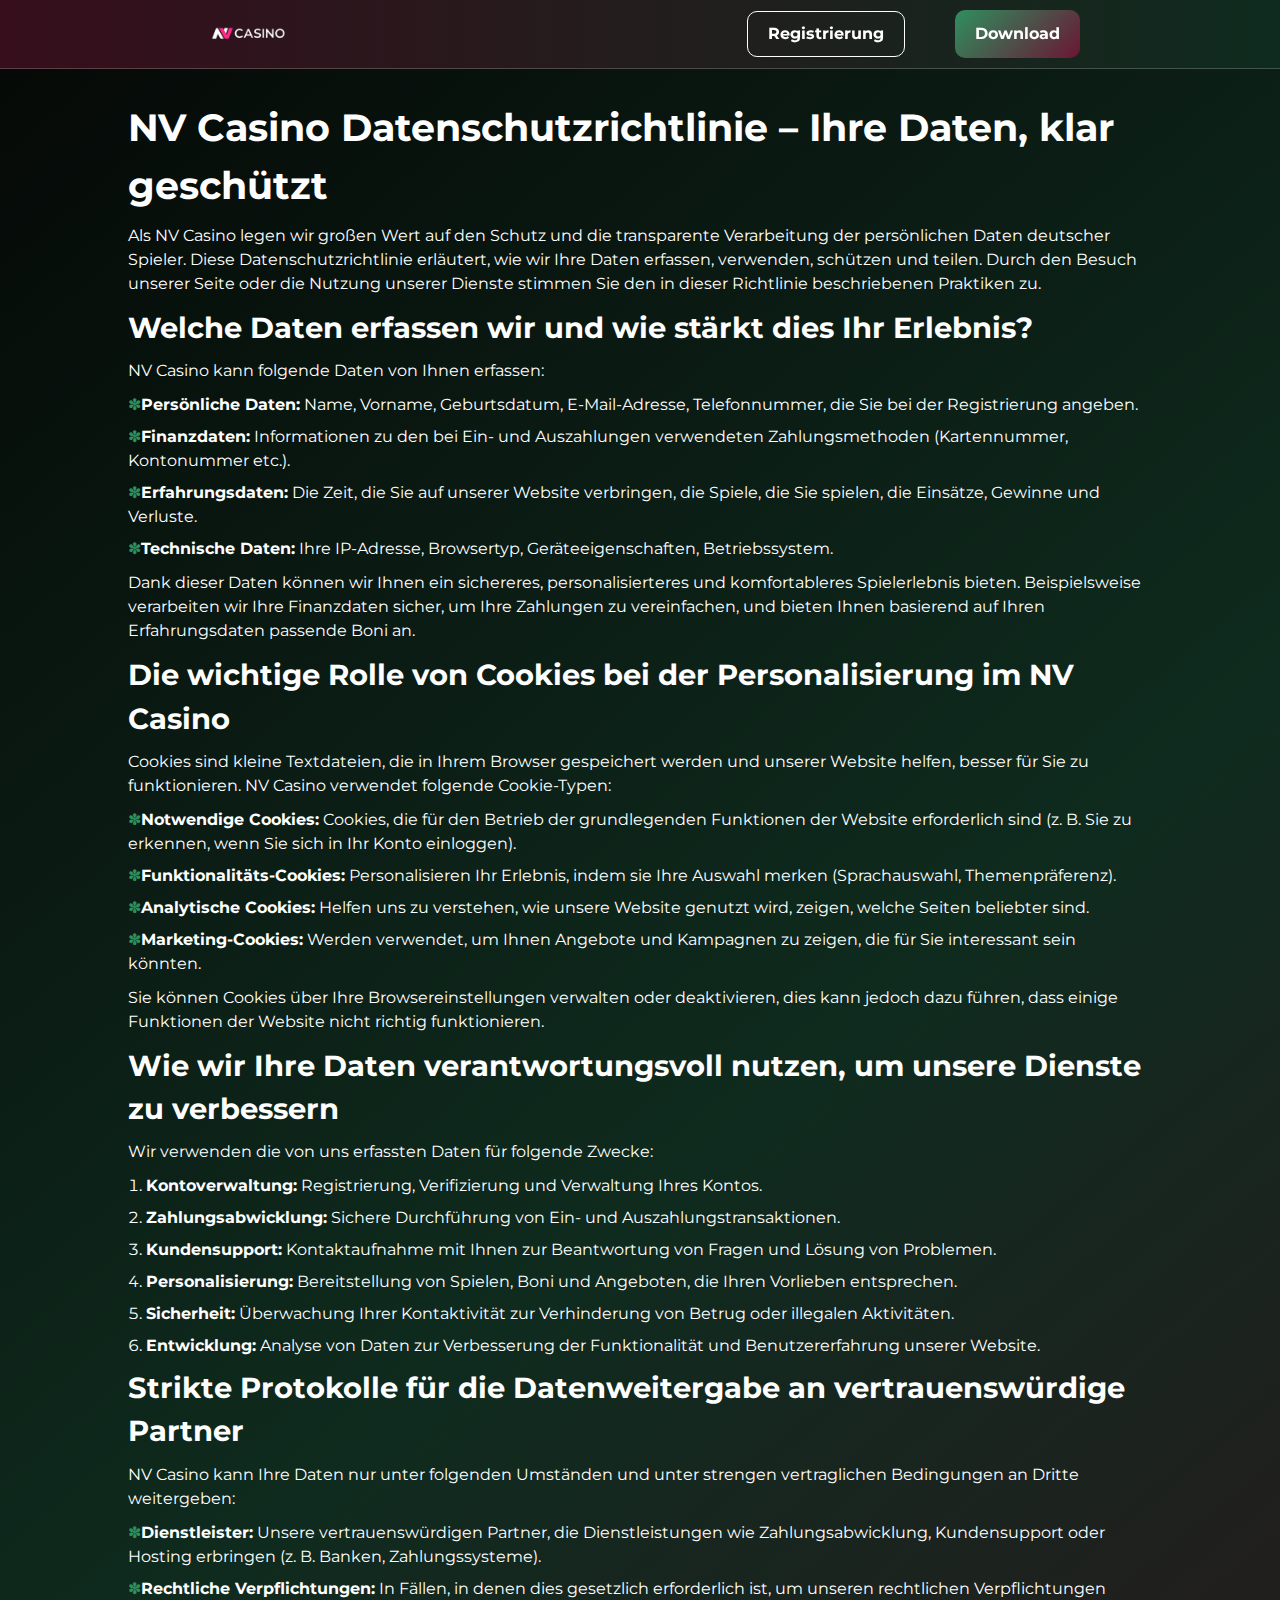
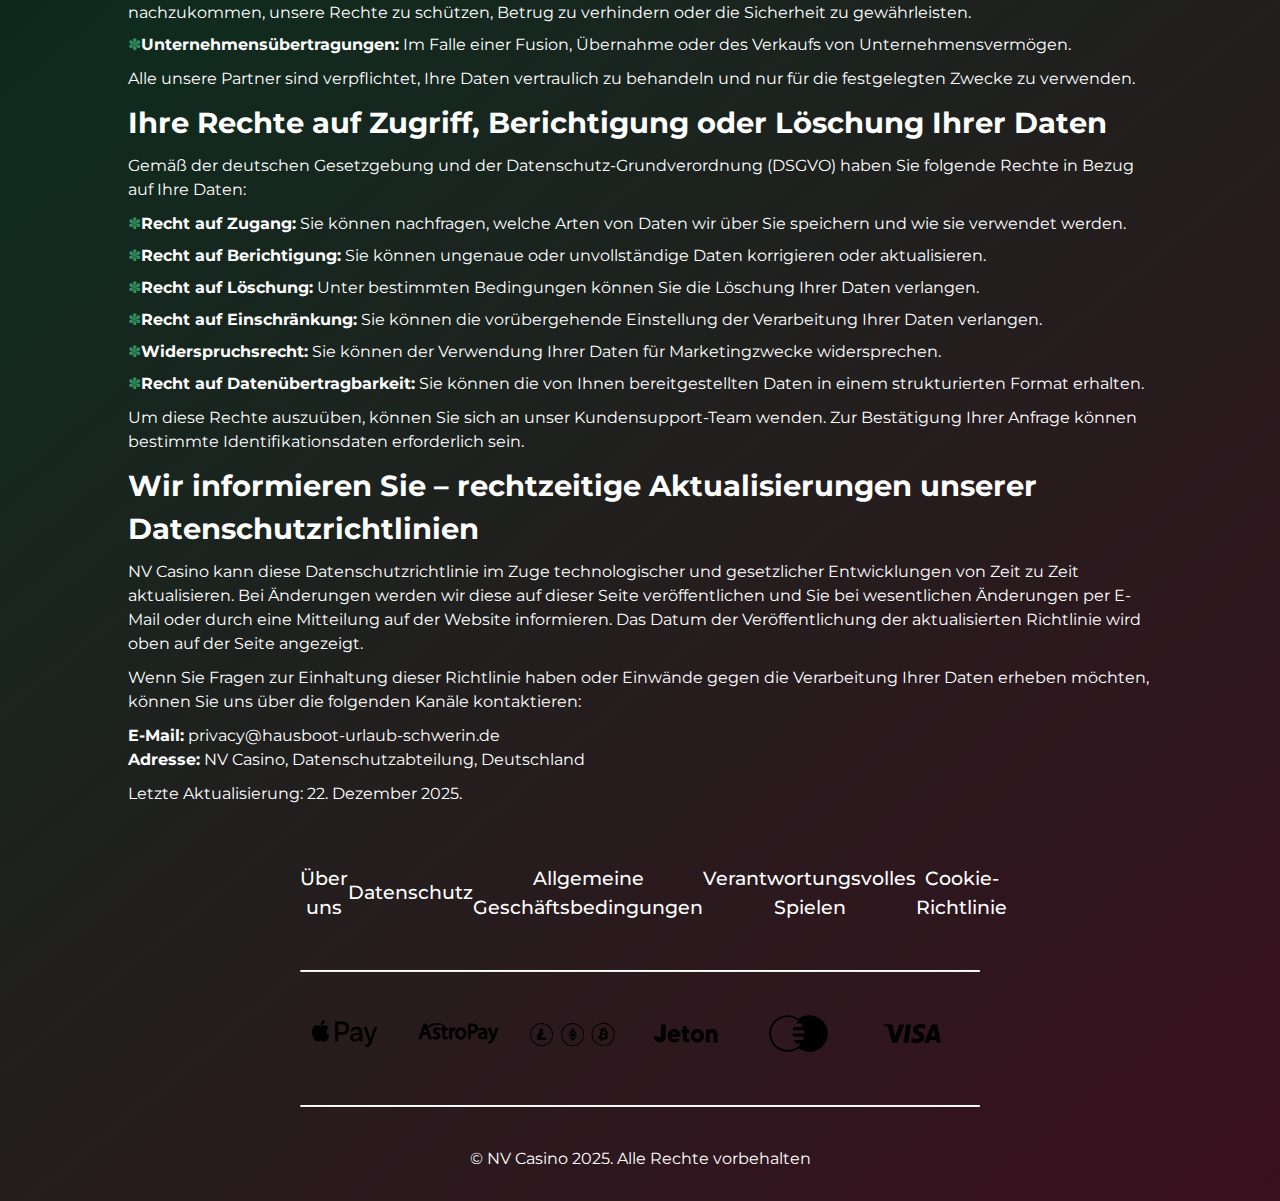
<file: privacy-policy/index.html>
<!DOCTYPE html>
<html lang="de">

<head>
    <meta charset="UTF-8">
    <meta name="viewport" content="width=device-width, initial-scale=1.0">
    <link rel="stylesheet" href="/style.css">
    <link rel="shortcut icon" href="/favicon.ico" type="image/x-icon">
    <title>NV Casino – Datenschutzrichtlinie</title>
    <meta name="description"
        content="NV Casino gewährleistet vollständige Transparenz bei der Datenverarbeitung. Erfahren Sie, wie wir Ihre Daten sicher erfassen, schützen und verwenden.">
    <meta name="googlebot" content="index,follow,noarchive">

    <link rel="canonical" href="https://hausboot-urlaub-schwerin.de/privacy-policy/">

    <meta property="og:type" content="website" />
    <meta property="og:title" content="NV Casino – Datenschutzrichtlinie" />
    <meta property="og:description"
        content="NV Casino gewährleistet vollständige Transparenz bei der Datenverarbeitung. Erfahren Sie, wie wir Ihre Daten sicher erfassen, schützen und verwenden." />
    <meta property="og:url" content="https://hausboot-urlaub-schwerin.de/privacy-policy/" />
    <meta property="og:site_name" content="NV Casino" />
    <meta property="og:locale" content="de_DE" />

    <meta name="twitter:card" content="summary" />
    <meta name="twitter:title" content="NV Casino Datenschutzrichtlinie" />
    <meta name="twitter:description"
        content="Die Richtlinie von NV Casino zum Schutz und zur transparenten Verarbeitung Ihrer Daten." />

    <script type="application/ld+json">
    {
        "@context": "https://schema.org",
        "@type": "WebPage",
        "name": "NV Casino Datenschutzrichtlinie",
        "description": "NV Casino gewährleistet vollständige Transparenz bei der Datenverarbeitung.",
        "url": "https://hausboot-urlaub-schwerin.de/privacy-policy/",
        "inLanguage": "de-DE"
    }
    </script>
</head>

<body>

    <header>
        <div class="logo">
            <a href="/"><img src="/img/logo.webp" alt="NV Casino logo" width="140" height="70"></a>
        </div>

        <div class="header-btn">
            <a href="/play/" rel="nofollow" content="noindex" class="h-violet-btn">Registrierung</a>
            <a href="/play/" rel="nofollow" content="noindex" class="h-accent-btn">Download</a>
        </div>
    </header>

    <main>
        <div class="wrapper">
            <div class="container">
                <h1>NV Casino Datenschutzrichtlinie – Ihre Daten, klar geschützt</h1>
                <p class="txt">
                    Als NV Casino legen wir großen Wert auf den Schutz und die transparente Verarbeitung der
                    persönlichen Daten deutscher Spieler. Diese Datenschutzrichtlinie erläutert, wie wir Ihre Daten
                    erfassen, verwenden, schützen und teilen. Durch den Besuch unserer Seite oder die Nutzung unserer
                    Dienste stimmen Sie den in dieser Richtlinie beschriebenen Praktiken zu.
                </p>

                <h2>Welche Daten erfassen wir und wie stärkt dies Ihr Erlebnis?</h2>
                <p class="txt">
                    NV Casino kann folgende Daten von Ihnen erfassen:
                </p>
                <ul>
                    <li><strong>Persönliche Daten:</strong> Name, Vorname, Geburtsdatum, E-Mail-Adresse, Telefonnummer,
                        die Sie bei der Registrierung angeben.</li>
                    <li><strong>Finanzdaten:</strong> Informationen zu den bei Ein- und Auszahlungen verwendeten
                        Zahlungsmethoden (Kartennummer, Kontonummer etc.).</li>
                    <li><strong>Erfahrungsdaten:</strong> Die Zeit, die Sie auf unserer Website verbringen, die Spiele,
                        die Sie spielen, die Einsätze, Gewinne und Verluste.</li>
                    <li><strong>Technische Daten:</strong> Ihre IP-Adresse, Browsertyp, Geräteeigenschaften,
                        Betriebssystem.</li>
                </ul>
                <p class="txt">
                    Dank dieser Daten können wir Ihnen ein sichereres, personalisierteres und komfortableres
                    Spielerlebnis bieten. Beispielsweise verarbeiten wir Ihre Finanzdaten sicher, um Ihre Zahlungen zu
                    vereinfachen, und bieten Ihnen basierend auf Ihren Erfahrungsdaten passende Boni an.
                </p>

                <h2>Die wichtige Rolle von Cookies bei der Personalisierung im NV Casino</h2>
                <p class="txt">
                    Cookies sind kleine Textdateien, die in Ihrem Browser gespeichert werden und unserer Website helfen,
                    besser für Sie zu funktionieren. NV Casino verwendet folgende Cookie-Typen:
                </p>
                <ul>
                    <li><strong>Notwendige Cookies:</strong> Cookies, die für den Betrieb der grundlegenden Funktionen
                        der Website erforderlich sind (z. B. Sie zu erkennen, wenn Sie sich in Ihr Konto einloggen).
                    </li>
                    <li><strong>Funktionalitäts-Cookies:</strong> Personalisieren Ihr Erlebnis, indem sie Ihre Auswahl
                        merken (Sprachauswahl, Themenpräferenz).</li>
                    <li><strong>Analytische Cookies:</strong> Helfen uns zu verstehen, wie unsere Website genutzt wird,
                        zeigen, welche Seiten beliebter sind.</li>
                    <li><strong>Marketing-Cookies:</strong> Werden verwendet, um Ihnen Angebote und Kampagnen zu zeigen,
                        die für Sie interessant sein könnten.</li>
                </ul>
                <p class="txt">
                    Sie können Cookies über Ihre Browsereinstellungen verwalten oder deaktivieren, dies kann jedoch dazu
                    führen, dass einige Funktionen der Website nicht richtig funktionieren.
                </p>

                <h2>Wie wir Ihre Daten verantwortungsvoll nutzen, um unsere Dienste zu verbessern</h2>
                <p class="txt">
                    Wir verwenden die von uns erfassten Daten für folgende Zwecke:
                </p>
                <ol>
                    <li><strong>Kontoverwaltung:</strong> Registrierung, Verifizierung und Verwaltung Ihres Kontos.</li>
                    <li><strong>Zahlungsabwicklung:</strong> Sichere Durchführung von Ein- und Auszahlungstransaktionen.
                    </li>
                    <li><strong>Kundensupport:</strong> Kontaktaufnahme mit Ihnen zur Beantwortung von Fragen und Lösung
                        von Problemen.</li>
                    <li><strong>Personalisierung:</strong> Bereitstellung von Spielen, Boni und Angeboten, die Ihren
                        Vorlieben entsprechen.</li>
                    <li><strong>Sicherheit:</strong> Überwachung Ihrer Kontaktivität zur Verhinderung von Betrug oder
                        illegalen Aktivitäten.</li>
                    <li><strong>Entwicklung:</strong> Analyse von Daten zur Verbesserung der Funktionalität und
                        Benutzererfahrung unserer Website.</li>
                </ol>

                <h2>Strikte Protokolle für die Datenweitergabe an vertrauenswürdige Partner</h2>
                <p class="txt">
                    NV Casino kann Ihre Daten nur unter folgenden Umständen und unter strengen vertraglichen Bedingungen
                    an Dritte weitergeben:
                </p>
                <ul>
                    <li><strong>Dienstleister:</strong> Unsere vertrauenswürdigen Partner, die Dienstleistungen wie
                        Zahlungsabwicklung, Kundensupport oder Hosting erbringen (z. B. Banken, Zahlungssysteme).</li>
                    <li><strong>Rechtliche Verpflichtungen:</strong> In Fällen, in denen dies gesetzlich erforderlich
                        ist, um unseren rechtlichen Verpflichtungen nachzukommen, unsere Rechte zu schützen, Betrug zu
                        verhindern oder die Sicherheit zu gewährleisten.</li>
                    <li><strong>Unternehmensübertragungen:</strong> Im Falle einer Fusion, Übernahme oder des Verkaufs
                        von Unternehmensvermögen.</li>
                </ul>
                <p class="txt">
                    Alle unsere Partner sind verpflichtet, Ihre Daten vertraulich zu behandeln und nur für die
                    festgelegten Zwecke zu verwenden.
                </p>

                <h2>Ihre Rechte auf Zugriff, Berichtigung oder Löschung Ihrer Daten</h2>
                <p class="txt">
                    Gemäß der deutschen Gesetzgebung und der Datenschutz-Grundverordnung (DSGVO) haben Sie folgende
                    Rechte in Bezug auf Ihre Daten:
                </p>
                <ul>
                    <li><strong>Recht auf Zugang:</strong> Sie können nachfragen, welche Arten von Daten wir über Sie
                        speichern und wie sie verwendet werden.</li>
                    <li><strong>Recht auf Berichtigung:</strong> Sie können ungenaue oder unvollständige Daten
                        korrigieren oder aktualisieren.</li>
                    <li><strong>Recht auf Löschung:</strong> Unter bestimmten Bedingungen können Sie die Löschung Ihrer
                        Daten verlangen.</li>
                    <li><strong>Recht auf Einschränkung:</strong> Sie können die vorübergehende Einstellung der
                        Verarbeitung Ihrer Daten verlangen.</li>
                    <li><strong>Widerspruchsrecht:</strong> Sie können der Verwendung Ihrer Daten für Marketingzwecke
                        widersprechen.</li>
                    <li><strong>Recht auf Datenübertragbarkeit:</strong> Sie können die von Ihnen bereitgestellten Daten
                        in einem strukturierten Format erhalten.</li>
                </ul>
                <p class="txt">
                    Um diese Rechte auszuüben, können Sie sich an unser Kundensupport-Team wenden. Zur Bestätigung Ihrer
                    Anfrage können bestimmte Identifikationsdaten erforderlich sein.
                </p>

                <h2>Wir informieren Sie – rechtzeitige Aktualisierungen unserer Datenschutzrichtlinien</h2>
                <p class="txt">
                    NV Casino kann diese Datenschutzrichtlinie im Zuge technologischer und gesetzlicher Entwicklungen
                    von Zeit zu Zeit aktualisieren. Bei Änderungen werden wir diese auf dieser Seite veröffentlichen und
                    Sie bei wesentlichen Änderungen per E-Mail oder durch eine Mitteilung auf der Website informieren.
                    Das Datum der Veröffentlichung der aktualisierten Richtlinie wird oben auf der Seite angezeigt.
                </p>
                <p class="txt">
                    Wenn Sie Fragen zur Einhaltung dieser Richtlinie haben oder Einwände gegen die Verarbeitung Ihrer
                    Daten erheben möchten, können Sie uns über die folgenden Kanäle kontaktieren:
                </p>
                <p class="txt">
                    <strong>E-Mail:</strong> privacy@hausboot-urlaub-schwerin.de<br>
                    <strong>Adresse:</strong> NV Casino, Datenschutzabteilung, Deutschland
                </p>
                <p class="txt">
                    Letzte Aktualisierung: 22. Dezember 2025.
                </p>
            </div>
        </div>
    </main>

    <footer>
        <ul>
            <li>
                <a href="/about-us/">Über uns</a>
            </li>
            <li>
                <a href="/privacy-policy/">Datenschutz</a>
            </li>
            <li>
                <a href="/terms-and-conditions/">Allgemeine Geschäftsbedingungen</a>
            </li>
            <li>
                <a href="/responsible-gambling/">Verantwortungsvolles Spielen</a>
            </li>
            <li>
                <a href="/cookie-policy/">Cookie-Richtlinie</a>
            </li>
        </ul>

        <hr>

        <ul>
            <li>
                <img src="/img/apple.svg" alt="apple pay" width="100" height="50">
            </li>
            <li>
                <img src="/img/astropay.svg" alt="astro pay" width="100" height="50">
            </li>
            <li>
                <img src="/img/crypto.svg" alt="crypto pay" width="100" height="50">
            </li>
            <li>
                <img src="/img/jeton.svg" alt="jeton pay" width="100" height="50">
            </li>
            <li>
                <img src="/img/mastercard.svg" alt="mastercard pay" width="100" height="50">
            </li>
            <li>
                <img src="/img/visa.svg" alt="visa pay" width="100" height="50">
            </li>
        </ul>

        <hr>

        <p class="txt">
            © NV Casino 2025. Alle Rechte vorbehalten
        </p>
    </footer>
</body>

</html>
</file>
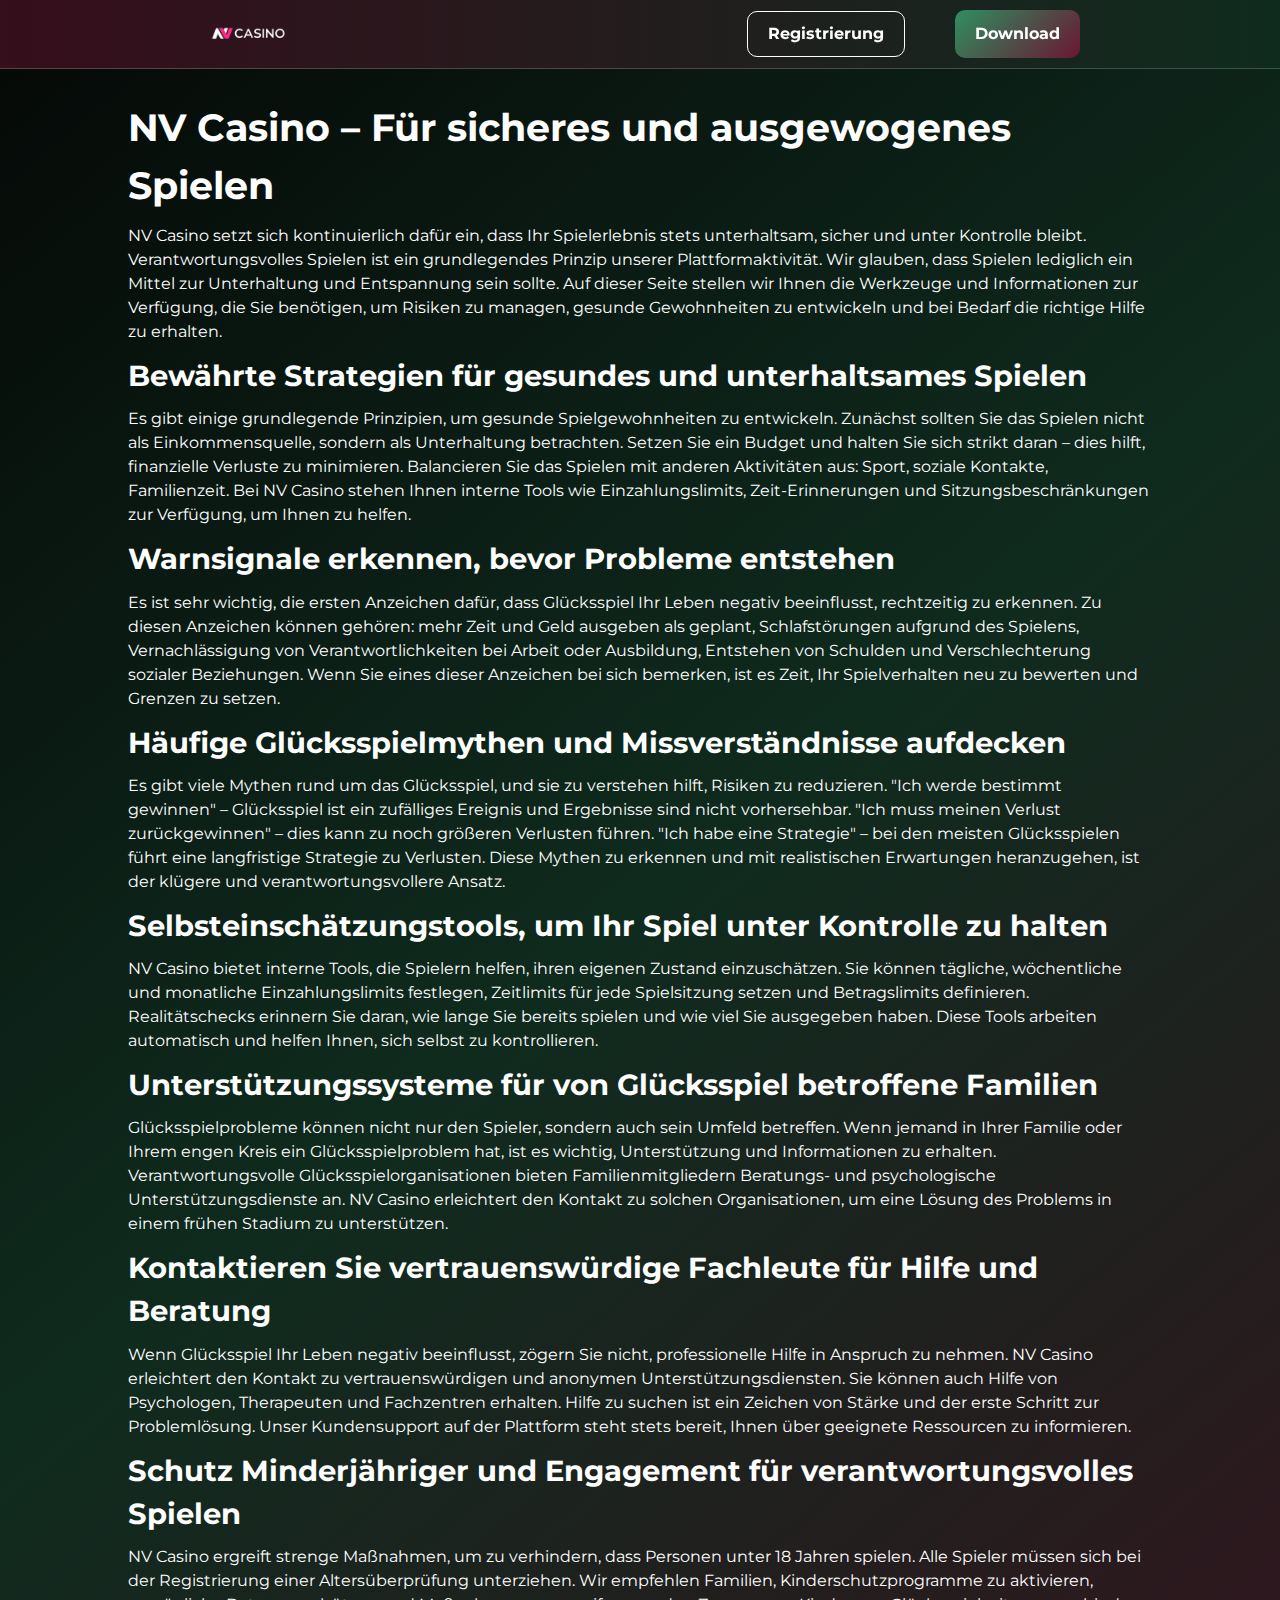
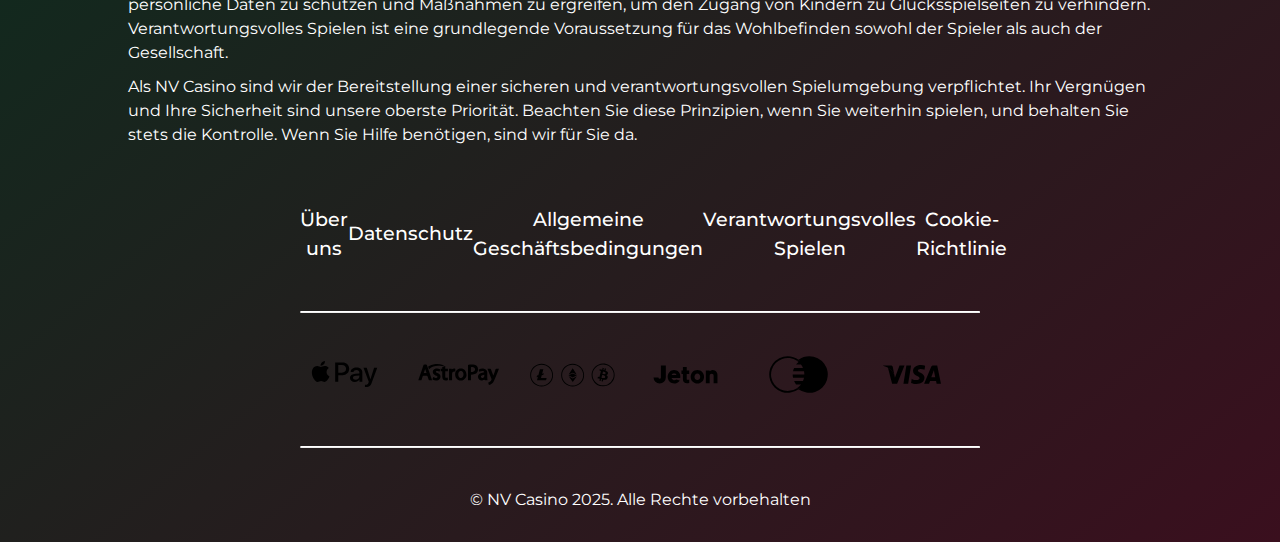
<file: responsible-gambling/index.html>
<!DOCTYPE html>
<html lang="de">

<head>
    <meta charset="UTF-8">
    <meta name="viewport" content="width=device-width, initial-scale=1.0">
    <link rel="stylesheet" href="/style.css">
    <link rel="shortcut icon" href="/favicon.ico" type="image/x-icon">
    <title>Meistern Sie verantwortungsbewusstes Spielen mit NV Casino</title>
    <meta name="description"
        content="NV Casino hilft Ihnen, vernünftig zu spielen und den Prozess unter Kontrolle zu halten. Erfahren Sie, wie Sie riskantes Verhalten erkennen, effektive Selbstkontrolltools nutzen und professionelle Hilfe für sicheres Spielen finden.">
    <meta name="googlebot" content="index,follow,noarchive">

    <link rel="canonical" href="https://hausboot-urlaub-schwerin.de/responsible-gambling/">

    <meta property="og:type" content="website" />
    <meta property="og:title" content="Meistern Sie verantwortungsbewusstes Spielen mit NV Casino" />
    <meta property="og:description"
        content="NV Casino hilft Ihnen, vernünftig zu spielen und den Prozess unter Kontrolle zu halten. Erfahren Sie, wie Sie riskantes Verhalten erkennen, Selbstkontrolltools nutzen." />
    <meta property="og:url" content="https://hausboot-urlaub-schwerin.de/responsible-gambling/" />
    <meta property="og:site_name" content="NV Casino" />
    <meta property="og:image" content="https://hausboot-urlaub-schwerin.de/img/1.webp" />
    <meta property="og:locale" content="de_DE" />

    <meta name="twitter:card" content="summary_large_image" />
    <meta name="twitter:title" content="Verantwortungsbewusstes Spielen mit NV Casino" />
    <meta name="twitter:description"
        content="NV Casino: verantwortungsvolles Spiel, Selbstkontrolltools und professionelle Unterstützung." />
    <meta name="twitter:image" content="https://hausboot-urlaub-schwerin.de/img/1.webp" />
</head>

<body>

    <header>
        <div class="logo">
            <a href="/"><img src="/img/logo.webp" alt="NV Casino logo" width="140" height="70"></a>
        </div>

        <div class="header-btn">
            <a href="/play/" rel="nofollow" content="noindex" class="h-violet-btn">Registrierung</a>
            <a href="/play/" rel="nofollow" content="noindex" class="h-accent-btn">Download</a>
        </div>
    </header>

    <main>
        <div class="wrapper">
            <div class="container">
                <h1>NV Casino – Für sicheres und ausgewogenes Spielen</h1>

                <p class="txt">
                    NV Casino setzt sich kontinuierlich dafür ein, dass Ihr Spielerlebnis stets unterhaltsam, sicher und
                    unter Kontrolle bleibt. Verantwortungsvolles Spielen ist ein grundlegendes Prinzip unserer
                    Plattformaktivität. Wir glauben, dass Spielen lediglich ein Mittel zur Unterhaltung und Entspannung
                    sein sollte. Auf dieser Seite stellen wir Ihnen die Werkzeuge und Informationen zur Verfügung, die
                    Sie benötigen, um Risiken zu managen, gesunde Gewohnheiten zu entwickeln und bei Bedarf die richtige
                    Hilfe zu erhalten.
                </p>

                <h2>Bewährte Strategien für gesundes und unterhaltsames Spielen</h2>
                <p class="txt">
                    Es gibt einige grundlegende Prinzipien, um gesunde Spielgewohnheiten zu entwickeln. Zunächst sollten
                    Sie das Spielen nicht als Einkommensquelle, sondern als Unterhaltung betrachten. Setzen Sie ein
                    Budget und halten Sie sich strikt daran – dies hilft, finanzielle Verluste zu minimieren.
                    Balancieren Sie das Spielen mit anderen Aktivitäten aus: Sport, soziale Kontakte, Familienzeit. Bei
                    NV Casino stehen Ihnen interne Tools wie Einzahlungslimits, Zeit-Erinnerungen und
                    Sitzungsbeschränkungen zur Verfügung, um Ihnen zu helfen.
                </p>

                <h2>Warnsignale erkennen, bevor Probleme entstehen</h2>
                <p class="txt">
                    Es ist sehr wichtig, die ersten Anzeichen dafür, dass Glücksspiel Ihr Leben negativ beeinflusst,
                    rechtzeitig zu erkennen. Zu diesen Anzeichen können gehören: mehr Zeit und Geld ausgeben als
                    geplant, Schlafstörungen aufgrund des Spielens, Vernachlässigung von Verantwortlichkeiten bei Arbeit
                    oder Ausbildung, Entstehen von Schulden und Verschlechterung sozialer Beziehungen. Wenn Sie eines
                    dieser Anzeichen bei sich bemerken, ist es Zeit, Ihr Spielverhalten neu zu bewerten und Grenzen zu
                    setzen.
                </p>

                <h2>Häufige Glücksspielmythen und Missverständnisse aufdecken</h2>
                <p class="txt">
                    Es gibt viele Mythen rund um das Glücksspiel, und sie zu verstehen hilft, Risiken zu reduzieren.
                    "Ich werde bestimmt gewinnen" – Glücksspiel ist ein zufälliges Ereignis und Ergebnisse sind nicht
                    vorhersehbar. "Ich muss meinen Verlust zurückgewinnen" – dies kann zu noch größeren Verlusten
                    führen. "Ich habe eine Strategie" – bei den meisten Glücksspielen führt eine langfristige Strategie
                    zu Verlusten. Diese Mythen zu erkennen und mit realistischen Erwartungen heranzugehen, ist der
                    klügere und verantwortungsvollere Ansatz.
                </p>

                <h2>Selbsteinschätzungstools, um Ihr Spiel unter Kontrolle zu halten</h2>
                <p class="txt">
                    NV Casino bietet interne Tools, die Spielern helfen, ihren eigenen Zustand einzuschätzen. Sie können
                    tägliche, wöchentliche und monatliche Einzahlungslimits festlegen, Zeitlimits für jede Spielsitzung
                    setzen und Betragslimits definieren. Realitätschecks erinnern Sie daran, wie lange Sie bereits
                    spielen und wie viel Sie ausgegeben haben. Diese Tools arbeiten automatisch und helfen Ihnen, sich
                    selbst zu kontrollieren.
                </p>

                <h2>Unterstützungssysteme für von Glücksspiel betroffene Familien</h2>
                <p class="txt">
                    Glücksspielprobleme können nicht nur den Spieler, sondern auch sein Umfeld betreffen. Wenn jemand in
                    Ihrer Familie oder Ihrem engen Kreis ein Glücksspielproblem hat, ist es wichtig, Unterstützung und
                    Informationen zu erhalten. Verantwortungsvolle Glücksspielorganisationen bieten Familienmitgliedern
                    Beratungs- und psychologische Unterstützungsdienste an. NV Casino erleichtert den Kontakt zu solchen
                    Organisationen, um eine Lösung des Problems in einem frühen Stadium zu unterstützen.
                </p>

                <h2>Kontaktieren Sie vertrauenswürdige Fachleute für Hilfe und Beratung</h2>
                <p class="txt">
                    Wenn Glücksspiel Ihr Leben negativ beeinflusst, zögern Sie nicht, professionelle Hilfe in Anspruch
                    zu nehmen. NV Casino erleichtert den Kontakt zu vertrauenswürdigen und anonymen
                    Unterstützungsdiensten. Sie können auch Hilfe von Psychologen, Therapeuten und Fachzentren erhalten.
                    Hilfe zu suchen ist ein Zeichen von Stärke und der erste Schritt zur Problemlösung. Unser
                    Kundensupport auf der Plattform steht stets bereit, Ihnen über geeignete Ressourcen zu informieren.
                </p>

                <h2>Schutz Minderjähriger und Engagement für verantwortungsvolles Spielen</h2>
                <p class="txt">
                    NV Casino ergreift strenge Maßnahmen, um zu verhindern, dass Personen unter 18 Jahren spielen. Alle
                    Spieler müssen sich bei der Registrierung einer Altersüberprüfung unterziehen. Wir empfehlen
                    Familien, Kinderschutzprogramme zu aktivieren, persönliche Daten zu schützen und Maßnahmen zu
                    ergreifen, um den Zugang von Kindern zu Glücksspielseiten zu verhindern. Verantwortungsvolles
                    Spielen ist eine grundlegende Voraussetzung für das Wohlbefinden sowohl der Spieler als auch der
                    Gesellschaft.
                </p>

                <p class="txt">
                    Als NV Casino sind wir der Bereitstellung einer sicheren und verantwortungsvollen Spielumgebung
                    verpflichtet. Ihr Vergnügen und Ihre Sicherheit sind unsere oberste Priorität. Beachten Sie diese
                    Prinzipien, wenn Sie weiterhin spielen, und behalten Sie stets die Kontrolle. Wenn Sie Hilfe
                    benötigen, sind wir für Sie da.
                </p>
            </div>
        </div>
    </main>

    <footer>
        <ul>
            <li>
                <a href="/about-us/">Über uns</a>
            </li>
            <li>
                <a href="/privacy-policy/">Datenschutz</a>
            </li>
            <li>
                <a href="/terms-and-conditions/">Allgemeine Geschäftsbedingungen</a>
            </li>
            <li>
                <a href="/responsible-gambling/">Verantwortungsvolles Spielen</a>
            </li>
            <li>
                <a href="/cookie-policy/">Cookie-Richtlinie</a>
            </li>
        </ul>

        <hr>

        <ul>
            <li>
                <img src="/img/apple.svg" alt="apple pay" width="100" height="50">
            </li>
            <li>
                <img src="/img/astropay.svg" alt="astro pay" width="100" height="50">
            </li>
            <li>
                <img src="/img/crypto.svg" alt="crypto pay" width="100" height="50">
            </li>
            <li>
                <img src="/img/jeton.svg" alt="jeton pay" width="100" height="50">
            </li>
            <li>
                <img src="/img/mastercard.svg" alt="mastercard pay" width="100" height="50">
            </li>
            <li>
                <img src="/img/visa.svg" alt="visa pay" width="100" height="50">
            </li>
        </ul>

        <hr>

        <p class="txt">
            © NV Casino 2025. Alle Rechte vorbehalten
        </p>
    </footer>
</body>

</html>
</file>
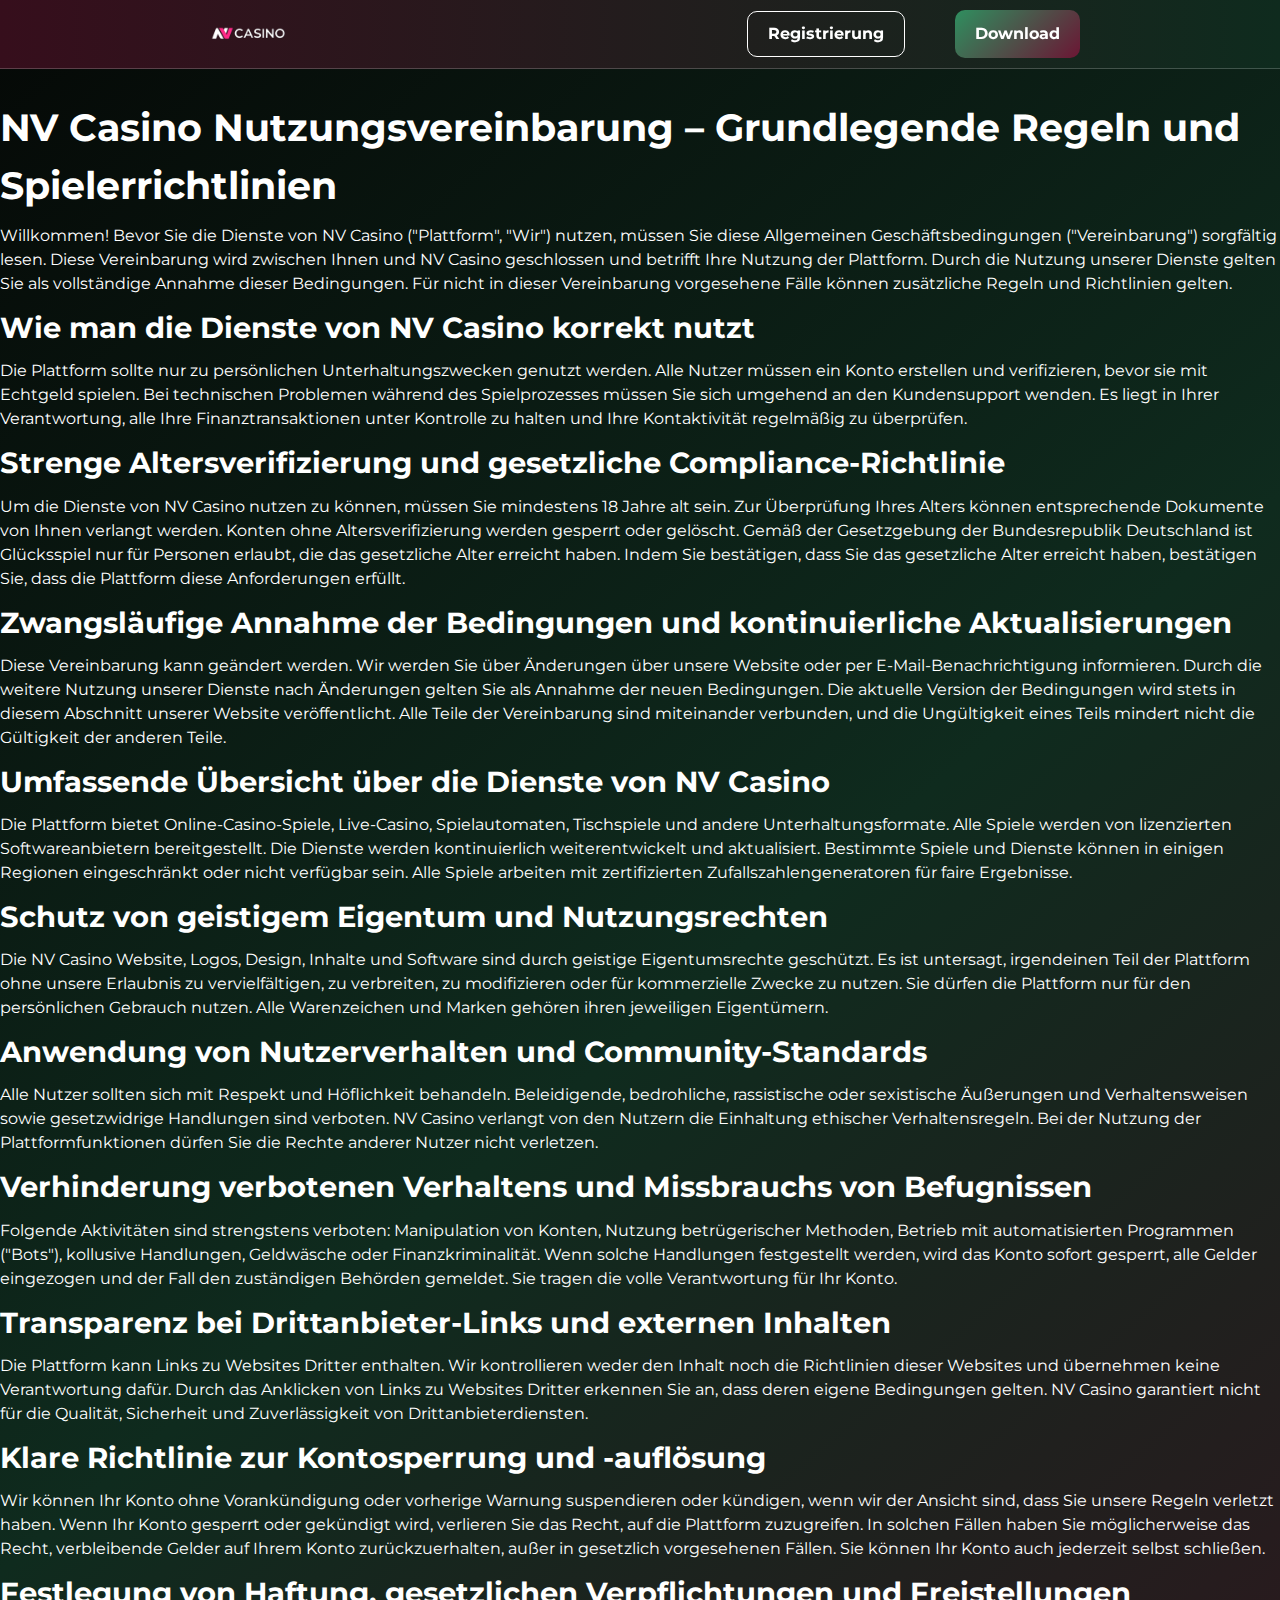
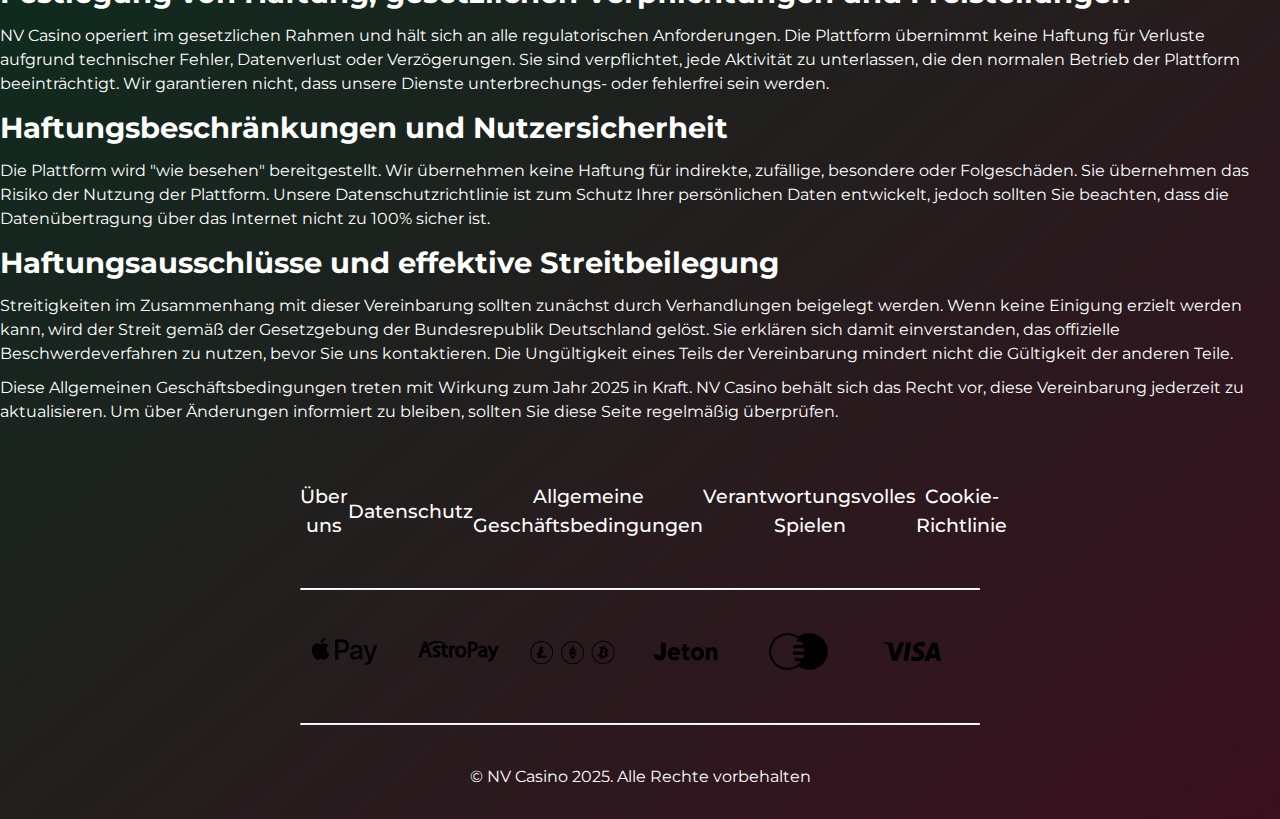
<file: terms-and-conditions/index.html>
<!DOCTYPE html>
<html lang="de">

<head>
    <meta charset="UTF-8">
    <meta name="viewport" content="width=device-width, initial-scale=1.0">
    <link rel="stylesheet" href="/style.css">
    <link rel="shortcut icon" href="/favicon.ico" type="image/x-icon">
    <title>Nutzungsvereinbarung und Spielerverantwortlichkeiten bei NV Casino</title>
    <meta name="description"
        content="Durch die Nutzung von NV Casino akzeptieren Sie klare Bedingungen, die entwickelt wurden, um Ihre Rechte zu schützen und ein sicheres, transparentes und faires Spielerlebnis zu gewährleisten.">
    <link rel="canonical" href="https://hausboot-urlaub-schwerin.de/terms-and-conditions/">
    <meta property="og:title" content="NV Casino Nutzungsvereinbarung und Bedingungen">
    <meta property="og:description"
        content="Regeln, Verpflichtungen und Verantwortlichkeiten, die bei der Nutzung der NV Casino Dienste gelten.">
    <meta property="og:url" content="https://hausboot-urlaub-schwerin.de/terms-and-conditions/">
    <meta property="og:type" content="website">
</head>

<body>

    <header>
        <div class="logo">
            <a href="/"><img src="/img/logo.webp" alt="NV Casino logo" width="140" height="70"></a>
        </div>

        <div class="header-btn">
            <a href="/play/" rel="nofollow" class="h-violet-btn">Registrierung</a>
            <a href="/play/" rel="nofollow" class="h-accent-btn">Download</a>
        </div>
    </header>

    <main>
        <div class="container">
            <h1>NV Casino Nutzungsvereinbarung – Grundlegende Regeln und Spielerrichtlinien</h1>

            <p class="txt">Willkommen! Bevor Sie die Dienste von NV Casino ("Plattform", "Wir") nutzen, müssen Sie diese
                Allgemeinen Geschäftsbedingungen ("Vereinbarung") sorgfältig lesen. Diese Vereinbarung wird zwischen
                Ihnen und NV Casino geschlossen und betrifft Ihre Nutzung der Plattform. Durch die Nutzung unserer
                Dienste gelten Sie als vollständige Annahme dieser Bedingungen. Für nicht in dieser Vereinbarung
                vorgesehene Fälle können zusätzliche Regeln und Richtlinien gelten.</p>

            <h2>Wie man die Dienste von NV Casino korrekt nutzt</h2>
            <p class="txt">Die Plattform sollte nur zu persönlichen Unterhaltungszwecken genutzt werden. Alle Nutzer
                müssen ein Konto erstellen und verifizieren, bevor sie mit Echtgeld spielen. Bei technischen Problemen
                während des Spielprozesses müssen Sie sich umgehend an den Kundensupport wenden. Es liegt in Ihrer
                Verantwortung, alle Ihre Finanztransaktionen unter Kontrolle zu halten und Ihre Kontaktivität regelmäßig
                zu überprüfen.</p>

            <h2>Strenge Altersverifizierung und gesetzliche Compliance-Richtlinie</h2>
            <p class="txt">Um die Dienste von NV Casino nutzen zu können, müssen Sie mindestens 18 Jahre alt sein. Zur
                Überprüfung Ihres Alters können entsprechende Dokumente von Ihnen verlangt werden. Konten ohne
                Altersverifizierung werden gesperrt oder gelöscht. Gemäß der Gesetzgebung der Bundesrepublik Deutschland
                ist Glücksspiel nur für Personen erlaubt, die das gesetzliche Alter erreicht haben. Indem Sie
                bestätigen, dass Sie das gesetzliche Alter erreicht haben, bestätigen Sie, dass die Plattform diese
                Anforderungen erfüllt.</p>

            <h2>Zwangsläufige Annahme der Bedingungen und kontinuierliche Aktualisierungen</h2>
            <p class="txt">Diese Vereinbarung kann geändert werden. Wir werden Sie über Änderungen über unsere Website
                oder per E-Mail-Benachrichtigung informieren. Durch die weitere Nutzung unserer Dienste nach Änderungen
                gelten Sie als Annahme der neuen Bedingungen. Die aktuelle Version der Bedingungen wird stets in diesem
                Abschnitt unserer Website veröffentlicht. Alle Teile der Vereinbarung sind miteinander verbunden, und
                die Ungültigkeit eines Teils mindert nicht die Gültigkeit der anderen Teile.</p>

            <h2>Umfassende Übersicht über die Dienste von NV Casino</h2>
            <p class="txt">Die Plattform bietet Online-Casino-Spiele, Live-Casino, Spielautomaten, Tischspiele und
                andere Unterhaltungsformate. Alle Spiele werden von lizenzierten Softwareanbietern bereitgestellt. Die
                Dienste werden kontinuierlich weiterentwickelt und aktualisiert. Bestimmte Spiele und Dienste können in
                einigen Regionen eingeschränkt oder nicht verfügbar sein. Alle Spiele arbeiten mit zertifizierten
                Zufallszahlengeneratoren für faire Ergebnisse.</p>

            <h2>Schutz von geistigem Eigentum und Nutzungsrechten</h2>
            <p class="txt">Die NV Casino Website, Logos, Design, Inhalte und Software sind durch geistige
                Eigentumsrechte geschützt. Es ist untersagt, irgendeinen Teil der Plattform ohne unsere Erlaubnis zu
                vervielfältigen, zu verbreiten, zu modifizieren oder für kommerzielle Zwecke zu nutzen. Sie dürfen die
                Plattform nur für den persönlichen Gebrauch nutzen. Alle Warenzeichen und Marken gehören ihren
                jeweiligen Eigentümern.</p>

            <h2>Anwendung von Nutzerverhalten und Community-Standards</h2>
            <p class="txt">Alle Nutzer sollten sich mit Respekt und Höflichkeit behandeln. Beleidigende, bedrohliche,
                rassistische oder sexistische Äußerungen und Verhaltensweisen sowie gesetzwidrige Handlungen sind
                verboten. NV Casino verlangt von den Nutzern die Einhaltung ethischer Verhaltensregeln. Bei der Nutzung
                der Plattformfunktionen dürfen Sie die Rechte anderer Nutzer nicht verletzen.</p>

            <h2>Verhinderung verbotenen Verhaltens und Missbrauchs von Befugnissen</h2>
            <p class="txt">Folgende Aktivitäten sind strengstens verboten: Manipulation von Konten, Nutzung
                betrügerischer Methoden, Betrieb mit automatisierten Programmen ("Bots"), kollusive Handlungen,
                Geldwäsche oder Finanzkriminalität. Wenn solche Handlungen festgestellt werden, wird das Konto sofort
                gesperrt, alle Gelder eingezogen und der Fall den zuständigen Behörden gemeldet. Sie tragen die volle
                Verantwortung für Ihr Konto.</p>

            <h2>Transparenz bei Drittanbieter-Links und externen Inhalten</h2>
            <p class="txt">Die Plattform kann Links zu Websites Dritter enthalten. Wir kontrollieren weder den Inhalt
                noch die Richtlinien dieser Websites und übernehmen keine Verantwortung dafür. Durch das Anklicken von
                Links zu Websites Dritter erkennen Sie an, dass deren eigene Bedingungen gelten. NV Casino garantiert
                nicht für die Qualität, Sicherheit und Zuverlässigkeit von Drittanbieterdiensten.</p>

            <h2>Klare Richtlinie zur Kontosperrung und -auflösung</h2>
            <p class="txt">Wir können Ihr Konto ohne Vorankündigung oder vorherige Warnung suspendieren oder kündigen,
                wenn wir der Ansicht sind, dass Sie unsere Regeln verletzt haben. Wenn Ihr Konto gesperrt oder gekündigt
                wird, verlieren Sie das Recht, auf die Plattform zuzugreifen. In solchen Fällen haben Sie möglicherweise
                das Recht, verbleibende Gelder auf Ihrem Konto zurückzuerhalten, außer in gesetzlich vorgesehenen
                Fällen. Sie können Ihr Konto auch jederzeit selbst schließen.</p>

            <h2>Festlegung von Haftung, gesetzlichen Verpflichtungen und Freistellungen</h2>
            <p class="txt">NV Casino operiert im gesetzlichen Rahmen und hält sich an alle regulatorischen
                Anforderungen. Die Plattform übernimmt keine Haftung für Verluste aufgrund technischer Fehler,
                Datenverlust oder Verzögerungen. Sie sind verpflichtet, jede Aktivität zu unterlassen, die den normalen
                Betrieb der Plattform beeinträchtigt. Wir garantieren nicht, dass unsere Dienste unterbrechungs- oder
                fehlerfrei sein werden.</p>

            <h2>Haftungsbeschränkungen und Nutzersicherheit</h2>
            <p class="txt">Die Plattform wird "wie besehen" bereitgestellt. Wir übernehmen keine Haftung für indirekte,
                zufällige, besondere oder Folgeschäden. Sie übernehmen das Risiko der Nutzung der Plattform. Unsere
                Datenschutzrichtlinie ist zum Schutz Ihrer persönlichen Daten entwickelt, jedoch sollten Sie beachten,
                dass die Datenübertragung über das Internet nicht zu 100% sicher ist.</p>

            <h2>Haftungsausschlüsse und effektive Streitbeilegung</h2>
            <p class="txt">Streitigkeiten im Zusammenhang mit dieser Vereinbarung sollten zunächst durch Verhandlungen
                beigelegt werden. Wenn keine Einigung erzielt werden kann, wird der Streit gemäß der Gesetzgebung der
                Bundesrepublik Deutschland gelöst. Sie erklären sich damit einverstanden, das offizielle
                Beschwerdeverfahren zu nutzen, bevor Sie uns kontaktieren. Die Ungültigkeit eines Teils der Vereinbarung
                mindert nicht die Gültigkeit der anderen Teile.</p>

            <p class="txt">Diese Allgemeinen Geschäftsbedingungen treten mit Wirkung zum Jahr 2025 in Kraft. NV Casino
                behält sich das Recht vor, diese Vereinbarung jederzeit zu aktualisieren. Um über Änderungen informiert
                zu bleiben, sollten Sie diese Seite regelmäßig überprüfen.</p>
        </div>
    </main>

    <footer>
        <ul>
            <li>
                <a href="/about-us/">Über uns</a>
            </li>
            <li>
                <a href="/privacy-policy/">Datenschutz</a>
            </li>
            <li>
                <a href="/terms-and-conditions/">Allgemeine Geschäftsbedingungen</a>
            </li>
            <li>
                <a href="/responsible-gambling/">Verantwortungsvolles Spielen</a>
            </li>
            <li>
                <a href="/cookie-policy/">Cookie-Richtlinie</a>
            </li>
        </ul>

        <hr>

        <ul>
            <li>
                <img src="/img/apple.svg" alt="apple pay" width="100" height="50">
            </li>
            <li>
                <img src="/img/astropay.svg" alt="astro pay" width="100" height="50">
            </li>
            <li>
                <img src="/img/crypto.svg" alt="crypto pay" width="100" height="50">
            </li>
            <li>
                <img src="/img/jeton.svg" alt="jeton pay" width="100" height="50">
            </li>
            <li>
                <img src="/img/mastercard.svg" alt="mastercard pay" width="100" height="50">
            </li>
            <li>
                <img src="/img/visa.svg" alt="visa pay" width="100" height="50">
            </li>
        </ul>

        <hr>

        <p class="txt">
            © NV Casino 2025. Alle Rechte vorbehalten
        </p>
    </footer>
</body>

</html>
</file>
<file: style.css>
@font-face {
	font-family: Montserrat;
	src: url('./font/Montserrat-Regular.ttf') format('truetype');
	font-weight: 400;
	font-style: normal;
}
@font-face {
	font-family: Montserrat;
	src: url('./font/Montserrat-Medium.ttf') format('truetype');
	font-weight: 500;
	font-style: normal;
}
@font-face {
	font-family: Montserrat;
	src: url('./font/Montserrat-Bold.ttf') format('truetype');
	font-weight: 700;
	font-style: normal;
}

:root {
	--background: linear-gradient(140deg, #050806 0%, #0f2b1e 45%, #3a0f1e 100%);
	--header: linear-gradient(90deg, #3a0f1eee 0%, #0f2b1e 100%);
	--btn-accent: linear-gradient(135deg, #2f8f5f, #6b1634);
	--btn-inherit: #ffffff;
	--accent: #2f8f5f;
	--gift: #ffffff;
	--gift-btn: linear-gradient(135deg, #2a1847, #3a0f1e);
	--border-radius: 16px;
	--table: linear-gradient(180deg, #0b1a14, #110a36);
	--minus: #7a1f3d;
}

* {
	margin: 0;
	padding: 0;
	box-sizing: border-box;
	scroll-behavior: smooth;
	text-overflow: clip;
}

ul {
	list-style: '✽';
	list-style-position: inside;
}

ul li,
ol li {
	margin: 8px 0;
}

ul li::marker {
	color: var(--accent);
}

ol {
	list-style-position: inside;
}

a {
	text-decoration: none;
	color: inherit;
}

img,
video {
	width: 80%;
	height: auto;
	display: block;
	border-radius: var(--border-radius);
}

button {
	all: unset;
	cursor: pointer;
	box-sizing: border-box;
}

input,
textarea,
button,
select {
	font: inherit;
	border: none;
	outline: none;
}

h1,
h2,
h3,
h4,
h5,
h6 {
	font-weight: 500;
	color: var(--btn-inherit) fff;
}

h1 {
	font-weight: 700;
	font-size: 2.4rem;
}

h2 {
	font-size: 1.8rem;
	font-weight: 700;
}

h3 {
	font-size: 1.5rem;
	font-weight: 500;
	margin: 10px 0;
}

.txt {
	font-size: 1rem;
	margin: 10px 0;
}
body {
	font-family: 'Montserrat', sans-serif;
	font-size: 1rem;
	line-height: 1.5;
	background: var(--background);
	color: var(--btn-inherit);
	box-sizing: border-box;
}

main {
	width: 100%;
	margin: 0 auto;
}

header {
	padding: 10px 200px;
	height: auto;
	display: flex;
	align-items: center;
	justify-content: space-between;
	background: var(--header);
	backdrop-filter: blur(2px);
	border-bottom: 1px solid rgba(255, 255, 255, 0.2);
	max-width: 100vw;
	margin: 0 auto;
	position: sticky;
	top: 0;
	z-index: 100;
}

header img {
	width: 100px;
	height: auto;
	border-radius: 0;
}

.header-btn {
	display: flex;
	align-items: center;
	justify-content: space-between;
}

.h-violet-btn {
	padding: 10px 20px;
	font-size: 1rem;
	border: 1px solid var(--btn-inherit);
	border-radius: 10px;
	margin-right: 50px;
	font-weight: 700;
	transition: all 0.4s ease-in-out;
}

.h-accent-btn {
	padding: 12px 20px;
	font-size: 1rem;
	background: var(--btn-accent);
	border-radius: 10px;
	text-align: center;
	font-weight: 700;
	transition: all 0.4s ease-in-out;
}

.h-app-link {
	font-size: 1rem;
	font-weight: 600;
	transition: all 0.5s ease-in-out;
}

.h-violet-btn:hover,
.h-accent-btn:hover {
	transform: scale(1.1);
}

.h-app-link:hover {
	font-size: 1.2rem;
}

.wrapper {
	max-width: 80%;
	margin: 0 auto;
}

.promo {
	display: flex;
	align-items: center;
	justify-content: space-between;
	padding: 100px 200px;
	gap: 50px;
	background-image: linear-gradient(90deg, rgba(17, 22, 65, 0.89) 30%, rgba(255, 255, 255, 0) 100%),
		url(./img/layer.webp);
	background-repeat: no-repeat;
	background-size: cover;
}

.promo-l {
	width: 70%;
}

.promo-gift {
	background-color: var(--gift);
	width: 30%;
	height: auto;
	padding: 20px 40px;
	text-align: center;
	border-radius: 20px;
}

.gift-box {
	background-color: var(--gift);
	border-radius: 100%;
	width: 84px;
	height: auto;
	display: flex;
	align-items: center;
	justify-content: center;
	padding: 12px;
	margin: 0px auto;
	margin-top: -48px;
}

.txt-accent {
	color: var(--accent);
	font-size: 1.5rem;
	line-height: 2rem;
	font-weight: 700;
}

.btn-accent {
	display: inline-block;
	padding: 10px 16px;
	font-size: 1rem;
	background: var(--gift-btn);
	color: var(--btn-inherit) fff;
	border-radius: 10px;
	text-align: center;
	font-weight: 700;
	margin: 20px auto;
	text-transform: uppercase;
	transition: all 0.4s ease-in-out;
}

.btn-accent:hover {
	transform: scale(1.1);
}

.gift-zoom {
	animation: zoom-in-zoom-out 3s ease infinite;
}

@keyframes zoom-in-zoom-out {
	0% {
		scale: 120%;
	}
	50% {
		scale: 140%;
	}
	100% {
		scale: 120%;
	}
}

.navigation {
	margin: 20px auto;
	background: var(--gift-btn);
	border-radius: 16px;
	box-shadow: 0 -3px 3px var(--minus);
	padding: 8px;
	transition: all 0.5s ease;
}

.navigation:hover {
	box-shadow: 0 3px 5px var(--accent);
}

.txt-nav {
	text-align: center;
	cursor: pointer;
	position: relative;
	padding: 10px 0;
	font-size: 1.2rem;
	font-weight: 500;
	display: block;
}

.txt-nav::before {
	content: '☰';
	position: absolute;
	top: 11px;
	right: 20px;
}

.nav-list {
	margin: 0 auto;
	column-count: 3;
	width: 100%;
	border: 1px solid var(--accent);
	padding: 10px;
	background: var(--gift-btn);
	border-radius: 10px;
	display: none;
}

#toggle-nav:checked ~ .nav-list {
	display: block;
}

.nav-list li {
	margin: 4px 0;
}

.nav-list li a:hover {
	text-decoration: underline;
}

.container {
	margin: 30px auto;
}

.table-wrapper {
	overflow-x: auto;
	margin-top: 1.5rem;
	border-left: 1px solid rgba(255, 255, 255, 0.2);
	box-shadow: -1px 0 3px var(--minus);
	border-radius: var(--border-radius);
	width: 100%;
	transition: all 0.3s ease;
}

.table-wrapper:hover {
	box-shadow: -5px 0 8px var(--minus);
}

.table-wrapper table {
	width: 100%;
	border-collapse: collapse;
	color: var(--white);
	font-size: 1rem;
	min-width: 320px;
	background: var(--gift-btn);
	border-radius: 12px;
	margin: 20px auto;
}

thead {
	background: var(--table);
}

table td,
table th {
	border: 1px solid var(--background);
	padding: 8px;
}

table tr:nth-child(even) {
	background-color: #20173072;
}

.steps-container {
	display: flex;
	flex-direction: column;
	gap: 40px;
	padding-left: 24px;
	border-left: 3px solid #6edb7d;
	margin: 20px 40px;
	width: 100%;
}

.loggen {
	width: 80%;
	margin: 20px auto;
	padding: 40px;
	background: var(--gift-btn);
	border-radius: 10px;
	border: 2px solid var(--accent);
}

.loggen h2 {
	text-align: center;
}

.step {
	display: flex;
	align-items: flex-start;
	gap: 20px;
	position: relative;
}

.step-number {
	position: absolute;
	left: -40px;
	top: 0;
	background-color: #6edb7d;
	color: white;
	font-weight: bold;
	border-radius: 50%;
	width: 30px;
	height: 30px;
	text-align: center;
	line-height: 30px;
	font-size: 16px;
}

hr {
	width: 100%;
	border-top: 1px solid var(--btn-inherit);
	border-radius: 10px;
	margin-top: 10px;
}

.step-content {
	width: 90%;
}

.step-content h3 {
	margin: 0 0 10px;
	font-size: 20px;
	color: var(--btn-inherit);
}

.step-content img {
	max-width: 60%;
	border-radius: 8px;
	margin-bottom: 10px;
}

.promoties-bonus {
	display: flex;
	align-items: start;
	justify-content: space-evenly;
	gap: 30px;
}

.voordelen {
	width: 100%;
	border: 2px solid var(--btn-accent);
	border-radius: 12px;
}

.voordelen ul,
.nadelen ul {
	padding: 14px 20px;
}

.voordelen-title {
	display: flex;
	background: var(--btn-accent);
	font-size: 1.2rem;
	font-weight: 700;
	padding: 8px 14px;
	border-top-left-radius: 8px;
	border-top-right-radius: 8px;
}

.nadelen {
	width: 100%;
	border: 2px solid var(--minus);
	border-radius: 12px;
}

.nadelen-title {
	display: flex;
	background-color: var(--minus);
	font-size: 1.2rem;
	font-weight: 700;
	padding: 8px 14px;
	border-top-left-radius: 8px;
	border-top-right-radius: 8px;
}

.faq-contnetn {
	background: var(--table);
	padding: 18px 40px;
}

.qa-content {
	margin: 20px auto;
	display: flex;
	flex-direction: column;
}
.qa-scontent-title {
	margin: 10px auto;
	border-top: 1px solid var(--btn-inherit);
}

.qa-title {
	font-size: 20px;
	width: 100%;
	position: relative;
	margin: 0;
	display: block;
	cursor: pointer;
}

.qa-answaer {
	font-size: 18px;
	padding: 0px 10px;
	margin: 0 10px;
	color: var(--btn-inherit);
}

footer {
	display: flex;
	flex-direction: column;
	align-items: center;
	justify-content: center;
	gap: 30px;
	margin: 0 auto;
	width: 100%;
	padding: 20px 300px;
	background-color: var(--header);
	text-align: center;
}

footer ul {
	list-style: none;
	display: flex;
	align-items: center;
	justify-content: space-between;
	width: 100%;
	font-size: 1.2rem;
	font-weight: 500;
	transition: all 0.4s ease-in-out;
}

footer a img {
	width: 80px;
	height: auto;
}

footer ul li:hover {
	color: var(--btn-accent);
}

.f-active {
	color: var(--btn-accent);
}

.pages {
	padding: 20px 0;
	display: flex;
	flex-direction: column;
	gap: 20px;
}

@media (max-width: 1024px) {
	h1 {
		font-size: 2rem;
	}

	header {
		/* flex-wrap: wrap; */
		padding: 4px 6px;
		margin: 0 auto;
		text-align: center;
		align-items: center;
		justify-content: center;
		gap: 4px;
		max-width: 100vw;
		margin: 0 auto;
		position: sticky;
		top: 0;
		z-index: 100;
	}

	header img {
		max-width: 100px;
	}

	.h-violet-btn {
		margin-right: 10px;
	}

	.h-violet-btn,
	.h-accent-btn {
		padding: 10px 14px;
	}

	.header-app {
		position: absolute;
		bottom: -24px;
		background-color: var(--header);
		width: 100vw;
	}

	.promo {
		padding: 20px;
		margin: 0 auto;
		flex-direction: column;
	}

	.promo-l {
		width: 100%;
	}

	.promo-gift {
		width: 100%;
	}

	.nav-list {
		column-count: 2;
		justify-content: space-between;
	}

	table {
		width: 100%;
	}

	.loggen {
		width: 100%;
		margin: 20px 8px;
	}

	.promoties-bonus {
		flex-direction: column;
	}

	.wrapper {
		max-width: 100%;
		padding: 10px;
		margin: 20px auto;
	}

	footer {
		padding: 10px;
		text-align: center;
	}

	footer ul:first-child {
		flex-direction: column;
	}
}
</file>
